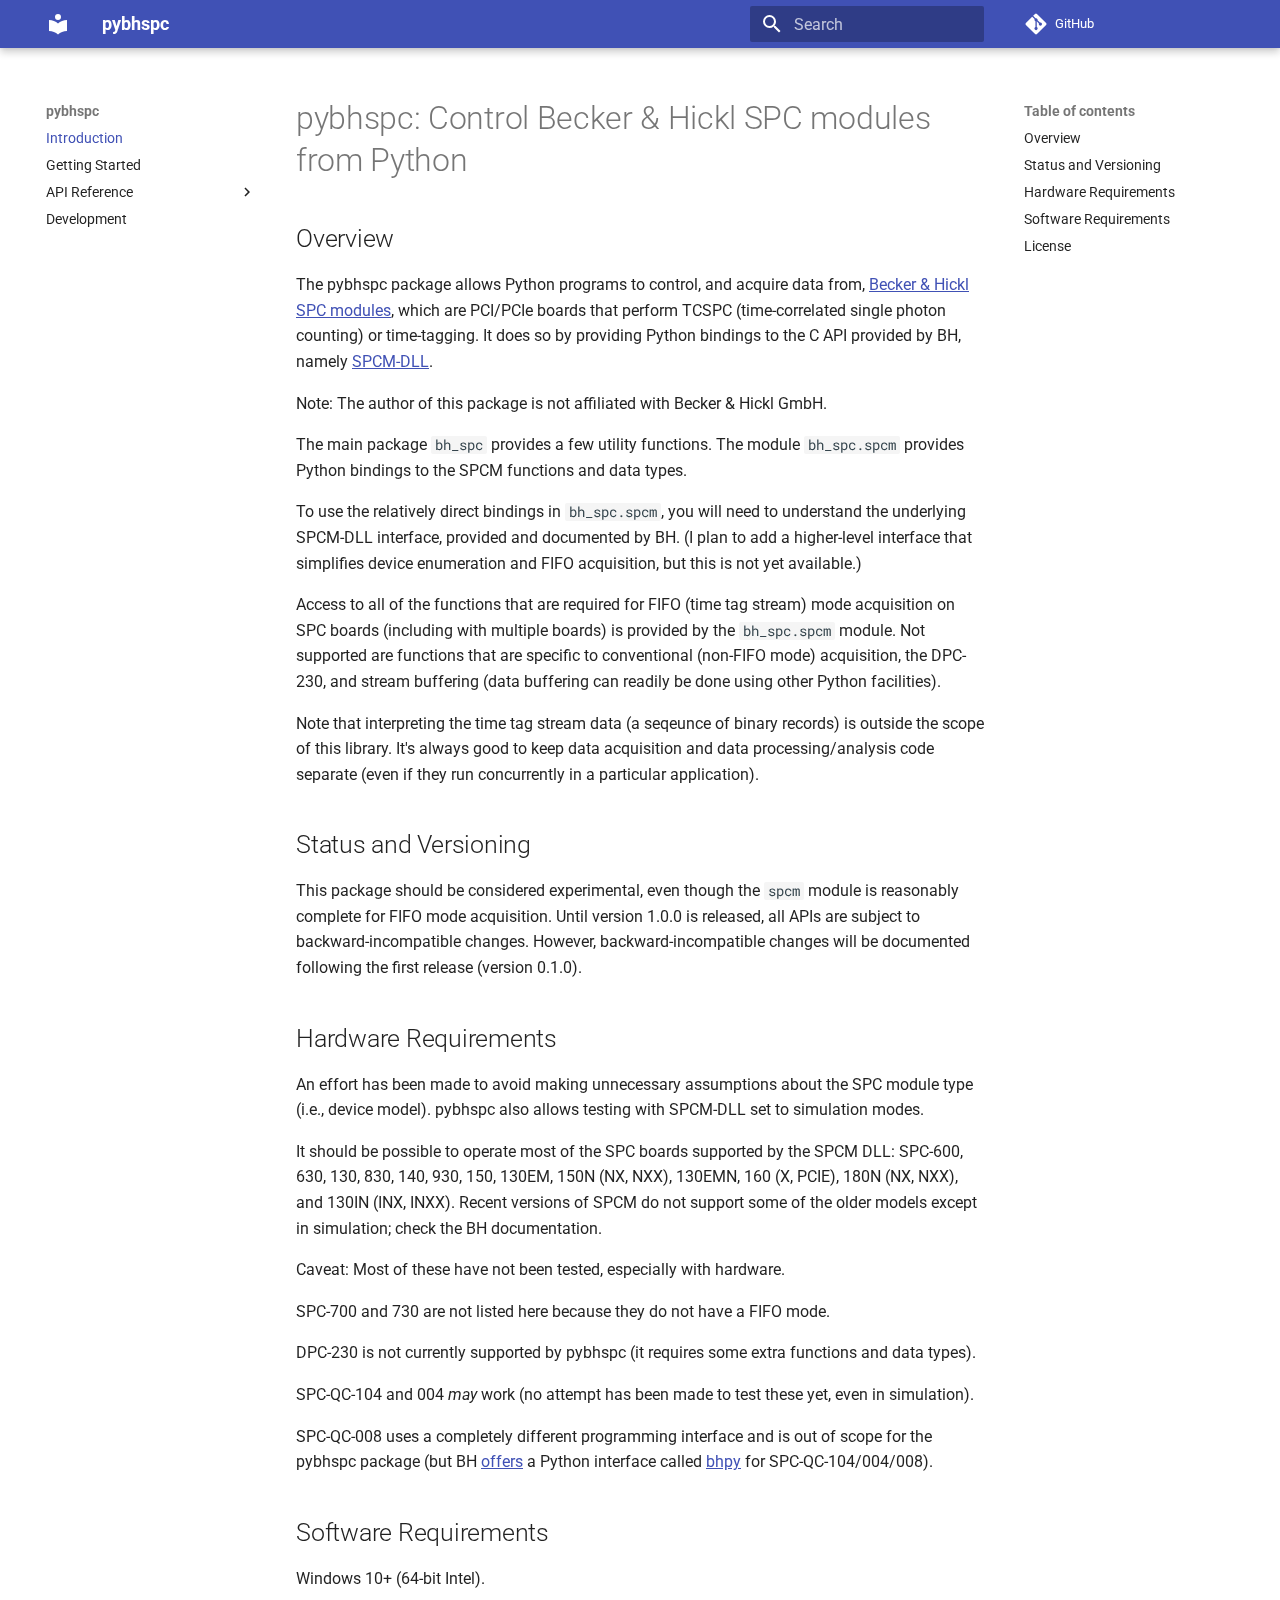
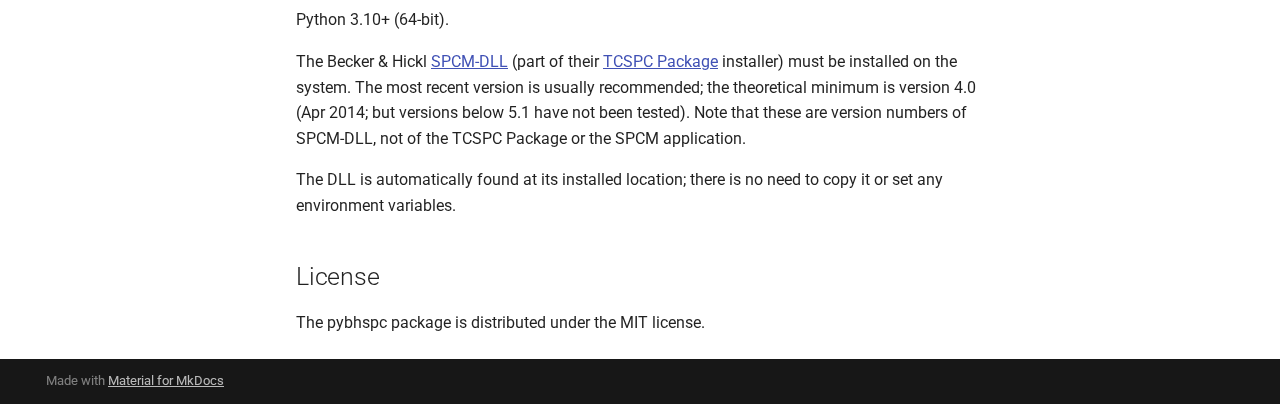
<file: index.html>
<!doctype html>
<html lang="en" class="no-js">
  <head>
    
      <meta charset="utf-8">
      <meta name="viewport" content="width=device-width,initial-scale=1">
      
      
      
      
      
        <link rel="next" href="getting_started/">
      
      
      <link rel="icon" href="assets/images/favicon.png">
      <meta name="generator" content="mkdocs-1.5.3, mkdocs-material-9.5.16">
    
    
      
        <title>pybhspc</title>
      
    
    
      <link rel="stylesheet" href="assets/stylesheets/main.bcfcd587.min.css">
      
      


    
    
      
    
    
      
        
        
        <link rel="preconnect" href="https://fonts.gstatic.com" crossorigin>
        <link rel="stylesheet" href="https://fonts.googleapis.com/css?family=Roboto:300,300i,400,400i,700,700i%7CRoboto+Mono:400,400i,700,700i&display=fallback">
        <style>:root{--md-text-font:"Roboto";--md-code-font:"Roboto Mono"}</style>
      
    
    
      <link rel="stylesheet" href="assets/_mkdocstrings.css">
    
      <link rel="stylesheet" href="stylesheets/extra.css">
    
    <script>__md_scope=new URL(".",location),__md_hash=e=>[...e].reduce((e,_)=>(e<<5)-e+_.charCodeAt(0),0),__md_get=(e,_=localStorage,t=__md_scope)=>JSON.parse(_.getItem(t.pathname+"."+e)),__md_set=(e,_,t=localStorage,a=__md_scope)=>{try{t.setItem(a.pathname+"."+e,JSON.stringify(_))}catch(e){}}</script>
    
      

    
    
    
  </head>
  
  
    <body dir="ltr">
  
    
    <input class="md-toggle" data-md-toggle="drawer" type="checkbox" id="__drawer" autocomplete="off">
    <input class="md-toggle" data-md-toggle="search" type="checkbox" id="__search" autocomplete="off">
    <label class="md-overlay" for="__drawer"></label>
    <div data-md-component="skip">
      
        
        <a href="#pybhspc-control-becker-hickl-spc-modules-from-python" class="md-skip">
          Skip to content
        </a>
      
    </div>
    <div data-md-component="announce">
      
    </div>
    
    
      

  

<header class="md-header md-header--shadow" data-md-component="header">
  <nav class="md-header__inner md-grid" aria-label="Header">
    <a href="." title="pybhspc" class="md-header__button md-logo" aria-label="pybhspc" data-md-component="logo">
      
  
  <svg xmlns="http://www.w3.org/2000/svg" viewBox="0 0 24 24"><path d="M12 8a3 3 0 0 0 3-3 3 3 0 0 0-3-3 3 3 0 0 0-3 3 3 3 0 0 0 3 3m0 3.54C9.64 9.35 6.5 8 3 8v11c3.5 0 6.64 1.35 9 3.54 2.36-2.19 5.5-3.54 9-3.54V8c-3.5 0-6.64 1.35-9 3.54Z"/></svg>

    </a>
    <label class="md-header__button md-icon" for="__drawer">
      
      <svg xmlns="http://www.w3.org/2000/svg" viewBox="0 0 24 24"><path d="M3 6h18v2H3V6m0 5h18v2H3v-2m0 5h18v2H3v-2Z"/></svg>
    </label>
    <div class="md-header__title" data-md-component="header-title">
      <div class="md-header__ellipsis">
        <div class="md-header__topic">
          <span class="md-ellipsis">
            pybhspc
          </span>
        </div>
        <div class="md-header__topic" data-md-component="header-topic">
          <span class="md-ellipsis">
            
              Introduction
            
          </span>
        </div>
      </div>
    </div>
    
    
      <script>var media,input,key,value,palette=__md_get("__palette");if(palette&&palette.color){"(prefers-color-scheme)"===palette.color.media&&(media=matchMedia("(prefers-color-scheme: light)"),input=document.querySelector(media.matches?"[data-md-color-media='(prefers-color-scheme: light)']":"[data-md-color-media='(prefers-color-scheme: dark)']"),palette.color.media=input.getAttribute("data-md-color-media"),palette.color.scheme=input.getAttribute("data-md-color-scheme"),palette.color.primary=input.getAttribute("data-md-color-primary"),palette.color.accent=input.getAttribute("data-md-color-accent"));for([key,value]of Object.entries(palette.color))document.body.setAttribute("data-md-color-"+key,value)}</script>
    
    
    
      <label class="md-header__button md-icon" for="__search">
        
        <svg xmlns="http://www.w3.org/2000/svg" viewBox="0 0 24 24"><path d="M9.5 3A6.5 6.5 0 0 1 16 9.5c0 1.61-.59 3.09-1.56 4.23l.27.27h.79l5 5-1.5 1.5-5-5v-.79l-.27-.27A6.516 6.516 0 0 1 9.5 16 6.5 6.5 0 0 1 3 9.5 6.5 6.5 0 0 1 9.5 3m0 2C7 5 5 7 5 9.5S7 14 9.5 14 14 12 14 9.5 12 5 9.5 5Z"/></svg>
      </label>
      <div class="md-search" data-md-component="search" role="dialog">
  <label class="md-search__overlay" for="__search"></label>
  <div class="md-search__inner" role="search">
    <form class="md-search__form" name="search">
      <input type="text" class="md-search__input" name="query" aria-label="Search" placeholder="Search" autocapitalize="off" autocorrect="off" autocomplete="off" spellcheck="false" data-md-component="search-query" required>
      <label class="md-search__icon md-icon" for="__search">
        
        <svg xmlns="http://www.w3.org/2000/svg" viewBox="0 0 24 24"><path d="M9.5 3A6.5 6.5 0 0 1 16 9.5c0 1.61-.59 3.09-1.56 4.23l.27.27h.79l5 5-1.5 1.5-5-5v-.79l-.27-.27A6.516 6.516 0 0 1 9.5 16 6.5 6.5 0 0 1 3 9.5 6.5 6.5 0 0 1 9.5 3m0 2C7 5 5 7 5 9.5S7 14 9.5 14 14 12 14 9.5 12 5 9.5 5Z"/></svg>
        
        <svg xmlns="http://www.w3.org/2000/svg" viewBox="0 0 24 24"><path d="M20 11v2H8l5.5 5.5-1.42 1.42L4.16 12l7.92-7.92L13.5 5.5 8 11h12Z"/></svg>
      </label>
      <nav class="md-search__options" aria-label="Search">
        
        <button type="reset" class="md-search__icon md-icon" title="Clear" aria-label="Clear" tabindex="-1">
          
          <svg xmlns="http://www.w3.org/2000/svg" viewBox="0 0 24 24"><path d="M19 6.41 17.59 5 12 10.59 6.41 5 5 6.41 10.59 12 5 17.59 6.41 19 12 13.41 17.59 19 19 17.59 13.41 12 19 6.41Z"/></svg>
        </button>
      </nav>
      
    </form>
    <div class="md-search__output">
      <div class="md-search__scrollwrap" data-md-scrollfix>
        <div class="md-search-result" data-md-component="search-result">
          <div class="md-search-result__meta">
            Initializing search
          </div>
          <ol class="md-search-result__list" role="presentation"></ol>
        </div>
      </div>
    </div>
  </div>
</div>
    
    
      <div class="md-header__source">
        <a href="https://github.com/marktsuchida/pybhspc" title="Go to repository" class="md-source" data-md-component="source">
  <div class="md-source__icon md-icon">
    
    <svg xmlns="http://www.w3.org/2000/svg" viewBox="0 0 448 512"><!--! Font Awesome Free 6.5.1 by @fontawesome - https://fontawesome.com License - https://fontawesome.com/license/free (Icons: CC BY 4.0, Fonts: SIL OFL 1.1, Code: MIT License) Copyright 2023 Fonticons, Inc.--><path d="M439.55 236.05 244 40.45a28.87 28.87 0 0 0-40.81 0l-40.66 40.63 51.52 51.52c27.06-9.14 52.68 16.77 43.39 43.68l49.66 49.66c34.23-11.8 61.18 31 35.47 56.69-26.49 26.49-70.21-2.87-56-37.34L240.22 199v121.85c25.3 12.54 22.26 41.85 9.08 55a34.34 34.34 0 0 1-48.55 0c-17.57-17.6-11.07-46.91 11.25-56v-123c-20.8-8.51-24.6-30.74-18.64-45L142.57 101 8.45 235.14a28.86 28.86 0 0 0 0 40.81l195.61 195.6a28.86 28.86 0 0 0 40.8 0l194.69-194.69a28.86 28.86 0 0 0 0-40.81z"/></svg>
  </div>
  <div class="md-source__repository">
    GitHub
  </div>
</a>
      </div>
    
  </nav>
  
</header>
    
    <div class="md-container" data-md-component="container">
      
      
        
          
        
      
      <main class="md-main" data-md-component="main">
        <div class="md-main__inner md-grid">
          
            
              
              <div class="md-sidebar md-sidebar--primary" data-md-component="sidebar" data-md-type="navigation" >
                <div class="md-sidebar__scrollwrap">
                  <div class="md-sidebar__inner">
                    



<nav class="md-nav md-nav--primary" aria-label="Navigation" data-md-level="0">
  <label class="md-nav__title" for="__drawer">
    <a href="." title="pybhspc" class="md-nav__button md-logo" aria-label="pybhspc" data-md-component="logo">
      
  
  <svg xmlns="http://www.w3.org/2000/svg" viewBox="0 0 24 24"><path d="M12 8a3 3 0 0 0 3-3 3 3 0 0 0-3-3 3 3 0 0 0-3 3 3 3 0 0 0 3 3m0 3.54C9.64 9.35 6.5 8 3 8v11c3.5 0 6.64 1.35 9 3.54 2.36-2.19 5.5-3.54 9-3.54V8c-3.5 0-6.64 1.35-9 3.54Z"/></svg>

    </a>
    pybhspc
  </label>
  
    <div class="md-nav__source">
      <a href="https://github.com/marktsuchida/pybhspc" title="Go to repository" class="md-source" data-md-component="source">
  <div class="md-source__icon md-icon">
    
    <svg xmlns="http://www.w3.org/2000/svg" viewBox="0 0 448 512"><!--! Font Awesome Free 6.5.1 by @fontawesome - https://fontawesome.com License - https://fontawesome.com/license/free (Icons: CC BY 4.0, Fonts: SIL OFL 1.1, Code: MIT License) Copyright 2023 Fonticons, Inc.--><path d="M439.55 236.05 244 40.45a28.87 28.87 0 0 0-40.81 0l-40.66 40.63 51.52 51.52c27.06-9.14 52.68 16.77 43.39 43.68l49.66 49.66c34.23-11.8 61.18 31 35.47 56.69-26.49 26.49-70.21-2.87-56-37.34L240.22 199v121.85c25.3 12.54 22.26 41.85 9.08 55a34.34 34.34 0 0 1-48.55 0c-17.57-17.6-11.07-46.91 11.25-56v-123c-20.8-8.51-24.6-30.74-18.64-45L142.57 101 8.45 235.14a28.86 28.86 0 0 0 0 40.81l195.61 195.6a28.86 28.86 0 0 0 40.8 0l194.69-194.69a28.86 28.86 0 0 0 0-40.81z"/></svg>
  </div>
  <div class="md-source__repository">
    GitHub
  </div>
</a>
    </div>
  
  <ul class="md-nav__list" data-md-scrollfix>
    
      
      
  
  
    
  
  
  
    <li class="md-nav__item md-nav__item--active">
      
      <input class="md-nav__toggle md-toggle" type="checkbox" id="__toc">
      
      
        
      
      
        <label class="md-nav__link md-nav__link--active" for="__toc">
          
  
  <span class="md-ellipsis">
    Introduction
  </span>
  

          <span class="md-nav__icon md-icon"></span>
        </label>
      
      <a href="." class="md-nav__link md-nav__link--active">
        
  
  <span class="md-ellipsis">
    Introduction
  </span>
  

      </a>
      
        

<nav class="md-nav md-nav--secondary" aria-label="Table of contents">
  
  
  
    
  
  
    <label class="md-nav__title" for="__toc">
      <span class="md-nav__icon md-icon"></span>
      Table of contents
    </label>
    <ul class="md-nav__list" data-md-component="toc" data-md-scrollfix>
      
        <li class="md-nav__item">
  <a href="#overview" class="md-nav__link">
    <span class="md-ellipsis">
      Overview
    </span>
  </a>
  
</li>
      
        <li class="md-nav__item">
  <a href="#status-and-versioning" class="md-nav__link">
    <span class="md-ellipsis">
      Status and Versioning
    </span>
  </a>
  
</li>
      
        <li class="md-nav__item">
  <a href="#hardware-requirements" class="md-nav__link">
    <span class="md-ellipsis">
      Hardware Requirements
    </span>
  </a>
  
</li>
      
        <li class="md-nav__item">
  <a href="#software-requirements" class="md-nav__link">
    <span class="md-ellipsis">
      Software Requirements
    </span>
  </a>
  
</li>
      
        <li class="md-nav__item">
  <a href="#license" class="md-nav__link">
    <span class="md-ellipsis">
      License
    </span>
  </a>
  
</li>
      
    </ul>
  
</nav>
      
    </li>
  

    
      
      
  
  
  
  
    <li class="md-nav__item">
      <a href="getting_started/" class="md-nav__link">
        
  
  <span class="md-ellipsis">
    Getting Started
  </span>
  

      </a>
    </li>
  

    
      
      
  
  
  
  
    
    
    
    
    <li class="md-nav__item md-nav__item--nested">
      
        
        
        <input class="md-nav__toggle md-toggle " type="checkbox" id="__nav_3" >
        
          
          <label class="md-nav__link" for="__nav_3" id="__nav_3_label" tabindex="0">
            
  
  <span class="md-ellipsis">
    API Reference
  </span>
  

            <span class="md-nav__icon md-icon"></span>
          </label>
        
        <nav class="md-nav" data-md-level="1" aria-labelledby="__nav_3_label" aria-expanded="false">
          <label class="md-nav__title" for="__nav_3">
            <span class="md-nav__icon md-icon"></span>
            API Reference
          </label>
          <ul class="md-nav__list" data-md-scrollfix>
            
              
                
  
  
  
  
    <li class="md-nav__item">
      <a href="api/" class="md-nav__link">
        
  
  <span class="md-ellipsis">
    bh_spc package
  </span>
  

      </a>
    </li>
  

              
            
              
                
  
  
  
  
    <li class="md-nav__item">
      <a href="api_spcm/" class="md-nav__link">
        
  
  <span class="md-ellipsis">
    bh_spc.spcm module
  </span>
  

      </a>
    </li>
  

              
            
          </ul>
        </nav>
      
    </li>
  

    
      
      
  
  
  
  
    <li class="md-nav__item">
      <a href="development/" class="md-nav__link">
        
  
  <span class="md-ellipsis">
    Development
  </span>
  

      </a>
    </li>
  

    
  </ul>
</nav>
                  </div>
                </div>
              </div>
            
            
              
              <div class="md-sidebar md-sidebar--secondary" data-md-component="sidebar" data-md-type="toc" >
                <div class="md-sidebar__scrollwrap">
                  <div class="md-sidebar__inner">
                    

<nav class="md-nav md-nav--secondary" aria-label="Table of contents">
  
  
  
    
  
  
    <label class="md-nav__title" for="__toc">
      <span class="md-nav__icon md-icon"></span>
      Table of contents
    </label>
    <ul class="md-nav__list" data-md-component="toc" data-md-scrollfix>
      
        <li class="md-nav__item">
  <a href="#overview" class="md-nav__link">
    <span class="md-ellipsis">
      Overview
    </span>
  </a>
  
</li>
      
        <li class="md-nav__item">
  <a href="#status-and-versioning" class="md-nav__link">
    <span class="md-ellipsis">
      Status and Versioning
    </span>
  </a>
  
</li>
      
        <li class="md-nav__item">
  <a href="#hardware-requirements" class="md-nav__link">
    <span class="md-ellipsis">
      Hardware Requirements
    </span>
  </a>
  
</li>
      
        <li class="md-nav__item">
  <a href="#software-requirements" class="md-nav__link">
    <span class="md-ellipsis">
      Software Requirements
    </span>
  </a>
  
</li>
      
        <li class="md-nav__item">
  <a href="#license" class="md-nav__link">
    <span class="md-ellipsis">
      License
    </span>
  </a>
  
</li>
      
    </ul>
  
</nav>
                  </div>
                </div>
              </div>
            
          
          
            <div class="md-content" data-md-component="content">
              <article class="md-content__inner md-typeset">
                
                  

  
  


<!--
This file is part of pybhspc
Copyright 2024 Board of Regents of the University of Wisconsin System
SPDX-License-Identifier: MIT
-->

<h1 id="pybhspc-control-becker-hickl-spc-modules-from-python">pybhspc: Control Becker &amp; Hickl SPC modules from Python</h1>
<!-- BEGIN INCLUDE ../README.md '&lt;!-- begin-intro-docs --&gt;' '&lt;!-- end-intro-docs --&gt;' -->

<h2 id="overview">Overview</h2>
<p>The pybhspc package allows Python programs to control, and acquire data from,
<a href="https://www.becker-hickl.com/">Becker &amp; Hickl</a> <a href="https://www.becker-hickl.com/products/category/tscpc-flim-time-tagging/">SPC modules</a>, which are PCI/PCIe boards that
perform TCSPC (time-correlated single photon counting) or time-tagging. It does
so by providing Python bindings to the C API provided by BH, namely
<a href="https://www.becker-hickl.com/products/dll-for-spc-and-dpc-modules/">SPCM-DLL</a>.</p>
<p>Note: The author of this package is not affiliated with Becker &amp; Hickl GmbH.</p>
<p>The main package <code>bh_spc</code> provides a few utility functions. The module
<code>bh_spc.spcm</code> provides Python bindings to the SPCM functions and data types.</p>
<p>To use the relatively direct bindings in <code>bh_spc.spcm</code>, you will need to
understand the underlying SPCM-DLL interface, provided and documented by BH.
(I plan to add a higher-level interface that simplifies device enumeration and
FIFO acquisition, but this is not yet available.)</p>
<p>Access to all of the functions that are required for FIFO (time tag stream)
mode acquisition on SPC boards (including with multiple boards) is provided by
the <code>bh_spc.spcm</code> module. Not supported are functions that are specific to
conventional (non-FIFO mode) acquisition, the DPC-230, and stream buffering
(data buffering can readily be done using other Python facilities).</p>
<p>Note that interpreting the time tag stream data (a seqeunce of binary records)
is outside the scope of this library. It's always good to keep data acquisition
and data processing/analysis code separate (even if they run concurrently in a
particular application).</p>
<h2 id="status-and-versioning">Status and Versioning</h2>
<p>This package should be considered experimental, even though the <code>spcm</code> module
is reasonably complete for FIFO mode acquisition. Until version 1.0.0 is
released, all APIs are subject to backward-incompatible changes. However,
backward-incompatible changes will be documented following the first release
(version 0.1.0).</p>
<h2 id="hardware-requirements">Hardware Requirements</h2>
<p>An effort has been made to avoid making unnecessary assumptions about the SPC
module type (i.e., device model). pybhspc also allows testing with SPCM-DLL set
to simulation modes.</p>
<p>It should be possible to operate most of the SPC boards supported by the SPCM
DLL: SPC-600, 630, 130, 830, 140, 930, 150, 130EM, 150N (NX, NXX), 130EMN, 160
(X, PCIE), 180N (NX, NXX), and 130IN (INX, INXX). Recent versions of SPCM do
not support some of the older models except in simulation; check the BH
documentation.</p>
<p>Caveat: Most of these have not been tested, especially with hardware.</p>
<p>SPC-700 and 730 are not listed here because they do not have a FIFO mode.</p>
<p>DPC-230 is not currently supported by pybhspc (it requires some extra functions
and data types).</p>
<p>SPC-QC-104 and 004 <em>may</em> work (no attempt has been made to test these yet, even
in simulation).</p>
<p>SPC-QC-008 uses a completely different programming interface and is out of
scope for the pybhspc package (but BH
<a href="https://www.becker-hickl.com/products/bhpy/">offers</a> a Python interface called
<a href="https://pypi.org/project/bhpy/">bhpy</a> for SPC-QC-104/004/008).</p>
<h2 id="software-requirements">Software Requirements</h2>
<p>Windows 10+ (64-bit Intel).</p>
<p>Python 3.10+ (64-bit).</p>
<p>The Becker &amp; Hickl <a href="https://www.becker-hickl.com/products/dll-for-spc-and-dpc-modules/">SPCM-DLL</a> (part of their <a href="https://www.becker-hickl.com/products/tcspc-package/">TCSPC
Package</a> installer) must be installed on the system. The most
recent version is usually recommended; the theoretical minimum is version 4.0
(Apr 2014; but versions below 5.1 have not been tested). Note that these are
version numbers of SPCM-DLL, not of the TCSPC Package or the SPCM application.</p>
<p>The DLL is automatically found at its installed location; there is no need to
copy it or set any environment variables.</p>
<h2 id="license">License</h2>
<p>The pybhspc package is distributed under the MIT license.</p>
<!-- END INCLUDE -->












                
              </article>
            </div>
          
          
<script>var target=document.getElementById(location.hash.slice(1));target&&target.name&&(target.checked=target.name.startsWith("__tabbed_"))</script>
        </div>
        
      </main>
      
        <footer class="md-footer">
  
  <div class="md-footer-meta md-typeset">
    <div class="md-footer-meta__inner md-grid">
      <div class="md-copyright">
  
  
    Made with
    <a href="https://squidfunk.github.io/mkdocs-material/" target="_blank" rel="noopener">
      Material for MkDocs
    </a>
  
</div>
      
    </div>
  </div>
</footer>
      
    </div>
    <div class="md-dialog" data-md-component="dialog">
      <div class="md-dialog__inner md-typeset"></div>
    </div>
    
    
    <script id="__config" type="application/json">{"base": ".", "features": [], "search": "assets/javascripts/workers/search.b8dbb3d2.min.js", "translations": {"clipboard.copied": "Copied to clipboard", "clipboard.copy": "Copy to clipboard", "search.result.more.one": "1 more on this page", "search.result.more.other": "# more on this page", "search.result.none": "No matching documents", "search.result.one": "1 matching document", "search.result.other": "# matching documents", "search.result.placeholder": "Type to start searching", "search.result.term.missing": "Missing", "select.version": "Select version"}}</script>
    
    
      <script src="assets/javascripts/bundle.bd41221c.min.js"></script>
      
    
  </body>
</html>
</file>
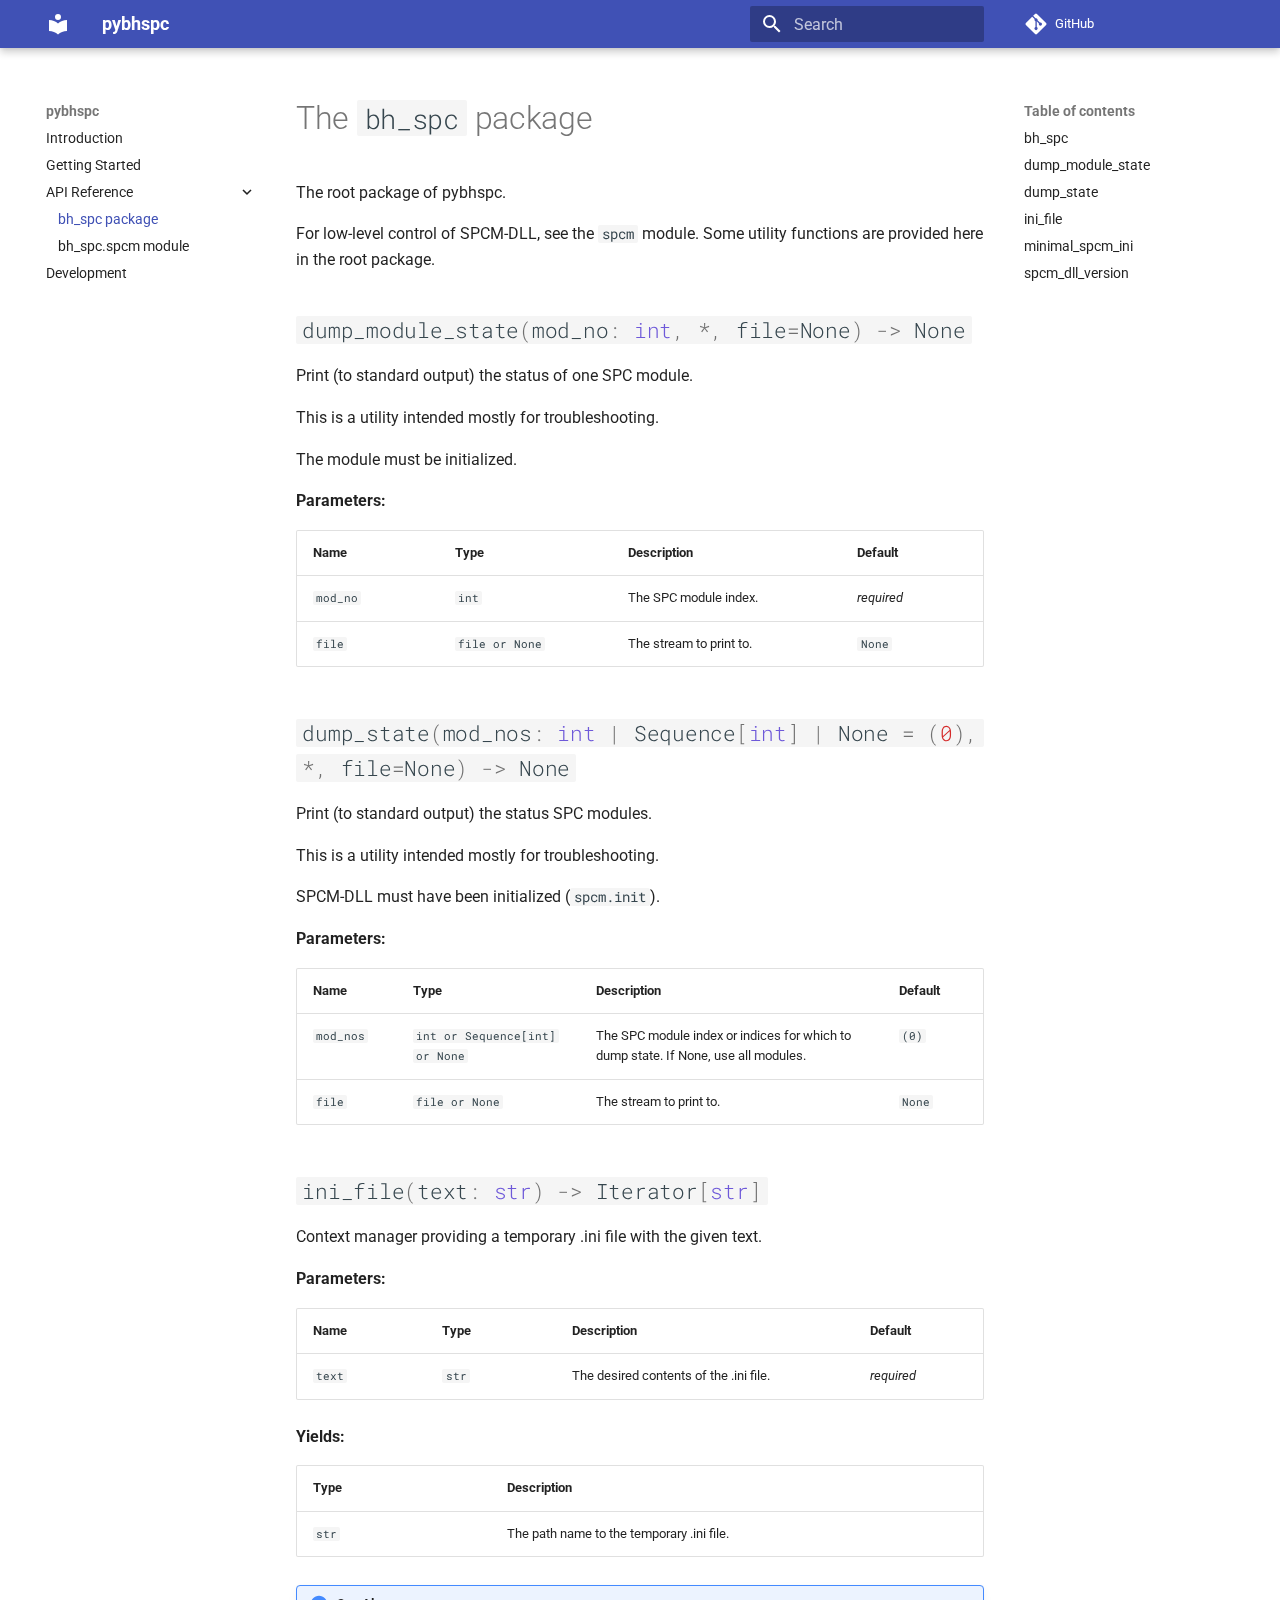
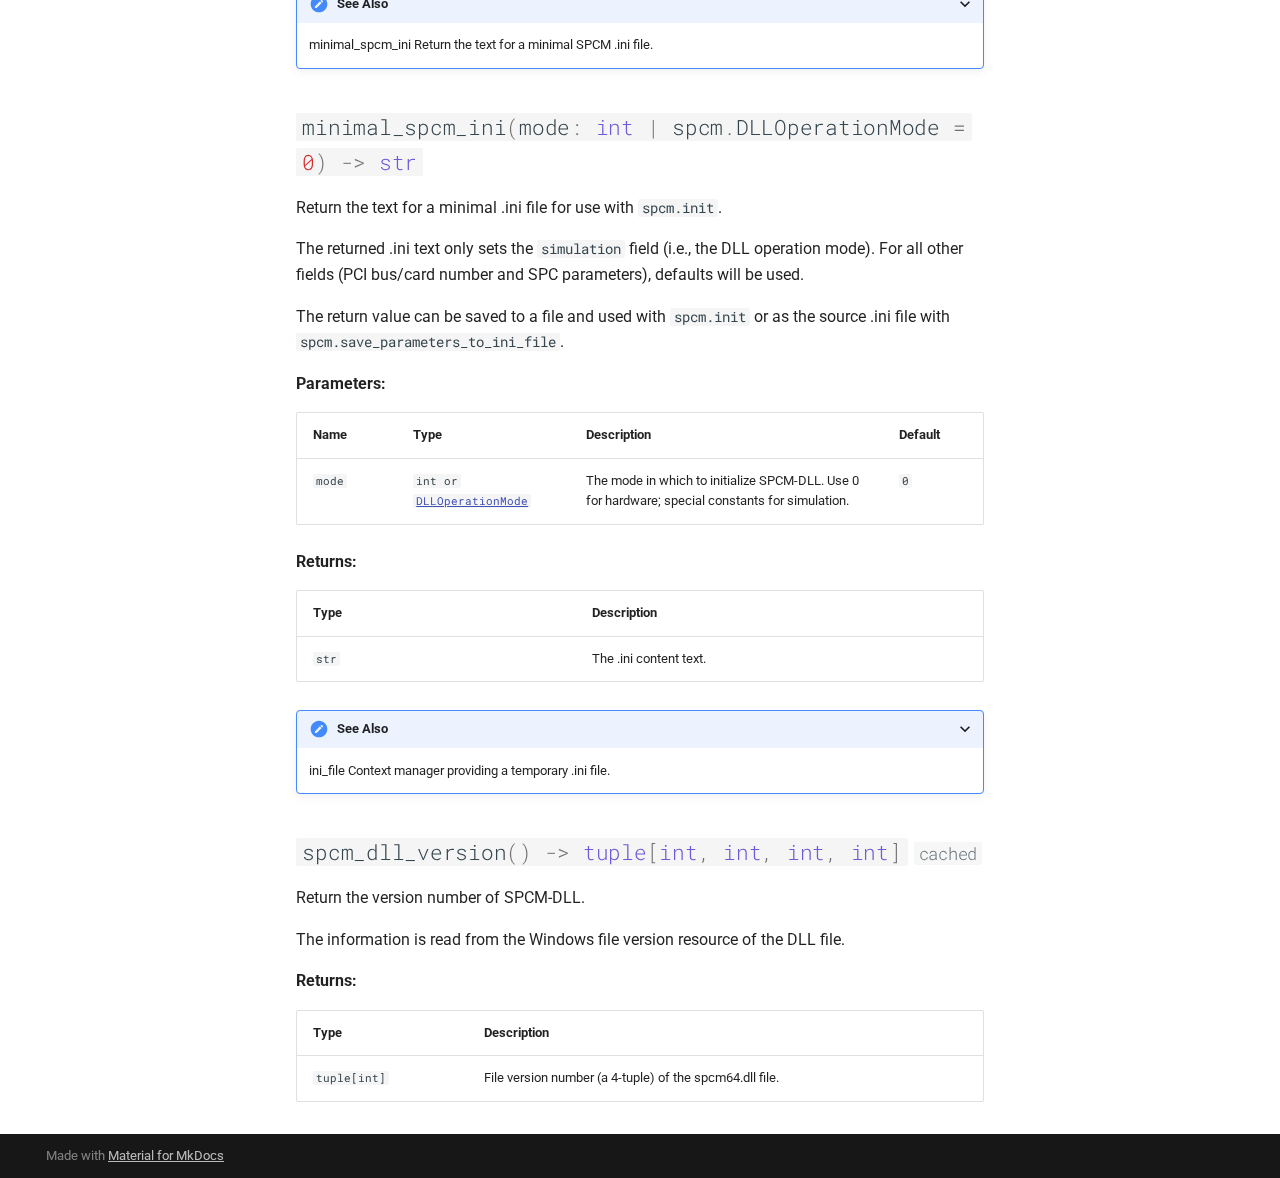
<file: api/index.html>
<!doctype html>
<html lang="en" class="no-js">
  <head>
    
      <meta charset="utf-8">
      <meta name="viewport" content="width=device-width,initial-scale=1">
      
      
      
      
        <link rel="prev" href="../getting_started/">
      
      
        <link rel="next" href="../api_spcm/">
      
      
      <link rel="icon" href="../assets/images/favicon.png">
      <meta name="generator" content="mkdocs-1.5.3, mkdocs-material-9.5.16">
    
    
      
        <title>bh_spc package - pybhspc</title>
      
    
    
      <link rel="stylesheet" href="../assets/stylesheets/main.bcfcd587.min.css">
      
      


    
    
      
    
    
      
        
        
        <link rel="preconnect" href="https://fonts.gstatic.com" crossorigin>
        <link rel="stylesheet" href="https://fonts.googleapis.com/css?family=Roboto:300,300i,400,400i,700,700i%7CRoboto+Mono:400,400i,700,700i&display=fallback">
        <style>:root{--md-text-font:"Roboto";--md-code-font:"Roboto Mono"}</style>
      
    
    
      <link rel="stylesheet" href="../assets/_mkdocstrings.css">
    
      <link rel="stylesheet" href="../stylesheets/extra.css">
    
    <script>__md_scope=new URL("..",location),__md_hash=e=>[...e].reduce((e,_)=>(e<<5)-e+_.charCodeAt(0),0),__md_get=(e,_=localStorage,t=__md_scope)=>JSON.parse(_.getItem(t.pathname+"."+e)),__md_set=(e,_,t=localStorage,a=__md_scope)=>{try{t.setItem(a.pathname+"."+e,JSON.stringify(_))}catch(e){}}</script>
    
      

    
    
    
  </head>
  
  
    <body dir="ltr">
  
    
    <input class="md-toggle" data-md-toggle="drawer" type="checkbox" id="__drawer" autocomplete="off">
    <input class="md-toggle" data-md-toggle="search" type="checkbox" id="__search" autocomplete="off">
    <label class="md-overlay" for="__drawer"></label>
    <div data-md-component="skip">
      
        
        <a href="#the-bh_spc-package" class="md-skip">
          Skip to content
        </a>
      
    </div>
    <div data-md-component="announce">
      
    </div>
    
    
      

  

<header class="md-header md-header--shadow" data-md-component="header">
  <nav class="md-header__inner md-grid" aria-label="Header">
    <a href=".." title="pybhspc" class="md-header__button md-logo" aria-label="pybhspc" data-md-component="logo">
      
  
  <svg xmlns="http://www.w3.org/2000/svg" viewBox="0 0 24 24"><path d="M12 8a3 3 0 0 0 3-3 3 3 0 0 0-3-3 3 3 0 0 0-3 3 3 3 0 0 0 3 3m0 3.54C9.64 9.35 6.5 8 3 8v11c3.5 0 6.64 1.35 9 3.54 2.36-2.19 5.5-3.54 9-3.54V8c-3.5 0-6.64 1.35-9 3.54Z"/></svg>

    </a>
    <label class="md-header__button md-icon" for="__drawer">
      
      <svg xmlns="http://www.w3.org/2000/svg" viewBox="0 0 24 24"><path d="M3 6h18v2H3V6m0 5h18v2H3v-2m0 5h18v2H3v-2Z"/></svg>
    </label>
    <div class="md-header__title" data-md-component="header-title">
      <div class="md-header__ellipsis">
        <div class="md-header__topic">
          <span class="md-ellipsis">
            pybhspc
          </span>
        </div>
        <div class="md-header__topic" data-md-component="header-topic">
          <span class="md-ellipsis">
            
              bh_spc package
            
          </span>
        </div>
      </div>
    </div>
    
    
      <script>var media,input,key,value,palette=__md_get("__palette");if(palette&&palette.color){"(prefers-color-scheme)"===palette.color.media&&(media=matchMedia("(prefers-color-scheme: light)"),input=document.querySelector(media.matches?"[data-md-color-media='(prefers-color-scheme: light)']":"[data-md-color-media='(prefers-color-scheme: dark)']"),palette.color.media=input.getAttribute("data-md-color-media"),palette.color.scheme=input.getAttribute("data-md-color-scheme"),palette.color.primary=input.getAttribute("data-md-color-primary"),palette.color.accent=input.getAttribute("data-md-color-accent"));for([key,value]of Object.entries(palette.color))document.body.setAttribute("data-md-color-"+key,value)}</script>
    
    
    
      <label class="md-header__button md-icon" for="__search">
        
        <svg xmlns="http://www.w3.org/2000/svg" viewBox="0 0 24 24"><path d="M9.5 3A6.5 6.5 0 0 1 16 9.5c0 1.61-.59 3.09-1.56 4.23l.27.27h.79l5 5-1.5 1.5-5-5v-.79l-.27-.27A6.516 6.516 0 0 1 9.5 16 6.5 6.5 0 0 1 3 9.5 6.5 6.5 0 0 1 9.5 3m0 2C7 5 5 7 5 9.5S7 14 9.5 14 14 12 14 9.5 12 5 9.5 5Z"/></svg>
      </label>
      <div class="md-search" data-md-component="search" role="dialog">
  <label class="md-search__overlay" for="__search"></label>
  <div class="md-search__inner" role="search">
    <form class="md-search__form" name="search">
      <input type="text" class="md-search__input" name="query" aria-label="Search" placeholder="Search" autocapitalize="off" autocorrect="off" autocomplete="off" spellcheck="false" data-md-component="search-query" required>
      <label class="md-search__icon md-icon" for="__search">
        
        <svg xmlns="http://www.w3.org/2000/svg" viewBox="0 0 24 24"><path d="M9.5 3A6.5 6.5 0 0 1 16 9.5c0 1.61-.59 3.09-1.56 4.23l.27.27h.79l5 5-1.5 1.5-5-5v-.79l-.27-.27A6.516 6.516 0 0 1 9.5 16 6.5 6.5 0 0 1 3 9.5 6.5 6.5 0 0 1 9.5 3m0 2C7 5 5 7 5 9.5S7 14 9.5 14 14 12 14 9.5 12 5 9.5 5Z"/></svg>
        
        <svg xmlns="http://www.w3.org/2000/svg" viewBox="0 0 24 24"><path d="M20 11v2H8l5.5 5.5-1.42 1.42L4.16 12l7.92-7.92L13.5 5.5 8 11h12Z"/></svg>
      </label>
      <nav class="md-search__options" aria-label="Search">
        
        <button type="reset" class="md-search__icon md-icon" title="Clear" aria-label="Clear" tabindex="-1">
          
          <svg xmlns="http://www.w3.org/2000/svg" viewBox="0 0 24 24"><path d="M19 6.41 17.59 5 12 10.59 6.41 5 5 6.41 10.59 12 5 17.59 6.41 19 12 13.41 17.59 19 19 17.59 13.41 12 19 6.41Z"/></svg>
        </button>
      </nav>
      
    </form>
    <div class="md-search__output">
      <div class="md-search__scrollwrap" data-md-scrollfix>
        <div class="md-search-result" data-md-component="search-result">
          <div class="md-search-result__meta">
            Initializing search
          </div>
          <ol class="md-search-result__list" role="presentation"></ol>
        </div>
      </div>
    </div>
  </div>
</div>
    
    
      <div class="md-header__source">
        <a href="https://github.com/marktsuchida/pybhspc" title="Go to repository" class="md-source" data-md-component="source">
  <div class="md-source__icon md-icon">
    
    <svg xmlns="http://www.w3.org/2000/svg" viewBox="0 0 448 512"><!--! Font Awesome Free 6.5.1 by @fontawesome - https://fontawesome.com License - https://fontawesome.com/license/free (Icons: CC BY 4.0, Fonts: SIL OFL 1.1, Code: MIT License) Copyright 2023 Fonticons, Inc.--><path d="M439.55 236.05 244 40.45a28.87 28.87 0 0 0-40.81 0l-40.66 40.63 51.52 51.52c27.06-9.14 52.68 16.77 43.39 43.68l49.66 49.66c34.23-11.8 61.18 31 35.47 56.69-26.49 26.49-70.21-2.87-56-37.34L240.22 199v121.85c25.3 12.54 22.26 41.85 9.08 55a34.34 34.34 0 0 1-48.55 0c-17.57-17.6-11.07-46.91 11.25-56v-123c-20.8-8.51-24.6-30.74-18.64-45L142.57 101 8.45 235.14a28.86 28.86 0 0 0 0 40.81l195.61 195.6a28.86 28.86 0 0 0 40.8 0l194.69-194.69a28.86 28.86 0 0 0 0-40.81z"/></svg>
  </div>
  <div class="md-source__repository">
    GitHub
  </div>
</a>
      </div>
    
  </nav>
  
</header>
    
    <div class="md-container" data-md-component="container">
      
      
        
          
        
      
      <main class="md-main" data-md-component="main">
        <div class="md-main__inner md-grid">
          
            
              
              <div class="md-sidebar md-sidebar--primary" data-md-component="sidebar" data-md-type="navigation" >
                <div class="md-sidebar__scrollwrap">
                  <div class="md-sidebar__inner">
                    



<nav class="md-nav md-nav--primary" aria-label="Navigation" data-md-level="0">
  <label class="md-nav__title" for="__drawer">
    <a href=".." title="pybhspc" class="md-nav__button md-logo" aria-label="pybhspc" data-md-component="logo">
      
  
  <svg xmlns="http://www.w3.org/2000/svg" viewBox="0 0 24 24"><path d="M12 8a3 3 0 0 0 3-3 3 3 0 0 0-3-3 3 3 0 0 0-3 3 3 3 0 0 0 3 3m0 3.54C9.64 9.35 6.5 8 3 8v11c3.5 0 6.64 1.35 9 3.54 2.36-2.19 5.5-3.54 9-3.54V8c-3.5 0-6.64 1.35-9 3.54Z"/></svg>

    </a>
    pybhspc
  </label>
  
    <div class="md-nav__source">
      <a href="https://github.com/marktsuchida/pybhspc" title="Go to repository" class="md-source" data-md-component="source">
  <div class="md-source__icon md-icon">
    
    <svg xmlns="http://www.w3.org/2000/svg" viewBox="0 0 448 512"><!--! Font Awesome Free 6.5.1 by @fontawesome - https://fontawesome.com License - https://fontawesome.com/license/free (Icons: CC BY 4.0, Fonts: SIL OFL 1.1, Code: MIT License) Copyright 2023 Fonticons, Inc.--><path d="M439.55 236.05 244 40.45a28.87 28.87 0 0 0-40.81 0l-40.66 40.63 51.52 51.52c27.06-9.14 52.68 16.77 43.39 43.68l49.66 49.66c34.23-11.8 61.18 31 35.47 56.69-26.49 26.49-70.21-2.87-56-37.34L240.22 199v121.85c25.3 12.54 22.26 41.85 9.08 55a34.34 34.34 0 0 1-48.55 0c-17.57-17.6-11.07-46.91 11.25-56v-123c-20.8-8.51-24.6-30.74-18.64-45L142.57 101 8.45 235.14a28.86 28.86 0 0 0 0 40.81l195.61 195.6a28.86 28.86 0 0 0 40.8 0l194.69-194.69a28.86 28.86 0 0 0 0-40.81z"/></svg>
  </div>
  <div class="md-source__repository">
    GitHub
  </div>
</a>
    </div>
  
  <ul class="md-nav__list" data-md-scrollfix>
    
      
      
  
  
  
  
    <li class="md-nav__item">
      <a href=".." class="md-nav__link">
        
  
  <span class="md-ellipsis">
    Introduction
  </span>
  

      </a>
    </li>
  

    
      
      
  
  
  
  
    <li class="md-nav__item">
      <a href="../getting_started/" class="md-nav__link">
        
  
  <span class="md-ellipsis">
    Getting Started
  </span>
  

      </a>
    </li>
  

    
      
      
  
  
    
  
  
  
    
    
    
    
    <li class="md-nav__item md-nav__item--active md-nav__item--nested">
      
        
        
        <input class="md-nav__toggle md-toggle " type="checkbox" id="__nav_3" checked>
        
          
          <label class="md-nav__link" for="__nav_3" id="__nav_3_label" tabindex="0">
            
  
  <span class="md-ellipsis">
    API Reference
  </span>
  

            <span class="md-nav__icon md-icon"></span>
          </label>
        
        <nav class="md-nav" data-md-level="1" aria-labelledby="__nav_3_label" aria-expanded="true">
          <label class="md-nav__title" for="__nav_3">
            <span class="md-nav__icon md-icon"></span>
            API Reference
          </label>
          <ul class="md-nav__list" data-md-scrollfix>
            
              
                
  
  
    
  
  
  
    <li class="md-nav__item md-nav__item--active">
      
      <input class="md-nav__toggle md-toggle" type="checkbox" id="__toc">
      
      
        
      
      
        <label class="md-nav__link md-nav__link--active" for="__toc">
          
  
  <span class="md-ellipsis">
    bh_spc package
  </span>
  

          <span class="md-nav__icon md-icon"></span>
        </label>
      
      <a href="./" class="md-nav__link md-nav__link--active">
        
  
  <span class="md-ellipsis">
    bh_spc package
  </span>
  

      </a>
      
        

<nav class="md-nav md-nav--secondary" aria-label="Table of contents">
  
  
  
    
  
  
    <label class="md-nav__title" for="__toc">
      <span class="md-nav__icon md-icon"></span>
      Table of contents
    </label>
    <ul class="md-nav__list" data-md-component="toc" data-md-scrollfix>
      
        <li class="md-nav__item">
  <a href="#bh_spc" class="md-nav__link">
    <span class="md-ellipsis">
      bh_spc
    </span>
  </a>
  
</li>
      
        <li class="md-nav__item">
  <a href="#bh_spc.dump_module_state" class="md-nav__link">
    <span class="md-ellipsis">
      dump_module_state
    </span>
  </a>
  
</li>
      
        <li class="md-nav__item">
  <a href="#bh_spc.dump_state" class="md-nav__link">
    <span class="md-ellipsis">
      dump_state
    </span>
  </a>
  
</li>
      
        <li class="md-nav__item">
  <a href="#bh_spc.ini_file" class="md-nav__link">
    <span class="md-ellipsis">
      ini_file
    </span>
  </a>
  
</li>
      
        <li class="md-nav__item">
  <a href="#bh_spc.minimal_spcm_ini" class="md-nav__link">
    <span class="md-ellipsis">
      minimal_spcm_ini
    </span>
  </a>
  
</li>
      
        <li class="md-nav__item">
  <a href="#bh_spc.spcm_dll_version" class="md-nav__link">
    <span class="md-ellipsis">
      spcm_dll_version
    </span>
  </a>
  
</li>
      
    </ul>
  
</nav>
      
    </li>
  

              
            
              
                
  
  
  
  
    <li class="md-nav__item">
      <a href="../api_spcm/" class="md-nav__link">
        
  
  <span class="md-ellipsis">
    bh_spc.spcm module
  </span>
  

      </a>
    </li>
  

              
            
          </ul>
        </nav>
      
    </li>
  

    
      
      
  
  
  
  
    <li class="md-nav__item">
      <a href="../development/" class="md-nav__link">
        
  
  <span class="md-ellipsis">
    Development
  </span>
  

      </a>
    </li>
  

    
  </ul>
</nav>
                  </div>
                </div>
              </div>
            
            
              
              <div class="md-sidebar md-sidebar--secondary" data-md-component="sidebar" data-md-type="toc" >
                <div class="md-sidebar__scrollwrap">
                  <div class="md-sidebar__inner">
                    

<nav class="md-nav md-nav--secondary" aria-label="Table of contents">
  
  
  
    
  
  
    <label class="md-nav__title" for="__toc">
      <span class="md-nav__icon md-icon"></span>
      Table of contents
    </label>
    <ul class="md-nav__list" data-md-component="toc" data-md-scrollfix>
      
        <li class="md-nav__item">
  <a href="#bh_spc" class="md-nav__link">
    <span class="md-ellipsis">
      bh_spc
    </span>
  </a>
  
</li>
      
        <li class="md-nav__item">
  <a href="#bh_spc.dump_module_state" class="md-nav__link">
    <span class="md-ellipsis">
      dump_module_state
    </span>
  </a>
  
</li>
      
        <li class="md-nav__item">
  <a href="#bh_spc.dump_state" class="md-nav__link">
    <span class="md-ellipsis">
      dump_state
    </span>
  </a>
  
</li>
      
        <li class="md-nav__item">
  <a href="#bh_spc.ini_file" class="md-nav__link">
    <span class="md-ellipsis">
      ini_file
    </span>
  </a>
  
</li>
      
        <li class="md-nav__item">
  <a href="#bh_spc.minimal_spcm_ini" class="md-nav__link">
    <span class="md-ellipsis">
      minimal_spcm_ini
    </span>
  </a>
  
</li>
      
        <li class="md-nav__item">
  <a href="#bh_spc.spcm_dll_version" class="md-nav__link">
    <span class="md-ellipsis">
      spcm_dll_version
    </span>
  </a>
  
</li>
      
    </ul>
  
</nav>
                  </div>
                </div>
              </div>
            
          
          
            <div class="md-content" data-md-component="content">
              <article class="md-content__inner md-typeset">
                
                  

  
  


<!--
This file is part of pybhspc
Copyright 2024 Board of Regents of the University of Wisconsin System
SPDX-License-Identifier: MIT
-->

<h1 id="the-bh_spc-package">The <code>bh_spc</code> package</h1>


<div class="doc doc-object doc-module">



<a id="bh_spc"></a>
  <div class="doc doc-contents first">
  
      <p>The root package of pybhspc.</p>
<p>For low-level control of SPCM-DLL, see the <code>spcm</code> module. Some utility
functions are provided here in the root package.</p>

  

  <div class="doc doc-children">










<div class="doc doc-object doc-function">



<h2 id="bh_spc.dump_module_state" class="doc doc-heading">
          <code class="highlight language-python"><span class="n">dump_module_state</span><span class="p">(</span><span class="n">mod_no</span><span class="p">:</span> <span class="nb">int</span><span class="p">,</span> <span class="o">*</span><span class="p">,</span> <span class="n">file</span><span class="o">=</span><span class="kc">None</span><span class="p">)</span> <span class="o">-&gt;</span> <span class="kc">None</span></code>

</h2>


  <div class="doc doc-contents ">
  
      <p>Print (to standard output) the status of one SPC module.</p>
<p>This is a utility intended mostly for troubleshooting.</p>
<p>The module must be initialized.</p>



  <p><strong>Parameters:</strong></p>
  <table>
    <thead>
      <tr>
        <th>Name</th>
        <th>Type</th>
        <th>Description</th>
        <th>Default</th>
      </tr>
    </thead>
    <tbody>
        <tr>
          <td><code>mod_no</code></td>
          <td>
                <code>int</code>
          </td>
          <td>
            <div class="doc-md-description">
              <p>The SPC module index.</p>
            </div>
          </td>
          <td>
              <em>required</em>
          </td>
        </tr>
        <tr>
          <td><code>file</code></td>
          <td>
                <code>file or None</code>
          </td>
          <td>
            <div class="doc-md-description">
              <p>The stream to print to.</p>
            </div>
          </td>
          <td>
                <code>None</code>
          </td>
        </tr>
    </tbody>
  </table>

  </div>

</div>


<div class="doc doc-object doc-function">



<h2 id="bh_spc.dump_state" class="doc doc-heading">
          <code class="highlight language-python"><span class="n">dump_state</span><span class="p">(</span><span class="n">mod_nos</span><span class="p">:</span> <span class="nb">int</span> <span class="o">|</span> <span class="n">Sequence</span><span class="p">[</span><span class="nb">int</span><span class="p">]</span> <span class="o">|</span> <span class="kc">None</span> <span class="o">=</span> <span class="p">(</span><span class="mi">0</span><span class="p">),</span> <span class="o">*</span><span class="p">,</span> <span class="n">file</span><span class="o">=</span><span class="kc">None</span><span class="p">)</span> <span class="o">-&gt;</span> <span class="kc">None</span></code>

</h2>


  <div class="doc doc-contents ">
  
      <p>Print (to standard output) the status SPC modules.</p>
<p>This is a utility intended mostly for troubleshooting.</p>
<p>SPCM-DLL must have been initialized (<code>spcm.init</code>).</p>



  <p><strong>Parameters:</strong></p>
  <table>
    <thead>
      <tr>
        <th>Name</th>
        <th>Type</th>
        <th>Description</th>
        <th>Default</th>
      </tr>
    </thead>
    <tbody>
        <tr>
          <td><code>mod_nos</code></td>
          <td>
                <code>int or <span title="collections.abc.Sequence">Sequence</span>[int] or None</code>
          </td>
          <td>
            <div class="doc-md-description">
              <p>The SPC module index or indices for which to dump state. If None, use
all modules.</p>
            </div>
          </td>
          <td>
                <code>(0)</code>
          </td>
        </tr>
        <tr>
          <td><code>file</code></td>
          <td>
                <code>file or None</code>
          </td>
          <td>
            <div class="doc-md-description">
              <p>The stream to print to.</p>
            </div>
          </td>
          <td>
                <code>None</code>
          </td>
        </tr>
    </tbody>
  </table>

  </div>

</div>


<div class="doc doc-object doc-function">



<h2 id="bh_spc.ini_file" class="doc doc-heading">
          <code class="highlight language-python"><span class="n">ini_file</span><span class="p">(</span><span class="n">text</span><span class="p">:</span> <span class="nb">str</span><span class="p">)</span> <span class="o">-&gt;</span> <span class="n">Iterator</span><span class="p">[</span><span class="nb">str</span><span class="p">]</span></code>

</h2>


  <div class="doc doc-contents ">
  
      <p>Context manager providing a temporary .ini file with the given text.</p>



  <p><strong>Parameters:</strong></p>
  <table>
    <thead>
      <tr>
        <th>Name</th>
        <th>Type</th>
        <th>Description</th>
        <th>Default</th>
      </tr>
    </thead>
    <tbody>
        <tr>
          <td><code>text</code></td>
          <td>
                <code>str</code>
          </td>
          <td>
            <div class="doc-md-description">
              <p>The desired contents of the .ini file.</p>
            </div>
          </td>
          <td>
              <em>required</em>
          </td>
        </tr>
    </tbody>
  </table>



  <p><strong>Yields:</strong></p>
  <table>
    <thead>
      <tr>
        <th>Type</th>
        <th>Description</th>
      </tr>
    </thead>
    <tbody>
        <tr>
          <td>
                <code>str</code>
          </td>
          <td>
            <div class="doc-md-description">
              <p>The path name to the temporary .ini file.</p>
            </div>
          </td>
        </tr>
    </tbody>
  </table>

<details class="see-also" open>
  <summary>See Also</summary>
  <p>minimal_spcm_ini
    Return the text for a minimal SPCM .ini file.</p>
</details>
  </div>

</div>


<div class="doc doc-object doc-function">



<h2 id="bh_spc.minimal_spcm_ini" class="doc doc-heading">
          <code class="highlight language-python"><span class="n">minimal_spcm_ini</span><span class="p">(</span><span class="n">mode</span><span class="p">:</span> <span class="nb">int</span> <span class="o">|</span> <span class="n">spcm</span><span class="o">.</span><span class="n">DLLOperationMode</span> <span class="o">=</span> <span class="mi">0</span><span class="p">)</span> <span class="o">-&gt;</span> <span class="nb">str</span></code>

</h2>


  <div class="doc doc-contents ">
  
      <p>Return the text for a minimal .ini file for use with <code>spcm.init</code>.</p>
<p>The returned .ini text only sets the <code>simulation</code> field (i.e., the DLL
operation mode). For all other fields (PCI bus/card number and SPC
parameters), defaults will be used.</p>
<p>The return value can be saved to a file and used with <code>spcm.init</code> or as the
source .ini file with <code>spcm.save_parameters_to_ini_file</code>.</p>



  <p><strong>Parameters:</strong></p>
  <table>
    <thead>
      <tr>
        <th>Name</th>
        <th>Type</th>
        <th>Description</th>
        <th>Default</th>
      </tr>
    </thead>
    <tbody>
        <tr>
          <td><code>mode</code></td>
          <td>
                <code>int or <a class="autorefs autorefs-internal" title="bh_spc.spcm.DLLOperationMode" href="../api_spcm/#bh_spc.spcm.DLLOperationMode">DLLOperationMode</a></code>
          </td>
          <td>
            <div class="doc-md-description">
              <p>The mode in which to initialize SPCM-DLL. Use 0 for hardware; special
constants for simulation.</p>
            </div>
          </td>
          <td>
                <code>0</code>
          </td>
        </tr>
    </tbody>
  </table>



  <p><strong>Returns:</strong></p>
  <table>
    <thead>
      <tr>
        <th>Type</th>
        <th>Description</th>
      </tr>
    </thead>
    <tbody>
        <tr>
          <td>
                <code>str</code>
          </td>
          <td>
            <div class="doc-md-description">
              <p>The .ini content text.</p>
            </div>
          </td>
        </tr>
    </tbody>
  </table>

<details class="see-also" open>
  <summary>See Also</summary>
  <p>ini_file
    Context manager providing a temporary .ini file.</p>
</details>
  </div>

</div>


<div class="doc doc-object doc-function">



<h2 id="bh_spc.spcm_dll_version" class="doc doc-heading">
          <code class="highlight language-python"><span class="n">spcm_dll_version</span><span class="p">()</span> <span class="o">-&gt;</span> <span class="nb">tuple</span><span class="p">[</span><span class="nb">int</span><span class="p">,</span> <span class="nb">int</span><span class="p">,</span> <span class="nb">int</span><span class="p">,</span> <span class="nb">int</span><span class="p">]</span></code>
  
  <span class="doc doc-labels">
      <small class="doc doc-label doc-label-cached"><code>cached</code></small>
  </span>

</h2>


  <div class="doc doc-contents ">
  
      <p>Return the version number of SPCM-DLL.</p>
<p>The information is read from the Windows file version resource of the DLL
file.</p>



  <p><strong>Returns:</strong></p>
  <table>
    <thead>
      <tr>
        <th>Type</th>
        <th>Description</th>
      </tr>
    </thead>
    <tbody>
        <tr>
          <td>
                <code>tuple[int]</code>
          </td>
          <td>
            <div class="doc-md-description">
              <p>File version number (a 4-tuple) of the spcm64.dll file.</p>
            </div>
          </td>
        </tr>
    </tbody>
  </table>

  </div>

</div>



  </div>

  </div>

</div>












                
              </article>
            </div>
          
          
<script>var target=document.getElementById(location.hash.slice(1));target&&target.name&&(target.checked=target.name.startsWith("__tabbed_"))</script>
        </div>
        
      </main>
      
        <footer class="md-footer">
  
  <div class="md-footer-meta md-typeset">
    <div class="md-footer-meta__inner md-grid">
      <div class="md-copyright">
  
  
    Made with
    <a href="https://squidfunk.github.io/mkdocs-material/" target="_blank" rel="noopener">
      Material for MkDocs
    </a>
  
</div>
      
    </div>
  </div>
</footer>
      
    </div>
    <div class="md-dialog" data-md-component="dialog">
      <div class="md-dialog__inner md-typeset"></div>
    </div>
    
    
    <script id="__config" type="application/json">{"base": "..", "features": [], "search": "../assets/javascripts/workers/search.b8dbb3d2.min.js", "translations": {"clipboard.copied": "Copied to clipboard", "clipboard.copy": "Copy to clipboard", "search.result.more.one": "1 more on this page", "search.result.more.other": "# more on this page", "search.result.none": "No matching documents", "search.result.one": "1 matching document", "search.result.other": "# matching documents", "search.result.placeholder": "Type to start searching", "search.result.term.missing": "Missing", "select.version": "Select version"}}</script>
    
    
      <script src="../assets/javascripts/bundle.bd41221c.min.js"></script>
      
    
  </body>
</html>
</file>
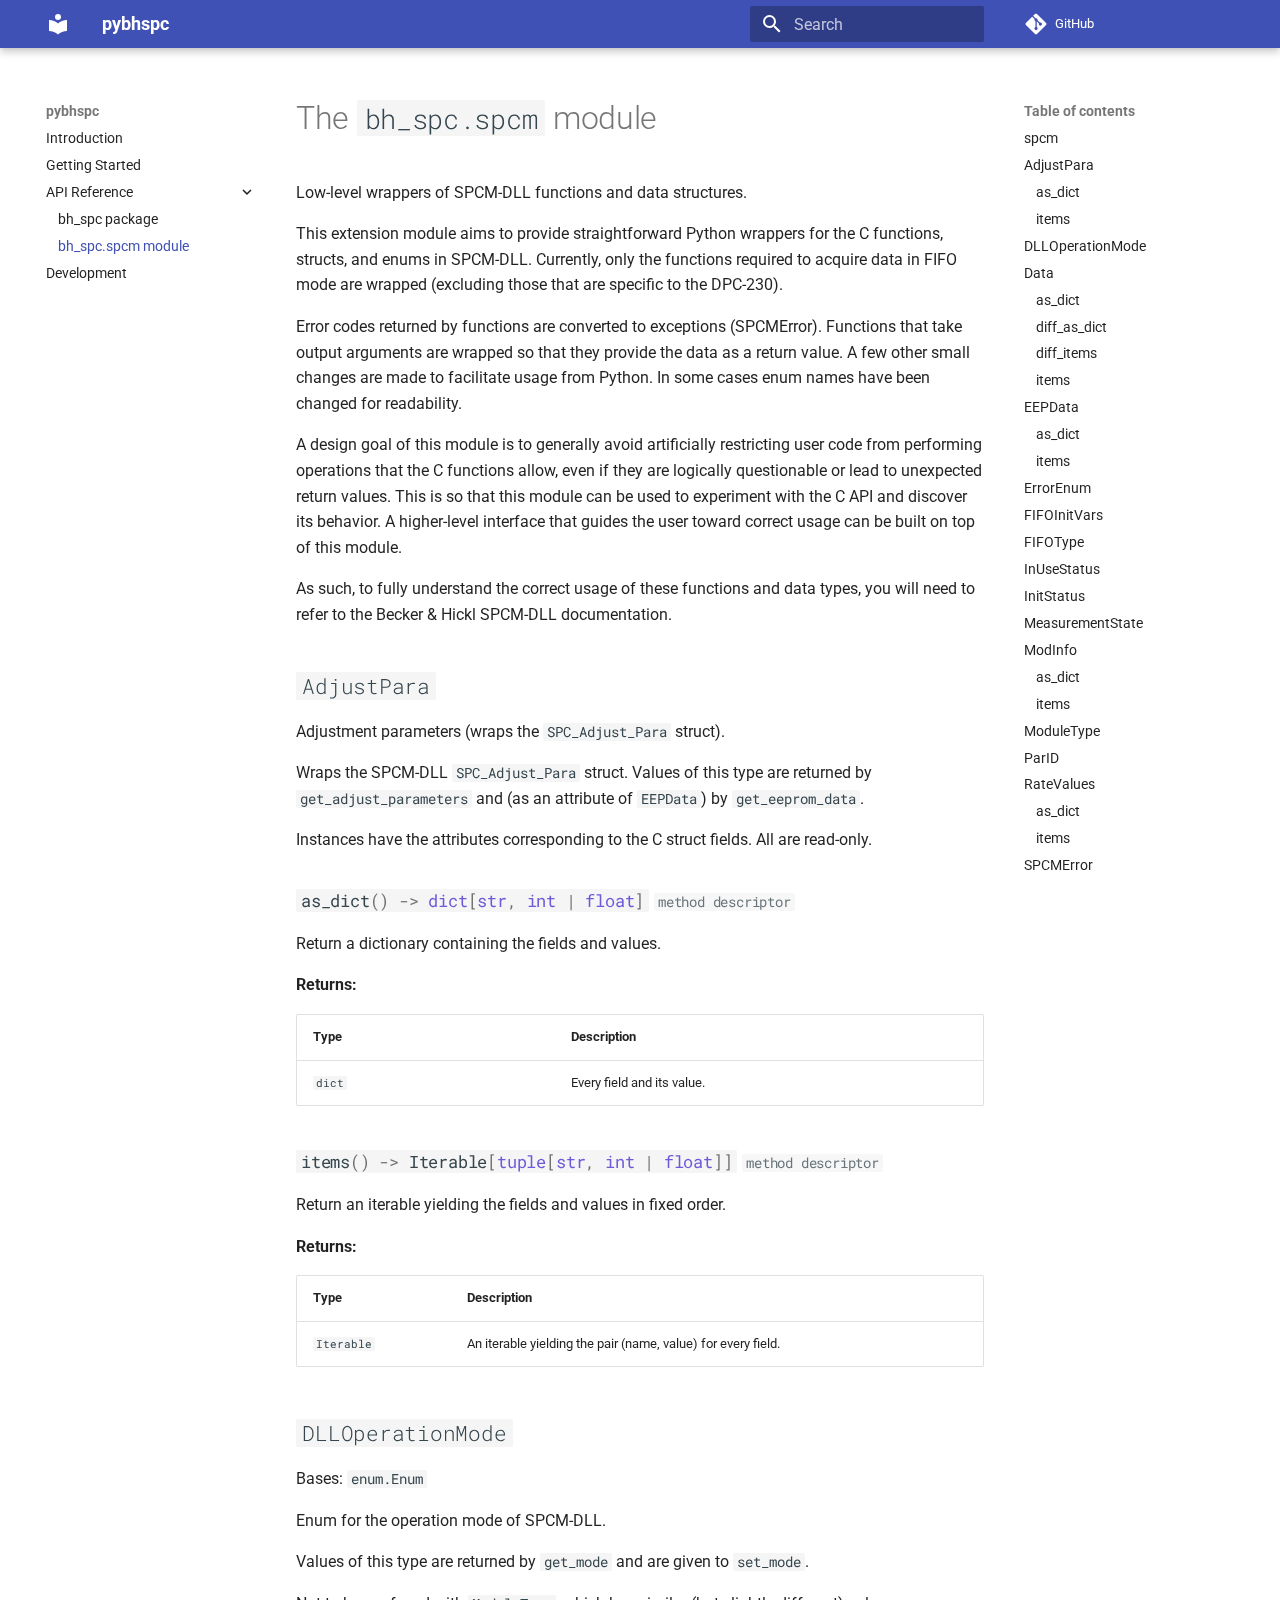
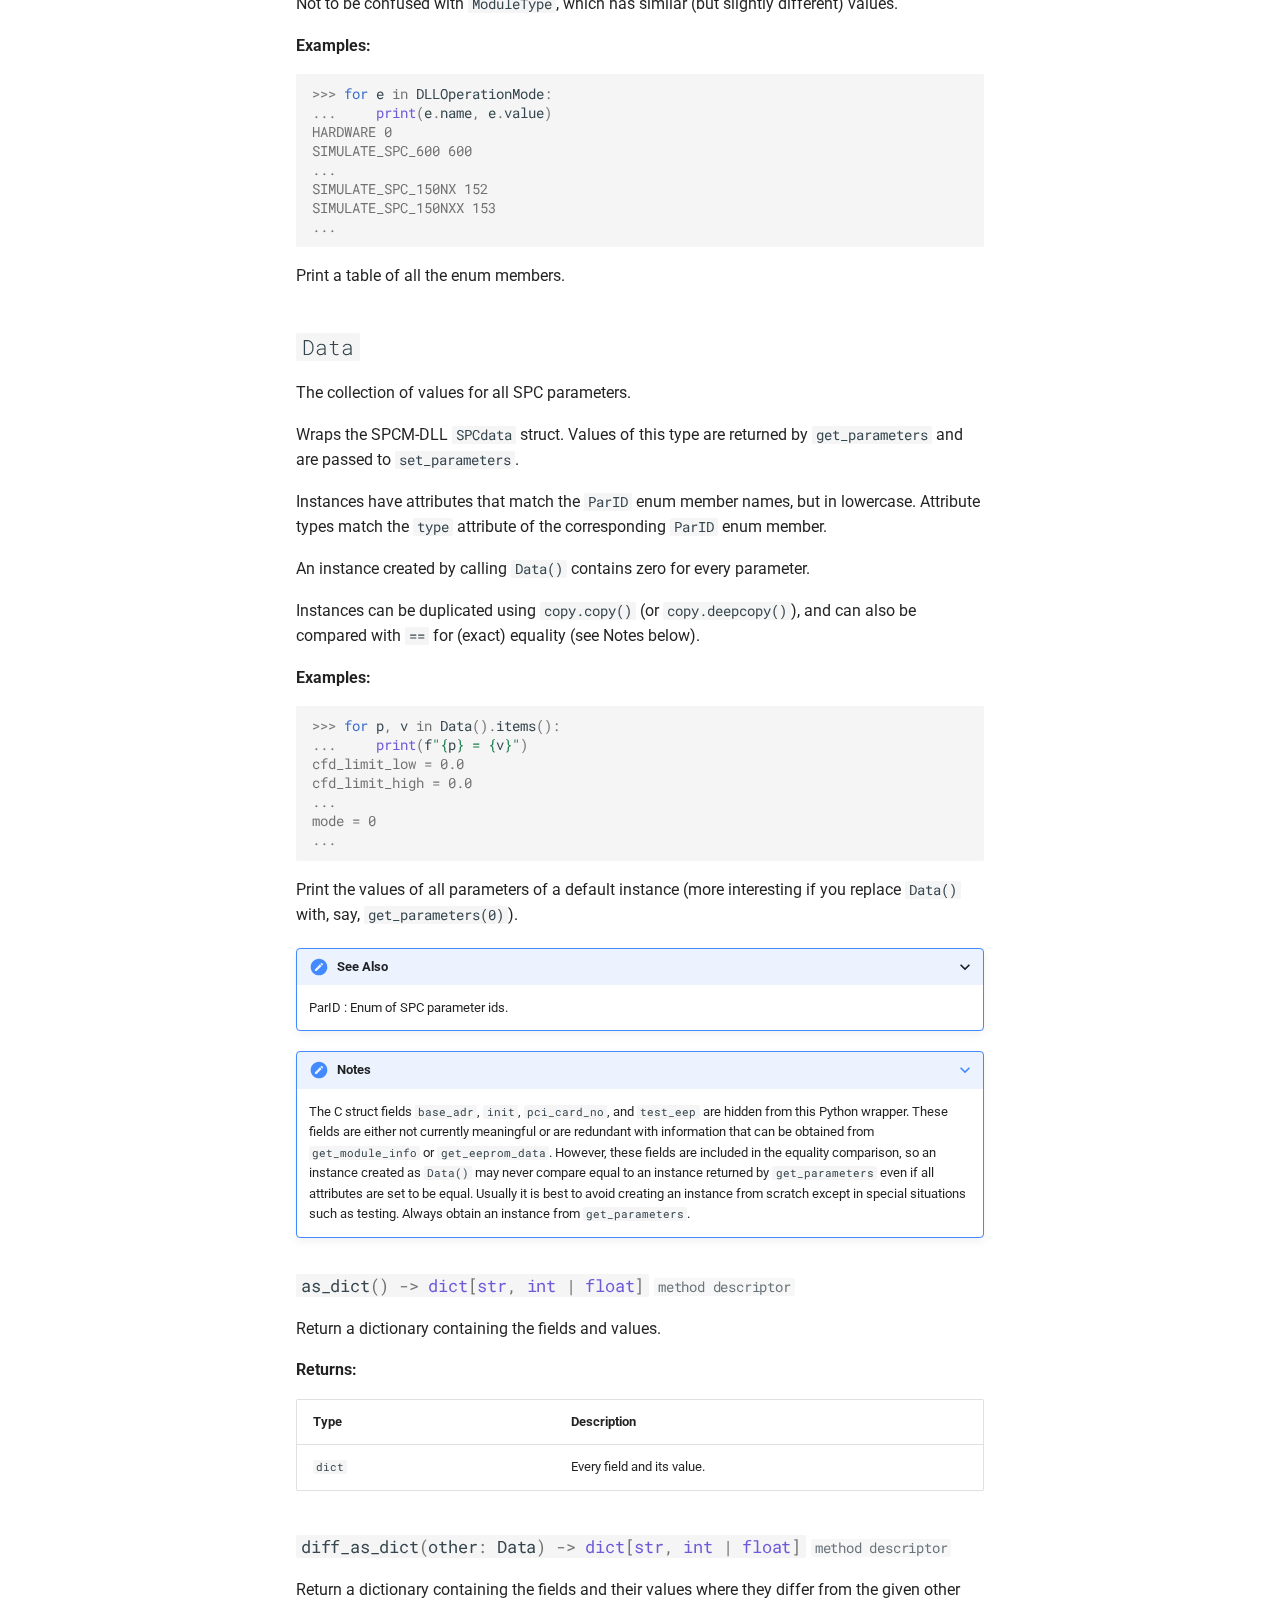
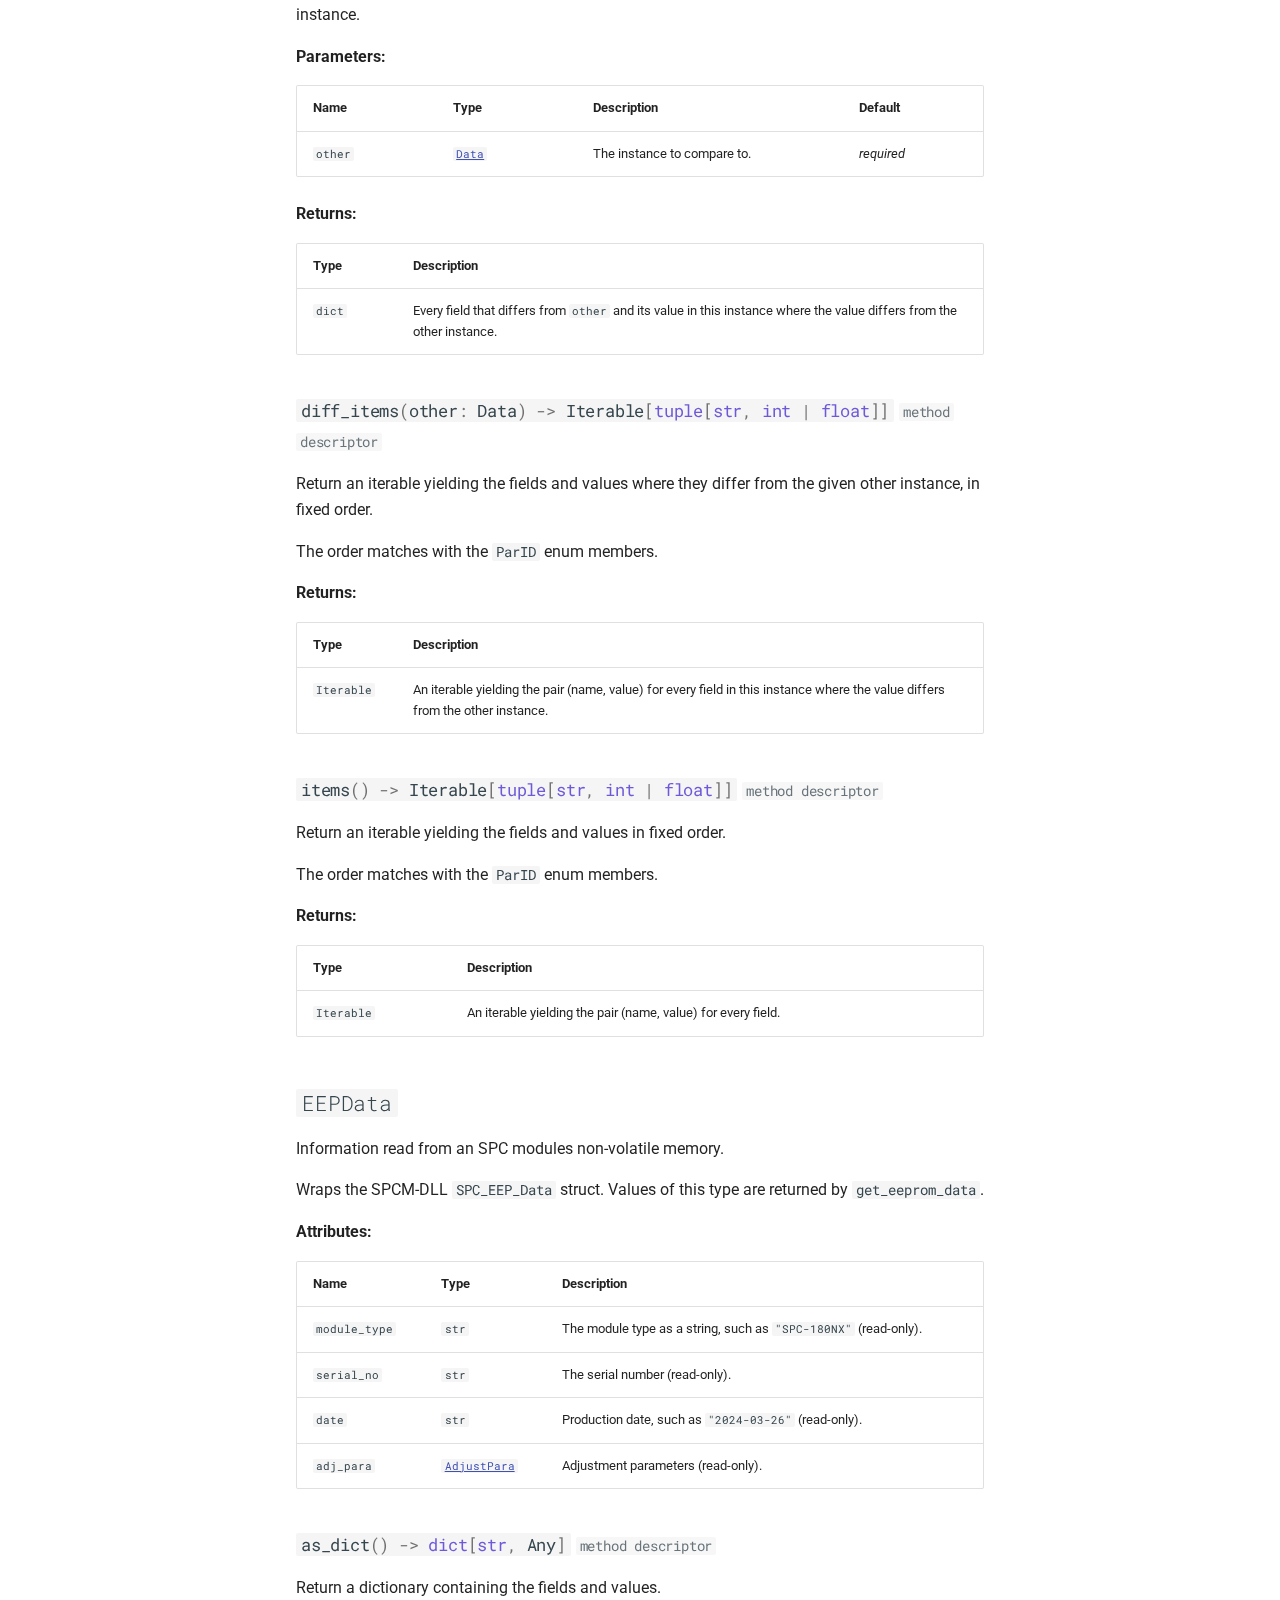
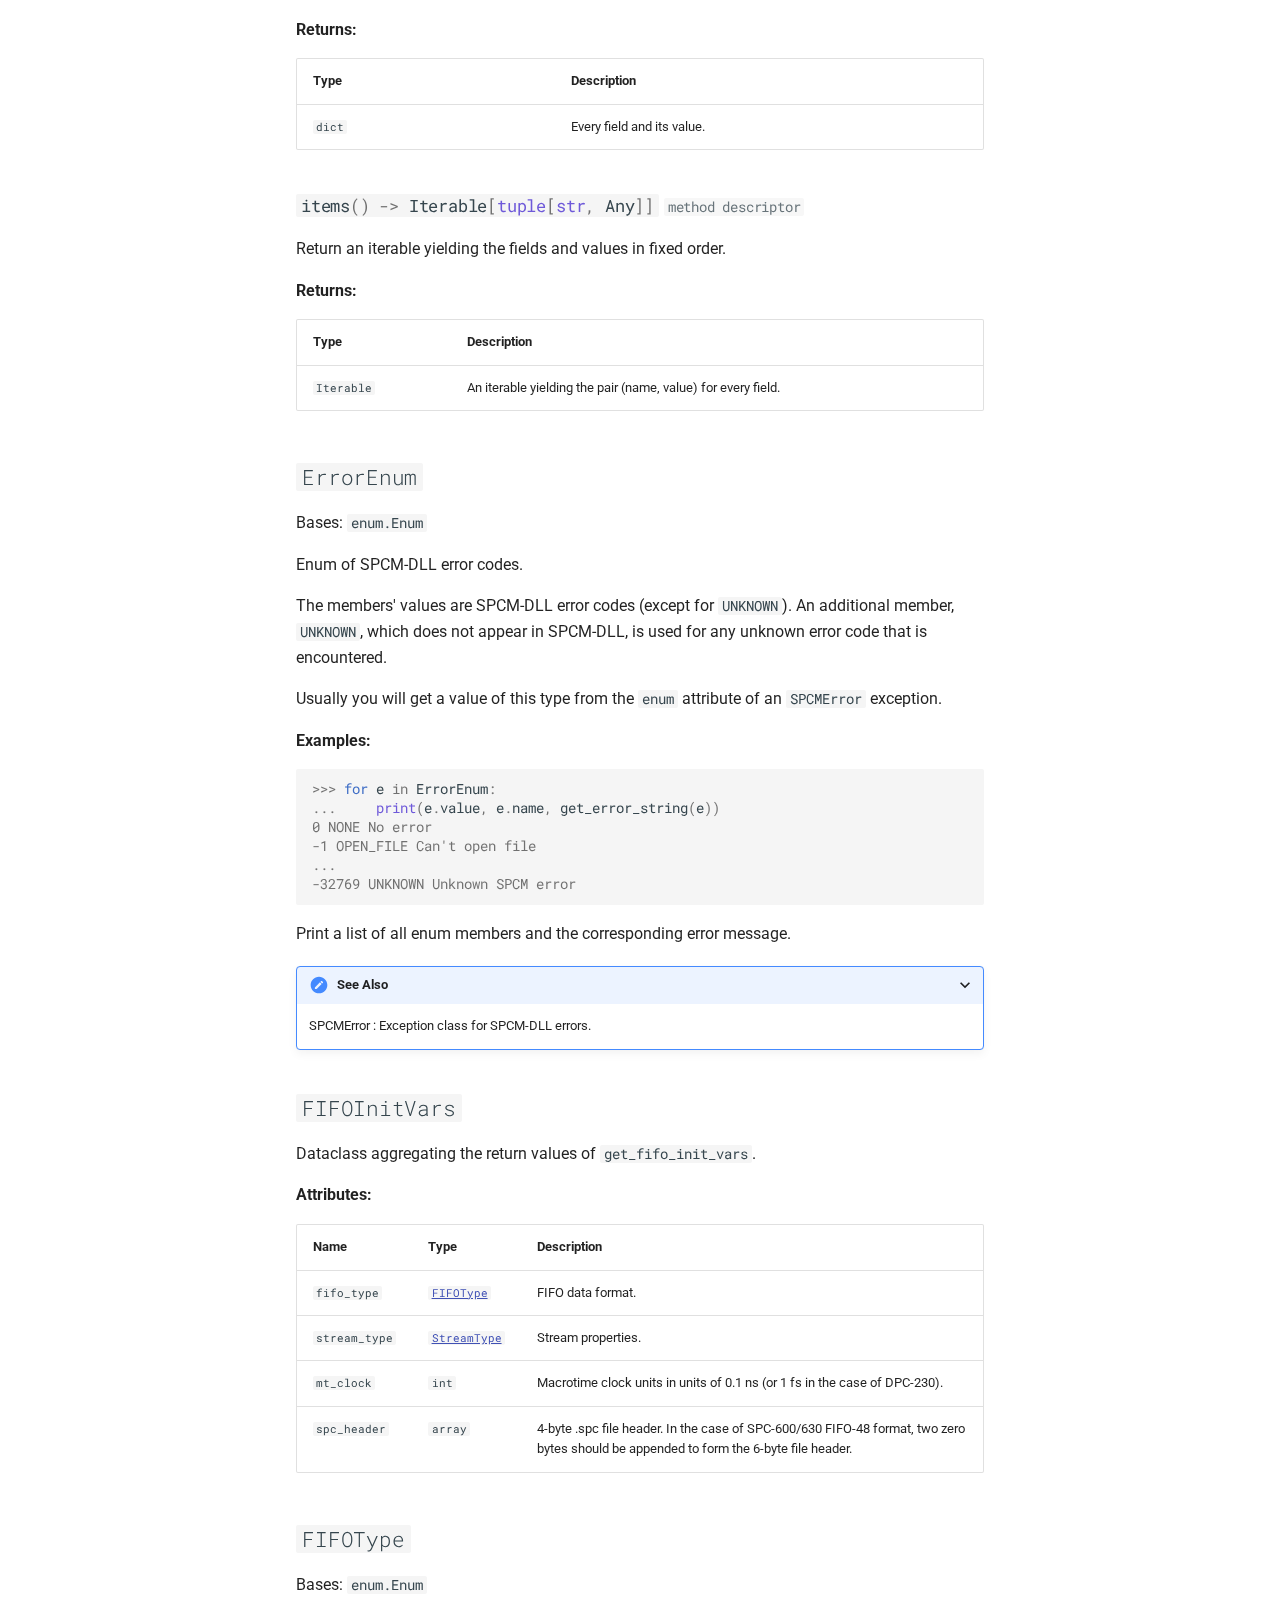
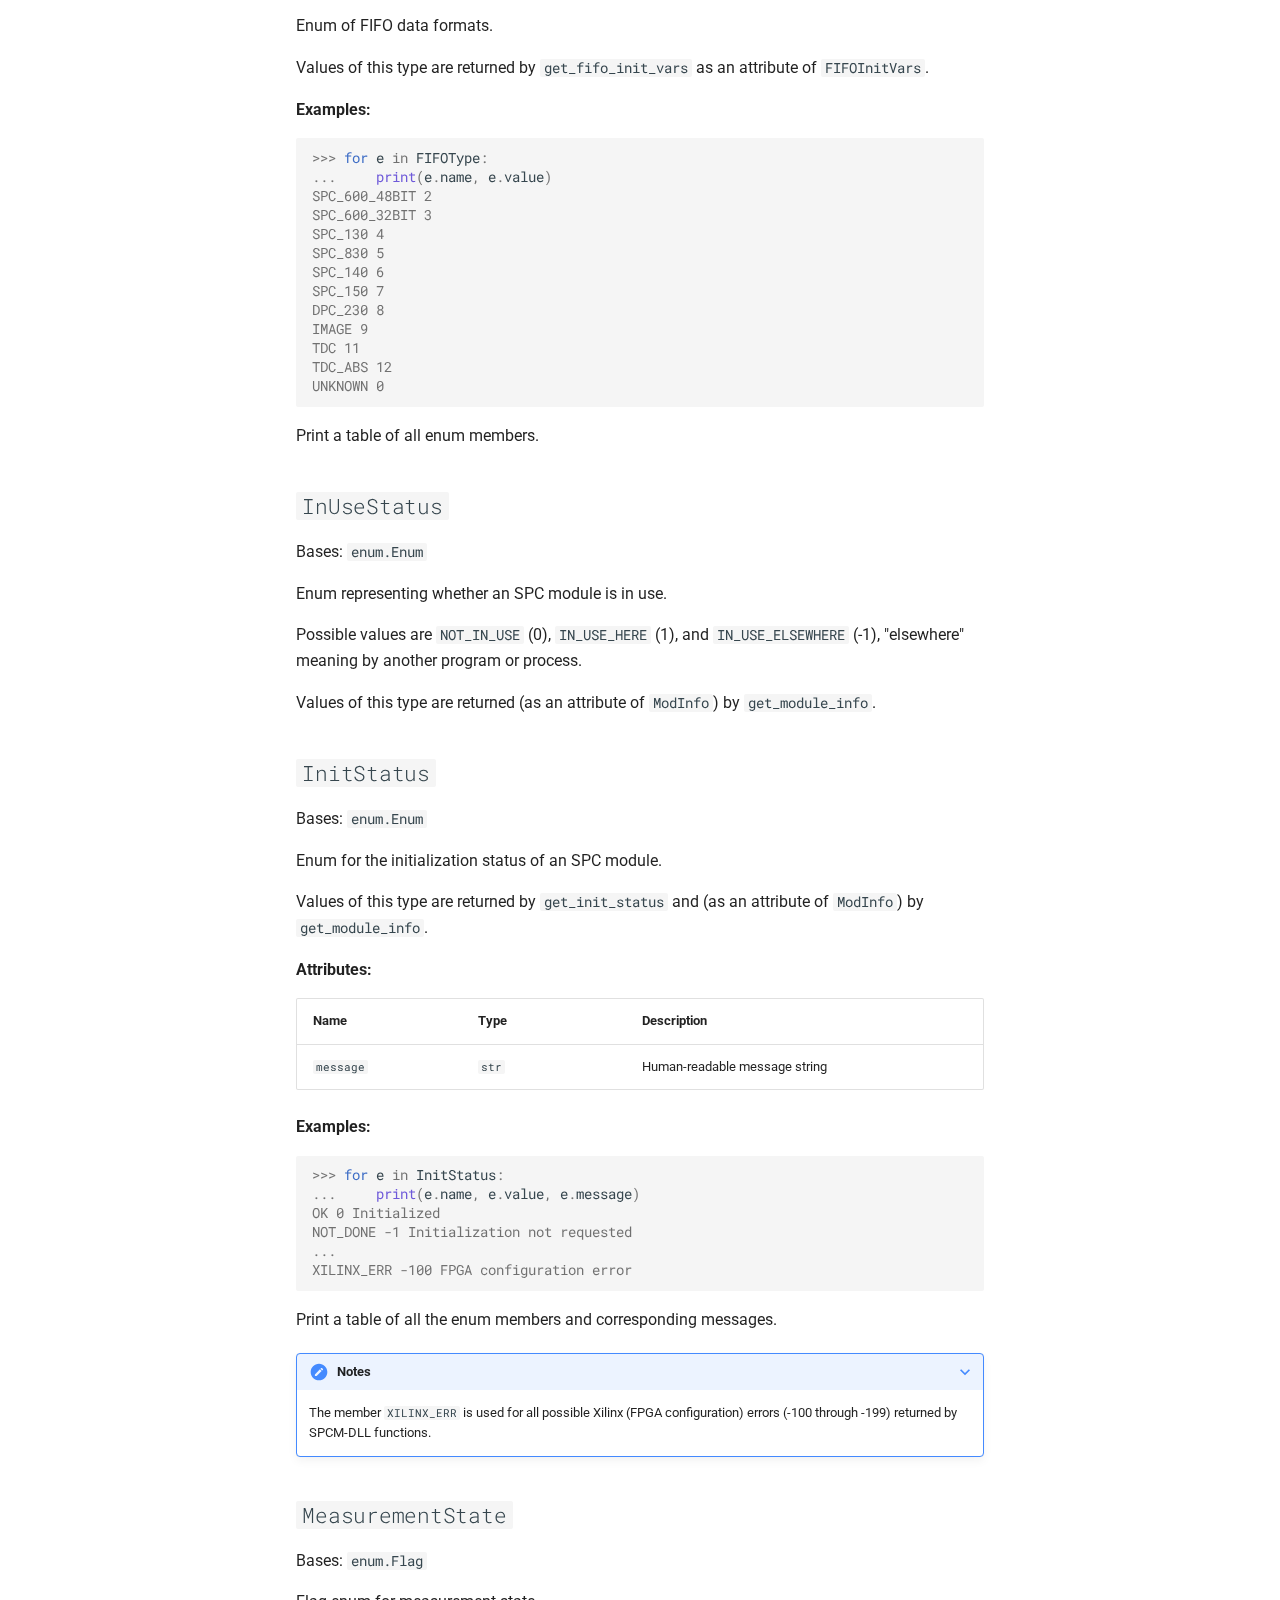
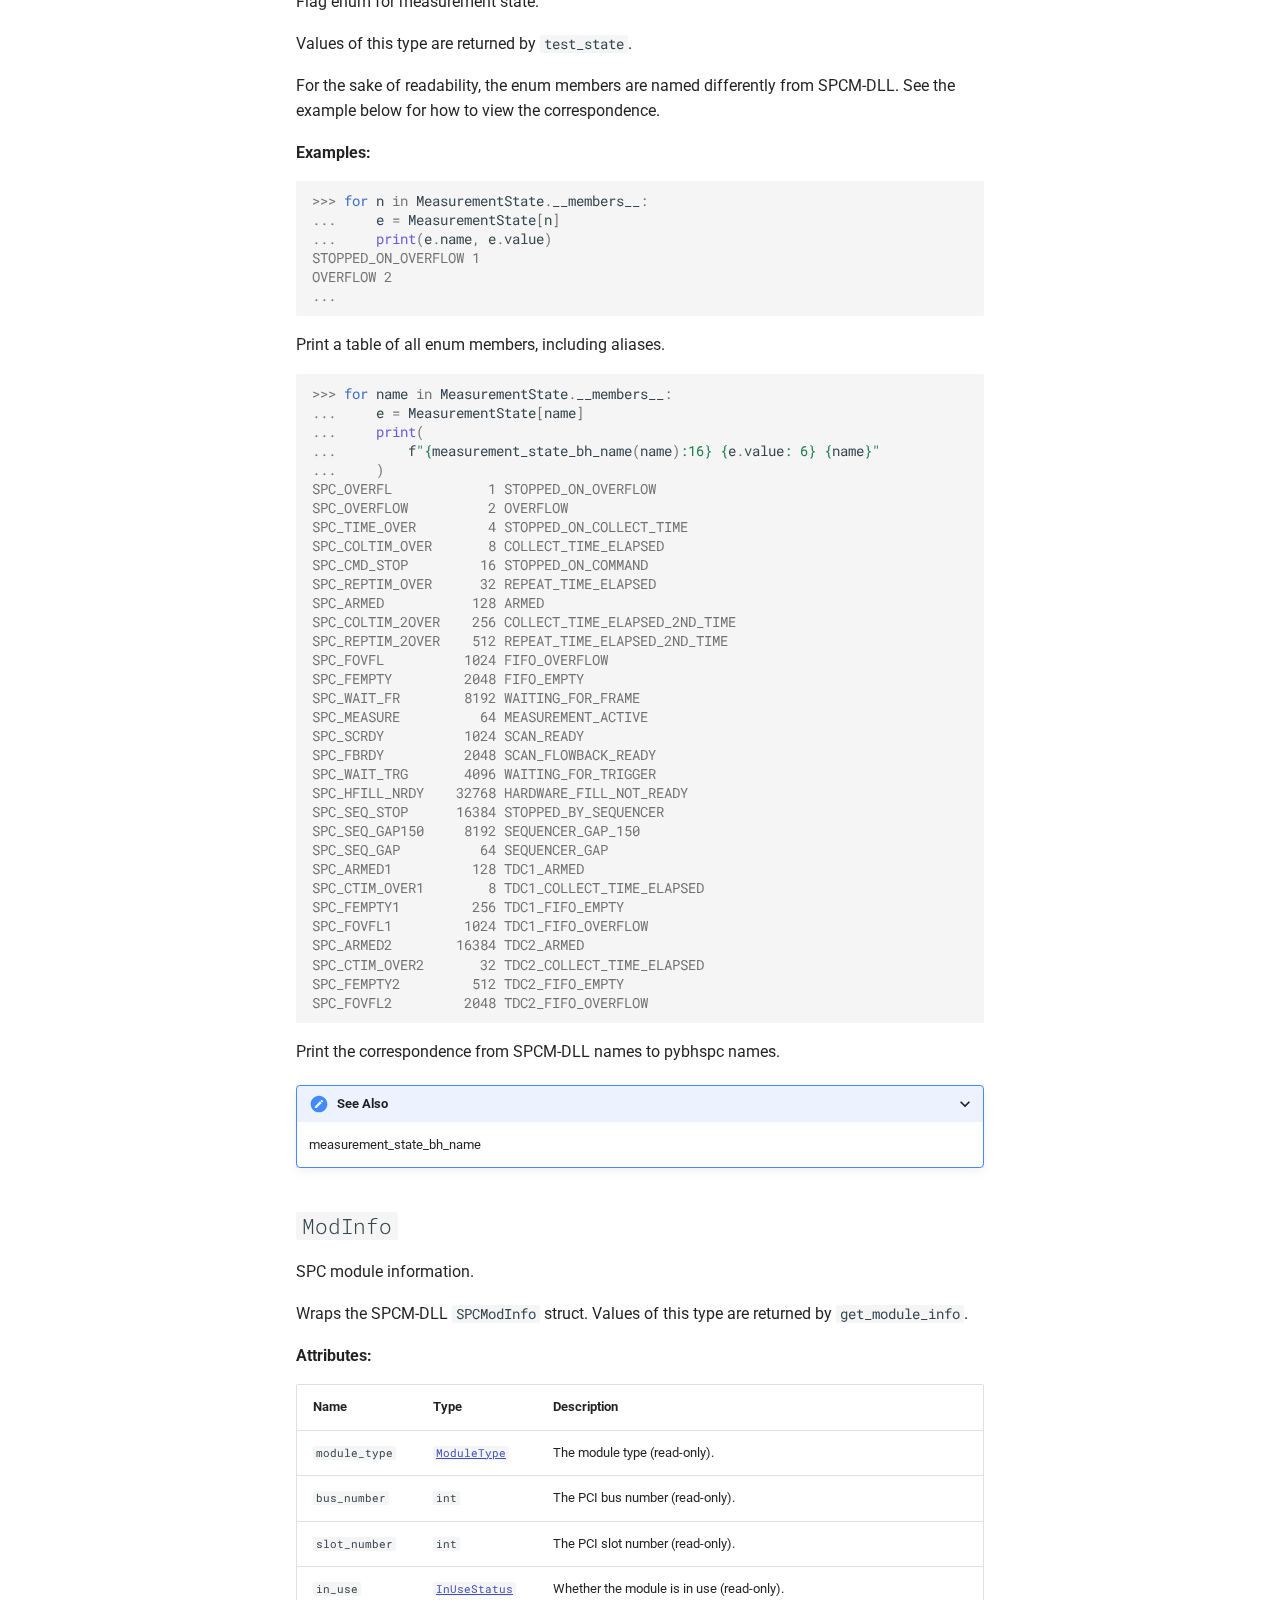
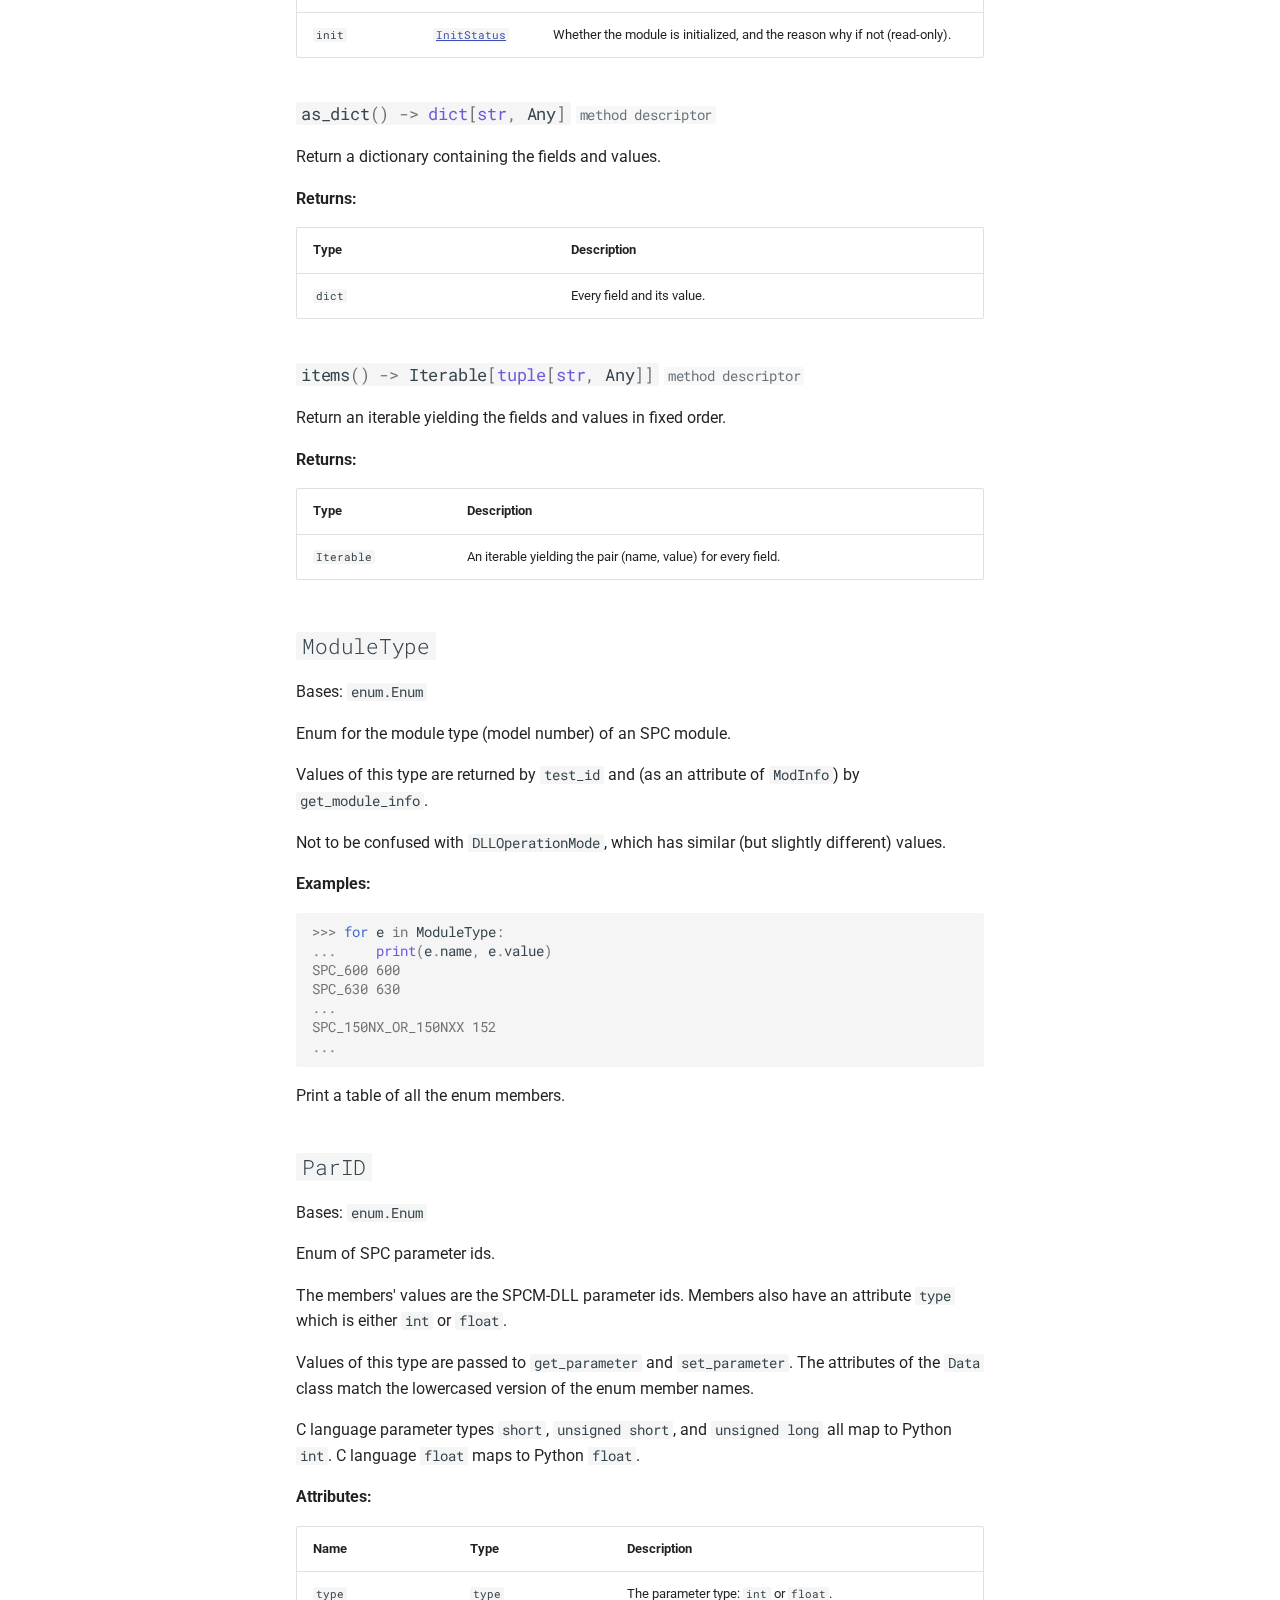
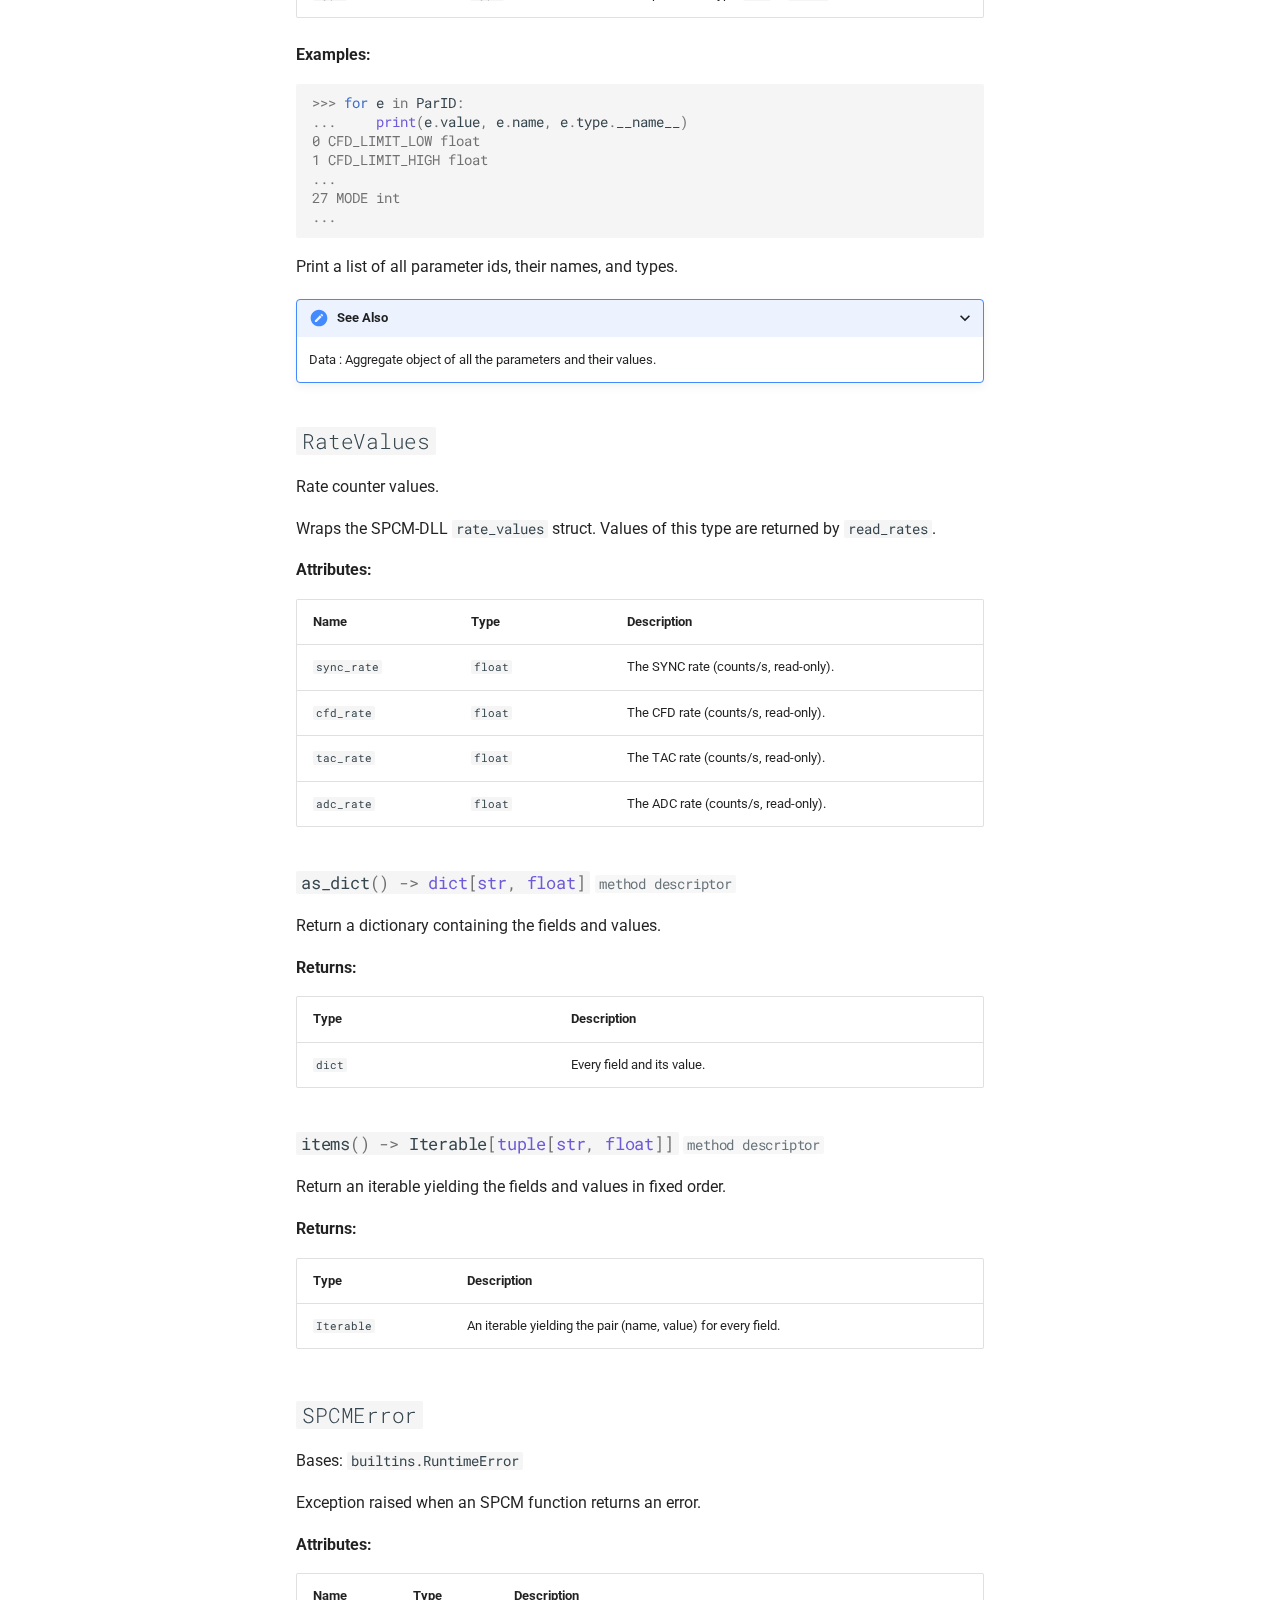
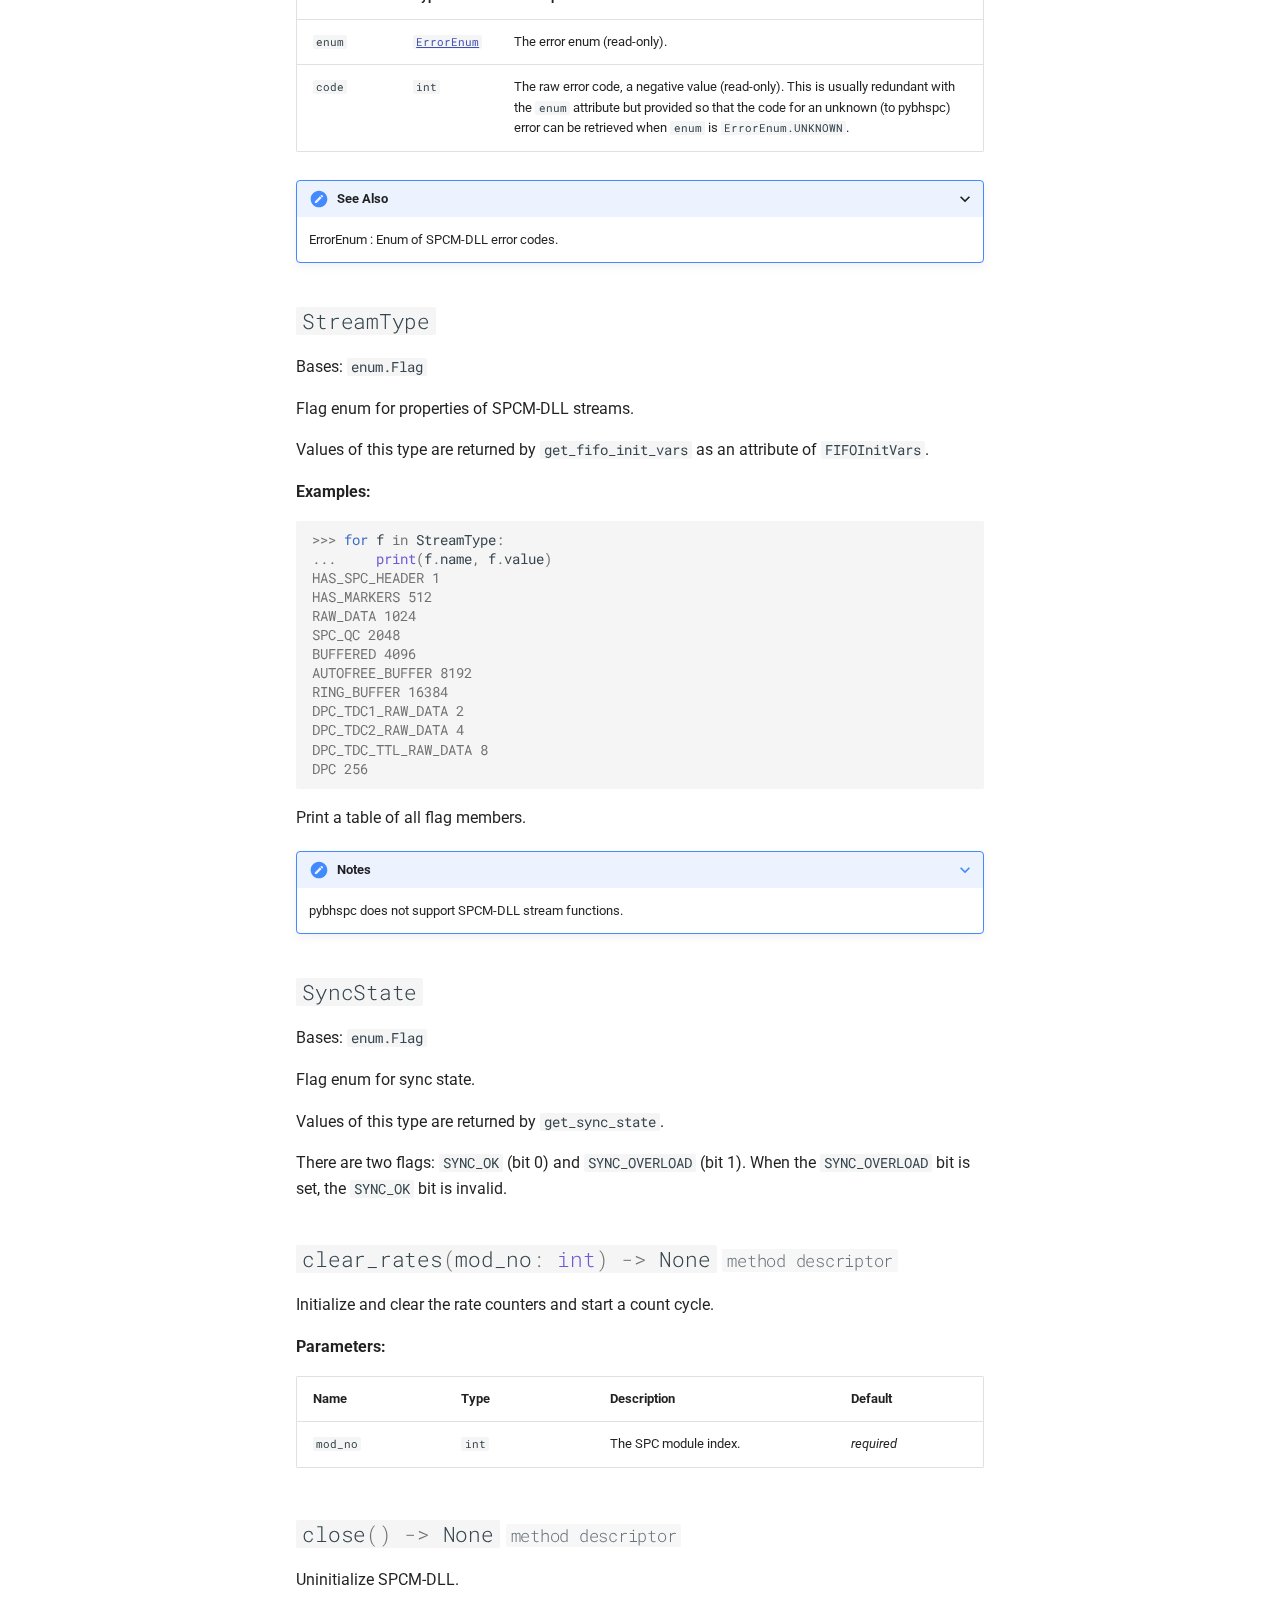
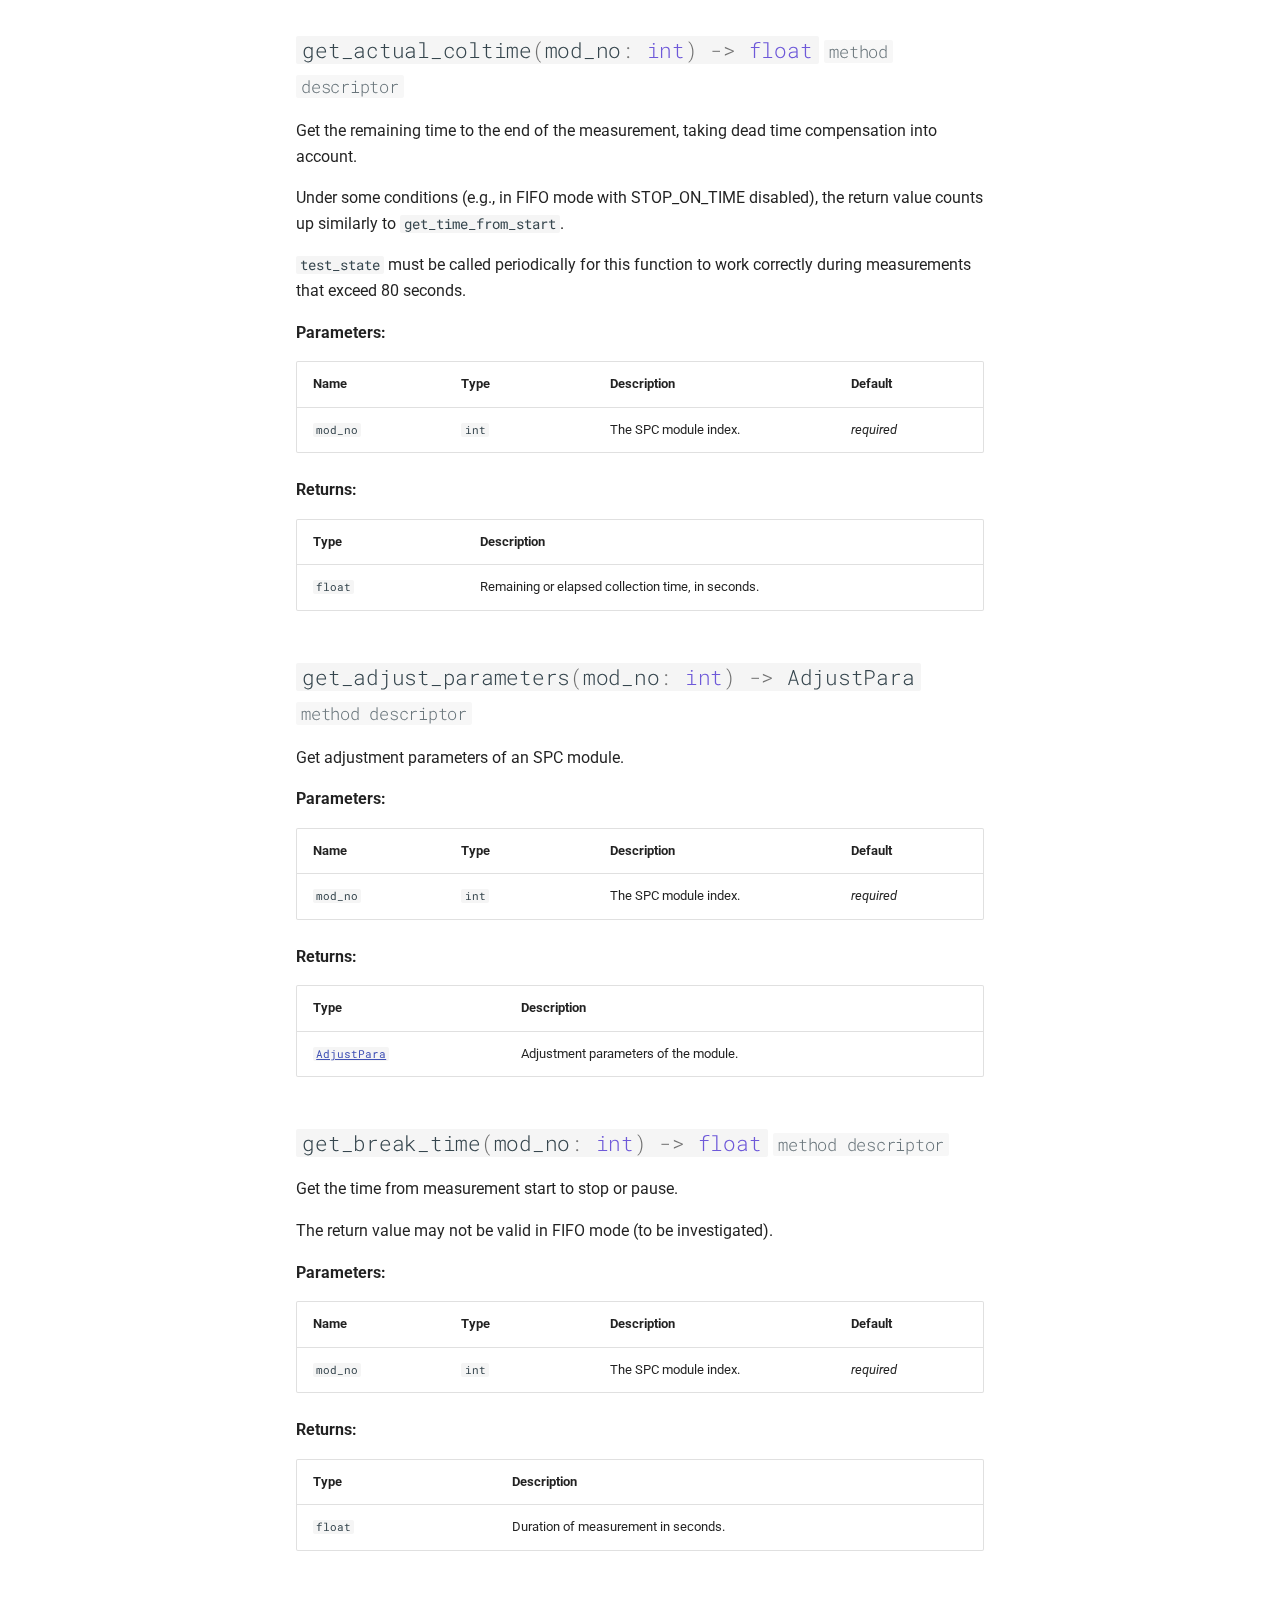
<file: api_spcm/index.html>
<!doctype html>
<html lang="en" class="no-js">
  <head>
    
      <meta charset="utf-8">
      <meta name="viewport" content="width=device-width,initial-scale=1">
      
      
      
      
        <link rel="prev" href="../api/">
      
      
        <link rel="next" href="../development/">
      
      
      <link rel="icon" href="../assets/images/favicon.png">
      <meta name="generator" content="mkdocs-1.5.3, mkdocs-material-9.5.16">
    
    
      
        <title>bh_spc.spcm module - pybhspc</title>
      
    
    
      <link rel="stylesheet" href="../assets/stylesheets/main.bcfcd587.min.css">
      
      


    
    
      
    
    
      
        
        
        <link rel="preconnect" href="https://fonts.gstatic.com" crossorigin>
        <link rel="stylesheet" href="https://fonts.googleapis.com/css?family=Roboto:300,300i,400,400i,700,700i%7CRoboto+Mono:400,400i,700,700i&display=fallback">
        <style>:root{--md-text-font:"Roboto";--md-code-font:"Roboto Mono"}</style>
      
    
    
      <link rel="stylesheet" href="../assets/_mkdocstrings.css">
    
      <link rel="stylesheet" href="../stylesheets/extra.css">
    
    <script>__md_scope=new URL("..",location),__md_hash=e=>[...e].reduce((e,_)=>(e<<5)-e+_.charCodeAt(0),0),__md_get=(e,_=localStorage,t=__md_scope)=>JSON.parse(_.getItem(t.pathname+"."+e)),__md_set=(e,_,t=localStorage,a=__md_scope)=>{try{t.setItem(a.pathname+"."+e,JSON.stringify(_))}catch(e){}}</script>
    
      

    
    
    
  </head>
  
  
    <body dir="ltr">
  
    
    <input class="md-toggle" data-md-toggle="drawer" type="checkbox" id="__drawer" autocomplete="off">
    <input class="md-toggle" data-md-toggle="search" type="checkbox" id="__search" autocomplete="off">
    <label class="md-overlay" for="__drawer"></label>
    <div data-md-component="skip">
      
        
        <a href="#the-bh_spcspcm-module" class="md-skip">
          Skip to content
        </a>
      
    </div>
    <div data-md-component="announce">
      
    </div>
    
    
      

  

<header class="md-header md-header--shadow" data-md-component="header">
  <nav class="md-header__inner md-grid" aria-label="Header">
    <a href=".." title="pybhspc" class="md-header__button md-logo" aria-label="pybhspc" data-md-component="logo">
      
  
  <svg xmlns="http://www.w3.org/2000/svg" viewBox="0 0 24 24"><path d="M12 8a3 3 0 0 0 3-3 3 3 0 0 0-3-3 3 3 0 0 0-3 3 3 3 0 0 0 3 3m0 3.54C9.64 9.35 6.5 8 3 8v11c3.5 0 6.64 1.35 9 3.54 2.36-2.19 5.5-3.54 9-3.54V8c-3.5 0-6.64 1.35-9 3.54Z"/></svg>

    </a>
    <label class="md-header__button md-icon" for="__drawer">
      
      <svg xmlns="http://www.w3.org/2000/svg" viewBox="0 0 24 24"><path d="M3 6h18v2H3V6m0 5h18v2H3v-2m0 5h18v2H3v-2Z"/></svg>
    </label>
    <div class="md-header__title" data-md-component="header-title">
      <div class="md-header__ellipsis">
        <div class="md-header__topic">
          <span class="md-ellipsis">
            pybhspc
          </span>
        </div>
        <div class="md-header__topic" data-md-component="header-topic">
          <span class="md-ellipsis">
            
              bh_spc.spcm module
            
          </span>
        </div>
      </div>
    </div>
    
    
      <script>var media,input,key,value,palette=__md_get("__palette");if(palette&&palette.color){"(prefers-color-scheme)"===palette.color.media&&(media=matchMedia("(prefers-color-scheme: light)"),input=document.querySelector(media.matches?"[data-md-color-media='(prefers-color-scheme: light)']":"[data-md-color-media='(prefers-color-scheme: dark)']"),palette.color.media=input.getAttribute("data-md-color-media"),palette.color.scheme=input.getAttribute("data-md-color-scheme"),palette.color.primary=input.getAttribute("data-md-color-primary"),palette.color.accent=input.getAttribute("data-md-color-accent"));for([key,value]of Object.entries(palette.color))document.body.setAttribute("data-md-color-"+key,value)}</script>
    
    
    
      <label class="md-header__button md-icon" for="__search">
        
        <svg xmlns="http://www.w3.org/2000/svg" viewBox="0 0 24 24"><path d="M9.5 3A6.5 6.5 0 0 1 16 9.5c0 1.61-.59 3.09-1.56 4.23l.27.27h.79l5 5-1.5 1.5-5-5v-.79l-.27-.27A6.516 6.516 0 0 1 9.5 16 6.5 6.5 0 0 1 3 9.5 6.5 6.5 0 0 1 9.5 3m0 2C7 5 5 7 5 9.5S7 14 9.5 14 14 12 14 9.5 12 5 9.5 5Z"/></svg>
      </label>
      <div class="md-search" data-md-component="search" role="dialog">
  <label class="md-search__overlay" for="__search"></label>
  <div class="md-search__inner" role="search">
    <form class="md-search__form" name="search">
      <input type="text" class="md-search__input" name="query" aria-label="Search" placeholder="Search" autocapitalize="off" autocorrect="off" autocomplete="off" spellcheck="false" data-md-component="search-query" required>
      <label class="md-search__icon md-icon" for="__search">
        
        <svg xmlns="http://www.w3.org/2000/svg" viewBox="0 0 24 24"><path d="M9.5 3A6.5 6.5 0 0 1 16 9.5c0 1.61-.59 3.09-1.56 4.23l.27.27h.79l5 5-1.5 1.5-5-5v-.79l-.27-.27A6.516 6.516 0 0 1 9.5 16 6.5 6.5 0 0 1 3 9.5 6.5 6.5 0 0 1 9.5 3m0 2C7 5 5 7 5 9.5S7 14 9.5 14 14 12 14 9.5 12 5 9.5 5Z"/></svg>
        
        <svg xmlns="http://www.w3.org/2000/svg" viewBox="0 0 24 24"><path d="M20 11v2H8l5.5 5.5-1.42 1.42L4.16 12l7.92-7.92L13.5 5.5 8 11h12Z"/></svg>
      </label>
      <nav class="md-search__options" aria-label="Search">
        
        <button type="reset" class="md-search__icon md-icon" title="Clear" aria-label="Clear" tabindex="-1">
          
          <svg xmlns="http://www.w3.org/2000/svg" viewBox="0 0 24 24"><path d="M19 6.41 17.59 5 12 10.59 6.41 5 5 6.41 10.59 12 5 17.59 6.41 19 12 13.41 17.59 19 19 17.59 13.41 12 19 6.41Z"/></svg>
        </button>
      </nav>
      
    </form>
    <div class="md-search__output">
      <div class="md-search__scrollwrap" data-md-scrollfix>
        <div class="md-search-result" data-md-component="search-result">
          <div class="md-search-result__meta">
            Initializing search
          </div>
          <ol class="md-search-result__list" role="presentation"></ol>
        </div>
      </div>
    </div>
  </div>
</div>
    
    
      <div class="md-header__source">
        <a href="https://github.com/marktsuchida/pybhspc" title="Go to repository" class="md-source" data-md-component="source">
  <div class="md-source__icon md-icon">
    
    <svg xmlns="http://www.w3.org/2000/svg" viewBox="0 0 448 512"><!--! Font Awesome Free 6.5.1 by @fontawesome - https://fontawesome.com License - https://fontawesome.com/license/free (Icons: CC BY 4.0, Fonts: SIL OFL 1.1, Code: MIT License) Copyright 2023 Fonticons, Inc.--><path d="M439.55 236.05 244 40.45a28.87 28.87 0 0 0-40.81 0l-40.66 40.63 51.52 51.52c27.06-9.14 52.68 16.77 43.39 43.68l49.66 49.66c34.23-11.8 61.18 31 35.47 56.69-26.49 26.49-70.21-2.87-56-37.34L240.22 199v121.85c25.3 12.54 22.26 41.85 9.08 55a34.34 34.34 0 0 1-48.55 0c-17.57-17.6-11.07-46.91 11.25-56v-123c-20.8-8.51-24.6-30.74-18.64-45L142.57 101 8.45 235.14a28.86 28.86 0 0 0 0 40.81l195.61 195.6a28.86 28.86 0 0 0 40.8 0l194.69-194.69a28.86 28.86 0 0 0 0-40.81z"/></svg>
  </div>
  <div class="md-source__repository">
    GitHub
  </div>
</a>
      </div>
    
  </nav>
  
</header>
    
    <div class="md-container" data-md-component="container">
      
      
        
          
        
      
      <main class="md-main" data-md-component="main">
        <div class="md-main__inner md-grid">
          
            
              
              <div class="md-sidebar md-sidebar--primary" data-md-component="sidebar" data-md-type="navigation" >
                <div class="md-sidebar__scrollwrap">
                  <div class="md-sidebar__inner">
                    



<nav class="md-nav md-nav--primary" aria-label="Navigation" data-md-level="0">
  <label class="md-nav__title" for="__drawer">
    <a href=".." title="pybhspc" class="md-nav__button md-logo" aria-label="pybhspc" data-md-component="logo">
      
  
  <svg xmlns="http://www.w3.org/2000/svg" viewBox="0 0 24 24"><path d="M12 8a3 3 0 0 0 3-3 3 3 0 0 0-3-3 3 3 0 0 0-3 3 3 3 0 0 0 3 3m0 3.54C9.64 9.35 6.5 8 3 8v11c3.5 0 6.64 1.35 9 3.54 2.36-2.19 5.5-3.54 9-3.54V8c-3.5 0-6.64 1.35-9 3.54Z"/></svg>

    </a>
    pybhspc
  </label>
  
    <div class="md-nav__source">
      <a href="https://github.com/marktsuchida/pybhspc" title="Go to repository" class="md-source" data-md-component="source">
  <div class="md-source__icon md-icon">
    
    <svg xmlns="http://www.w3.org/2000/svg" viewBox="0 0 448 512"><!--! Font Awesome Free 6.5.1 by @fontawesome - https://fontawesome.com License - https://fontawesome.com/license/free (Icons: CC BY 4.0, Fonts: SIL OFL 1.1, Code: MIT License) Copyright 2023 Fonticons, Inc.--><path d="M439.55 236.05 244 40.45a28.87 28.87 0 0 0-40.81 0l-40.66 40.63 51.52 51.52c27.06-9.14 52.68 16.77 43.39 43.68l49.66 49.66c34.23-11.8 61.18 31 35.47 56.69-26.49 26.49-70.21-2.87-56-37.34L240.22 199v121.85c25.3 12.54 22.26 41.85 9.08 55a34.34 34.34 0 0 1-48.55 0c-17.57-17.6-11.07-46.91 11.25-56v-123c-20.8-8.51-24.6-30.74-18.64-45L142.57 101 8.45 235.14a28.86 28.86 0 0 0 0 40.81l195.61 195.6a28.86 28.86 0 0 0 40.8 0l194.69-194.69a28.86 28.86 0 0 0 0-40.81z"/></svg>
  </div>
  <div class="md-source__repository">
    GitHub
  </div>
</a>
    </div>
  
  <ul class="md-nav__list" data-md-scrollfix>
    
      
      
  
  
  
  
    <li class="md-nav__item">
      <a href=".." class="md-nav__link">
        
  
  <span class="md-ellipsis">
    Introduction
  </span>
  

      </a>
    </li>
  

    
      
      
  
  
  
  
    <li class="md-nav__item">
      <a href="../getting_started/" class="md-nav__link">
        
  
  <span class="md-ellipsis">
    Getting Started
  </span>
  

      </a>
    </li>
  

    
      
      
  
  
    
  
  
  
    
    
    
    
    <li class="md-nav__item md-nav__item--active md-nav__item--nested">
      
        
        
        <input class="md-nav__toggle md-toggle " type="checkbox" id="__nav_3" checked>
        
          
          <label class="md-nav__link" for="__nav_3" id="__nav_3_label" tabindex="0">
            
  
  <span class="md-ellipsis">
    API Reference
  </span>
  

            <span class="md-nav__icon md-icon"></span>
          </label>
        
        <nav class="md-nav" data-md-level="1" aria-labelledby="__nav_3_label" aria-expanded="true">
          <label class="md-nav__title" for="__nav_3">
            <span class="md-nav__icon md-icon"></span>
            API Reference
          </label>
          <ul class="md-nav__list" data-md-scrollfix>
            
              
                
  
  
  
  
    <li class="md-nav__item">
      <a href="../api/" class="md-nav__link">
        
  
  <span class="md-ellipsis">
    bh_spc package
  </span>
  

      </a>
    </li>
  

              
            
              
                
  
  
    
  
  
  
    <li class="md-nav__item md-nav__item--active">
      
      <input class="md-nav__toggle md-toggle" type="checkbox" id="__toc">
      
      
        
      
      
        <label class="md-nav__link md-nav__link--active" for="__toc">
          
  
  <span class="md-ellipsis">
    bh_spc.spcm module
  </span>
  

          <span class="md-nav__icon md-icon"></span>
        </label>
      
      <a href="./" class="md-nav__link md-nav__link--active">
        
  
  <span class="md-ellipsis">
    bh_spc.spcm module
  </span>
  

      </a>
      
        

<nav class="md-nav md-nav--secondary" aria-label="Table of contents">
  
  
  
    
  
  
    <label class="md-nav__title" for="__toc">
      <span class="md-nav__icon md-icon"></span>
      Table of contents
    </label>
    <ul class="md-nav__list" data-md-component="toc" data-md-scrollfix>
      
        <li class="md-nav__item">
  <a href="#bh_spc.spcm" class="md-nav__link">
    <span class="md-ellipsis">
      spcm
    </span>
  </a>
  
</li>
      
        <li class="md-nav__item">
  <a href="#bh_spc.spcm.AdjustPara" class="md-nav__link">
    <span class="md-ellipsis">
      AdjustPara
    </span>
  </a>
  
    <nav class="md-nav" aria-label="AdjustPara">
      <ul class="md-nav__list">
        
          <li class="md-nav__item">
  <a href="#bh_spc.spcm.AdjustPara.as_dict" class="md-nav__link">
    <span class="md-ellipsis">
      as_dict
    </span>
  </a>
  
</li>
        
          <li class="md-nav__item">
  <a href="#bh_spc.spcm.AdjustPara.items" class="md-nav__link">
    <span class="md-ellipsis">
      items
    </span>
  </a>
  
</li>
        
      </ul>
    </nav>
  
</li>
      
        <li class="md-nav__item">
  <a href="#bh_spc.spcm.DLLOperationMode" class="md-nav__link">
    <span class="md-ellipsis">
      DLLOperationMode
    </span>
  </a>
  
</li>
      
        <li class="md-nav__item">
  <a href="#bh_spc.spcm.Data" class="md-nav__link">
    <span class="md-ellipsis">
      Data
    </span>
  </a>
  
    <nav class="md-nav" aria-label="Data">
      <ul class="md-nav__list">
        
          <li class="md-nav__item">
  <a href="#bh_spc.spcm.Data.as_dict" class="md-nav__link">
    <span class="md-ellipsis">
      as_dict
    </span>
  </a>
  
</li>
        
          <li class="md-nav__item">
  <a href="#bh_spc.spcm.Data.diff_as_dict" class="md-nav__link">
    <span class="md-ellipsis">
      diff_as_dict
    </span>
  </a>
  
</li>
        
          <li class="md-nav__item">
  <a href="#bh_spc.spcm.Data.diff_items" class="md-nav__link">
    <span class="md-ellipsis">
      diff_items
    </span>
  </a>
  
</li>
        
          <li class="md-nav__item">
  <a href="#bh_spc.spcm.Data.items" class="md-nav__link">
    <span class="md-ellipsis">
      items
    </span>
  </a>
  
</li>
        
      </ul>
    </nav>
  
</li>
      
        <li class="md-nav__item">
  <a href="#bh_spc.spcm.EEPData" class="md-nav__link">
    <span class="md-ellipsis">
      EEPData
    </span>
  </a>
  
    <nav class="md-nav" aria-label="EEPData">
      <ul class="md-nav__list">
        
          <li class="md-nav__item">
  <a href="#bh_spc.spcm.EEPData.as_dict" class="md-nav__link">
    <span class="md-ellipsis">
      as_dict
    </span>
  </a>
  
</li>
        
          <li class="md-nav__item">
  <a href="#bh_spc.spcm.EEPData.items" class="md-nav__link">
    <span class="md-ellipsis">
      items
    </span>
  </a>
  
</li>
        
      </ul>
    </nav>
  
</li>
      
        <li class="md-nav__item">
  <a href="#bh_spc.spcm.ErrorEnum" class="md-nav__link">
    <span class="md-ellipsis">
      ErrorEnum
    </span>
  </a>
  
</li>
      
        <li class="md-nav__item">
  <a href="#bh_spc.spcm.FIFOInitVars" class="md-nav__link">
    <span class="md-ellipsis">
      FIFOInitVars
    </span>
  </a>
  
</li>
      
        <li class="md-nav__item">
  <a href="#bh_spc.spcm.FIFOType" class="md-nav__link">
    <span class="md-ellipsis">
      FIFOType
    </span>
  </a>
  
</li>
      
        <li class="md-nav__item">
  <a href="#bh_spc.spcm.InUseStatus" class="md-nav__link">
    <span class="md-ellipsis">
      InUseStatus
    </span>
  </a>
  
</li>
      
        <li class="md-nav__item">
  <a href="#bh_spc.spcm.InitStatus" class="md-nav__link">
    <span class="md-ellipsis">
      InitStatus
    </span>
  </a>
  
</li>
      
        <li class="md-nav__item">
  <a href="#bh_spc.spcm.MeasurementState" class="md-nav__link">
    <span class="md-ellipsis">
      MeasurementState
    </span>
  </a>
  
</li>
      
        <li class="md-nav__item">
  <a href="#bh_spc.spcm.ModInfo" class="md-nav__link">
    <span class="md-ellipsis">
      ModInfo
    </span>
  </a>
  
    <nav class="md-nav" aria-label="ModInfo">
      <ul class="md-nav__list">
        
          <li class="md-nav__item">
  <a href="#bh_spc.spcm.ModInfo.as_dict" class="md-nav__link">
    <span class="md-ellipsis">
      as_dict
    </span>
  </a>
  
</li>
        
          <li class="md-nav__item">
  <a href="#bh_spc.spcm.ModInfo.items" class="md-nav__link">
    <span class="md-ellipsis">
      items
    </span>
  </a>
  
</li>
        
      </ul>
    </nav>
  
</li>
      
        <li class="md-nav__item">
  <a href="#bh_spc.spcm.ModuleType" class="md-nav__link">
    <span class="md-ellipsis">
      ModuleType
    </span>
  </a>
  
</li>
      
        <li class="md-nav__item">
  <a href="#bh_spc.spcm.ParID" class="md-nav__link">
    <span class="md-ellipsis">
      ParID
    </span>
  </a>
  
</li>
      
        <li class="md-nav__item">
  <a href="#bh_spc.spcm.RateValues" class="md-nav__link">
    <span class="md-ellipsis">
      RateValues
    </span>
  </a>
  
    <nav class="md-nav" aria-label="RateValues">
      <ul class="md-nav__list">
        
          <li class="md-nav__item">
  <a href="#bh_spc.spcm.RateValues.as_dict" class="md-nav__link">
    <span class="md-ellipsis">
      as_dict
    </span>
  </a>
  
</li>
        
          <li class="md-nav__item">
  <a href="#bh_spc.spcm.RateValues.items" class="md-nav__link">
    <span class="md-ellipsis">
      items
    </span>
  </a>
  
</li>
        
      </ul>
    </nav>
  
</li>
      
        <li class="md-nav__item">
  <a href="#bh_spc.spcm.SPCMError" class="md-nav__link">
    <span class="md-ellipsis">
      SPCMError
    </span>
  </a>
  
</li>
      
        <li class="md-nav__item">
  <a href="#bh_spc.spcm.StreamType" class="md-nav__link">
    <span class="md-ellipsis">
      StreamType
    </span>
  </a>
  
</li>
      
        <li class="md-nav__item">
  <a href="#bh_spc.spcm.SyncState" class="md-nav__link">
    <span class="md-ellipsis">
      SyncState
    </span>
  </a>
  
</li>
      
        <li class="md-nav__item">
  <a href="#bh_spc.spcm.clear_rates" class="md-nav__link">
    <span class="md-ellipsis">
      clear_rates
    </span>
  </a>
  
</li>
      
        <li class="md-nav__item">
  <a href="#bh_spc.spcm.close" class="md-nav__link">
    <span class="md-ellipsis">
      close
    </span>
  </a>
  
</li>
      
        <li class="md-nav__item">
  <a href="#bh_spc.spcm.get_actual_coltime" class="md-nav__link">
    <span class="md-ellipsis">
      get_actual_coltime
    </span>
  </a>
  
</li>
      
        <li class="md-nav__item">
  <a href="#bh_spc.spcm.get_adjust_parameters" class="md-nav__link">
    <span class="md-ellipsis">
      get_adjust_parameters
    </span>
  </a>
  
</li>
      
        <li class="md-nav__item">
  <a href="#bh_spc.spcm.get_break_time" class="md-nav__link">
    <span class="md-ellipsis">
      get_break_time
    </span>
  </a>
  
</li>
      
        <li class="md-nav__item">
  <a href="#bh_spc.spcm.get_eeprom_data" class="md-nav__link">
    <span class="md-ellipsis">
      get_eeprom_data
    </span>
  </a>
  
</li>
      
        <li class="md-nav__item">
  <a href="#bh_spc.spcm.get_error_string" class="md-nav__link">
    <span class="md-ellipsis">
      get_error_string
    </span>
  </a>
  
</li>
      
        <li class="md-nav__item">
  <a href="#bh_spc.spcm.get_fifo_init_vars" class="md-nav__link">
    <span class="md-ellipsis">
      get_fifo_init_vars
    </span>
  </a>
  
</li>
      
        <li class="md-nav__item">
  <a href="#bh_spc.spcm.get_fifo_usage" class="md-nav__link">
    <span class="md-ellipsis">
      get_fifo_usage
    </span>
  </a>
  
</li>
      
        <li class="md-nav__item">
  <a href="#bh_spc.spcm.get_init_status" class="md-nav__link">
    <span class="md-ellipsis">
      get_init_status
    </span>
  </a>
  
</li>
      
        <li class="md-nav__item">
  <a href="#bh_spc.spcm.get_mode" class="md-nav__link">
    <span class="md-ellipsis">
      get_mode
    </span>
  </a>
  
</li>
      
        <li class="md-nav__item">
  <a href="#bh_spc.spcm.get_module_info" class="md-nav__link">
    <span class="md-ellipsis">
      get_module_info
    </span>
  </a>
  
</li>
      
        <li class="md-nav__item">
  <a href="#bh_spc.spcm.get_parameter" class="md-nav__link">
    <span class="md-ellipsis">
      get_parameter
    </span>
  </a>
  
</li>
      
        <li class="md-nav__item">
  <a href="#bh_spc.spcm.get_parameters" class="md-nav__link">
    <span class="md-ellipsis">
      get_parameters
    </span>
  </a>
  
</li>
      
        <li class="md-nav__item">
  <a href="#bh_spc.spcm.get_sync_state" class="md-nav__link">
    <span class="md-ellipsis">
      get_sync_state
    </span>
  </a>
  
</li>
      
        <li class="md-nav__item">
  <a href="#bh_spc.spcm.get_time_from_start" class="md-nav__link">
    <span class="md-ellipsis">
      get_time_from_start
    </span>
  </a>
  
</li>
      
        <li class="md-nav__item">
  <a href="#bh_spc.spcm.get_version" class="md-nav__link">
    <span class="md-ellipsis">
      get_version
    </span>
  </a>
  
</li>
      
        <li class="md-nav__item">
  <a href="#bh_spc.spcm.init" class="md-nav__link">
    <span class="md-ellipsis">
      init
    </span>
  </a>
  
</li>
      
        <li class="md-nav__item">
  <a href="#bh_spc.spcm.measurement_state_bh_name" class="md-nav__link">
    <span class="md-ellipsis">
      measurement_state_bh_name
    </span>
  </a>
  
</li>
      
        <li class="md-nav__item">
  <a href="#bh_spc.spcm.read_fifo" class="md-nav__link">
    <span class="md-ellipsis">
      read_fifo
    </span>
  </a>
  
</li>
      
        <li class="md-nav__item">
  <a href="#bh_spc.spcm.read_fifo_to_array" class="md-nav__link">
    <span class="md-ellipsis">
      read_fifo_to_array
    </span>
  </a>
  
</li>
      
        <li class="md-nav__item">
  <a href="#bh_spc.spcm.read_parameters_from_inifile" class="md-nav__link">
    <span class="md-ellipsis">
      read_parameters_from_inifile
    </span>
  </a>
  
</li>
      
        <li class="md-nav__item">
  <a href="#bh_spc.spcm.read_rates" class="md-nav__link">
    <span class="md-ellipsis">
      read_rates
    </span>
  </a>
  
</li>
      
        <li class="md-nav__item">
  <a href="#bh_spc.spcm.save_parameters_to_inifile" class="md-nav__link">
    <span class="md-ellipsis">
      save_parameters_to_inifile
    </span>
  </a>
  
</li>
      
        <li class="md-nav__item">
  <a href="#bh_spc.spcm.set_mode" class="md-nav__link">
    <span class="md-ellipsis">
      set_mode
    </span>
  </a>
  
</li>
      
        <li class="md-nav__item">
  <a href="#bh_spc.spcm.set_parameter" class="md-nav__link">
    <span class="md-ellipsis">
      set_parameter
    </span>
  </a>
  
</li>
      
        <li class="md-nav__item">
  <a href="#bh_spc.spcm.set_parameters" class="md-nav__link">
    <span class="md-ellipsis">
      set_parameters
    </span>
  </a>
  
</li>
      
        <li class="md-nav__item">
  <a href="#bh_spc.spcm.start_measurement" class="md-nav__link">
    <span class="md-ellipsis">
      start_measurement
    </span>
  </a>
  
</li>
      
        <li class="md-nav__item">
  <a href="#bh_spc.spcm.stop_measurement" class="md-nav__link">
    <span class="md-ellipsis">
      stop_measurement
    </span>
  </a>
  
</li>
      
        <li class="md-nav__item">
  <a href="#bh_spc.spcm.test_id" class="md-nav__link">
    <span class="md-ellipsis">
      test_id
    </span>
  </a>
  
</li>
      
        <li class="md-nav__item">
  <a href="#bh_spc.spcm.test_state" class="md-nav__link">
    <span class="md-ellipsis">
      test_state
    </span>
  </a>
  
</li>
      
    </ul>
  
</nav>
      
    </li>
  

              
            
          </ul>
        </nav>
      
    </li>
  

    
      
      
  
  
  
  
    <li class="md-nav__item">
      <a href="../development/" class="md-nav__link">
        
  
  <span class="md-ellipsis">
    Development
  </span>
  

      </a>
    </li>
  

    
  </ul>
</nav>
                  </div>
                </div>
              </div>
            
            
              
              <div class="md-sidebar md-sidebar--secondary" data-md-component="sidebar" data-md-type="toc" >
                <div class="md-sidebar__scrollwrap">
                  <div class="md-sidebar__inner">
                    

<nav class="md-nav md-nav--secondary" aria-label="Table of contents">
  
  
  
    
  
  
    <label class="md-nav__title" for="__toc">
      <span class="md-nav__icon md-icon"></span>
      Table of contents
    </label>
    <ul class="md-nav__list" data-md-component="toc" data-md-scrollfix>
      
        <li class="md-nav__item">
  <a href="#bh_spc.spcm" class="md-nav__link">
    <span class="md-ellipsis">
      spcm
    </span>
  </a>
  
</li>
      
        <li class="md-nav__item">
  <a href="#bh_spc.spcm.AdjustPara" class="md-nav__link">
    <span class="md-ellipsis">
      AdjustPara
    </span>
  </a>
  
    <nav class="md-nav" aria-label="AdjustPara">
      <ul class="md-nav__list">
        
          <li class="md-nav__item">
  <a href="#bh_spc.spcm.AdjustPara.as_dict" class="md-nav__link">
    <span class="md-ellipsis">
      as_dict
    </span>
  </a>
  
</li>
        
          <li class="md-nav__item">
  <a href="#bh_spc.spcm.AdjustPara.items" class="md-nav__link">
    <span class="md-ellipsis">
      items
    </span>
  </a>
  
</li>
        
      </ul>
    </nav>
  
</li>
      
        <li class="md-nav__item">
  <a href="#bh_spc.spcm.DLLOperationMode" class="md-nav__link">
    <span class="md-ellipsis">
      DLLOperationMode
    </span>
  </a>
  
</li>
      
        <li class="md-nav__item">
  <a href="#bh_spc.spcm.Data" class="md-nav__link">
    <span class="md-ellipsis">
      Data
    </span>
  </a>
  
    <nav class="md-nav" aria-label="Data">
      <ul class="md-nav__list">
        
          <li class="md-nav__item">
  <a href="#bh_spc.spcm.Data.as_dict" class="md-nav__link">
    <span class="md-ellipsis">
      as_dict
    </span>
  </a>
  
</li>
        
          <li class="md-nav__item">
  <a href="#bh_spc.spcm.Data.diff_as_dict" class="md-nav__link">
    <span class="md-ellipsis">
      diff_as_dict
    </span>
  </a>
  
</li>
        
          <li class="md-nav__item">
  <a href="#bh_spc.spcm.Data.diff_items" class="md-nav__link">
    <span class="md-ellipsis">
      diff_items
    </span>
  </a>
  
</li>
        
          <li class="md-nav__item">
  <a href="#bh_spc.spcm.Data.items" class="md-nav__link">
    <span class="md-ellipsis">
      items
    </span>
  </a>
  
</li>
        
      </ul>
    </nav>
  
</li>
      
        <li class="md-nav__item">
  <a href="#bh_spc.spcm.EEPData" class="md-nav__link">
    <span class="md-ellipsis">
      EEPData
    </span>
  </a>
  
    <nav class="md-nav" aria-label="EEPData">
      <ul class="md-nav__list">
        
          <li class="md-nav__item">
  <a href="#bh_spc.spcm.EEPData.as_dict" class="md-nav__link">
    <span class="md-ellipsis">
      as_dict
    </span>
  </a>
  
</li>
        
          <li class="md-nav__item">
  <a href="#bh_spc.spcm.EEPData.items" class="md-nav__link">
    <span class="md-ellipsis">
      items
    </span>
  </a>
  
</li>
        
      </ul>
    </nav>
  
</li>
      
        <li class="md-nav__item">
  <a href="#bh_spc.spcm.ErrorEnum" class="md-nav__link">
    <span class="md-ellipsis">
      ErrorEnum
    </span>
  </a>
  
</li>
      
        <li class="md-nav__item">
  <a href="#bh_spc.spcm.FIFOInitVars" class="md-nav__link">
    <span class="md-ellipsis">
      FIFOInitVars
    </span>
  </a>
  
</li>
      
        <li class="md-nav__item">
  <a href="#bh_spc.spcm.FIFOType" class="md-nav__link">
    <span class="md-ellipsis">
      FIFOType
    </span>
  </a>
  
</li>
      
        <li class="md-nav__item">
  <a href="#bh_spc.spcm.InUseStatus" class="md-nav__link">
    <span class="md-ellipsis">
      InUseStatus
    </span>
  </a>
  
</li>
      
        <li class="md-nav__item">
  <a href="#bh_spc.spcm.InitStatus" class="md-nav__link">
    <span class="md-ellipsis">
      InitStatus
    </span>
  </a>
  
</li>
      
        <li class="md-nav__item">
  <a href="#bh_spc.spcm.MeasurementState" class="md-nav__link">
    <span class="md-ellipsis">
      MeasurementState
    </span>
  </a>
  
</li>
      
        <li class="md-nav__item">
  <a href="#bh_spc.spcm.ModInfo" class="md-nav__link">
    <span class="md-ellipsis">
      ModInfo
    </span>
  </a>
  
    <nav class="md-nav" aria-label="ModInfo">
      <ul class="md-nav__list">
        
          <li class="md-nav__item">
  <a href="#bh_spc.spcm.ModInfo.as_dict" class="md-nav__link">
    <span class="md-ellipsis">
      as_dict
    </span>
  </a>
  
</li>
        
          <li class="md-nav__item">
  <a href="#bh_spc.spcm.ModInfo.items" class="md-nav__link">
    <span class="md-ellipsis">
      items
    </span>
  </a>
  
</li>
        
      </ul>
    </nav>
  
</li>
      
        <li class="md-nav__item">
  <a href="#bh_spc.spcm.ModuleType" class="md-nav__link">
    <span class="md-ellipsis">
      ModuleType
    </span>
  </a>
  
</li>
      
        <li class="md-nav__item">
  <a href="#bh_spc.spcm.ParID" class="md-nav__link">
    <span class="md-ellipsis">
      ParID
    </span>
  </a>
  
</li>
      
        <li class="md-nav__item">
  <a href="#bh_spc.spcm.RateValues" class="md-nav__link">
    <span class="md-ellipsis">
      RateValues
    </span>
  </a>
  
    <nav class="md-nav" aria-label="RateValues">
      <ul class="md-nav__list">
        
          <li class="md-nav__item">
  <a href="#bh_spc.spcm.RateValues.as_dict" class="md-nav__link">
    <span class="md-ellipsis">
      as_dict
    </span>
  </a>
  
</li>
        
          <li class="md-nav__item">
  <a href="#bh_spc.spcm.RateValues.items" class="md-nav__link">
    <span class="md-ellipsis">
      items
    </span>
  </a>
  
</li>
        
      </ul>
    </nav>
  
</li>
      
        <li class="md-nav__item">
  <a href="#bh_spc.spcm.SPCMError" class="md-nav__link">
    <span class="md-ellipsis">
      SPCMError
    </span>
  </a>
  
</li>
      
        <li class="md-nav__item">
  <a href="#bh_spc.spcm.StreamType" class="md-nav__link">
    <span class="md-ellipsis">
      StreamType
    </span>
  </a>
  
</li>
      
        <li class="md-nav__item">
  <a href="#bh_spc.spcm.SyncState" class="md-nav__link">
    <span class="md-ellipsis">
      SyncState
    </span>
  </a>
  
</li>
      
        <li class="md-nav__item">
  <a href="#bh_spc.spcm.clear_rates" class="md-nav__link">
    <span class="md-ellipsis">
      clear_rates
    </span>
  </a>
  
</li>
      
        <li class="md-nav__item">
  <a href="#bh_spc.spcm.close" class="md-nav__link">
    <span class="md-ellipsis">
      close
    </span>
  </a>
  
</li>
      
        <li class="md-nav__item">
  <a href="#bh_spc.spcm.get_actual_coltime" class="md-nav__link">
    <span class="md-ellipsis">
      get_actual_coltime
    </span>
  </a>
  
</li>
      
        <li class="md-nav__item">
  <a href="#bh_spc.spcm.get_adjust_parameters" class="md-nav__link">
    <span class="md-ellipsis">
      get_adjust_parameters
    </span>
  </a>
  
</li>
      
        <li class="md-nav__item">
  <a href="#bh_spc.spcm.get_break_time" class="md-nav__link">
    <span class="md-ellipsis">
      get_break_time
    </span>
  </a>
  
</li>
      
        <li class="md-nav__item">
  <a href="#bh_spc.spcm.get_eeprom_data" class="md-nav__link">
    <span class="md-ellipsis">
      get_eeprom_data
    </span>
  </a>
  
</li>
      
        <li class="md-nav__item">
  <a href="#bh_spc.spcm.get_error_string" class="md-nav__link">
    <span class="md-ellipsis">
      get_error_string
    </span>
  </a>
  
</li>
      
        <li class="md-nav__item">
  <a href="#bh_spc.spcm.get_fifo_init_vars" class="md-nav__link">
    <span class="md-ellipsis">
      get_fifo_init_vars
    </span>
  </a>
  
</li>
      
        <li class="md-nav__item">
  <a href="#bh_spc.spcm.get_fifo_usage" class="md-nav__link">
    <span class="md-ellipsis">
      get_fifo_usage
    </span>
  </a>
  
</li>
      
        <li class="md-nav__item">
  <a href="#bh_spc.spcm.get_init_status" class="md-nav__link">
    <span class="md-ellipsis">
      get_init_status
    </span>
  </a>
  
</li>
      
        <li class="md-nav__item">
  <a href="#bh_spc.spcm.get_mode" class="md-nav__link">
    <span class="md-ellipsis">
      get_mode
    </span>
  </a>
  
</li>
      
        <li class="md-nav__item">
  <a href="#bh_spc.spcm.get_module_info" class="md-nav__link">
    <span class="md-ellipsis">
      get_module_info
    </span>
  </a>
  
</li>
      
        <li class="md-nav__item">
  <a href="#bh_spc.spcm.get_parameter" class="md-nav__link">
    <span class="md-ellipsis">
      get_parameter
    </span>
  </a>
  
</li>
      
        <li class="md-nav__item">
  <a href="#bh_spc.spcm.get_parameters" class="md-nav__link">
    <span class="md-ellipsis">
      get_parameters
    </span>
  </a>
  
</li>
      
        <li class="md-nav__item">
  <a href="#bh_spc.spcm.get_sync_state" class="md-nav__link">
    <span class="md-ellipsis">
      get_sync_state
    </span>
  </a>
  
</li>
      
        <li class="md-nav__item">
  <a href="#bh_spc.spcm.get_time_from_start" class="md-nav__link">
    <span class="md-ellipsis">
      get_time_from_start
    </span>
  </a>
  
</li>
      
        <li class="md-nav__item">
  <a href="#bh_spc.spcm.get_version" class="md-nav__link">
    <span class="md-ellipsis">
      get_version
    </span>
  </a>
  
</li>
      
        <li class="md-nav__item">
  <a href="#bh_spc.spcm.init" class="md-nav__link">
    <span class="md-ellipsis">
      init
    </span>
  </a>
  
</li>
      
        <li class="md-nav__item">
  <a href="#bh_spc.spcm.measurement_state_bh_name" class="md-nav__link">
    <span class="md-ellipsis">
      measurement_state_bh_name
    </span>
  </a>
  
</li>
      
        <li class="md-nav__item">
  <a href="#bh_spc.spcm.read_fifo" class="md-nav__link">
    <span class="md-ellipsis">
      read_fifo
    </span>
  </a>
  
</li>
      
        <li class="md-nav__item">
  <a href="#bh_spc.spcm.read_fifo_to_array" class="md-nav__link">
    <span class="md-ellipsis">
      read_fifo_to_array
    </span>
  </a>
  
</li>
      
        <li class="md-nav__item">
  <a href="#bh_spc.spcm.read_parameters_from_inifile" class="md-nav__link">
    <span class="md-ellipsis">
      read_parameters_from_inifile
    </span>
  </a>
  
</li>
      
        <li class="md-nav__item">
  <a href="#bh_spc.spcm.read_rates" class="md-nav__link">
    <span class="md-ellipsis">
      read_rates
    </span>
  </a>
  
</li>
      
        <li class="md-nav__item">
  <a href="#bh_spc.spcm.save_parameters_to_inifile" class="md-nav__link">
    <span class="md-ellipsis">
      save_parameters_to_inifile
    </span>
  </a>
  
</li>
      
        <li class="md-nav__item">
  <a href="#bh_spc.spcm.set_mode" class="md-nav__link">
    <span class="md-ellipsis">
      set_mode
    </span>
  </a>
  
</li>
      
        <li class="md-nav__item">
  <a href="#bh_spc.spcm.set_parameter" class="md-nav__link">
    <span class="md-ellipsis">
      set_parameter
    </span>
  </a>
  
</li>
      
        <li class="md-nav__item">
  <a href="#bh_spc.spcm.set_parameters" class="md-nav__link">
    <span class="md-ellipsis">
      set_parameters
    </span>
  </a>
  
</li>
      
        <li class="md-nav__item">
  <a href="#bh_spc.spcm.start_measurement" class="md-nav__link">
    <span class="md-ellipsis">
      start_measurement
    </span>
  </a>
  
</li>
      
        <li class="md-nav__item">
  <a href="#bh_spc.spcm.stop_measurement" class="md-nav__link">
    <span class="md-ellipsis">
      stop_measurement
    </span>
  </a>
  
</li>
      
        <li class="md-nav__item">
  <a href="#bh_spc.spcm.test_id" class="md-nav__link">
    <span class="md-ellipsis">
      test_id
    </span>
  </a>
  
</li>
      
        <li class="md-nav__item">
  <a href="#bh_spc.spcm.test_state" class="md-nav__link">
    <span class="md-ellipsis">
      test_state
    </span>
  </a>
  
</li>
      
    </ul>
  
</nav>
                  </div>
                </div>
              </div>
            
          
          
            <div class="md-content" data-md-component="content">
              <article class="md-content__inner md-typeset">
                
                  

  
  


<!--
This file is part of pybhspc
Copyright 2024 Board of Regents of the University of Wisconsin System
SPDX-License-Identifier: MIT
-->

<h1 id="the-bh_spcspcm-module">The <code>bh_spc.spcm</code> module</h1>


<div class="doc doc-object doc-module">



<a id="bh_spc.spcm"></a>
  <div class="doc doc-contents first">
  
      <p>Low-level wrappers of SPCM-DLL functions and data structures.</p>
<p>This extension module aims to provide straightforward Python wrappers for the
C functions, structs, and enums in SPCM-DLL. Currently, only the functions
required to acquire data in FIFO mode are wrapped (excluding those that are
specific to the DPC-230).</p>
<p>Error codes returned by functions are converted to exceptions (SPCMError).
Functions that take output arguments are wrapped so that they provide the data
as a return value. A few other small changes are made to facilitate usage from
Python. In some cases enum names have been changed for readability.</p>
<p>A design goal of this module is to generally avoid artificially restricting
user code from performing operations that the C functions allow, even if they
are logically questionable or lead to unexpected return values. This is so that
this module can be used to experiment with the C API and discover its behavior.
A higher-level interface that guides the user toward correct usage can be built
on top of this module.</p>
<p>As such, to fully understand the correct usage of these functions and data
types, you will need to refer to the Becker &amp; Hickl SPCM-DLL documentation.</p>

  

  <div class="doc doc-children">








<div class="doc doc-object doc-class">



<h2 id="bh_spc.spcm.AdjustPara" class="doc doc-heading">
          <code>AdjustPara</code>


</h2>


  <div class="doc doc-contents ">

  
      <p>Adjustment parameters (wraps the <code>SPC_Adjust_Para</code> struct).</p>
<p>Wraps the SPCM-DLL <code>SPC_Adjust_Para</code> struct. Values of this type are
returned by <code>get_adjust_parameters</code> and (as an attribute of <code>EEPData</code>) by
<code>get_eeprom_data</code>.</p>
<p>Instances have the attributes corresponding to the C struct fields. All are
read-only.</p>


  

  <div class="doc doc-children">










<div class="doc doc-object doc-function">



<h3 id="bh_spc.spcm.AdjustPara.as_dict" class="doc doc-heading">
          <code class="highlight language-python"><span class="n">as_dict</span><span class="p">()</span> <span class="o">-&gt;</span> <span class="nb">dict</span><span class="p">[</span><span class="nb">str</span><span class="p">,</span> <span class="nb">int</span> <span class="o">|</span> <span class="nb">float</span><span class="p">]</span></code>
  
  <span class="doc doc-labels">
      <small class="doc doc-label doc-label-method descriptor"><code>method descriptor</code></small>
  </span>

</h3>


  <div class="doc doc-contents ">
  
      <p>Return a dictionary containing the fields and values.</p>



  <p><strong>Returns:</strong></p>
  <table>
    <thead>
      <tr>
        <th>Type</th>
        <th>Description</th>
      </tr>
    </thead>
    <tbody>
        <tr>
          <td>
                <code>dict</code>
          </td>
          <td>
            <div class="doc-md-description">
              <p>Every field and its value.</p>
            </div>
          </td>
        </tr>
    </tbody>
  </table>

  </div>

</div>


<div class="doc doc-object doc-function">



<h3 id="bh_spc.spcm.AdjustPara.items" class="doc doc-heading">
          <code class="highlight language-python"><span class="n">items</span><span class="p">()</span> <span class="o">-&gt;</span> <span class="n">Iterable</span><span class="p">[</span><span class="nb">tuple</span><span class="p">[</span><span class="nb">str</span><span class="p">,</span> <span class="nb">int</span> <span class="o">|</span> <span class="nb">float</span><span class="p">]]</span></code>
  
  <span class="doc doc-labels">
      <small class="doc doc-label doc-label-method descriptor"><code>method descriptor</code></small>
  </span>

</h3>


  <div class="doc doc-contents ">
  
      <p>Return an iterable yielding the fields and values in fixed order.</p>



  <p><strong>Returns:</strong></p>
  <table>
    <thead>
      <tr>
        <th>Type</th>
        <th>Description</th>
      </tr>
    </thead>
    <tbody>
        <tr>
          <td>
                <code><span title="collections.abc.Iterable">Iterable</span></code>
          </td>
          <td>
            <div class="doc-md-description">
              <p>An iterable yielding the pair (name, value) for every field.</p>
            </div>
          </td>
        </tr>
    </tbody>
  </table>

  </div>

</div>



  </div>

  </div>


</div>

<div class="doc doc-object doc-class">



<h2 id="bh_spc.spcm.DLLOperationMode" class="doc doc-heading">
          <code>DLLOperationMode</code>


</h2>


  <div class="doc doc-contents ">
          <p class="doc doc-class-bases">
            Bases: <code>enum.Enum</code></p>

  
      <p>Enum for the operation mode of SPCM-DLL.</p>
<p>Values of this type are returned by <code>get_mode</code> and are given to
<code>set_mode</code>.</p>
<p>Not to be confused with <code>ModuleType</code>, which has similar (but slightly
different) values.</p>



<p><strong>Examples:</strong></p>
    <div class="highlight"><pre><span></span><code><span class="gp">&gt;&gt;&gt; </span><span class="k">for</span> <span class="n">e</span> <span class="ow">in</span> <span class="n">DLLOperationMode</span><span class="p">:</span>
<span class="gp">... </span>    <span class="nb">print</span><span class="p">(</span><span class="n">e</span><span class="o">.</span><span class="n">name</span><span class="p">,</span> <span class="n">e</span><span class="o">.</span><span class="n">value</span><span class="p">)</span>
<span class="go">HARDWARE 0</span>
<span class="go">SIMULATE_SPC_600 600</span>
<span class="go">...</span>
<span class="go">SIMULATE_SPC_150NX 152</span>
<span class="go">SIMULATE_SPC_150NXX 153</span>
<span class="go">...</span>
</code></pre></div>
    <p>Print a table of all the enum members.</p>


  

  <div class="doc doc-children">











  </div>

  </div>


</div>

<div class="doc doc-object doc-class">



<h2 id="bh_spc.spcm.Data" class="doc doc-heading">
          <code>Data</code>


</h2>


  <div class="doc doc-contents ">

  
      <p>The collection of values for all SPC parameters.</p>
<p>Wraps the SPCM-DLL <code>SPCdata</code> struct. Values of this type are returned by
<code>get_parameters</code> and are passed to <code>set_parameters</code>.</p>
<p>Instances have attributes that match the <code>ParID</code> enum member names, but in
lowercase. Attribute types match the <code>type</code> attribute of the corresponding
<code>ParID</code> enum member.</p>
<p>An instance created by calling <code>Data()</code> contains zero for every
parameter.</p>
<p>Instances can be duplicated using <code>copy.copy()</code> (or <code>copy.deepcopy()</code>),
and can also be compared with <code>==</code> for (exact) equality (see Notes
below).</p>



<p><strong>Examples:</strong></p>
    <div class="highlight"><pre><span></span><code><span class="gp">&gt;&gt;&gt; </span><span class="k">for</span> <span class="n">p</span><span class="p">,</span> <span class="n">v</span> <span class="ow">in</span> <span class="n">Data</span><span class="p">()</span><span class="o">.</span><span class="n">items</span><span class="p">():</span>
<span class="gp">... </span>    <span class="nb">print</span><span class="p">(</span><span class="sa">f</span><span class="s2">&quot;</span><span class="si">{</span><span class="n">p</span><span class="si">}</span><span class="s2"> = </span><span class="si">{</span><span class="n">v</span><span class="si">}</span><span class="s2">&quot;</span><span class="p">)</span>
<span class="go">cfd_limit_low = 0.0</span>
<span class="go">cfd_limit_high = 0.0</span>
<span class="go">...</span>
<span class="go">mode = 0</span>
<span class="go">...</span>
</code></pre></div>
    <p>Print the values of all parameters of a default instance (more interesting
if you replace <code>Data()</code> with, say, <code>get_parameters(0)</code>).</p>

<details class="see-also" open>
  <summary>See Also</summary>
  <p>ParID : Enum of SPC parameter ids.</p>
</details>
<details class="note" open>
  <summary>Notes</summary>
  <p>The C struct fields <code>base_adr</code>, <code>init</code>, <code>pci_card_no</code>, and
<code>test_eep</code> are hidden from this Python wrapper. These fields are either
not currently meaningful or are redundant with information that can be
obtained from <code>get_module_info</code> or <code>get_eeprom_data</code>. However, these fields
are included in the equality comparison, so an instance created as
<code>Data()</code> may never compare equal to an instance returned by
<code>get_parameters</code> even if all attributes are set to be equal. Usually it is
best to avoid creating an instance from scratch except in special
situations such as testing. Always obtain an instance from
<code>get_parameters</code>.</p>
</details>

  

  <div class="doc doc-children">










<div class="doc doc-object doc-function">



<h3 id="bh_spc.spcm.Data.as_dict" class="doc doc-heading">
          <code class="highlight language-python"><span class="n">as_dict</span><span class="p">()</span> <span class="o">-&gt;</span> <span class="nb">dict</span><span class="p">[</span><span class="nb">str</span><span class="p">,</span> <span class="nb">int</span> <span class="o">|</span> <span class="nb">float</span><span class="p">]</span></code>
  
  <span class="doc doc-labels">
      <small class="doc doc-label doc-label-method descriptor"><code>method descriptor</code></small>
  </span>

</h3>


  <div class="doc doc-contents ">
  
      <p>Return a dictionary containing the fields and values.</p>



  <p><strong>Returns:</strong></p>
  <table>
    <thead>
      <tr>
        <th>Type</th>
        <th>Description</th>
      </tr>
    </thead>
    <tbody>
        <tr>
          <td>
                <code>dict</code>
          </td>
          <td>
            <div class="doc-md-description">
              <p>Every field and its value.</p>
            </div>
          </td>
        </tr>
    </tbody>
  </table>

  </div>

</div>


<div class="doc doc-object doc-function">



<h3 id="bh_spc.spcm.Data.diff_as_dict" class="doc doc-heading">
          <code class="highlight language-python"><span class="n">diff_as_dict</span><span class="p">(</span><span class="n">other</span><span class="p">:</span> <span class="n">Data</span><span class="p">)</span> <span class="o">-&gt;</span> <span class="nb">dict</span><span class="p">[</span><span class="nb">str</span><span class="p">,</span> <span class="nb">int</span> <span class="o">|</span> <span class="nb">float</span><span class="p">]</span></code>
  
  <span class="doc doc-labels">
      <small class="doc doc-label doc-label-method descriptor"><code>method descriptor</code></small>
  </span>

</h3>


  <div class="doc doc-contents ">
  
      <p>Return a dictionary containing the fields and their values where they
differ from the given other instance.</p>



  <p><strong>Parameters:</strong></p>
  <table>
    <thead>
      <tr>
        <th>Name</th>
        <th>Type</th>
        <th>Description</th>
        <th>Default</th>
      </tr>
    </thead>
    <tbody>
        <tr>
          <td><code>other</code></td>
          <td>
                <code><a class="autorefs autorefs-internal" title="bh_spc.spcm.Data" href="#bh_spc.spcm.Data">Data</a></code>
          </td>
          <td>
            <div class="doc-md-description">
              <p>The instance to compare to.</p>
            </div>
          </td>
          <td>
              <em>required</em>
          </td>
        </tr>
    </tbody>
  </table>



  <p><strong>Returns:</strong></p>
  <table>
    <thead>
      <tr>
        <th>Type</th>
        <th>Description</th>
      </tr>
    </thead>
    <tbody>
        <tr>
          <td>
                <code>dict</code>
          </td>
          <td>
            <div class="doc-md-description">
              <p>Every field that differs from <code>other</code> and its value in this
instance where the value differs from the other instance.</p>
            </div>
          </td>
        </tr>
    </tbody>
  </table>

  </div>

</div>


<div class="doc doc-object doc-function">



<h3 id="bh_spc.spcm.Data.diff_items" class="doc doc-heading">
          <code class="highlight language-python"><span class="n">diff_items</span><span class="p">(</span><span class="n">other</span><span class="p">:</span> <span class="n">Data</span><span class="p">)</span> <span class="o">-&gt;</span> <span class="n">Iterable</span><span class="p">[</span><span class="nb">tuple</span><span class="p">[</span><span class="nb">str</span><span class="p">,</span> <span class="nb">int</span> <span class="o">|</span> <span class="nb">float</span><span class="p">]]</span></code>
  
  <span class="doc doc-labels">
      <small class="doc doc-label doc-label-method descriptor"><code>method descriptor</code></small>
  </span>

</h3>


  <div class="doc doc-contents ">
  
      <p>Return an iterable yielding the fields and values where they differ
from the given other instance, in fixed order.</p>
<p>The order matches with the <code>ParID</code> enum members.</p>



  <p><strong>Returns:</strong></p>
  <table>
    <thead>
      <tr>
        <th>Type</th>
        <th>Description</th>
      </tr>
    </thead>
    <tbody>
        <tr>
          <td>
                <code><span title="collections.abc.Iterable">Iterable</span></code>
          </td>
          <td>
            <div class="doc-md-description">
              <p>An iterable yielding the pair (name, value) for every field in this
instance where the value differs from the other instance.</p>
            </div>
          </td>
        </tr>
    </tbody>
  </table>

  </div>

</div>


<div class="doc doc-object doc-function">



<h3 id="bh_spc.spcm.Data.items" class="doc doc-heading">
          <code class="highlight language-python"><span class="n">items</span><span class="p">()</span> <span class="o">-&gt;</span> <span class="n">Iterable</span><span class="p">[</span><span class="nb">tuple</span><span class="p">[</span><span class="nb">str</span><span class="p">,</span> <span class="nb">int</span> <span class="o">|</span> <span class="nb">float</span><span class="p">]]</span></code>
  
  <span class="doc doc-labels">
      <small class="doc doc-label doc-label-method descriptor"><code>method descriptor</code></small>
  </span>

</h3>


  <div class="doc doc-contents ">
  
      <p>Return an iterable yielding the fields and values in fixed order.</p>
<p>The order matches with the <code>ParID</code> enum members.</p>



  <p><strong>Returns:</strong></p>
  <table>
    <thead>
      <tr>
        <th>Type</th>
        <th>Description</th>
      </tr>
    </thead>
    <tbody>
        <tr>
          <td>
                <code><span title="collections.abc.Iterable">Iterable</span></code>
          </td>
          <td>
            <div class="doc-md-description">
              <p>An iterable yielding the pair (name, value) for every field.</p>
            </div>
          </td>
        </tr>
    </tbody>
  </table>

  </div>

</div>



  </div>

  </div>


</div>

<div class="doc doc-object doc-class">



<h2 id="bh_spc.spcm.EEPData" class="doc doc-heading">
          <code>EEPData</code>


</h2>


  <div class="doc doc-contents ">

  
      <p>Information read from an SPC modules non-volatile memory.</p>
<p>Wraps the SPCM-DLL <code>SPC_EEP_Data</code> struct. Values of this type are
returned by <code>get_eeprom_data</code>.</p>



  <p><strong>Attributes:</strong></p>
  <table>
    <thead>
      <tr>
        <th>Name</th>
        <th>Type</th>
        <th>Description</th>
      </tr>
    </thead>
    <tbody>
        <tr>
          <td><code><span title="bh_spc.spcm.EEPData.module_type">module_type</span></code></td>
          <td>
                <code>str</code>
          </td>
          <td>
            <div class="doc-md-description">
              <p>The module type as a string, such as <code>"SPC-180NX"</code> (read-only).</p>
            </div>
          </td>
        </tr>
        <tr>
          <td><code><span title="bh_spc.spcm.EEPData.serial_no">serial_no</span></code></td>
          <td>
                <code>str</code>
          </td>
          <td>
            <div class="doc-md-description">
              <p>The serial number (read-only).</p>
            </div>
          </td>
        </tr>
        <tr>
          <td><code><span title="bh_spc.spcm.EEPData.date">date</span></code></td>
          <td>
                <code>str</code>
          </td>
          <td>
            <div class="doc-md-description">
              <p>Production date, such as <code>"2024-03-26"</code> (read-only).</p>
            </div>
          </td>
        </tr>
        <tr>
          <td><code><span title="bh_spc.spcm.EEPData.adj_para">adj_para</span></code></td>
          <td>
                <code><a class="autorefs autorefs-internal" title="bh_spc.spcm.AdjustPara" href="#bh_spc.spcm.AdjustPara">AdjustPara</a></code>
          </td>
          <td>
            <div class="doc-md-description">
              <p>Adjustment parameters (read-only).</p>
            </div>
          </td>
        </tr>
    </tbody>
  </table>


  

  <div class="doc doc-children">










<div class="doc doc-object doc-function">



<h3 id="bh_spc.spcm.EEPData.as_dict" class="doc doc-heading">
          <code class="highlight language-python"><span class="n">as_dict</span><span class="p">()</span> <span class="o">-&gt;</span> <span class="nb">dict</span><span class="p">[</span><span class="nb">str</span><span class="p">,</span> <span class="n">Any</span><span class="p">]</span></code>
  
  <span class="doc doc-labels">
      <small class="doc doc-label doc-label-method descriptor"><code>method descriptor</code></small>
  </span>

</h3>


  <div class="doc doc-contents ">
  
      <p>Return a dictionary containing the fields and values.</p>



  <p><strong>Returns:</strong></p>
  <table>
    <thead>
      <tr>
        <th>Type</th>
        <th>Description</th>
      </tr>
    </thead>
    <tbody>
        <tr>
          <td>
                <code>dict</code>
          </td>
          <td>
            <div class="doc-md-description">
              <p>Every field and its value.</p>
            </div>
          </td>
        </tr>
    </tbody>
  </table>

  </div>

</div>


<div class="doc doc-object doc-function">



<h3 id="bh_spc.spcm.EEPData.items" class="doc doc-heading">
          <code class="highlight language-python"><span class="n">items</span><span class="p">()</span> <span class="o">-&gt;</span> <span class="n">Iterable</span><span class="p">[</span><span class="nb">tuple</span><span class="p">[</span><span class="nb">str</span><span class="p">,</span> <span class="n">Any</span><span class="p">]]</span></code>
  
  <span class="doc doc-labels">
      <small class="doc doc-label doc-label-method descriptor"><code>method descriptor</code></small>
  </span>

</h3>


  <div class="doc doc-contents ">
  
      <p>Return an iterable yielding the fields and values in fixed order.</p>



  <p><strong>Returns:</strong></p>
  <table>
    <thead>
      <tr>
        <th>Type</th>
        <th>Description</th>
      </tr>
    </thead>
    <tbody>
        <tr>
          <td>
                <code><span title="collections.abc.Iterable">Iterable</span></code>
          </td>
          <td>
            <div class="doc-md-description">
              <p>An iterable yielding the pair (name, value) for every field.</p>
            </div>
          </td>
        </tr>
    </tbody>
  </table>

  </div>

</div>



  </div>

  </div>


</div>

<div class="doc doc-object doc-class">



<h2 id="bh_spc.spcm.ErrorEnum" class="doc doc-heading">
          <code>ErrorEnum</code>


</h2>


  <div class="doc doc-contents ">
          <p class="doc doc-class-bases">
            Bases: <code>enum.Enum</code></p>

  
      <p>Enum of SPCM-DLL error codes.</p>
<p>The members' values are SPCM-DLL error codes (except for <code>UNKNOWN</code>). An
additional member, <code>UNKNOWN</code>, which does not appear in SPCM-DLL, is used
for any unknown error code that is encountered.</p>
<p>Usually you will get a value of this type from the <code>enum</code> attribute of an
<code>SPCMError</code> exception.</p>



<p><strong>Examples:</strong></p>
    <div class="highlight"><pre><span></span><code><span class="gp">&gt;&gt;&gt; </span><span class="k">for</span> <span class="n">e</span> <span class="ow">in</span> <span class="n">ErrorEnum</span><span class="p">:</span>
<span class="gp">... </span>    <span class="nb">print</span><span class="p">(</span><span class="n">e</span><span class="o">.</span><span class="n">value</span><span class="p">,</span> <span class="n">e</span><span class="o">.</span><span class="n">name</span><span class="p">,</span> <span class="n">get_error_string</span><span class="p">(</span><span class="n">e</span><span class="p">))</span>
<span class="go">0 NONE No error</span>
<span class="go">-1 OPEN_FILE Can&#39;t open file</span>
<span class="go">...</span>
<span class="go">-32769 UNKNOWN Unknown SPCM error</span>
</code></pre></div>
    <p>Print a list of all enum members and the corresponding error message.</p>

<details class="see-also" open>
  <summary>See Also</summary>
  <p>SPCMError : Exception class for SPCM-DLL errors.</p>
</details>

  

  <div class="doc doc-children">











  </div>

  </div>


</div>

<div class="doc doc-object doc-class">



<h2 id="bh_spc.spcm.FIFOInitVars" class="doc doc-heading">
          <code>FIFOInitVars</code>


</h2>


  <div class="doc doc-contents ">

  
      <p>Dataclass aggregating the return values of <code>get_fifo_init_vars</code>.</p>



  <p><strong>Attributes:</strong></p>
  <table>
    <thead>
      <tr>
        <th>Name</th>
        <th>Type</th>
        <th>Description</th>
      </tr>
    </thead>
    <tbody>
        <tr>
          <td><code><span title="bh_spc.spcm.FIFOInitVars.fifo_type">fifo_type</span></code></td>
          <td>
                <code><a class="autorefs autorefs-internal" title="bh_spc.spcm.FIFOType" href="#bh_spc.spcm.FIFOType">FIFOType</a></code>
          </td>
          <td>
            <div class="doc-md-description">
              <p>FIFO data format.</p>
            </div>
          </td>
        </tr>
        <tr>
          <td><code><span title="bh_spc.spcm.FIFOInitVars.stream_type">stream_type</span></code></td>
          <td>
                <code><a class="autorefs autorefs-internal" title="bh_spc.spcm.StreamType" href="#bh_spc.spcm.StreamType">StreamType</a></code>
          </td>
          <td>
            <div class="doc-md-description">
              <p>Stream properties.</p>
            </div>
          </td>
        </tr>
        <tr>
          <td><code><span title="bh_spc.spcm.FIFOInitVars.mt_clock">mt_clock</span></code></td>
          <td>
                <code>int</code>
          </td>
          <td>
            <div class="doc-md-description">
              <p>Macrotime clock units in units of 0.1 ns (or 1 fs in the case of
DPC-230).</p>
            </div>
          </td>
        </tr>
        <tr>
          <td><code><span title="bh_spc.spcm.FIFOInitVars.spc_header">spc_header</span></code></td>
          <td>
                <code><span title="array.array">array</span></code>
          </td>
          <td>
            <div class="doc-md-description">
              <p>4-byte .spc file header. In the case of SPC-600/630 FIFO-48 format, two
zero bytes should be appended to form the 6-byte file header.</p>
            </div>
          </td>
        </tr>
    </tbody>
  </table>


  

  <div class="doc doc-children">











  </div>

  </div>


</div>

<div class="doc doc-object doc-class">



<h2 id="bh_spc.spcm.FIFOType" class="doc doc-heading">
          <code>FIFOType</code>


</h2>


  <div class="doc doc-contents ">
          <p class="doc doc-class-bases">
            Bases: <code>enum.Enum</code></p>

  
      <p>Enum of FIFO data formats.</p>
<p>Values of this type are returned by <code>get_fifo_init_vars</code> as an attribute of
<code>FIFOInitVars</code>.</p>



<p><strong>Examples:</strong></p>
    <div class="highlight"><pre><span></span><code><span class="gp">&gt;&gt;&gt; </span><span class="k">for</span> <span class="n">e</span> <span class="ow">in</span> <span class="n">FIFOType</span><span class="p">:</span>
<span class="gp">... </span>    <span class="nb">print</span><span class="p">(</span><span class="n">e</span><span class="o">.</span><span class="n">name</span><span class="p">,</span> <span class="n">e</span><span class="o">.</span><span class="n">value</span><span class="p">)</span>
<span class="go">SPC_600_48BIT 2</span>
<span class="go">SPC_600_32BIT 3</span>
<span class="go">SPC_130 4</span>
<span class="go">SPC_830 5</span>
<span class="go">SPC_140 6</span>
<span class="go">SPC_150 7</span>
<span class="go">DPC_230 8</span>
<span class="go">IMAGE 9</span>
<span class="go">TDC 11</span>
<span class="go">TDC_ABS 12</span>
<span class="go">UNKNOWN 0</span>
</code></pre></div>
    <p>Print a table of all enum members.</p>


  

  <div class="doc doc-children">











  </div>

  </div>


</div>

<div class="doc doc-object doc-class">



<h2 id="bh_spc.spcm.InUseStatus" class="doc doc-heading">
          <code>InUseStatus</code>


</h2>


  <div class="doc doc-contents ">
          <p class="doc doc-class-bases">
            Bases: <code>enum.Enum</code></p>

  
      <p>Enum representing whether an SPC module is in use.</p>
<p>Possible values are <code>NOT_IN_USE</code> (0), <code>IN_USE_HERE</code> (1), and
<code>IN_USE_ELSEWHERE</code> (-1), "elsewhere" meaning by another program or process.</p>
<p>Values of this type are returned (as an attribute of <code>ModInfo</code>) by
<code>get_module_info</code>.</p>


  

  <div class="doc doc-children">











  </div>

  </div>


</div>

<div class="doc doc-object doc-class">



<h2 id="bh_spc.spcm.InitStatus" class="doc doc-heading">
          <code>InitStatus</code>


</h2>


  <div class="doc doc-contents ">
          <p class="doc doc-class-bases">
            Bases: <code>enum.Enum</code></p>

  
      <p>Enum for the initialization status of an SPC module.</p>
<p>Values of this type are returned by <code>get_init_status</code> and (as an attribute
of <code>ModInfo</code>) by <code>get_module_info</code>.</p>



  <p><strong>Attributes:</strong></p>
  <table>
    <thead>
      <tr>
        <th>Name</th>
        <th>Type</th>
        <th>Description</th>
      </tr>
    </thead>
    <tbody>
        <tr>
          <td><code><span title="bh_spc.spcm.InitStatus.message">message</span></code></td>
          <td>
                <code>str</code>
          </td>
          <td>
            <div class="doc-md-description">
              <p>Human-readable message string</p>
            </div>
          </td>
        </tr>
    </tbody>
  </table>



<p><strong>Examples:</strong></p>
    <div class="highlight"><pre><span></span><code><span class="gp">&gt;&gt;&gt; </span><span class="k">for</span> <span class="n">e</span> <span class="ow">in</span> <span class="n">InitStatus</span><span class="p">:</span>
<span class="gp">... </span>    <span class="nb">print</span><span class="p">(</span><span class="n">e</span><span class="o">.</span><span class="n">name</span><span class="p">,</span> <span class="n">e</span><span class="o">.</span><span class="n">value</span><span class="p">,</span> <span class="n">e</span><span class="o">.</span><span class="n">message</span><span class="p">)</span>
<span class="go">OK 0 Initialized</span>
<span class="go">NOT_DONE -1 Initialization not requested</span>
<span class="go">...</span>
<span class="go">XILINX_ERR -100 FPGA configuration error</span>
</code></pre></div>
    <p>Print a table of all the enum members and corresponding messages.</p>

<details class="note" open>
  <summary>Notes</summary>
  <p>The member <code>XILINX_ERR</code> is used for all possible Xilinx (FPGA
configuration) errors (-100 through -199) returned by SPCM-DLL functions.</p>
</details>

  

  <div class="doc doc-children">











  </div>

  </div>


</div>

<div class="doc doc-object doc-class">



<h2 id="bh_spc.spcm.MeasurementState" class="doc doc-heading">
          <code>MeasurementState</code>


</h2>


  <div class="doc doc-contents ">
          <p class="doc doc-class-bases">
            Bases: <code>enum.Flag</code></p>

  
      <p>Flag enum for measurement state.</p>
<p>Values of this type are returned by <code>test_state</code>.</p>
<p>For the sake of readability, the enum members are named differently from
SPCM-DLL. See the example below for how to view the correspondence.</p>



<p><strong>Examples:</strong></p>
    <div class="highlight"><pre><span></span><code><span class="gp">&gt;&gt;&gt; </span><span class="k">for</span> <span class="n">n</span> <span class="ow">in</span> <span class="n">MeasurementState</span><span class="o">.</span><span class="n">__members__</span><span class="p">:</span>
<span class="gp">... </span>    <span class="n">e</span> <span class="o">=</span> <span class="n">MeasurementState</span><span class="p">[</span><span class="n">n</span><span class="p">]</span>
<span class="gp">... </span>    <span class="nb">print</span><span class="p">(</span><span class="n">e</span><span class="o">.</span><span class="n">name</span><span class="p">,</span> <span class="n">e</span><span class="o">.</span><span class="n">value</span><span class="p">)</span>
<span class="go">STOPPED_ON_OVERFLOW 1</span>
<span class="go">OVERFLOW 2</span>
<span class="go">...</span>
</code></pre></div>
    <p>Print a table of all enum members, including aliases.</p>
    <div class="highlight"><pre><span></span><code><span class="gp">&gt;&gt;&gt; </span><span class="k">for</span> <span class="n">name</span> <span class="ow">in</span> <span class="n">MeasurementState</span><span class="o">.</span><span class="n">__members__</span><span class="p">:</span>
<span class="gp">... </span>    <span class="n">e</span> <span class="o">=</span> <span class="n">MeasurementState</span><span class="p">[</span><span class="n">name</span><span class="p">]</span>
<span class="gp">... </span>    <span class="nb">print</span><span class="p">(</span>
<span class="gp">... </span>        <span class="sa">f</span><span class="s2">&quot;</span><span class="si">{</span><span class="n">measurement_state_bh_name</span><span class="p">(</span><span class="n">name</span><span class="p">)</span><span class="si">:</span><span class="s2">16</span><span class="si">}</span><span class="s2"> </span><span class="si">{</span><span class="n">e</span><span class="o">.</span><span class="n">value</span><span class="si">:</span><span class="s2"> 6</span><span class="si">}</span><span class="s2"> </span><span class="si">{</span><span class="n">name</span><span class="si">}</span><span class="s2">&quot;</span>
<span class="gp">... </span>    <span class="p">)</span>
<span class="go">SPC_OVERFL            1 STOPPED_ON_OVERFLOW</span>
<span class="go">SPC_OVERFLOW          2 OVERFLOW</span>
<span class="go">SPC_TIME_OVER         4 STOPPED_ON_COLLECT_TIME</span>
<span class="go">SPC_COLTIM_OVER       8 COLLECT_TIME_ELAPSED</span>
<span class="go">SPC_CMD_STOP         16 STOPPED_ON_COMMAND</span>
<span class="go">SPC_REPTIM_OVER      32 REPEAT_TIME_ELAPSED</span>
<span class="go">SPC_ARMED           128 ARMED</span>
<span class="go">SPC_COLTIM_2OVER    256 COLLECT_TIME_ELAPSED_2ND_TIME</span>
<span class="go">SPC_REPTIM_2OVER    512 REPEAT_TIME_ELAPSED_2ND_TIME</span>
<span class="go">SPC_FOVFL          1024 FIFO_OVERFLOW</span>
<span class="go">SPC_FEMPTY         2048 FIFO_EMPTY</span>
<span class="go">SPC_WAIT_FR        8192 WAITING_FOR_FRAME</span>
<span class="go">SPC_MEASURE          64 MEASUREMENT_ACTIVE</span>
<span class="go">SPC_SCRDY          1024 SCAN_READY</span>
<span class="go">SPC_FBRDY          2048 SCAN_FLOWBACK_READY</span>
<span class="go">SPC_WAIT_TRG       4096 WAITING_FOR_TRIGGER</span>
<span class="go">SPC_HFILL_NRDY    32768 HARDWARE_FILL_NOT_READY</span>
<span class="go">SPC_SEQ_STOP      16384 STOPPED_BY_SEQUENCER</span>
<span class="go">SPC_SEQ_GAP150     8192 SEQUENCER_GAP_150</span>
<span class="go">SPC_SEQ_GAP          64 SEQUENCER_GAP</span>
<span class="go">SPC_ARMED1          128 TDC1_ARMED</span>
<span class="go">SPC_CTIM_OVER1        8 TDC1_COLLECT_TIME_ELAPSED</span>
<span class="go">SPC_FEMPTY1         256 TDC1_FIFO_EMPTY</span>
<span class="go">SPC_FOVFL1         1024 TDC1_FIFO_OVERFLOW</span>
<span class="go">SPC_ARMED2        16384 TDC2_ARMED</span>
<span class="go">SPC_CTIM_OVER2       32 TDC2_COLLECT_TIME_ELAPSED</span>
<span class="go">SPC_FEMPTY2         512 TDC2_FIFO_EMPTY</span>
<span class="go">SPC_FOVFL2         2048 TDC2_FIFO_OVERFLOW</span>
</code></pre></div>
    <p>Print the correspondence from SPCM-DLL names to pybhspc names.</p>

<details class="see-also" open>
  <summary>See Also</summary>
  <p>measurement_state_bh_name</p>
</details>

  

  <div class="doc doc-children">











  </div>

  </div>


</div>

<div class="doc doc-object doc-class">



<h2 id="bh_spc.spcm.ModInfo" class="doc doc-heading">
          <code>ModInfo</code>


</h2>


  <div class="doc doc-contents ">

  
      <p>SPC module information.</p>
<p>Wraps the SPCM-DLL <code>SPCModInfo</code> struct. Values of this type are returned
by <code>get_module_info</code>.</p>



  <p><strong>Attributes:</strong></p>
  <table>
    <thead>
      <tr>
        <th>Name</th>
        <th>Type</th>
        <th>Description</th>
      </tr>
    </thead>
    <tbody>
        <tr>
          <td><code><span title="bh_spc.spcm.ModInfo.module_type">module_type</span></code></td>
          <td>
                <code><a class="autorefs autorefs-internal" title="bh_spc.spcm.ModuleType" href="#bh_spc.spcm.ModuleType">ModuleType</a></code>
          </td>
          <td>
            <div class="doc-md-description">
              <p>The module type (read-only).</p>
            </div>
          </td>
        </tr>
        <tr>
          <td><code><span title="bh_spc.spcm.ModInfo.bus_number">bus_number</span></code></td>
          <td>
                <code>int</code>
          </td>
          <td>
            <div class="doc-md-description">
              <p>The PCI bus number (read-only).</p>
            </div>
          </td>
        </tr>
        <tr>
          <td><code><span title="bh_spc.spcm.ModInfo.slot_number">slot_number</span></code></td>
          <td>
                <code>int</code>
          </td>
          <td>
            <div class="doc-md-description">
              <p>The PCI slot number (read-only).</p>
            </div>
          </td>
        </tr>
        <tr>
          <td><code><span title="bh_spc.spcm.ModInfo.in_use">in_use</span></code></td>
          <td>
                <code><a class="autorefs autorefs-internal" title="bh_spc.spcm.InUseStatus" href="#bh_spc.spcm.InUseStatus">InUseStatus</a></code>
          </td>
          <td>
            <div class="doc-md-description">
              <p>Whether the module is in use (read-only).</p>
            </div>
          </td>
        </tr>
        <tr>
          <td><code><span title="bh_spc.spcm.ModInfo.init">init</span></code></td>
          <td>
                <code><a class="autorefs autorefs-internal" title="bh_spc.spcm.InitStatus" href="#bh_spc.spcm.InitStatus">InitStatus</a></code>
          </td>
          <td>
            <div class="doc-md-description">
              <p>Whether the module is initialized, and the reason why if not
(read-only).</p>
            </div>
          </td>
        </tr>
    </tbody>
  </table>


  

  <div class="doc doc-children">










<div class="doc doc-object doc-function">



<h3 id="bh_spc.spcm.ModInfo.as_dict" class="doc doc-heading">
          <code class="highlight language-python"><span class="n">as_dict</span><span class="p">()</span> <span class="o">-&gt;</span> <span class="nb">dict</span><span class="p">[</span><span class="nb">str</span><span class="p">,</span> <span class="n">Any</span><span class="p">]</span></code>
  
  <span class="doc doc-labels">
      <small class="doc doc-label doc-label-method descriptor"><code>method descriptor</code></small>
  </span>

</h3>


  <div class="doc doc-contents ">
  
      <p>Return a dictionary containing the fields and values.</p>



  <p><strong>Returns:</strong></p>
  <table>
    <thead>
      <tr>
        <th>Type</th>
        <th>Description</th>
      </tr>
    </thead>
    <tbody>
        <tr>
          <td>
                <code>dict</code>
          </td>
          <td>
            <div class="doc-md-description">
              <p>Every field and its value.</p>
            </div>
          </td>
        </tr>
    </tbody>
  </table>

  </div>

</div>


<div class="doc doc-object doc-function">



<h3 id="bh_spc.spcm.ModInfo.items" class="doc doc-heading">
          <code class="highlight language-python"><span class="n">items</span><span class="p">()</span> <span class="o">-&gt;</span> <span class="n">Iterable</span><span class="p">[</span><span class="nb">tuple</span><span class="p">[</span><span class="nb">str</span><span class="p">,</span> <span class="n">Any</span><span class="p">]]</span></code>
  
  <span class="doc doc-labels">
      <small class="doc doc-label doc-label-method descriptor"><code>method descriptor</code></small>
  </span>

</h3>


  <div class="doc doc-contents ">
  
      <p>Return an iterable yielding the fields and values in fixed order.</p>



  <p><strong>Returns:</strong></p>
  <table>
    <thead>
      <tr>
        <th>Type</th>
        <th>Description</th>
      </tr>
    </thead>
    <tbody>
        <tr>
          <td>
                <code><span title="collections.abc.Iterable">Iterable</span></code>
          </td>
          <td>
            <div class="doc-md-description">
              <p>An iterable yielding the pair (name, value) for every field.</p>
            </div>
          </td>
        </tr>
    </tbody>
  </table>

  </div>

</div>



  </div>

  </div>


</div>

<div class="doc doc-object doc-class">



<h2 id="bh_spc.spcm.ModuleType" class="doc doc-heading">
          <code>ModuleType</code>


</h2>


  <div class="doc doc-contents ">
          <p class="doc doc-class-bases">
            Bases: <code>enum.Enum</code></p>

  
      <p>Enum for the module type (model number) of an SPC module.</p>
<p>Values of this type are returned by <code>test_id</code> and (as an attribute of
<code>ModInfo</code>) by <code>get_module_info</code>.</p>
<p>Not to be confused with <code>DLLOperationMode</code>, which has similar (but slightly
different) values.</p>



<p><strong>Examples:</strong></p>
    <div class="highlight"><pre><span></span><code><span class="gp">&gt;&gt;&gt; </span><span class="k">for</span> <span class="n">e</span> <span class="ow">in</span> <span class="n">ModuleType</span><span class="p">:</span>
<span class="gp">... </span>    <span class="nb">print</span><span class="p">(</span><span class="n">e</span><span class="o">.</span><span class="n">name</span><span class="p">,</span> <span class="n">e</span><span class="o">.</span><span class="n">value</span><span class="p">)</span>
<span class="go">SPC_600 600</span>
<span class="go">SPC_630 630</span>
<span class="go">...</span>
<span class="go">SPC_150NX_OR_150NXX 152</span>
<span class="go">...</span>
</code></pre></div>
    <p>Print a table of all the enum members.</p>


  

  <div class="doc doc-children">











  </div>

  </div>


</div>

<div class="doc doc-object doc-class">



<h2 id="bh_spc.spcm.ParID" class="doc doc-heading">
          <code>ParID</code>


</h2>


  <div class="doc doc-contents ">
          <p class="doc doc-class-bases">
            Bases: <code>enum.Enum</code></p>

  
      <p>Enum of SPC parameter ids.</p>
<p>The members' values are the SPCM-DLL parameter ids. Members also have an
attribute <code>type</code> which is either <code>int</code> or <code>float</code>.</p>
<p>Values of this type are passed to <code>get_parameter</code> and <code>set_parameter</code>. The
attributes of the <code>Data</code> class match the lowercased version of the enum
member names.</p>
<p>C language parameter types <code>short</code>, <code>unsigned short</code>, and <code>unsigned
long</code> all map to Python <code>int</code>. C language <code>float</code> maps to Python
<code>float</code>.</p>



  <p><strong>Attributes:</strong></p>
  <table>
    <thead>
      <tr>
        <th>Name</th>
        <th>Type</th>
        <th>Description</th>
      </tr>
    </thead>
    <tbody>
        <tr>
          <td><code><span title="bh_spc.spcm.ParID.type">type</span></code></td>
          <td>
                <code>type</code>
          </td>
          <td>
            <div class="doc-md-description">
              <p>The parameter type: <code>int</code> or <code>float</code>.</p>
            </div>
          </td>
        </tr>
    </tbody>
  </table>



<p><strong>Examples:</strong></p>
    <div class="highlight"><pre><span></span><code><span class="gp">&gt;&gt;&gt; </span><span class="k">for</span> <span class="n">e</span> <span class="ow">in</span> <span class="n">ParID</span><span class="p">:</span>
<span class="gp">... </span>    <span class="nb">print</span><span class="p">(</span><span class="n">e</span><span class="o">.</span><span class="n">value</span><span class="p">,</span> <span class="n">e</span><span class="o">.</span><span class="n">name</span><span class="p">,</span> <span class="n">e</span><span class="o">.</span><span class="n">type</span><span class="o">.</span><span class="vm">__name__</span><span class="p">)</span>
<span class="go">0 CFD_LIMIT_LOW float</span>
<span class="go">1 CFD_LIMIT_HIGH float</span>
<span class="go">...</span>
<span class="go">27 MODE int</span>
<span class="go">...</span>
</code></pre></div>
    <p>Print a list of all parameter ids, their names, and types.</p>

<details class="see-also" open>
  <summary>See Also</summary>
  <p>Data : Aggregate object of all the parameters and their values.</p>
</details>

  

  <div class="doc doc-children">











  </div>

  </div>


</div>

<div class="doc doc-object doc-class">



<h2 id="bh_spc.spcm.RateValues" class="doc doc-heading">
          <code>RateValues</code>


</h2>


  <div class="doc doc-contents ">

  
      <p>Rate counter values.</p>
<p>Wraps the SPCM-DLL <code>rate_values</code> struct. Values of this type are returned
by <code>read_rates</code>.</p>



  <p><strong>Attributes:</strong></p>
  <table>
    <thead>
      <tr>
        <th>Name</th>
        <th>Type</th>
        <th>Description</th>
      </tr>
    </thead>
    <tbody>
        <tr>
          <td><code><span title="bh_spc.spcm.RateValues.sync_rate">sync_rate</span></code></td>
          <td>
                <code>float</code>
          </td>
          <td>
            <div class="doc-md-description">
              <p>The SYNC rate (counts/s, read-only).</p>
            </div>
          </td>
        </tr>
        <tr>
          <td><code><span title="bh_spc.spcm.RateValues.cfd_rate">cfd_rate</span></code></td>
          <td>
                <code>float</code>
          </td>
          <td>
            <div class="doc-md-description">
              <p>The CFD rate (counts/s, read-only).</p>
            </div>
          </td>
        </tr>
        <tr>
          <td><code><span title="bh_spc.spcm.RateValues.tac_rate">tac_rate</span></code></td>
          <td>
                <code>float</code>
          </td>
          <td>
            <div class="doc-md-description">
              <p>The TAC rate (counts/s, read-only).</p>
            </div>
          </td>
        </tr>
        <tr>
          <td><code><span title="bh_spc.spcm.RateValues.adc_rate">adc_rate</span></code></td>
          <td>
                <code>float</code>
          </td>
          <td>
            <div class="doc-md-description">
              <p>The ADC rate (counts/s, read-only).</p>
            </div>
          </td>
        </tr>
    </tbody>
  </table>


  

  <div class="doc doc-children">










<div class="doc doc-object doc-function">



<h3 id="bh_spc.spcm.RateValues.as_dict" class="doc doc-heading">
          <code class="highlight language-python"><span class="n">as_dict</span><span class="p">()</span> <span class="o">-&gt;</span> <span class="nb">dict</span><span class="p">[</span><span class="nb">str</span><span class="p">,</span> <span class="nb">float</span><span class="p">]</span></code>
  
  <span class="doc doc-labels">
      <small class="doc doc-label doc-label-method descriptor"><code>method descriptor</code></small>
  </span>

</h3>


  <div class="doc doc-contents ">
  
      <p>Return a dictionary containing the fields and values.</p>



  <p><strong>Returns:</strong></p>
  <table>
    <thead>
      <tr>
        <th>Type</th>
        <th>Description</th>
      </tr>
    </thead>
    <tbody>
        <tr>
          <td>
                <code>dict</code>
          </td>
          <td>
            <div class="doc-md-description">
              <p>Every field and its value.</p>
            </div>
          </td>
        </tr>
    </tbody>
  </table>

  </div>

</div>


<div class="doc doc-object doc-function">



<h3 id="bh_spc.spcm.RateValues.items" class="doc doc-heading">
          <code class="highlight language-python"><span class="n">items</span><span class="p">()</span> <span class="o">-&gt;</span> <span class="n">Iterable</span><span class="p">[</span><span class="nb">tuple</span><span class="p">[</span><span class="nb">str</span><span class="p">,</span> <span class="nb">float</span><span class="p">]]</span></code>
  
  <span class="doc doc-labels">
      <small class="doc doc-label doc-label-method descriptor"><code>method descriptor</code></small>
  </span>

</h3>


  <div class="doc doc-contents ">
  
      <p>Return an iterable yielding the fields and values in fixed order.</p>



  <p><strong>Returns:</strong></p>
  <table>
    <thead>
      <tr>
        <th>Type</th>
        <th>Description</th>
      </tr>
    </thead>
    <tbody>
        <tr>
          <td>
                <code><span title="collections.abc.Iterable">Iterable</span></code>
          </td>
          <td>
            <div class="doc-md-description">
              <p>An iterable yielding the pair (name, value) for every field.</p>
            </div>
          </td>
        </tr>
    </tbody>
  </table>

  </div>

</div>



  </div>

  </div>


</div>

<div class="doc doc-object doc-class">



<h2 id="bh_spc.spcm.SPCMError" class="doc doc-heading">
          <code>SPCMError</code>


</h2>


  <div class="doc doc-contents ">
          <p class="doc doc-class-bases">
            Bases: <code>builtins.RuntimeError</code></p>

  
      <p>Exception raised when an SPCM function returns an error.</p>



  <p><strong>Attributes:</strong></p>
  <table>
    <thead>
      <tr>
        <th>Name</th>
        <th>Type</th>
        <th>Description</th>
      </tr>
    </thead>
    <tbody>
        <tr>
          <td><code><span title="bh_spc.spcm.SPCMError.enum">enum</span></code></td>
          <td>
                <code><a class="autorefs autorefs-internal" title="bh_spc.spcm.ErrorEnum" href="#bh_spc.spcm.ErrorEnum">ErrorEnum</a></code>
          </td>
          <td>
            <div class="doc-md-description">
              <p>The error enum (read-only).</p>
            </div>
          </td>
        </tr>
        <tr>
          <td><code><span title="bh_spc.spcm.SPCMError.code">code</span></code></td>
          <td>
                <code>int</code>
          </td>
          <td>
            <div class="doc-md-description">
              <p>The raw error code, a negative value (read-only). This is usually
redundant with the <code>enum</code> attribute but provided so that the code for
an unknown (to pybhspc) error can be retrieved when <code>enum</code> is
<code>ErrorEnum.UNKNOWN</code>.</p>
            </div>
          </td>
        </tr>
    </tbody>
  </table>

<details class="see-also" open>
  <summary>See Also</summary>
  <p>ErrorEnum : Enum of SPCM-DLL error codes.</p>
</details>

  

  <div class="doc doc-children">











  </div>

  </div>


</div>

<div class="doc doc-object doc-class">



<h2 id="bh_spc.spcm.StreamType" class="doc doc-heading">
          <code>StreamType</code>


</h2>


  <div class="doc doc-contents ">
          <p class="doc doc-class-bases">
            Bases: <code>enum.Flag</code></p>

  
      <p>Flag enum for properties of SPCM-DLL streams.</p>
<p>Values of this type are returned by <code>get_fifo_init_vars</code> as an attribute of
<code>FIFOInitVars</code>.</p>



<p><strong>Examples:</strong></p>
    <div class="highlight"><pre><span></span><code><span class="gp">&gt;&gt;&gt; </span><span class="k">for</span> <span class="n">f</span> <span class="ow">in</span> <span class="n">StreamType</span><span class="p">:</span>
<span class="gp">... </span>    <span class="nb">print</span><span class="p">(</span><span class="n">f</span><span class="o">.</span><span class="n">name</span><span class="p">,</span> <span class="n">f</span><span class="o">.</span><span class="n">value</span><span class="p">)</span>
<span class="go">HAS_SPC_HEADER 1</span>
<span class="go">HAS_MARKERS 512</span>
<span class="go">RAW_DATA 1024</span>
<span class="go">SPC_QC 2048</span>
<span class="go">BUFFERED 4096</span>
<span class="go">AUTOFREE_BUFFER 8192</span>
<span class="go">RING_BUFFER 16384</span>
<span class="go">DPC_TDC1_RAW_DATA 2</span>
<span class="go">DPC_TDC2_RAW_DATA 4</span>
<span class="go">DPC_TDC_TTL_RAW_DATA 8</span>
<span class="go">DPC 256</span>
</code></pre></div>
    <p>Print a table of all flag members.</p>

<details class="note" open>
  <summary>Notes</summary>
  <p>pybhspc does not support SPCM-DLL stream functions.</p>
</details>

  

  <div class="doc doc-children">











  </div>

  </div>


</div>

<div class="doc doc-object doc-class">



<h2 id="bh_spc.spcm.SyncState" class="doc doc-heading">
          <code>SyncState</code>


</h2>


  <div class="doc doc-contents ">
          <p class="doc doc-class-bases">
            Bases: <code>enum.Flag</code></p>

  
      <p>Flag enum for sync state.</p>
<p>Values of this type are returned by <code>get_sync_state</code>.</p>
<p>There are two flags: <code>SYNC_OK</code> (bit 0) and <code>SYNC_OVERLOAD</code> (bit 1). When
the <code>SYNC_OVERLOAD</code> bit is set, the <code>SYNC_OK</code> bit is invalid.</p>


  

  <div class="doc doc-children">











  </div>

  </div>


</div>



<div class="doc doc-object doc-function">



<h2 id="bh_spc.spcm.clear_rates" class="doc doc-heading">
          <code class="highlight language-python"><span class="n">clear_rates</span><span class="p">(</span><span class="n">mod_no</span><span class="p">:</span> <span class="nb">int</span><span class="p">)</span> <span class="o">-&gt;</span> <span class="kc">None</span></code>
  
  <span class="doc doc-labels">
      <small class="doc doc-label doc-label-method descriptor"><code>method descriptor</code></small>
  </span>

</h2>


  <div class="doc doc-contents ">
  
      <p>Initialize and clear the rate counters and start a count cycle.</p>



  <p><strong>Parameters:</strong></p>
  <table>
    <thead>
      <tr>
        <th>Name</th>
        <th>Type</th>
        <th>Description</th>
        <th>Default</th>
      </tr>
    </thead>
    <tbody>
        <tr>
          <td><code>mod_no</code></td>
          <td>
                <code>int</code>
          </td>
          <td>
            <div class="doc-md-description">
              <p>The SPC module index.</p>
            </div>
          </td>
          <td>
              <em>required</em>
          </td>
        </tr>
    </tbody>
  </table>

  </div>

</div>


<div class="doc doc-object doc-function">



<h2 id="bh_spc.spcm.close" class="doc doc-heading">
          <code class="highlight language-python"><span class="n">close</span><span class="p">()</span> <span class="o">-&gt;</span> <span class="kc">None</span></code>
  
  <span class="doc doc-labels">
      <small class="doc doc-label doc-label-method descriptor"><code>method descriptor</code></small>
  </span>

</h2>


  <div class="doc doc-contents ">
  
      <p>Uninitialize SPCM-DLL.</p>

  </div>

</div>


<div class="doc doc-object doc-function">



<h2 id="bh_spc.spcm.get_actual_coltime" class="doc doc-heading">
          <code class="highlight language-python"><span class="n">get_actual_coltime</span><span class="p">(</span><span class="n">mod_no</span><span class="p">:</span> <span class="nb">int</span><span class="p">)</span> <span class="o">-&gt;</span> <span class="nb">float</span></code>
  
  <span class="doc doc-labels">
      <small class="doc doc-label doc-label-method descriptor"><code>method descriptor</code></small>
  </span>

</h2>


  <div class="doc doc-contents ">
  
      <p>Get the remaining time to the end of the measurement, taking dead time
compensation into account.</p>
<p>Under some conditions (e.g., in FIFO mode with STOP_ON_TIME disabled), the
return value counts up similarly to <code>get_time_from_start</code>.</p>
<p><code>test_state</code> must be called periodically for this function to work
correctly during measurements that exceed 80 seconds.</p>



  <p><strong>Parameters:</strong></p>
  <table>
    <thead>
      <tr>
        <th>Name</th>
        <th>Type</th>
        <th>Description</th>
        <th>Default</th>
      </tr>
    </thead>
    <tbody>
        <tr>
          <td><code>mod_no</code></td>
          <td>
                <code>int</code>
          </td>
          <td>
            <div class="doc-md-description">
              <p>The SPC module index.</p>
            </div>
          </td>
          <td>
              <em>required</em>
          </td>
        </tr>
    </tbody>
  </table>



  <p><strong>Returns:</strong></p>
  <table>
    <thead>
      <tr>
        <th>Type</th>
        <th>Description</th>
      </tr>
    </thead>
    <tbody>
        <tr>
          <td>
                <code>float</code>
          </td>
          <td>
            <div class="doc-md-description">
              <p>Remaining or elapsed collection time, in seconds.</p>
            </div>
          </td>
        </tr>
    </tbody>
  </table>

  </div>

</div>


<div class="doc doc-object doc-function">



<h2 id="bh_spc.spcm.get_adjust_parameters" class="doc doc-heading">
          <code class="highlight language-python"><span class="n">get_adjust_parameters</span><span class="p">(</span><span class="n">mod_no</span><span class="p">:</span> <span class="nb">int</span><span class="p">)</span> <span class="o">-&gt;</span> <span class="n">AdjustPara</span></code>
  
  <span class="doc doc-labels">
      <small class="doc doc-label doc-label-method descriptor"><code>method descriptor</code></small>
  </span>

</h2>


  <div class="doc doc-contents ">
  
      <p>Get adjustment parameters of an SPC module.</p>



  <p><strong>Parameters:</strong></p>
  <table>
    <thead>
      <tr>
        <th>Name</th>
        <th>Type</th>
        <th>Description</th>
        <th>Default</th>
      </tr>
    </thead>
    <tbody>
        <tr>
          <td><code>mod_no</code></td>
          <td>
                <code>int</code>
          </td>
          <td>
            <div class="doc-md-description">
              <p>The SPC module index.</p>
            </div>
          </td>
          <td>
              <em>required</em>
          </td>
        </tr>
    </tbody>
  </table>



  <p><strong>Returns:</strong></p>
  <table>
    <thead>
      <tr>
        <th>Type</th>
        <th>Description</th>
      </tr>
    </thead>
    <tbody>
        <tr>
          <td>
                <code><a class="autorefs autorefs-internal" title="bh_spc.spcm.AdjustPara" href="#bh_spc.spcm.AdjustPara">AdjustPara</a></code>
          </td>
          <td>
            <div class="doc-md-description">
              <p>Adjustment parameters of the module.</p>
            </div>
          </td>
        </tr>
    </tbody>
  </table>

  </div>

</div>


<div class="doc doc-object doc-function">



<h2 id="bh_spc.spcm.get_break_time" class="doc doc-heading">
          <code class="highlight language-python"><span class="n">get_break_time</span><span class="p">(</span><span class="n">mod_no</span><span class="p">:</span> <span class="nb">int</span><span class="p">)</span> <span class="o">-&gt;</span> <span class="nb">float</span></code>
  
  <span class="doc doc-labels">
      <small class="doc doc-label doc-label-method descriptor"><code>method descriptor</code></small>
  </span>

</h2>


  <div class="doc doc-contents ">
  
      <p>Get the time from measurement start to stop or pause.</p>
<p>The return value may not be valid in FIFO mode (to be investigated).</p>



  <p><strong>Parameters:</strong></p>
  <table>
    <thead>
      <tr>
        <th>Name</th>
        <th>Type</th>
        <th>Description</th>
        <th>Default</th>
      </tr>
    </thead>
    <tbody>
        <tr>
          <td><code>mod_no</code></td>
          <td>
                <code>int</code>
          </td>
          <td>
            <div class="doc-md-description">
              <p>The SPC module index.</p>
            </div>
          </td>
          <td>
              <em>required</em>
          </td>
        </tr>
    </tbody>
  </table>



  <p><strong>Returns:</strong></p>
  <table>
    <thead>
      <tr>
        <th>Type</th>
        <th>Description</th>
      </tr>
    </thead>
    <tbody>
        <tr>
          <td>
                <code>float</code>
          </td>
          <td>
            <div class="doc-md-description">
              <p>Duration of measurement in seconds.</p>
            </div>
          </td>
        </tr>
    </tbody>
  </table>

  </div>

</div>


<div class="doc doc-object doc-function">



<h2 id="bh_spc.spcm.get_eeprom_data" class="doc doc-heading">
          <code class="highlight language-python"><span class="n">get_eeprom_data</span><span class="p">(</span><span class="n">mod_no</span><span class="p">:</span> <span class="nb">int</span><span class="p">)</span> <span class="o">-&gt;</span> <span class="n">EEPData</span></code>
  
  <span class="doc doc-labels">
      <small class="doc doc-label doc-label-method descriptor"><code>method descriptor</code></small>
  </span>

</h2>


  <div class="doc doc-contents ">
  
      <p>Get EEPROM data of an SPC module.</p>



  <p><strong>Parameters:</strong></p>
  <table>
    <thead>
      <tr>
        <th>Name</th>
        <th>Type</th>
        <th>Description</th>
        <th>Default</th>
      </tr>
    </thead>
    <tbody>
        <tr>
          <td><code>mod_no</code></td>
          <td>
                <code>int</code>
          </td>
          <td>
            <div class="doc-md-description">
              <p>The SPC module index.</p>
            </div>
          </td>
          <td>
              <em>required</em>
          </td>
        </tr>
    </tbody>
  </table>



  <p><strong>Returns:</strong></p>
  <table>
    <thead>
      <tr>
        <th>Type</th>
        <th>Description</th>
      </tr>
    </thead>
    <tbody>
        <tr>
          <td>
                <code><a class="autorefs autorefs-internal" title="bh_spc.spcm.EEPData" href="#bh_spc.spcm.EEPData">EEPData</a></code>
          </td>
          <td>
            <div class="doc-md-description">
              <p>EEPROM data of the module.</p>
            </div>
          </td>
        </tr>
    </tbody>
  </table>

  </div>

</div>


<div class="doc doc-object doc-function">



<h2 id="bh_spc.spcm.get_error_string" class="doc doc-heading">
          <code class="highlight language-python"><span class="n">get_error_string</span><span class="p">(</span><span class="n">error_id</span><span class="p">:</span> <span class="nb">int</span> <span class="o">|</span> <span class="n">ErrorEnum</span><span class="p">)</span> <span class="o">-&gt;</span> <span class="nb">str</span></code>
  
  <span class="doc doc-labels">
      <small class="doc doc-label doc-label-method descriptor"><code>method descriptor</code></small>
  </span>

</h2>


  <div class="doc doc-contents ">
  
      <p>Return the error message for the given SPCM error code.</p>



  <p><strong>Parameters:</strong></p>
  <table>
    <thead>
      <tr>
        <th>Name</th>
        <th>Type</th>
        <th>Description</th>
        <th>Default</th>
      </tr>
    </thead>
    <tbody>
        <tr>
          <td><code>error_id</code></td>
          <td>
                <code>int or <a class="autorefs autorefs-internal" title="bh_spc.spcm.ErrorEnum" href="#bh_spc.spcm.ErrorEnum">ErrorEnum</a></code>
          </td>
          <td>
            <div class="doc-md-description">
              <p>The error code</p>
            </div>
          </td>
          <td>
              <em>required</em>
          </td>
        </tr>
    </tbody>
  </table>



  <p><strong>Returns:</strong></p>
  <table>
    <thead>
      <tr>
        <th>Type</th>
        <th>Description</th>
      </tr>
    </thead>
    <tbody>
        <tr>
          <td>
                <code>str</code>
          </td>
          <td>
            <div class="doc-md-description">
              <p>The error message</p>
            </div>
          </td>
        </tr>
    </tbody>
  </table>

  </div>

</div>


<div class="doc doc-object doc-function">



<h2 id="bh_spc.spcm.get_fifo_init_vars" class="doc doc-heading">
          <code class="highlight language-python"><span class="n">get_fifo_init_vars</span><span class="p">(</span><span class="n">mod_no</span><span class="p">:</span> <span class="nb">int</span><span class="p">)</span> <span class="o">-&gt;</span> <span class="n">FIFOInitVars</span></code>
  
  <span class="doc doc-labels">
      <small class="doc doc-label doc-label-method descriptor"><code>method descriptor</code></small>
  </span>

</h2>


  <div class="doc doc-contents ">
  
      <p>Get format information on the currently set FIFO mode.</p>
<p>The return value is only meaningful if the module is set to a FIFO mode.</p>
<p>For SPC-600/630, the number of routing bits in the SPCHeader may always be
zero (in both FIFO formats).</p>



  <p><strong>Parameters:</strong></p>
  <table>
    <thead>
      <tr>
        <th>Name</th>
        <th>Type</th>
        <th>Description</th>
        <th>Default</th>
      </tr>
    </thead>
    <tbody>
        <tr>
          <td><code>mod_no</code></td>
          <td>
                <code>int</code>
          </td>
          <td>
            <div class="doc-md-description">
              <p>The SPC module index.</p>
            </div>
          </td>
          <td>
              <em>required</em>
          </td>
        </tr>
    </tbody>
  </table>



  <p><strong>Returns:</strong></p>
  <table>
    <thead>
      <tr>
        <th>Type</th>
        <th>Description</th>
      </tr>
    </thead>
    <tbody>
        <tr>
          <td>
                <code><a class="autorefs autorefs-internal" title="bh_spc.spcm.FIFOInitVars" href="#bh_spc.spcm.FIFOInitVars">FIFOInitVars</a></code>
          </td>
          <td>
            <div class="doc-md-description">
              <p>The FIFO format information.</p>
            </div>
          </td>
        </tr>
    </tbody>
  </table>

  </div>

</div>


<div class="doc doc-object doc-function">



<h2 id="bh_spc.spcm.get_fifo_usage" class="doc doc-heading">
          <code class="highlight language-python"><span class="n">get_fifo_usage</span><span class="p">(</span><span class="n">mod_no</span><span class="p">:</span> <span class="nb">int</span><span class="p">)</span> <span class="o">-&gt;</span> <span class="nb">float</span></code>
  
  <span class="doc doc-labels">
      <small class="doc doc-label doc-label-method descriptor"><code>method descriptor</code></small>
  </span>

</h2>


  <div class="doc doc-contents ">
  
      <p>Get the used fraction of the FIFO.</p>



  <p><strong>Parameters:</strong></p>
  <table>
    <thead>
      <tr>
        <th>Name</th>
        <th>Type</th>
        <th>Description</th>
        <th>Default</th>
      </tr>
    </thead>
    <tbody>
        <tr>
          <td><code>mod_no</code></td>
          <td>
                <code>int</code>
          </td>
          <td>
            <div class="doc-md-description">
              <p>The SPC module index.</p>
            </div>
          </td>
          <td>
              <em>required</em>
          </td>
        </tr>
    </tbody>
  </table>



  <p><strong>Returns:</strong></p>
  <table>
    <thead>
      <tr>
        <th>Type</th>
        <th>Description</th>
      </tr>
    </thead>
    <tbody>
        <tr>
          <td>
                <code>float</code>
          </td>
          <td>
            <div class="doc-md-description">
              <p>The fraction of the FIFO occupied (0.0 to 1.0).</p>
            </div>
          </td>
        </tr>
    </tbody>
  </table>

  </div>

</div>


<div class="doc doc-object doc-function">



<h2 id="bh_spc.spcm.get_init_status" class="doc doc-heading">
          <code class="highlight language-python"><span class="n">get_init_status</span><span class="p">(</span><span class="n">mod_no</span><span class="p">:</span> <span class="nb">int</span><span class="p">)</span> <span class="o">-&gt;</span> <span class="n">InitStatus</span></code>
  
  <span class="doc doc-labels">
      <small class="doc doc-label doc-label-method descriptor"><code>method descriptor</code></small>
  </span>

</h2>


  <div class="doc doc-contents ">
  
      <p>Get the initialization status of the given SPC module.</p>



  <p><strong>Parameters:</strong></p>
  <table>
    <thead>
      <tr>
        <th>Name</th>
        <th>Type</th>
        <th>Description</th>
        <th>Default</th>
      </tr>
    </thead>
    <tbody>
        <tr>
          <td><code>mod_no</code></td>
          <td>
                <code>int</code>
          </td>
          <td>
            <div class="doc-md-description">
              <p>The SPC module index.</p>
            </div>
          </td>
          <td>
              <em>required</em>
          </td>
        </tr>
    </tbody>
  </table>



  <p><strong>Returns:</strong></p>
  <table>
    <thead>
      <tr>
        <th>Type</th>
        <th>Description</th>
      </tr>
    </thead>
    <tbody>
        <tr>
          <td>
                <code><a class="autorefs autorefs-internal" title="bh_spc.spcm.InitStatus" href="#bh_spc.spcm.InitStatus">InitStatus</a></code>
          </td>
          <td>
            <div class="doc-md-description">
              <p>Whether the module is initialized, or the reason why if not.</p>
            </div>
          </td>
        </tr>
    </tbody>
  </table>

  </div>

</div>


<div class="doc doc-object doc-function">



<h2 id="bh_spc.spcm.get_mode" class="doc doc-heading">
          <code class="highlight language-python"><span class="n">get_mode</span><span class="p">()</span> <span class="o">-&gt;</span> <span class="n">DLLOperationMode</span></code>
  
  <span class="doc doc-labels">
      <small class="doc doc-label doc-label-method descriptor"><code>method descriptor</code></small>
  </span>

</h2>


  <div class="doc doc-contents ">
  
      <p>Get the operation mode of SPCM-DLL.</p>



  <p><strong>Returns:</strong></p>
  <table>
    <thead>
      <tr>
        <th>Type</th>
        <th>Description</th>
      </tr>
    </thead>
    <tbody>
        <tr>
          <td>
                <code><a class="autorefs autorefs-internal" title="bh_spc.spcm.DLLOperationMode" href="#bh_spc.spcm.DLLOperationMode">DLLOperationMode</a></code>
          </td>
          <td>
            <div class="doc-md-description">
              <p>The mode, either hardware or simulation of a module type.</p>
            </div>
          </td>
        </tr>
    </tbody>
  </table>



  <p><strong>Raises:</strong></p>
  <table>
    <thead>
      <tr>
        <th>Type</th>
        <th>Description</th>
      </tr>
    </thead>
    <tbody>
        <tr>
          <td>
                <code><a class="autorefs autorefs-internal" title="bh_spc.spcm.SPCMError" href="#bh_spc.spcm.SPCMError">SPCMError</a></code>
          </td>
          <td>
            <div class="doc-md-description">
              <p>If there was an error (e.g., if SPCM-DLL is not initialized).</p>
            </div>
          </td>
        </tr>
    </tbody>
  </table>

  </div>

</div>


<div class="doc doc-object doc-function">



<h2 id="bh_spc.spcm.get_module_info" class="doc doc-heading">
          <code class="highlight language-python"><span class="n">get_module_info</span><span class="p">(</span><span class="n">mod_no</span><span class="p">:</span> <span class="nb">int</span><span class="p">)</span> <span class="o">-&gt;</span> <span class="n">ModInfo</span></code>
  
  <span class="doc doc-labels">
      <small class="doc doc-label doc-label-method descriptor"><code>method descriptor</code></small>
  </span>

</h2>


  <div class="doc doc-contents ">
  
      <p>Get information about an SPC module.</p>



  <p><strong>Parameters:</strong></p>
  <table>
    <thead>
      <tr>
        <th>Name</th>
        <th>Type</th>
        <th>Description</th>
        <th>Default</th>
      </tr>
    </thead>
    <tbody>
        <tr>
          <td><code>mod_no</code></td>
          <td>
                <code>int</code>
          </td>
          <td>
            <div class="doc-md-description">
              <p>The SPC module index.</p>
            </div>
          </td>
          <td>
              <em>required</em>
          </td>
        </tr>
    </tbody>
  </table>



  <p><strong>Returns:</strong></p>
  <table>
    <thead>
      <tr>
        <th>Type</th>
        <th>Description</th>
      </tr>
    </thead>
    <tbody>
        <tr>
          <td>
                <code><a class="autorefs autorefs-internal" title="bh_spc.spcm.ModInfo" href="#bh_spc.spcm.ModInfo">ModInfo</a></code>
          </td>
          <td>
            <div class="doc-md-description">
              <p>Basic information about the module.</p>
            </div>
          </td>
        </tr>
    </tbody>
  </table>

  </div>

</div>


<div class="doc doc-object doc-function">



<h2 id="bh_spc.spcm.get_parameter" class="doc doc-heading">
          <code class="highlight language-python"><span class="n">get_parameter</span><span class="p">(</span><span class="n">mod_no</span><span class="p">:</span> <span class="nb">int</span><span class="p">,</span> <span class="n">par_id</span><span class="p">:</span> <span class="n">ParID</span><span class="p">)</span> <span class="o">-&gt;</span> <span class="nb">float</span> <span class="o">|</span> <span class="nb">int</span></code>
  
  <span class="doc doc-labels">
      <small class="doc doc-label doc-label-method descriptor"><code>method descriptor</code></small>
  </span>

</h2>


  <div class="doc doc-contents ">
  
      <p>Get one parameter's value.</p>



  <p><strong>Parameters:</strong></p>
  <table>
    <thead>
      <tr>
        <th>Name</th>
        <th>Type</th>
        <th>Description</th>
        <th>Default</th>
      </tr>
    </thead>
    <tbody>
        <tr>
          <td><code>mod_no</code></td>
          <td>
                <code>int</code>
          </td>
          <td>
            <div class="doc-md-description">
              <p>The SPC module index.</p>
            </div>
          </td>
          <td>
              <em>required</em>
          </td>
        </tr>
        <tr>
          <td><code>par_id</code></td>
          <td>
                <code><a class="autorefs autorefs-internal" title="bh_spc.spcm.ParID" href="#bh_spc.spcm.ParID">ParID</a></code>
          </td>
          <td>
            <div class="doc-md-description">
              <p>The parameter to read.</p>
            </div>
          </td>
          <td>
              <em>required</em>
          </td>
        </tr>
    </tbody>
  </table>



  <p><strong>Returns:</strong></p>
  <table>
    <thead>
      <tr>
        <th>Type</th>
        <th>Description</th>
      </tr>
    </thead>
    <tbody>
        <tr>
          <td>
                <code>float or int</code>
          </td>
          <td>
            <div class="doc-md-description">
              <p>The parameter value.</p>
            </div>
          </td>
        </tr>
    </tbody>
  </table>

  </div>

</div>


<div class="doc doc-object doc-function">



<h2 id="bh_spc.spcm.get_parameters" class="doc doc-heading">
          <code class="highlight language-python"><span class="n">get_parameters</span><span class="p">(</span><span class="n">mod_no</span><span class="p">:</span> <span class="nb">int</span><span class="p">)</span> <span class="o">-&gt;</span> <span class="n">Data</span></code>
  
  <span class="doc doc-labels">
      <small class="doc doc-label doc-label-method descriptor"><code>method descriptor</code></small>
  </span>

</h2>


  <div class="doc doc-contents ">
  
      <p>Get all parameter values of an SPC module.</p>



  <p><strong>Parameters:</strong></p>
  <table>
    <thead>
      <tr>
        <th>Name</th>
        <th>Type</th>
        <th>Description</th>
        <th>Default</th>
      </tr>
    </thead>
    <tbody>
        <tr>
          <td><code>mod_no</code></td>
          <td>
                <code>int</code>
          </td>
          <td>
            <div class="doc-md-description">
              <p>The SPC module index.</p>
            </div>
          </td>
          <td>
              <em>required</em>
          </td>
        </tr>
    </tbody>
  </table>



  <p><strong>Returns:</strong></p>
  <table>
    <thead>
      <tr>
        <th>Type</th>
        <th>Description</th>
      </tr>
    </thead>
    <tbody>
        <tr>
          <td>
                <code><a class="autorefs autorefs-internal" title="bh_spc.spcm.Data" href="#bh_spc.spcm.Data">Data</a></code>
          </td>
          <td>
            <div class="doc-md-description">
              <p>The parameter values.</p>
            </div>
          </td>
        </tr>
    </tbody>
  </table>

  </div>

</div>


<div class="doc doc-object doc-function">



<h2 id="bh_spc.spcm.get_sync_state" class="doc doc-heading">
          <code class="highlight language-python"><span class="n">get_sync_state</span><span class="p">(</span><span class="n">mod_no</span><span class="p">:</span> <span class="nb">int</span><span class="p">)</span> <span class="o">-&gt;</span> <span class="n">SyncState</span></code>
  
  <span class="doc doc-labels">
      <small class="doc doc-label doc-label-method descriptor"><code>method descriptor</code></small>
  </span>

</h2>


  <div class="doc doc-contents ">
  
      <p>Get the state of the SYNC input.</p>



  <p><strong>Parameters:</strong></p>
  <table>
    <thead>
      <tr>
        <th>Name</th>
        <th>Type</th>
        <th>Description</th>
        <th>Default</th>
      </tr>
    </thead>
    <tbody>
        <tr>
          <td><code>mod_no</code></td>
          <td>
                <code>int</code>
          </td>
          <td>
            <div class="doc-md-description">
              <p>The SPC module index.</p>
            </div>
          </td>
          <td>
              <em>required</em>
          </td>
        </tr>
    </tbody>
  </table>



  <p><strong>Returns:</strong></p>
  <table>
    <thead>
      <tr>
        <th>Type</th>
        <th>Description</th>
      </tr>
    </thead>
    <tbody>
        <tr>
          <td>
                <code><a class="autorefs autorefs-internal" title="bh_spc.spcm.SyncState" href="#bh_spc.spcm.SyncState">SyncState</a></code>
          </td>
          <td>
            <div class="doc-md-description">
              <p>Whether the SYNC signal is triggering and whether it is overloaded.</p>
            </div>
          </td>
        </tr>
    </tbody>
  </table>

  </div>

</div>


<div class="doc doc-object doc-function">



<h2 id="bh_spc.spcm.get_time_from_start" class="doc doc-heading">
          <code class="highlight language-python"><span class="n">get_time_from_start</span><span class="p">(</span><span class="n">mod_no</span><span class="p">:</span> <span class="nb">int</span><span class="p">)</span> <span class="o">-&gt;</span> <span class="nb">float</span></code>
  
  <span class="doc doc-labels">
      <small class="doc doc-label doc-label-method descriptor"><code>method descriptor</code></small>
  </span>

</h2>


  <div class="doc doc-contents ">
  
      <p>Get the time since measurement start.</p>
<p><code>test_state</code> must be called periodically for this function to work
correctly during measurements that exceed 80 seconds.</p>



  <p><strong>Parameters:</strong></p>
  <table>
    <thead>
      <tr>
        <th>Name</th>
        <th>Type</th>
        <th>Description</th>
        <th>Default</th>
      </tr>
    </thead>
    <tbody>
        <tr>
          <td><code>mod_no</code></td>
          <td>
                <code>int</code>
          </td>
          <td>
            <div class="doc-md-description">
              <p>The SPC module index.</p>
            </div>
          </td>
          <td>
              <em>required</em>
          </td>
        </tr>
    </tbody>
  </table>



  <p><strong>Returns:</strong></p>
  <table>
    <thead>
      <tr>
        <th>Type</th>
        <th>Description</th>
      </tr>
    </thead>
    <tbody>
        <tr>
          <td>
                <code>float</code>
          </td>
          <td>
            <div class="doc-md-description">
              <p>Elapsed time since measurement start, in seconds.</p>
            </div>
          </td>
        </tr>
    </tbody>
  </table>

  </div>

</div>


<div class="doc doc-object doc-function">



<h2 id="bh_spc.spcm.get_version" class="doc doc-heading">
          <code class="highlight language-python"><span class="n">get_version</span><span class="p">(</span><span class="n">mod_no</span><span class="p">:</span> <span class="nb">int</span><span class="p">)</span> <span class="o">-&gt;</span> <span class="nb">str</span></code>
  
  <span class="doc doc-labels">
      <small class="doc doc-label doc-label-method descriptor"><code>method descriptor</code></small>
  </span>

</h2>


  <div class="doc doc-contents ">
  
      <p>Get the FPGA version of an SPC module.</p>



  <p><strong>Parameters:</strong></p>
  <table>
    <thead>
      <tr>
        <th>Name</th>
        <th>Type</th>
        <th>Description</th>
        <th>Default</th>
      </tr>
    </thead>
    <tbody>
        <tr>
          <td><code>mod_no</code></td>
          <td>
                <code>int</code>
          </td>
          <td>
            <div class="doc-md-description">
              <p>The SPC module index.</p>
            </div>
          </td>
          <td>
              <em>required</em>
          </td>
        </tr>
    </tbody>
  </table>



  <p><strong>Returns:</strong></p>
  <table>
    <thead>
      <tr>
        <th>Type</th>
        <th>Description</th>
      </tr>
    </thead>
    <tbody>
        <tr>
          <td>
                <code>str</code>
          </td>
          <td>
            <div class="doc-md-description">
              <p>The FPGA version (4 hex digits).</p>
            </div>
          </td>
        </tr>
    </tbody>
  </table>

  </div>

</div>


<div class="doc doc-object doc-function">



<h2 id="bh_spc.spcm.init" class="doc doc-heading">
          <code class="highlight language-python"><span class="n">init</span><span class="p">(</span><span class="n">ini_file</span><span class="p">:</span> <span class="nb">bytes</span> <span class="o">|</span> <span class="nb">str</span><span class="p">)</span> <span class="o">-&gt;</span> <span class="kc">None</span></code>
  
  <span class="doc doc-labels">
      <small class="doc doc-label doc-label-method descriptor"><code>method descriptor</code></small>
  </span>

</h2>


  <div class="doc doc-contents ">
  
      <p>Initialize SPCM-DLL and one or all of the available SPC modules.</p>



  <p><strong>Parameters:</strong></p>
  <table>
    <thead>
      <tr>
        <th>Name</th>
        <th>Type</th>
        <th>Description</th>
        <th>Default</th>
      </tr>
    </thead>
    <tbody>
        <tr>
          <td><code>ini_file</code></td>
          <td>
                <code>bytes or str</code>
          </td>
          <td>
            <div class="doc-md-description">
              <p>Filename of the .ini file used to specify parameters.</p>
            </div>
          </td>
          <td>
              <em>required</em>
          </td>
        </tr>
    </tbody>
  </table>



  <p><strong>Raises:</strong></p>
  <table>
    <thead>
      <tr>
        <th>Type</th>
        <th>Description</th>
      </tr>
    </thead>
    <tbody>
        <tr>
          <td>
                <code><a class="autorefs autorefs-internal" title="bh_spc.spcm.SPCMError" href="#bh_spc.spcm.SPCMError">SPCMError</a></code>
          </td>
          <td>
            <div class="doc-md-description">
              <p>If initialization fails or there were no available SPC modules.</p>
            </div>
          </td>
        </tr>
    </tbody>
  </table>

  </div>

</div>


<div class="doc doc-object doc-function">



<h2 id="bh_spc.spcm.measurement_state_bh_name" class="doc doc-heading">
          <code class="highlight language-python"><span class="n">measurement_state_bh_name</span><span class="p">(</span><span class="n">name</span><span class="p">:</span> <span class="nb">str</span><span class="p">)</span> <span class="o">-&gt;</span> <span class="nb">str</span></code>
  
  <span class="doc doc-labels">
      <small class="doc doc-label doc-label-method descriptor"><code>method descriptor</code></small>
  </span>

</h2>


  <div class="doc doc-contents ">
  
      <p>Map <code>MeasurementState</code> enum member names to their SPCM-DLL names.</p>



  <p><strong>Parameters:</strong></p>
  <table>
    <thead>
      <tr>
        <th>Name</th>
        <th>Type</th>
        <th>Description</th>
        <th>Default</th>
      </tr>
    </thead>
    <tbody>
        <tr>
          <td><code>name</code></td>
          <td>
                <code>str</code>
          </td>
          <td>
            <div class="doc-md-description">
              <p>The pybhspc <code>MeasurementState</code> enum member name.</p>
            </div>
          </td>
          <td>
              <em>required</em>
          </td>
        </tr>
    </tbody>
  </table>



  <p><strong>Returns:</strong></p>
  <table>
    <thead>
      <tr>
        <th>Type</th>
        <th>Description</th>
      </tr>
    </thead>
    <tbody>
        <tr>
          <td>
                <code>str</code>
          </td>
          <td>
            <div class="doc-md-description">
              <p>The corresponding SPCM-DLL constant name.</p>
            </div>
          </td>
        </tr>
    </tbody>
  </table>

<details class="see-also" open>
  <summary>See Also</summary>
  <p>MeasurementState</p>
</details>
  </div>

</div>


<div class="doc doc-object doc-function">



<h2 id="bh_spc.spcm.read_fifo" class="doc doc-heading">
          <code class="highlight language-python"><span class="n">read_fifo</span><span class="p">(</span><span class="n">mod_no</span><span class="p">:</span> <span class="nb">int</span><span class="p">,</span> <span class="n">data</span><span class="p">)</span> <span class="o">-&gt;</span> <span class="nb">int</span></code>
  
  <span class="doc doc-labels">
      <small class="doc doc-label doc-label-method descriptor"><code>method descriptor</code></small>
  </span>

</h2>


  <div class="doc doc-contents ">
  
      <p>Read data from a FIFO mode measurement.</p>



  <p><strong>Parameters:</strong></p>
  <table>
    <thead>
      <tr>
        <th>Name</th>
        <th>Type</th>
        <th>Description</th>
        <th>Default</th>
      </tr>
    </thead>
    <tbody>
        <tr>
          <td><code>mod_no</code></td>
          <td>
                <code>int</code>
          </td>
          <td>
            <div class="doc-md-description">
              <p>The SPC module index.</p>
            </div>
          </td>
          <td>
              <em>required</em>
          </td>
        </tr>
        <tr>
          <td><code>data</code></td>
          <td>
                <code>array_like</code>
          </td>
          <td>
            <div class="doc-md-description">
              <p>The destination buffer for the data read. The object must implement the
buffer protocol, be typed unsigned short (uint16), be 1-dimentional,
and be C-contiguous. For example, <code>np.empty(65536, dtype=np.uint16)</code>.</p>
            </div>
          </td>
          <td>
              <em>required</em>
          </td>
        </tr>
    </tbody>
  </table>



  <p><strong>Returns:</strong></p>
  <table>
    <thead>
      <tr>
        <th>Type</th>
        <th>Description</th>
      </tr>
    </thead>
    <tbody>
        <tr>
          <td>
                <code>int</code>
          </td>
          <td>
            <div class="doc-md-description">
              <p>The number of 16-bit words read. Thus, if the return value is <code>r</code>,
<code>data[:r]</code> contains valid data.</p>
            </div>
          </td>
        </tr>
    </tbody>
  </table>

  </div>

</div>


<div class="doc doc-object doc-function">



<h2 id="bh_spc.spcm.read_fifo_to_array" class="doc doc-heading">
          <code class="highlight language-python"><span class="n">read_fifo_to_array</span><span class="p">(</span><span class="n">mod_no</span><span class="p">:</span> <span class="nb">int</span><span class="p">,</span> <span class="n">max_words</span><span class="p">:</span> <span class="nb">int</span><span class="p">)</span> <span class="o">-&gt;</span> <span class="n">array</span><span class="o">.</span><span class="n">array</span></code>
  
  <span class="doc doc-labels">
      <small class="doc doc-label doc-label-method descriptor"><code>method descriptor</code></small>
  </span>

</h2>


  <div class="doc doc-contents ">
  
      <p>Convenience wrapper around <code>read_fifo</code> that allocates an array for the
output.</p>



  <p><strong>Parameters:</strong></p>
  <table>
    <thead>
      <tr>
        <th>Name</th>
        <th>Type</th>
        <th>Description</th>
        <th>Default</th>
      </tr>
    </thead>
    <tbody>
        <tr>
          <td><code>mod_no</code></td>
          <td>
                <code>int</code>
          </td>
          <td>
            <div class="doc-md-description">
              <p>The SPC module index.</p>
            </div>
          </td>
          <td>
              <em>required</em>
          </td>
        </tr>
        <tr>
          <td><code>max_words</code></td>
          <td>
                <code>int</code>
          </td>
          <td>
            <div class="doc-md-description">
              <p>Maximum number of 16-bit words to read.</p>
            </div>
          </td>
          <td>
              <em>required</em>
          </td>
        </tr>
    </tbody>
  </table>



  <p><strong>Returns:</strong></p>
  <table>
    <thead>
      <tr>
        <th>Type</th>
        <th>Description</th>
      </tr>
    </thead>
    <tbody>
        <tr>
          <td>
                <code>array.array of unsigned short</code>
          </td>
          <td>
            <div class="doc-md-description">
              <p>The FIFO data read. The length of the array is between 0 and
<code>max_words</code>.</p>
            </div>
          </td>
        </tr>
    </tbody>
  </table>

  </div>

</div>


<div class="doc doc-object doc-function">



<h2 id="bh_spc.spcm.read_parameters_from_inifile" class="doc doc-heading">
          <code class="highlight language-python"><span class="n">read_parameters_from_inifile</span><span class="p">(</span><span class="n">inifile</span><span class="p">:</span> <span class="nb">bytes</span> <span class="o">|</span> <span class="nb">str</span><span class="p">)</span> <span class="o">-&gt;</span> <span class="n">Data</span></code>
  
  <span class="doc doc-labels">
      <small class="doc doc-label doc-label-method descriptor"><code>method descriptor</code></small>
  </span>

</h2>


  <div class="doc doc-contents ">
  
      <p>Read an .ini file in the spcm.ini format.</p>
<p>The .ini file must contain a first-line comment starting with (whitespace
followed by) <code>SPCM</code>, an <code>[spc_base]</code> section, and an <code>[spc_module]</code>
section. The sections may be empty but the section headers need to be
terminated with a newline.</p>



  <p><strong>Parameters:</strong></p>
  <table>
    <thead>
      <tr>
        <th>Name</th>
        <th>Type</th>
        <th>Description</th>
        <th>Default</th>
      </tr>
    </thead>
    <tbody>
        <tr>
          <td><code>inifile</code></td>
          <td>
                <code>bytes or str</code>
          </td>
          <td>
            <div class="doc-md-description">
              <p>Filename of the .ini file.</p>
            </div>
          </td>
          <td>
              <em>required</em>
          </td>
        </tr>
    </tbody>
  </table>



  <p><strong>Returns:</strong></p>
  <table>
    <thead>
      <tr>
        <th>Type</th>
        <th>Description</th>
      </tr>
    </thead>
    <tbody>
        <tr>
          <td>
                <code><a class="autorefs autorefs-internal" title="bh_spc.spcm.Data" href="#bh_spc.spcm.Data">Data</a></code>
          </td>
          <td>
            <div class="doc-md-description">
              <p>The parameters read from the .ini file.</p>
            </div>
          </td>
        </tr>
    </tbody>
  </table>

  </div>

</div>


<div class="doc doc-object doc-function">



<h2 id="bh_spc.spcm.read_rates" class="doc doc-heading">
          <code class="highlight language-python"><span class="n">read_rates</span><span class="p">(</span><span class="n">mod_no</span><span class="p">:</span> <span class="nb">int</span><span class="p">)</span> <span class="o">-&gt;</span> <span class="n">RateValues</span> <span class="o">|</span> <span class="kc">None</span></code>
  
  <span class="doc doc-labels">
      <small class="doc doc-label doc-label-method descriptor"><code>method descriptor</code></small>
  </span>

</h2>


  <div class="doc doc-contents ">
  
      <p>Read the rate counters and start a new count cycle.</p>



  <p><strong>Parameters:</strong></p>
  <table>
    <thead>
      <tr>
        <th>Name</th>
        <th>Type</th>
        <th>Description</th>
        <th>Default</th>
      </tr>
    </thead>
    <tbody>
        <tr>
          <td><code>mod_no</code></td>
          <td>
                <code>int</code>
          </td>
          <td>
            <div class="doc-md-description">
              <p>The SPC module index.</p>
            </div>
          </td>
          <td>
              <em>required</em>
          </td>
        </tr>
    </tbody>
  </table>



  <p><strong>Returns:</strong></p>
  <table>
    <thead>
      <tr>
        <th>Type</th>
        <th>Description</th>
      </tr>
    </thead>
    <tbody>
        <tr>
          <td>
                <code><a class="autorefs autorefs-internal" title="bh_spc.spcm.RateValues" href="#bh_spc.spcm.RateValues">RateValues</a> or None</code>
          </td>
          <td>
            <div class="doc-md-description">
              <p>The rate counts, or None if a count cycle has not yet completed.</p>
            </div>
          </td>
        </tr>
    </tbody>
  </table>

  </div>

</div>


<div class="doc doc-object doc-function">



<h2 id="bh_spc.spcm.save_parameters_to_inifile" class="doc doc-heading">
          <code class="highlight language-python"><span class="n">save_parameters_to_inifile</span><span class="p">(</span><span class="n">data</span><span class="p">:</span> <span class="n">Data</span><span class="p">,</span> <span class="n">dest_inifile</span><span class="p">:</span> <span class="nb">bytes</span> <span class="o">|</span> <span class="nb">str</span><span class="p">,</span> <span class="o">*</span><span class="p">,</span> <span class="n">source_inifile</span><span class="p">:</span> <span class="nb">bytes</span> <span class="o">|</span> <span class="nb">str</span> <span class="o">|</span> <span class="kc">None</span> <span class="o">=</span> <span class="kc">None</span><span class="p">,</span> <span class="n">with_comments</span><span class="p">:</span> <span class="nb">bool</span> <span class="o">=</span> <span class="kc">False</span><span class="p">)</span> <span class="o">-&gt;</span> <span class="kc">None</span></code>
  
  <span class="doc doc-labels">
      <small class="doc doc-label doc-label-method descriptor"><code>method descriptor</code></small>
  </span>

</h2>


  <div class="doc doc-contents ">
  
      <p>Save parameters to an .ini file in the spcm.ini format.</p>
<p>A source .ini file is required for this function to work, optionally given
by <code>source_inifile</code>. If not given, the filename previously passed to <code>init</code>
is used. Either way, this file must exist and must contain a first-line
comment starting with (whitespace followed by) <code>SPCM</code>, an <code>[spc_base]</code>
section, and an <code>[spc_module]</code> section. The sections may be empty but the
section headers need to be terminated with a newline.</p>
<p>When <code>with_comments</code> is True, it appears that there need to be at least 2
fields set in the <code>[spc_module]</code> section of the <code>source_inifile</code>. The
precise requirements have not been determined.</p>



  <p><strong>Parameters:</strong></p>
  <table>
    <thead>
      <tr>
        <th>Name</th>
        <th>Type</th>
        <th>Description</th>
        <th>Default</th>
      </tr>
    </thead>
    <tbody>
        <tr>
          <td><code>data</code></td>
          <td>
                <code><a class="autorefs autorefs-internal" title="bh_spc.spcm.Data" href="#bh_spc.spcm.Data">Data</a></code>
          </td>
          <td>
            <div class="doc-md-description">
              <p>The parameters to save.</p>
            </div>
          </td>
          <td>
              <em>required</em>
          </td>
        </tr>
        <tr>
          <td><code>dest_inifile</code></td>
          <td>
                <code>bytes or str</code>
          </td>
          <td>
            <div class="doc-md-description">
              <p>Filename of the .ini file to write.</p>
            </div>
          </td>
          <td>
              <em>required</em>
          </td>
        </tr>
        <tr>
          <td><code>source_inifile</code></td>
          <td>
                <code>bytes or str or None</code>
          </td>
          <td>
            <div class="doc-md-description">
              <p>Filename of an .ini file from which to copy initial comment lines and
the <code>[spc_base]</code> section. If None, the .ini file passed to <code>init()</code>
is used.</p>
            </div>
          </td>
          <td>
                <code>None</code>
          </td>
        </tr>
        <tr>
          <td><code>with_comments</code></td>
          <td>
                <code>bool</code>
          </td>
          <td>
            <div class="doc-md-description">
              <p>If True, also copy parameter comments from <code>source_inifile</code>.</p>
            </div>
          </td>
          <td>
                <code>False</code>
          </td>
        </tr>
    </tbody>
  </table>

  </div>

</div>


<div class="doc doc-object doc-function">



<h2 id="bh_spc.spcm.set_mode" class="doc doc-heading">
          <code class="highlight language-python"><span class="n">set_mode</span><span class="p">(</span><span class="n">mode</span><span class="p">:</span> <span class="n">DLLOperationMode</span><span class="p">,</span> <span class="n">force_use</span><span class="p">:</span> <span class="nb">bool</span><span class="p">,</span> <span class="n">use</span><span class="p">:</span> <span class="n">Sequence</span><span class="p">[</span><span class="nb">bool</span><span class="p">])</span> <span class="o">-&gt;</span> <span class="kc">None</span></code>
  
  <span class="doc doc-labels">
      <small class="doc doc-label doc-label-method descriptor"><code>method descriptor</code></small>
  </span>

</h2>


  <div class="doc doc-contents ">
  
      <p>Set the operation mode of SPCM-DLL and activate or deactivate each of the
SPC modules.</p>



  <p><strong>Parameters:</strong></p>
  <table>
    <thead>
      <tr>
        <th>Name</th>
        <th>Type</th>
        <th>Description</th>
        <th>Default</th>
      </tr>
    </thead>
    <tbody>
        <tr>
          <td><code>mode</code></td>
          <td>
                <code><a class="autorefs autorefs-internal" title="bh_spc.spcm.DLLOperationMode" href="#bh_spc.spcm.DLLOperationMode">DLLOperationMode</a></code>
          </td>
          <td>
            <div class="doc-md-description">
              <p>The operation mode specifying hardware or simulation module type.</p>
            </div>
          </td>
          <td>
              <em>required</em>
          </td>
        </tr>
        <tr>
          <td><code>force_use</code></td>
          <td>
                <code>bool</code>
          </td>
          <td>
            <div class="doc-md-description">
              <p>If true, try to obtain control of the requested modules even if they
are in use by another process.</p>
            </div>
          </td>
          <td>
              <em>required</em>
          </td>
        </tr>
        <tr>
          <td><code>use</code></td>
          <td>
                <code>sequence of bool</code>
          </td>
          <td>
            <div class="doc-md-description">
              <p>Which SPC modules to activate. Currently up to 8 are supported. If
fewer are given, the remaining modules will be deactivated.</p>
            </div>
          </td>
          <td>
              <em>required</em>
          </td>
        </tr>
    </tbody>
  </table>



  <p><strong>Raises:</strong></p>
  <table>
    <thead>
      <tr>
        <th>Type</th>
        <th>Description</th>
      </tr>
    </thead>
    <tbody>
        <tr>
          <td>
                <code><a class="autorefs autorefs-internal" title="bh_spc.spcm.SPCMError" href="#bh_spc.spcm.SPCMError">SPCMError</a></code>
          </td>
          <td>
            <div class="doc-md-description">
              <p>If there was an error or if no modules were activated.</p>
            </div>
          </td>
        </tr>
    </tbody>
  </table>

  </div>

</div>


<div class="doc doc-object doc-function">



<h2 id="bh_spc.spcm.set_parameter" class="doc doc-heading">
          <code class="highlight language-python"><span class="n">set_parameter</span><span class="p">(</span><span class="n">mod_no</span><span class="p">:</span> <span class="nb">int</span><span class="p">,</span> <span class="n">par_id</span><span class="p">:</span> <span class="n">ParID</span><span class="p">,</span> <span class="n">value</span><span class="p">:</span> <span class="nb">float</span> <span class="o">|</span> <span class="nb">int</span><span class="p">)</span> <span class="o">-&gt;</span> <span class="kc">None</span></code>
  
  <span class="doc doc-labels">
      <small class="doc doc-label doc-label-method descriptor"><code>method descriptor</code></small>
  </span>

</h2>


  <div class="doc doc-contents ">
  
      <p>Set one parameter's value.</p>



  <p><strong>Parameters:</strong></p>
  <table>
    <thead>
      <tr>
        <th>Name</th>
        <th>Type</th>
        <th>Description</th>
        <th>Default</th>
      </tr>
    </thead>
    <tbody>
        <tr>
          <td><code>mod_no</code></td>
          <td>
                <code>int</code>
          </td>
          <td>
            <div class="doc-md-description">
              <p>The SPC module index.</p>
            </div>
          </td>
          <td>
              <em>required</em>
          </td>
        </tr>
        <tr>
          <td><code>par_id</code></td>
          <td>
                <code><a class="autorefs autorefs-internal" title="bh_spc.spcm.ParID" href="#bh_spc.spcm.ParID">ParID</a></code>
          </td>
          <td>
            <div class="doc-md-description">
              <p>The parameter to write.</p>
            </div>
          </td>
          <td>
              <em>required</em>
          </td>
        </tr>
        <tr>
          <td><code>value</code></td>
          <td>
                <code>float or int</code>
          </td>
          <td>
            <div class="doc-md-description">
              <p>The parameter value.</p>
            </div>
          </td>
          <td>
              <em>required</em>
          </td>
        </tr>
    </tbody>
  </table>

  </div>

</div>


<div class="doc doc-object doc-function">



<h2 id="bh_spc.spcm.set_parameters" class="doc doc-heading">
          <code class="highlight language-python"><span class="n">set_parameters</span><span class="p">(</span><span class="n">mod_no</span><span class="p">:</span> <span class="nb">int</span><span class="p">,</span> <span class="n">data</span><span class="p">:</span> <span class="n">Data</span><span class="p">)</span> <span class="o">-&gt;</span> <span class="kc">None</span></code>
  
  <span class="doc doc-labels">
      <small class="doc doc-label doc-label-method descriptor"><code>method descriptor</code></small>
  </span>

</h2>


  <div class="doc doc-contents ">
  
      <p>Set all parameter values of an SPC module.</p>



  <p><strong>Parameters:</strong></p>
  <table>
    <thead>
      <tr>
        <th>Name</th>
        <th>Type</th>
        <th>Description</th>
        <th>Default</th>
      </tr>
    </thead>
    <tbody>
        <tr>
          <td><code>mod_no</code></td>
          <td>
                <code>int</code>
          </td>
          <td>
            <div class="doc-md-description">
              <p>The SPC module index.</p>
            </div>
          </td>
          <td>
              <em>required</em>
          </td>
        </tr>
        <tr>
          <td><code>data</code></td>
          <td>
                <code><a class="autorefs autorefs-internal" title="bh_spc.spcm.Data" href="#bh_spc.spcm.Data">Data</a></code>
          </td>
          <td>
            <div class="doc-md-description">
              <p>The parameter values.</p>
            </div>
          </td>
          <td>
              <em>required</em>
          </td>
        </tr>
    </tbody>
  </table>

  </div>

</div>


<div class="doc doc-object doc-function">



<h2 id="bh_spc.spcm.start_measurement" class="doc doc-heading">
          <code class="highlight language-python"><span class="n">start_measurement</span><span class="p">(</span><span class="n">mod_no</span><span class="p">:</span> <span class="nb">int</span><span class="p">)</span> <span class="o">-&gt;</span> <span class="kc">None</span></code>
  
  <span class="doc doc-labels">
      <small class="doc doc-label doc-label-method descriptor"><code>method descriptor</code></small>
  </span>

</h2>


  <div class="doc doc-contents ">
  
      <p>Start a measurement.</p>



  <p><strong>Parameters:</strong></p>
  <table>
    <thead>
      <tr>
        <th>Name</th>
        <th>Type</th>
        <th>Description</th>
        <th>Default</th>
      </tr>
    </thead>
    <tbody>
        <tr>
          <td><code>mod_no</code></td>
          <td>
                <code>int</code>
          </td>
          <td>
            <div class="doc-md-description">
              <p>The SPC module index.</p>
            </div>
          </td>
          <td>
              <em>required</em>
          </td>
        </tr>
    </tbody>
  </table>

  </div>

</div>


<div class="doc doc-object doc-function">



<h2 id="bh_spc.spcm.stop_measurement" class="doc doc-heading">
          <code class="highlight language-python"><span class="n">stop_measurement</span><span class="p">(</span><span class="n">mod_no</span><span class="p">:</span> <span class="nb">int</span><span class="p">)</span> <span class="o">-&gt;</span> <span class="kc">None</span></code>
  
  <span class="doc doc-labels">
      <small class="doc doc-label doc-label-method descriptor"><code>method descriptor</code></small>
  </span>

</h2>


  <div class="doc doc-contents ">
  
      <p>Stop any ongoing measurement.</p>



  <p><strong>Parameters:</strong></p>
  <table>
    <thead>
      <tr>
        <th>Name</th>
        <th>Type</th>
        <th>Description</th>
        <th>Default</th>
      </tr>
    </thead>
    <tbody>
        <tr>
          <td><code>mod_no</code></td>
          <td>
                <code>int</code>
          </td>
          <td>
            <div class="doc-md-description">
              <p>The SPC module index.</p>
            </div>
          </td>
          <td>
              <em>required</em>
          </td>
        </tr>
    </tbody>
  </table>

  </div>

</div>


<div class="doc doc-object doc-function">



<h2 id="bh_spc.spcm.test_id" class="doc doc-heading">
          <code class="highlight language-python"><span class="n">test_id</span><span class="p">(</span><span class="n">mod_no</span><span class="p">:</span> <span class="nb">int</span><span class="p">)</span> <span class="o">-&gt;</span> <span class="n">ModuleType</span></code>
  
  <span class="doc doc-labels">
      <small class="doc doc-label doc-label-method descriptor"><code>method descriptor</code></small>
  </span>

</h2>


  <div class="doc doc-contents ">
  
      <p>Return the module type (model number) of the given SPC module.</p>
<p>The return value is not accurate if called before <code>init</code>.</p>



  <p><strong>Parameters:</strong></p>
  <table>
    <thead>
      <tr>
        <th>Name</th>
        <th>Type</th>
        <th>Description</th>
        <th>Default</th>
      </tr>
    </thead>
    <tbody>
        <tr>
          <td><code>mod_no</code></td>
          <td>
                <code>int</code>
          </td>
          <td>
            <div class="doc-md-description">
              <p>The SPC module index.</p>
            </div>
          </td>
          <td>
              <em>required</em>
          </td>
        </tr>
    </tbody>
  </table>



  <p><strong>Returns:</strong></p>
  <table>
    <thead>
      <tr>
        <th>Type</th>
        <th>Description</th>
      </tr>
    </thead>
    <tbody>
        <tr>
          <td>
                <code><a class="autorefs autorefs-internal" title="bh_spc.spcm.ModuleType" href="#bh_spc.spcm.ModuleType">ModuleType</a></code>
          </td>
          <td>
            <div class="doc-md-description">
              <p>The module type enum.</p>
            </div>
          </td>
        </tr>
    </tbody>
  </table>

  </div>

</div>


<div class="doc doc-object doc-function">



<h2 id="bh_spc.spcm.test_state" class="doc doc-heading">
          <code class="highlight language-python"><span class="n">test_state</span><span class="p">(</span><span class="n">mod_no</span><span class="p">:</span> <span class="nb">int</span><span class="p">)</span> <span class="o">-&gt;</span> <span class="n">MeasurementState</span></code>
  
  <span class="doc doc-labels">
      <small class="doc doc-label doc-label-method descriptor"><code>method descriptor</code></small>
  </span>

</h2>


  <div class="doc doc-contents ">
  
      <p>Get various status flags for the last-started measurement.</p>
<p>This function should be called periodically during a measurement in order
to detect when the measurement is stopped (among other things).</p>



  <p><strong>Parameters:</strong></p>
  <table>
    <thead>
      <tr>
        <th>Name</th>
        <th>Type</th>
        <th>Description</th>
        <th>Default</th>
      </tr>
    </thead>
    <tbody>
        <tr>
          <td><code>mod_no</code></td>
          <td>
                <code>int</code>
          </td>
          <td>
            <div class="doc-md-description">
              <p>The SPC module index.</p>
            </div>
          </td>
          <td>
              <em>required</em>
          </td>
        </tr>
    </tbody>
  </table>



  <p><strong>Returns:</strong></p>
  <table>
    <thead>
      <tr>
        <th>Type</th>
        <th>Description</th>
      </tr>
    </thead>
    <tbody>
        <tr>
          <td>
                <code><a class="autorefs autorefs-internal" title="bh_spc.spcm.MeasurementState" href="#bh_spc.spcm.MeasurementState">MeasurementState</a></code>
          </td>
          <td>
            <div class="doc-md-description">
              <p>Flags indicating timer and FIFO states, reason for measurement stop,
etc.</p>
            </div>
          </td>
        </tr>
    </tbody>
  </table>

  </div>

</div>



  </div>

  </div>

</div>












                
              </article>
            </div>
          
          
<script>var target=document.getElementById(location.hash.slice(1));target&&target.name&&(target.checked=target.name.startsWith("__tabbed_"))</script>
        </div>
        
      </main>
      
        <footer class="md-footer">
  
  <div class="md-footer-meta md-typeset">
    <div class="md-footer-meta__inner md-grid">
      <div class="md-copyright">
  
  
    Made with
    <a href="https://squidfunk.github.io/mkdocs-material/" target="_blank" rel="noopener">
      Material for MkDocs
    </a>
  
</div>
      
    </div>
  </div>
</footer>
      
    </div>
    <div class="md-dialog" data-md-component="dialog">
      <div class="md-dialog__inner md-typeset"></div>
    </div>
    
    
    <script id="__config" type="application/json">{"base": "..", "features": [], "search": "../assets/javascripts/workers/search.b8dbb3d2.min.js", "translations": {"clipboard.copied": "Copied to clipboard", "clipboard.copy": "Copy to clipboard", "search.result.more.one": "1 more on this page", "search.result.more.other": "# more on this page", "search.result.none": "No matching documents", "search.result.one": "1 matching document", "search.result.other": "# matching documents", "search.result.placeholder": "Type to start searching", "search.result.term.missing": "Missing", "select.version": "Select version"}}</script>
    
    
      <script src="../assets/javascripts/bundle.bd41221c.min.js"></script>
      
    
  </body>
</html>
</file>
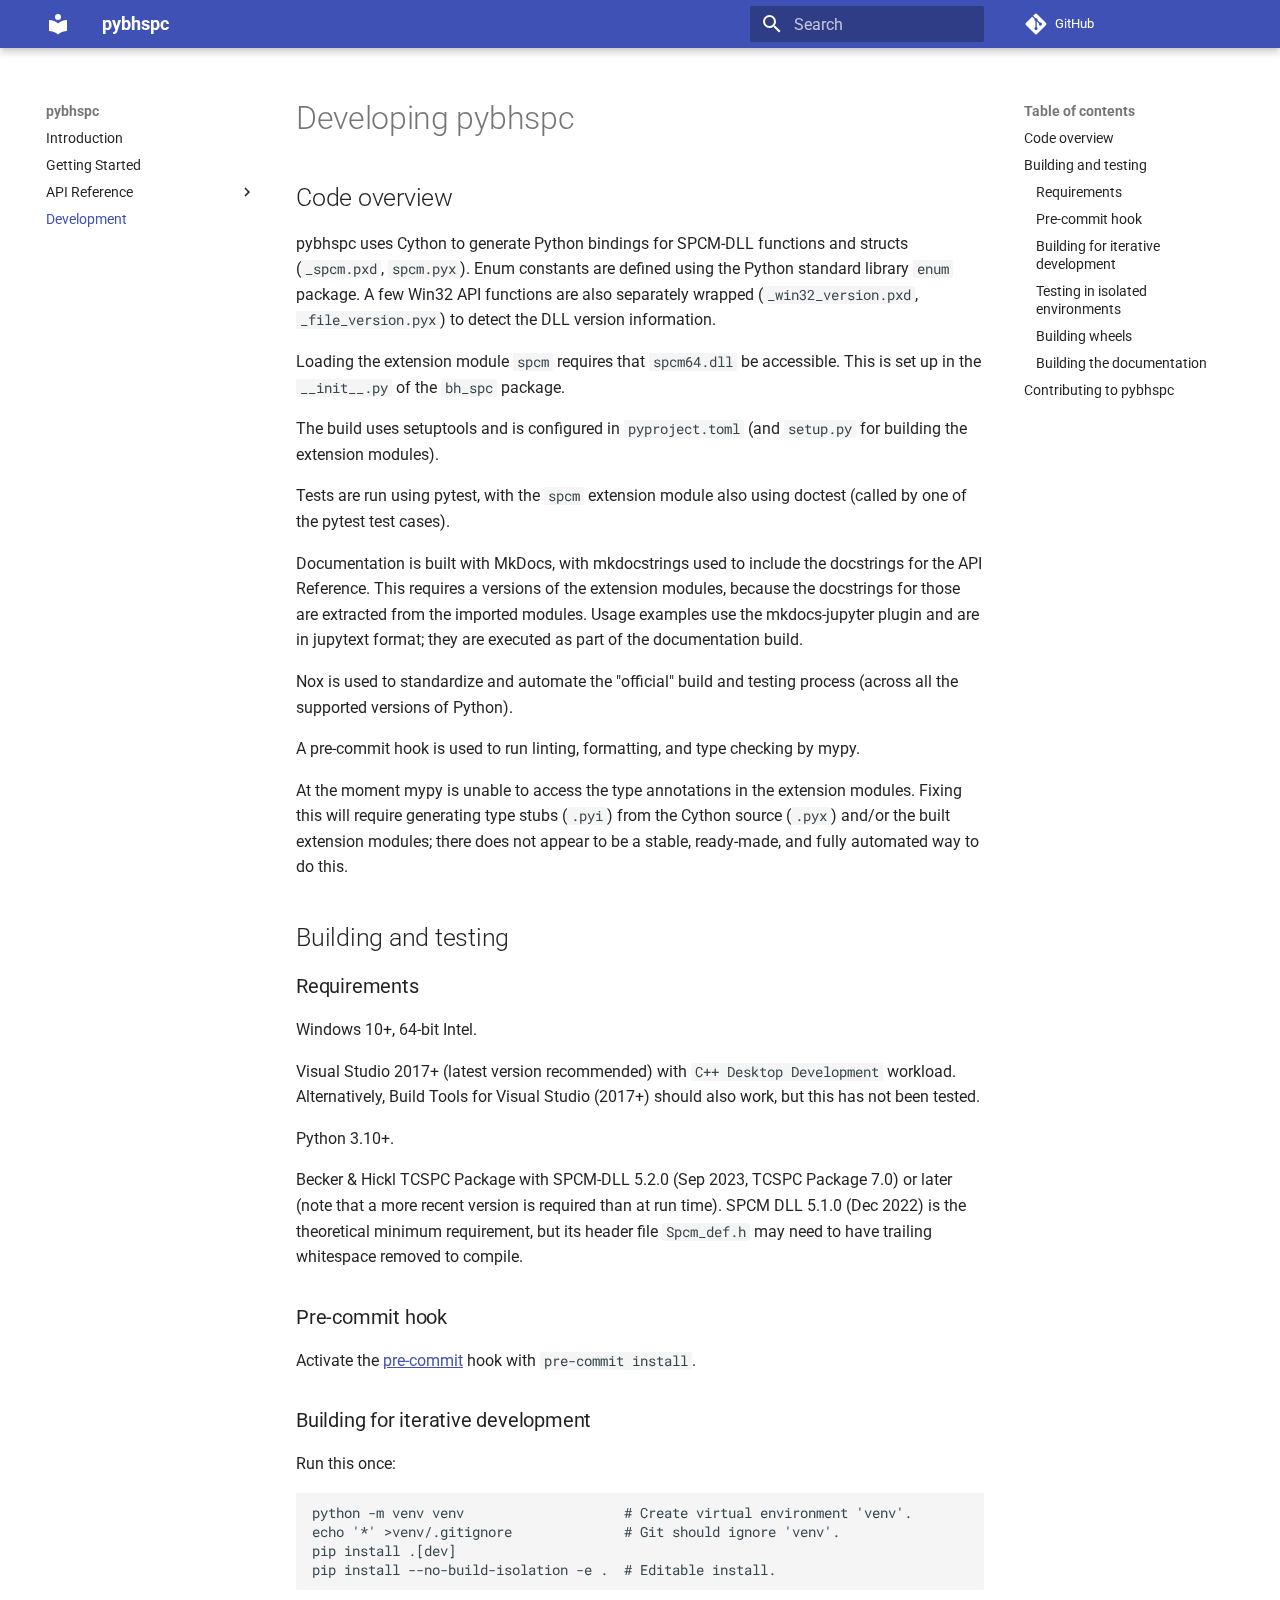
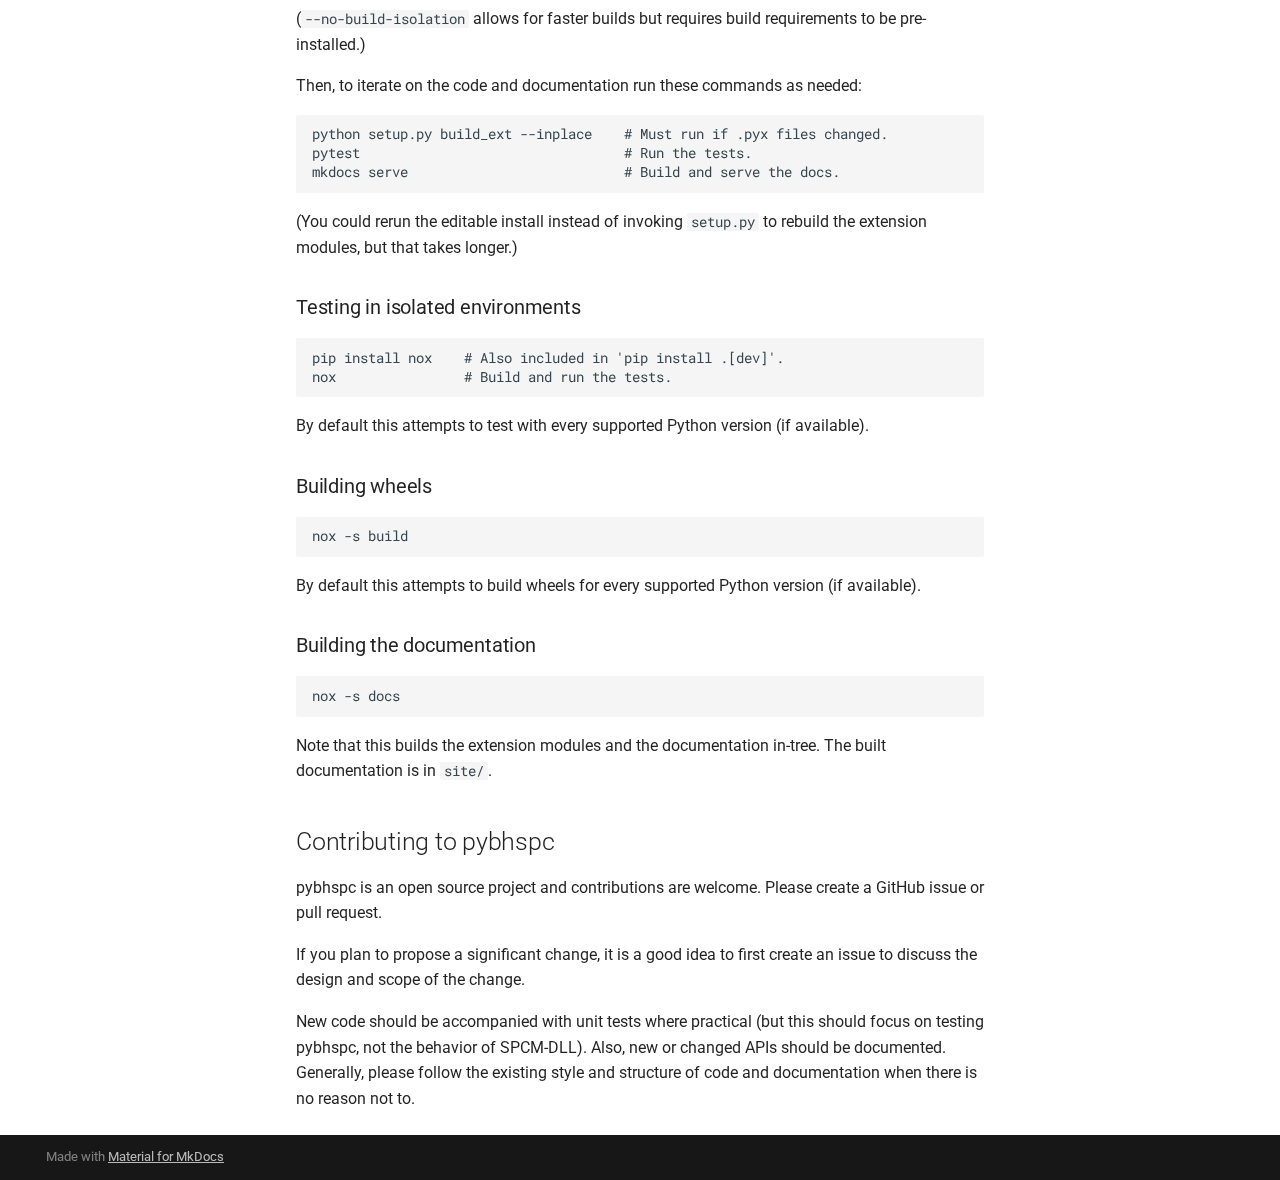
<file: development/index.html>
<!doctype html>
<html lang="en" class="no-js">
  <head>
    
      <meta charset="utf-8">
      <meta name="viewport" content="width=device-width,initial-scale=1">
      
      
      
      
        <link rel="prev" href="../api_spcm/">
      
      
      
      <link rel="icon" href="../assets/images/favicon.png">
      <meta name="generator" content="mkdocs-1.5.3, mkdocs-material-9.5.16">
    
    
      
        <title>Development - pybhspc</title>
      
    
    
      <link rel="stylesheet" href="../assets/stylesheets/main.bcfcd587.min.css">
      
      


    
    
      
    
    
      
        
        
        <link rel="preconnect" href="https://fonts.gstatic.com" crossorigin>
        <link rel="stylesheet" href="https://fonts.googleapis.com/css?family=Roboto:300,300i,400,400i,700,700i%7CRoboto+Mono:400,400i,700,700i&display=fallback">
        <style>:root{--md-text-font:"Roboto";--md-code-font:"Roboto Mono"}</style>
      
    
    
      <link rel="stylesheet" href="../assets/_mkdocstrings.css">
    
      <link rel="stylesheet" href="../stylesheets/extra.css">
    
    <script>__md_scope=new URL("..",location),__md_hash=e=>[...e].reduce((e,_)=>(e<<5)-e+_.charCodeAt(0),0),__md_get=(e,_=localStorage,t=__md_scope)=>JSON.parse(_.getItem(t.pathname+"."+e)),__md_set=(e,_,t=localStorage,a=__md_scope)=>{try{t.setItem(a.pathname+"."+e,JSON.stringify(_))}catch(e){}}</script>
    
      

    
    
    
  </head>
  
  
    <body dir="ltr">
  
    
    <input class="md-toggle" data-md-toggle="drawer" type="checkbox" id="__drawer" autocomplete="off">
    <input class="md-toggle" data-md-toggle="search" type="checkbox" id="__search" autocomplete="off">
    <label class="md-overlay" for="__drawer"></label>
    <div data-md-component="skip">
      
        
        <a href="#developing-pybhspc" class="md-skip">
          Skip to content
        </a>
      
    </div>
    <div data-md-component="announce">
      
    </div>
    
    
      

  

<header class="md-header md-header--shadow" data-md-component="header">
  <nav class="md-header__inner md-grid" aria-label="Header">
    <a href=".." title="pybhspc" class="md-header__button md-logo" aria-label="pybhspc" data-md-component="logo">
      
  
  <svg xmlns="http://www.w3.org/2000/svg" viewBox="0 0 24 24"><path d="M12 8a3 3 0 0 0 3-3 3 3 0 0 0-3-3 3 3 0 0 0-3 3 3 3 0 0 0 3 3m0 3.54C9.64 9.35 6.5 8 3 8v11c3.5 0 6.64 1.35 9 3.54 2.36-2.19 5.5-3.54 9-3.54V8c-3.5 0-6.64 1.35-9 3.54Z"/></svg>

    </a>
    <label class="md-header__button md-icon" for="__drawer">
      
      <svg xmlns="http://www.w3.org/2000/svg" viewBox="0 0 24 24"><path d="M3 6h18v2H3V6m0 5h18v2H3v-2m0 5h18v2H3v-2Z"/></svg>
    </label>
    <div class="md-header__title" data-md-component="header-title">
      <div class="md-header__ellipsis">
        <div class="md-header__topic">
          <span class="md-ellipsis">
            pybhspc
          </span>
        </div>
        <div class="md-header__topic" data-md-component="header-topic">
          <span class="md-ellipsis">
            
              Development
            
          </span>
        </div>
      </div>
    </div>
    
    
      <script>var media,input,key,value,palette=__md_get("__palette");if(palette&&palette.color){"(prefers-color-scheme)"===palette.color.media&&(media=matchMedia("(prefers-color-scheme: light)"),input=document.querySelector(media.matches?"[data-md-color-media='(prefers-color-scheme: light)']":"[data-md-color-media='(prefers-color-scheme: dark)']"),palette.color.media=input.getAttribute("data-md-color-media"),palette.color.scheme=input.getAttribute("data-md-color-scheme"),palette.color.primary=input.getAttribute("data-md-color-primary"),palette.color.accent=input.getAttribute("data-md-color-accent"));for([key,value]of Object.entries(palette.color))document.body.setAttribute("data-md-color-"+key,value)}</script>
    
    
    
      <label class="md-header__button md-icon" for="__search">
        
        <svg xmlns="http://www.w3.org/2000/svg" viewBox="0 0 24 24"><path d="M9.5 3A6.5 6.5 0 0 1 16 9.5c0 1.61-.59 3.09-1.56 4.23l.27.27h.79l5 5-1.5 1.5-5-5v-.79l-.27-.27A6.516 6.516 0 0 1 9.5 16 6.5 6.5 0 0 1 3 9.5 6.5 6.5 0 0 1 9.5 3m0 2C7 5 5 7 5 9.5S7 14 9.5 14 14 12 14 9.5 12 5 9.5 5Z"/></svg>
      </label>
      <div class="md-search" data-md-component="search" role="dialog">
  <label class="md-search__overlay" for="__search"></label>
  <div class="md-search__inner" role="search">
    <form class="md-search__form" name="search">
      <input type="text" class="md-search__input" name="query" aria-label="Search" placeholder="Search" autocapitalize="off" autocorrect="off" autocomplete="off" spellcheck="false" data-md-component="search-query" required>
      <label class="md-search__icon md-icon" for="__search">
        
        <svg xmlns="http://www.w3.org/2000/svg" viewBox="0 0 24 24"><path d="M9.5 3A6.5 6.5 0 0 1 16 9.5c0 1.61-.59 3.09-1.56 4.23l.27.27h.79l5 5-1.5 1.5-5-5v-.79l-.27-.27A6.516 6.516 0 0 1 9.5 16 6.5 6.5 0 0 1 3 9.5 6.5 6.5 0 0 1 9.5 3m0 2C7 5 5 7 5 9.5S7 14 9.5 14 14 12 14 9.5 12 5 9.5 5Z"/></svg>
        
        <svg xmlns="http://www.w3.org/2000/svg" viewBox="0 0 24 24"><path d="M20 11v2H8l5.5 5.5-1.42 1.42L4.16 12l7.92-7.92L13.5 5.5 8 11h12Z"/></svg>
      </label>
      <nav class="md-search__options" aria-label="Search">
        
        <button type="reset" class="md-search__icon md-icon" title="Clear" aria-label="Clear" tabindex="-1">
          
          <svg xmlns="http://www.w3.org/2000/svg" viewBox="0 0 24 24"><path d="M19 6.41 17.59 5 12 10.59 6.41 5 5 6.41 10.59 12 5 17.59 6.41 19 12 13.41 17.59 19 19 17.59 13.41 12 19 6.41Z"/></svg>
        </button>
      </nav>
      
    </form>
    <div class="md-search__output">
      <div class="md-search__scrollwrap" data-md-scrollfix>
        <div class="md-search-result" data-md-component="search-result">
          <div class="md-search-result__meta">
            Initializing search
          </div>
          <ol class="md-search-result__list" role="presentation"></ol>
        </div>
      </div>
    </div>
  </div>
</div>
    
    
      <div class="md-header__source">
        <a href="https://github.com/marktsuchida/pybhspc" title="Go to repository" class="md-source" data-md-component="source">
  <div class="md-source__icon md-icon">
    
    <svg xmlns="http://www.w3.org/2000/svg" viewBox="0 0 448 512"><!--! Font Awesome Free 6.5.1 by @fontawesome - https://fontawesome.com License - https://fontawesome.com/license/free (Icons: CC BY 4.0, Fonts: SIL OFL 1.1, Code: MIT License) Copyright 2023 Fonticons, Inc.--><path d="M439.55 236.05 244 40.45a28.87 28.87 0 0 0-40.81 0l-40.66 40.63 51.52 51.52c27.06-9.14 52.68 16.77 43.39 43.68l49.66 49.66c34.23-11.8 61.18 31 35.47 56.69-26.49 26.49-70.21-2.87-56-37.34L240.22 199v121.85c25.3 12.54 22.26 41.85 9.08 55a34.34 34.34 0 0 1-48.55 0c-17.57-17.6-11.07-46.91 11.25-56v-123c-20.8-8.51-24.6-30.74-18.64-45L142.57 101 8.45 235.14a28.86 28.86 0 0 0 0 40.81l195.61 195.6a28.86 28.86 0 0 0 40.8 0l194.69-194.69a28.86 28.86 0 0 0 0-40.81z"/></svg>
  </div>
  <div class="md-source__repository">
    GitHub
  </div>
</a>
      </div>
    
  </nav>
  
</header>
    
    <div class="md-container" data-md-component="container">
      
      
        
          
        
      
      <main class="md-main" data-md-component="main">
        <div class="md-main__inner md-grid">
          
            
              
              <div class="md-sidebar md-sidebar--primary" data-md-component="sidebar" data-md-type="navigation" >
                <div class="md-sidebar__scrollwrap">
                  <div class="md-sidebar__inner">
                    



<nav class="md-nav md-nav--primary" aria-label="Navigation" data-md-level="0">
  <label class="md-nav__title" for="__drawer">
    <a href=".." title="pybhspc" class="md-nav__button md-logo" aria-label="pybhspc" data-md-component="logo">
      
  
  <svg xmlns="http://www.w3.org/2000/svg" viewBox="0 0 24 24"><path d="M12 8a3 3 0 0 0 3-3 3 3 0 0 0-3-3 3 3 0 0 0-3 3 3 3 0 0 0 3 3m0 3.54C9.64 9.35 6.5 8 3 8v11c3.5 0 6.64 1.35 9 3.54 2.36-2.19 5.5-3.54 9-3.54V8c-3.5 0-6.64 1.35-9 3.54Z"/></svg>

    </a>
    pybhspc
  </label>
  
    <div class="md-nav__source">
      <a href="https://github.com/marktsuchida/pybhspc" title="Go to repository" class="md-source" data-md-component="source">
  <div class="md-source__icon md-icon">
    
    <svg xmlns="http://www.w3.org/2000/svg" viewBox="0 0 448 512"><!--! Font Awesome Free 6.5.1 by @fontawesome - https://fontawesome.com License - https://fontawesome.com/license/free (Icons: CC BY 4.0, Fonts: SIL OFL 1.1, Code: MIT License) Copyright 2023 Fonticons, Inc.--><path d="M439.55 236.05 244 40.45a28.87 28.87 0 0 0-40.81 0l-40.66 40.63 51.52 51.52c27.06-9.14 52.68 16.77 43.39 43.68l49.66 49.66c34.23-11.8 61.18 31 35.47 56.69-26.49 26.49-70.21-2.87-56-37.34L240.22 199v121.85c25.3 12.54 22.26 41.85 9.08 55a34.34 34.34 0 0 1-48.55 0c-17.57-17.6-11.07-46.91 11.25-56v-123c-20.8-8.51-24.6-30.74-18.64-45L142.57 101 8.45 235.14a28.86 28.86 0 0 0 0 40.81l195.61 195.6a28.86 28.86 0 0 0 40.8 0l194.69-194.69a28.86 28.86 0 0 0 0-40.81z"/></svg>
  </div>
  <div class="md-source__repository">
    GitHub
  </div>
</a>
    </div>
  
  <ul class="md-nav__list" data-md-scrollfix>
    
      
      
  
  
  
  
    <li class="md-nav__item">
      <a href=".." class="md-nav__link">
        
  
  <span class="md-ellipsis">
    Introduction
  </span>
  

      </a>
    </li>
  

    
      
      
  
  
  
  
    <li class="md-nav__item">
      <a href="../getting_started/" class="md-nav__link">
        
  
  <span class="md-ellipsis">
    Getting Started
  </span>
  

      </a>
    </li>
  

    
      
      
  
  
  
  
    
    
    
    
    <li class="md-nav__item md-nav__item--nested">
      
        
        
        <input class="md-nav__toggle md-toggle " type="checkbox" id="__nav_3" >
        
          
          <label class="md-nav__link" for="__nav_3" id="__nav_3_label" tabindex="0">
            
  
  <span class="md-ellipsis">
    API Reference
  </span>
  

            <span class="md-nav__icon md-icon"></span>
          </label>
        
        <nav class="md-nav" data-md-level="1" aria-labelledby="__nav_3_label" aria-expanded="false">
          <label class="md-nav__title" for="__nav_3">
            <span class="md-nav__icon md-icon"></span>
            API Reference
          </label>
          <ul class="md-nav__list" data-md-scrollfix>
            
              
                
  
  
  
  
    <li class="md-nav__item">
      <a href="../api/" class="md-nav__link">
        
  
  <span class="md-ellipsis">
    bh_spc package
  </span>
  

      </a>
    </li>
  

              
            
              
                
  
  
  
  
    <li class="md-nav__item">
      <a href="../api_spcm/" class="md-nav__link">
        
  
  <span class="md-ellipsis">
    bh_spc.spcm module
  </span>
  

      </a>
    </li>
  

              
            
          </ul>
        </nav>
      
    </li>
  

    
      
      
  
  
    
  
  
  
    <li class="md-nav__item md-nav__item--active">
      
      <input class="md-nav__toggle md-toggle" type="checkbox" id="__toc">
      
      
        
      
      
        <label class="md-nav__link md-nav__link--active" for="__toc">
          
  
  <span class="md-ellipsis">
    Development
  </span>
  

          <span class="md-nav__icon md-icon"></span>
        </label>
      
      <a href="./" class="md-nav__link md-nav__link--active">
        
  
  <span class="md-ellipsis">
    Development
  </span>
  

      </a>
      
        

<nav class="md-nav md-nav--secondary" aria-label="Table of contents">
  
  
  
    
  
  
    <label class="md-nav__title" for="__toc">
      <span class="md-nav__icon md-icon"></span>
      Table of contents
    </label>
    <ul class="md-nav__list" data-md-component="toc" data-md-scrollfix>
      
        <li class="md-nav__item">
  <a href="#code-overview" class="md-nav__link">
    <span class="md-ellipsis">
      Code overview
    </span>
  </a>
  
</li>
      
        <li class="md-nav__item">
  <a href="#building-and-testing" class="md-nav__link">
    <span class="md-ellipsis">
      Building and testing
    </span>
  </a>
  
    <nav class="md-nav" aria-label="Building and testing">
      <ul class="md-nav__list">
        
          <li class="md-nav__item">
  <a href="#requirements" class="md-nav__link">
    <span class="md-ellipsis">
      Requirements
    </span>
  </a>
  
</li>
        
          <li class="md-nav__item">
  <a href="#pre-commit-hook" class="md-nav__link">
    <span class="md-ellipsis">
      Pre-commit hook
    </span>
  </a>
  
</li>
        
          <li class="md-nav__item">
  <a href="#building-for-iterative-development" class="md-nav__link">
    <span class="md-ellipsis">
      Building for iterative development
    </span>
  </a>
  
</li>
        
          <li class="md-nav__item">
  <a href="#testing-in-isolated-environments" class="md-nav__link">
    <span class="md-ellipsis">
      Testing in isolated environments
    </span>
  </a>
  
</li>
        
          <li class="md-nav__item">
  <a href="#building-wheels" class="md-nav__link">
    <span class="md-ellipsis">
      Building wheels
    </span>
  </a>
  
</li>
        
          <li class="md-nav__item">
  <a href="#building-the-documentation" class="md-nav__link">
    <span class="md-ellipsis">
      Building the documentation
    </span>
  </a>
  
</li>
        
      </ul>
    </nav>
  
</li>
      
        <li class="md-nav__item">
  <a href="#contributing-to-pybhspc" class="md-nav__link">
    <span class="md-ellipsis">
      Contributing to pybhspc
    </span>
  </a>
  
</li>
      
    </ul>
  
</nav>
      
    </li>
  

    
  </ul>
</nav>
                  </div>
                </div>
              </div>
            
            
              
              <div class="md-sidebar md-sidebar--secondary" data-md-component="sidebar" data-md-type="toc" >
                <div class="md-sidebar__scrollwrap">
                  <div class="md-sidebar__inner">
                    

<nav class="md-nav md-nav--secondary" aria-label="Table of contents">
  
  
  
    
  
  
    <label class="md-nav__title" for="__toc">
      <span class="md-nav__icon md-icon"></span>
      Table of contents
    </label>
    <ul class="md-nav__list" data-md-component="toc" data-md-scrollfix>
      
        <li class="md-nav__item">
  <a href="#code-overview" class="md-nav__link">
    <span class="md-ellipsis">
      Code overview
    </span>
  </a>
  
</li>
      
        <li class="md-nav__item">
  <a href="#building-and-testing" class="md-nav__link">
    <span class="md-ellipsis">
      Building and testing
    </span>
  </a>
  
    <nav class="md-nav" aria-label="Building and testing">
      <ul class="md-nav__list">
        
          <li class="md-nav__item">
  <a href="#requirements" class="md-nav__link">
    <span class="md-ellipsis">
      Requirements
    </span>
  </a>
  
</li>
        
          <li class="md-nav__item">
  <a href="#pre-commit-hook" class="md-nav__link">
    <span class="md-ellipsis">
      Pre-commit hook
    </span>
  </a>
  
</li>
        
          <li class="md-nav__item">
  <a href="#building-for-iterative-development" class="md-nav__link">
    <span class="md-ellipsis">
      Building for iterative development
    </span>
  </a>
  
</li>
        
          <li class="md-nav__item">
  <a href="#testing-in-isolated-environments" class="md-nav__link">
    <span class="md-ellipsis">
      Testing in isolated environments
    </span>
  </a>
  
</li>
        
          <li class="md-nav__item">
  <a href="#building-wheels" class="md-nav__link">
    <span class="md-ellipsis">
      Building wheels
    </span>
  </a>
  
</li>
        
          <li class="md-nav__item">
  <a href="#building-the-documentation" class="md-nav__link">
    <span class="md-ellipsis">
      Building the documentation
    </span>
  </a>
  
</li>
        
      </ul>
    </nav>
  
</li>
      
        <li class="md-nav__item">
  <a href="#contributing-to-pybhspc" class="md-nav__link">
    <span class="md-ellipsis">
      Contributing to pybhspc
    </span>
  </a>
  
</li>
      
    </ul>
  
</nav>
                  </div>
                </div>
              </div>
            
          
          
            <div class="md-content" data-md-component="content">
              <article class="md-content__inner md-typeset">
                
                  

  
  


<!--
This file is part of pybhspc
Copyright 2024 Board of Regents of the University of Wisconsin System
SPDX-License-Identifier: MIT
-->

<h1 id="developing-pybhspc">Developing pybhspc</h1>
<h2 id="code-overview">Code overview</h2>
<p>pybhspc uses Cython to generate Python bindings for SPCM-DLL functions and
structs (<code>_spcm.pxd</code>, <code>spcm.pyx</code>). Enum constants are defined using the Python
standard library <code>enum</code> package. A few Win32 API functions are also separately
wrapped (<code>_win32_version.pxd</code>, <code>_file_version.pyx</code>) to detect the DLL version
information.</p>
<p>Loading the extension module <code>spcm</code> requires that <code>spcm64.dll</code> be accessible.
This is set up in the <code>__init__.py</code> of the <code>bh_spc</code> package.</p>
<p>The build uses setuptools and is configured in <code>pyproject.toml</code> (and <code>setup.py</code>
for building the extension modules).</p>
<p>Tests are run using pytest, with the <code>spcm</code> extension module also using doctest
(called by one of the pytest test cases).</p>
<p>Documentation is built with MkDocs, with mkdocstrings used to include the
docstrings for the API Reference. This requires a versions of the extension
modules, because the docstrings for those are extracted from the imported
modules. Usage examples use the mkdocs-jupyter plugin and are in jupytext
format; they are executed as part of the documentation build.</p>
<p>Nox is used to standardize and automate the "official" build and testing
process (across all the supported versions of Python).</p>
<p>A pre-commit hook is used to run linting, formatting, and type checking by
mypy.</p>
<p>At the moment mypy is unable to access the type annotations in the extension
modules. Fixing this will require generating type stubs (<code>.pyi</code>) from the
Cython source (<code>.pyx</code>) and/or the built extension modules; there does not
appear to be a stable, ready-made, and fully automated way to do this.</p>
<h2 id="building-and-testing">Building and testing</h2>
<h3 id="requirements">Requirements</h3>
<p>Windows 10+, 64-bit Intel.</p>
<p>Visual Studio 2017+ (latest version recommended) with <code>C++ Desktop Development</code>
workload. Alternatively, Build Tools for Visual Studio (2017+) should also
work, but this has not been tested.</p>
<p>Python 3.10+.</p>
<p>Becker &amp; Hickl TCSPC Package with SPCM-DLL 5.2.0 (Sep 2023, TCSPC Package 7.0)
or later (note that a more recent version is required than at run time). SPCM
DLL 5.1.0 (Dec 2022) is the theoretical minimum requirement, but its header
file <code>Spcm_def.h</code> may need to have trailing whitespace removed to compile.</p>
<h3 id="pre-commit-hook">Pre-commit hook</h3>
<p>Activate the <a href="https://pre-commit.com/">pre-commit</a> hook with <code>pre-commit
install</code>.</p>
<h3 id="building-for-iterative-development">Building for iterative development</h3>
<p>Run this once:</p>
<pre><code class="language-sh">python -m venv venv                    # Create virtual environment 'venv'.
echo '*' &gt;venv/.gitignore              # Git should ignore 'venv'.
pip install .[dev]
pip install --no-build-isolation -e .  # Editable install.
</code></pre>
<p>(<code>--no-build-isolation</code> allows for faster builds but requires build
requirements to be pre-installed.)</p>
<p>Then, to iterate on the code and documentation run these commands as needed:</p>
<pre><code class="language-sh">python setup.py build_ext --inplace    # Must run if .pyx files changed.
pytest                                 # Run the tests.
mkdocs serve                           # Build and serve the docs.
</code></pre>
<p>(You could rerun the editable install instead of invoking <code>setup.py</code> to rebuild
the extension modules, but that takes longer.)</p>
<h3 id="testing-in-isolated-environments">Testing in isolated environments</h3>
<pre><code class="language-sh">pip install nox    # Also included in 'pip install .[dev]'.
nox                # Build and run the tests.
</code></pre>
<p>By default this attempts to test with every supported Python version (if
available).</p>
<h3 id="building-wheels">Building wheels</h3>
<pre><code class="language-sh">nox -s build
</code></pre>
<p>By default this attempts to build wheels for every supported Python version (if
available).</p>
<h3 id="building-the-documentation">Building the documentation</h3>
<pre><code class="language-sh">nox -s docs
</code></pre>
<p>Note that this builds the extension modules and the documentation in-tree.
The built documentation is in <code>site/</code>.</p>
<h2 id="contributing-to-pybhspc">Contributing to pybhspc</h2>
<p>pybhspc is an open source project and contributions are welcome. Please create
a GitHub issue or pull request.</p>
<p>If you plan to propose a significant change, it is a good idea to first create
an issue to discuss the design and scope of the change.</p>
<p>New code should be accompanied with unit tests where practical (but this should
focus on testing pybhspc, not the behavior of SPCM-DLL). Also, new or changed
APIs should be documented. Generally, please follow the existing style and
structure of code and documentation when there is no reason not to.</p>












                
              </article>
            </div>
          
          
<script>var target=document.getElementById(location.hash.slice(1));target&&target.name&&(target.checked=target.name.startsWith("__tabbed_"))</script>
        </div>
        
      </main>
      
        <footer class="md-footer">
  
  <div class="md-footer-meta md-typeset">
    <div class="md-footer-meta__inner md-grid">
      <div class="md-copyright">
  
  
    Made with
    <a href="https://squidfunk.github.io/mkdocs-material/" target="_blank" rel="noopener">
      Material for MkDocs
    </a>
  
</div>
      
    </div>
  </div>
</footer>
      
    </div>
    <div class="md-dialog" data-md-component="dialog">
      <div class="md-dialog__inner md-typeset"></div>
    </div>
    
    
    <script id="__config" type="application/json">{"base": "..", "features": [], "search": "../assets/javascripts/workers/search.b8dbb3d2.min.js", "translations": {"clipboard.copied": "Copied to clipboard", "clipboard.copy": "Copy to clipboard", "search.result.more.one": "1 more on this page", "search.result.more.other": "# more on this page", "search.result.none": "No matching documents", "search.result.one": "1 matching document", "search.result.other": "# matching documents", "search.result.placeholder": "Type to start searching", "search.result.term.missing": "Missing", "select.version": "Select version"}}</script>
    
    
      <script src="../assets/javascripts/bundle.bd41221c.min.js"></script>
      
    
  </body>
</html>
</file>
<file: assets/_mkdocstrings.css>
/* Avoid breaking parameter names, etc. in table cells. */
.doc-contents td code {
  word-break: normal !important;
}

/* No line break before first paragraph of descriptions. */
.doc-md-description,
.doc-md-description>p:first-child {
  display: inline;
}

/* Max width for docstring sections tables. */
.doc .md-typeset__table,
.doc .md-typeset__table table {
  display: table !important;
  width: 100%;
}

.doc .md-typeset__table tr {
  display: table-row;
}

/* Defaults in Spacy table style. */
.doc-param-default {
  float: right;
}

/* Symbols in Navigation and ToC. */
:root,
[data-md-color-scheme="default"] {
  --doc-symbol-attribute-fg-color: #953800;
  --doc-symbol-function-fg-color: #8250df;
  --doc-symbol-method-fg-color: #8250df;
  --doc-symbol-class-fg-color: #0550ae;
  --doc-symbol-module-fg-color: #5cad0f;

  --doc-symbol-attribute-bg-color: #9538001a;
  --doc-symbol-function-bg-color: #8250df1a;
  --doc-symbol-method-bg-color: #8250df1a;
  --doc-symbol-class-bg-color: #0550ae1a;
  --doc-symbol-module-bg-color: #5cad0f1a;
}

[data-md-color-scheme="slate"] {
  --doc-symbol-attribute-fg-color: #ffa657;
  --doc-symbol-function-fg-color: #d2a8ff;
  --doc-symbol-method-fg-color: #d2a8ff;
  --doc-symbol-class-fg-color: #79c0ff;
  --doc-symbol-module-fg-color: #baff79;

  --doc-symbol-attribute-bg-color: #ffa6571a;
  --doc-symbol-function-bg-color: #d2a8ff1a;
  --doc-symbol-method-bg-color: #d2a8ff1a;
  --doc-symbol-class-bg-color: #79c0ff1a;
  --doc-symbol-module-bg-color: #baff791a;
}

code.doc-symbol {
  border-radius: .1rem;
  font-size: .85em;
  padding: 0 .3em;
  font-weight: bold;
}

code.doc-symbol-attribute {
  color: var(--doc-symbol-attribute-fg-color);
  background-color: var(--doc-symbol-attribute-bg-color);
}

code.doc-symbol-attribute::after {
  content: "attr";
}

code.doc-symbol-function {
  color: var(--doc-symbol-function-fg-color);
  background-color: var(--doc-symbol-function-bg-color);
}

code.doc-symbol-function::after {
  content: "func";
}

code.doc-symbol-method {
  color: var(--doc-symbol-method-fg-color);
  background-color: var(--doc-symbol-method-bg-color);
}

code.doc-symbol-method::after {
  content: "meth";
}

code.doc-symbol-class {
  color: var(--doc-symbol-class-fg-color);
  background-color: var(--doc-symbol-class-bg-color);
}

code.doc-symbol-class::after {
  content: "class";
}

code.doc-symbol-module {
  color: var(--doc-symbol-module-fg-color);
  background-color: var(--doc-symbol-module-bg-color);
}

code.doc-symbol-module::after {
  content: "mod";
}
</file>
<file: stylesheets/extra.css>
/*
 * This file is part of pybhspc
 * Copyright 2024 Board of Regents of the University of Wisconsin System
 * SPDX-License-Identifier: MIT
 */

/* For accessibility */
.md-typeset a {
  text-decoration: underline;
}
</file>
<file: assets/stylesheets/main.bcfcd587.min.css>
@charset "UTF-8";html{-webkit-text-size-adjust:none;-moz-text-size-adjust:none;text-size-adjust:none;box-sizing:border-box}*,:after,:before{box-sizing:inherit}@media (prefers-reduced-motion){*,:after,:before{transition:none!important}}body{margin:0}a,button,input,label{-webkit-tap-highlight-color:transparent}a{color:inherit;text-decoration:none}hr{border:0;box-sizing:initial;display:block;height:.05rem;overflow:visible;padding:0}small{font-size:80%}sub,sup{line-height:1em}img{border-style:none}table{border-collapse:initial;border-spacing:0}td,th{font-weight:400;vertical-align:top}button{background:#0000;border:0;font-family:inherit;font-size:inherit;margin:0;padding:0}input{border:0;outline:none}:root{--md-primary-fg-color:#4051b5;--md-primary-fg-color--light:#5d6cc0;--md-primary-fg-color--dark:#303fa1;--md-primary-bg-color:#fff;--md-primary-bg-color--light:#ffffffb3;--md-accent-fg-color:#526cfe;--md-accent-fg-color--transparent:#526cfe1a;--md-accent-bg-color:#fff;--md-accent-bg-color--light:#ffffffb3}[data-md-color-scheme=default]{color-scheme:light}[data-md-color-scheme=default] img[src$="#gh-dark-mode-only"],[data-md-color-scheme=default] img[src$="#only-dark"]{display:none}:root,[data-md-color-scheme=default]{--md-hue:225deg;--md-default-fg-color:#000000de;--md-default-fg-color--light:#0000008a;--md-default-fg-color--lighter:#00000052;--md-default-fg-color--lightest:#00000012;--md-default-bg-color:#fff;--md-default-bg-color--light:#ffffffb3;--md-default-bg-color--lighter:#ffffff4d;--md-default-bg-color--lightest:#ffffff1f;--md-code-fg-color:#36464e;--md-code-bg-color:#f5f5f5;--md-code-hl-color:#4287ff;--md-code-hl-color--light:#4287ff1a;--md-code-hl-number-color:#d52a2a;--md-code-hl-special-color:#db1457;--md-code-hl-function-color:#a846b9;--md-code-hl-constant-color:#6e59d9;--md-code-hl-keyword-color:#3f6ec6;--md-code-hl-string-color:#1c7d4d;--md-code-hl-name-color:var(--md-code-fg-color);--md-code-hl-operator-color:var(--md-default-fg-color--light);--md-code-hl-punctuation-color:var(--md-default-fg-color--light);--md-code-hl-comment-color:var(--md-default-fg-color--light);--md-code-hl-generic-color:var(--md-default-fg-color--light);--md-code-hl-variable-color:var(--md-default-fg-color--light);--md-typeset-color:var(--md-default-fg-color);--md-typeset-a-color:var(--md-primary-fg-color);--md-typeset-del-color:#f5503d26;--md-typeset-ins-color:#0bd57026;--md-typeset-kbd-color:#fafafa;--md-typeset-kbd-accent-color:#fff;--md-typeset-kbd-border-color:#b8b8b8;--md-typeset-mark-color:#ffff0080;--md-typeset-table-color:#0000001f;--md-typeset-table-color--light:rgba(0,0,0,.035);--md-admonition-fg-color:var(--md-default-fg-color);--md-admonition-bg-color:var(--md-default-bg-color);--md-warning-fg-color:#000000de;--md-warning-bg-color:#ff9;--md-footer-fg-color:#fff;--md-footer-fg-color--light:#ffffffb3;--md-footer-fg-color--lighter:#ffffff73;--md-footer-bg-color:#000000de;--md-footer-bg-color--dark:#00000052;--md-shadow-z1:0 0.2rem 0.5rem #0000000d,0 0 0.05rem #0000001a;--md-shadow-z2:0 0.2rem 0.5rem #0000001a,0 0 0.05rem #00000040;--md-shadow-z3:0 0.2rem 0.5rem #0003,0 0 0.05rem #00000059}.md-icon svg{fill:currentcolor;display:block;height:1.2rem;width:1.2rem}body{-webkit-font-smoothing:antialiased;-moz-osx-font-smoothing:grayscale;--md-text-font-family:var(--md-text-font,_),-apple-system,BlinkMacSystemFont,Helvetica,Arial,sans-serif;--md-code-font-family:var(--md-code-font,_),SFMono-Regular,Consolas,Menlo,monospace}aside,body,input{font-feature-settings:"kern","liga";color:var(--md-typeset-color);font-family:var(--md-text-font-family)}code,kbd,pre{font-feature-settings:"kern";font-family:var(--md-code-font-family)}:root{--md-typeset-table-sort-icon:url('data:image/svg+xml;charset=utf-8,<svg xmlns="http://www.w3.org/2000/svg" viewBox="0 0 24 24"><path d="m18 21-4-4h3V7h-3l4-4 4 4h-3v10h3M2 19v-2h10v2M2 13v-2h7v2M2 7V5h4v2H2Z"/></svg>');--md-typeset-table-sort-icon--asc:url('data:image/svg+xml;charset=utf-8,<svg xmlns="http://www.w3.org/2000/svg" viewBox="0 0 24 24"><path d="M19 17h3l-4 4-4-4h3V3h2M2 17h10v2H2M6 5v2H2V5m0 6h7v2H2v-2Z"/></svg>');--md-typeset-table-sort-icon--desc:url('data:image/svg+xml;charset=utf-8,<svg xmlns="http://www.w3.org/2000/svg" viewBox="0 0 24 24"><path d="M19 7h3l-4-4-4 4h3v14h2M2 17h10v2H2M6 5v2H2V5m0 6h7v2H2v-2Z"/></svg>')}.md-typeset{-webkit-print-color-adjust:exact;color-adjust:exact;font-size:.8rem;line-height:1.6}@media print{.md-typeset{font-size:.68rem}}.md-typeset blockquote,.md-typeset dl,.md-typeset figure,.md-typeset ol,.md-typeset pre,.md-typeset ul{margin-bottom:1em;margin-top:1em}.md-typeset h1{color:var(--md-default-fg-color--light);font-size:2em;line-height:1.3;margin:0 0 1.25em}.md-typeset h1,.md-typeset h2{font-weight:300;letter-spacing:-.01em}.md-typeset h2{font-size:1.5625em;line-height:1.4;margin:1.6em 0 .64em}.md-typeset h3{font-size:1.25em;font-weight:400;letter-spacing:-.01em;line-height:1.5;margin:1.6em 0 .8em}.md-typeset h2+h3{margin-top:.8em}.md-typeset h4{font-weight:700;letter-spacing:-.01em;margin:1em 0}.md-typeset h5,.md-typeset h6{color:var(--md-default-fg-color--light);font-size:.8em;font-weight:700;letter-spacing:-.01em;margin:1.25em 0}.md-typeset h5{text-transform:uppercase}.md-typeset hr{border-bottom:.05rem solid var(--md-default-fg-color--lightest);display:flow-root;margin:1.5em 0}.md-typeset a{color:var(--md-typeset-a-color);word-break:break-word}.md-typeset a,.md-typeset a:before{transition:color 125ms}.md-typeset a:focus,.md-typeset a:hover{color:var(--md-accent-fg-color)}.md-typeset a:focus code,.md-typeset a:hover code{background-color:var(--md-accent-fg-color--transparent)}.md-typeset a code{color:currentcolor;transition:background-color 125ms}.md-typeset a.focus-visible{outline-color:var(--md-accent-fg-color);outline-offset:.2rem}.md-typeset code,.md-typeset kbd,.md-typeset pre{color:var(--md-code-fg-color);direction:ltr;font-variant-ligatures:none}@media print{.md-typeset code,.md-typeset kbd,.md-typeset pre{white-space:pre-wrap}}.md-typeset code{background-color:var(--md-code-bg-color);border-radius:.1rem;-webkit-box-decoration-break:clone;box-decoration-break:clone;font-size:.85em;padding:0 .2941176471em;word-break:break-word}.md-typeset code:not(.focus-visible){-webkit-tap-highlight-color:transparent;outline:none}.md-typeset pre{display:flow-root;line-height:1.4;position:relative}.md-typeset pre>code{-webkit-box-decoration-break:slice;box-decoration-break:slice;box-shadow:none;display:block;margin:0;outline-color:var(--md-accent-fg-color);overflow:auto;padding:.7720588235em 1.1764705882em;scrollbar-color:var(--md-default-fg-color--lighter) #0000;scrollbar-width:thin;touch-action:auto;word-break:normal}.md-typeset pre>code:hover{scrollbar-color:var(--md-accent-fg-color) #0000}.md-typeset pre>code::-webkit-scrollbar{height:.2rem;width:.2rem}.md-typeset pre>code::-webkit-scrollbar-thumb{background-color:var(--md-default-fg-color--lighter)}.md-typeset pre>code::-webkit-scrollbar-thumb:hover{background-color:var(--md-accent-fg-color)}.md-typeset kbd{background-color:var(--md-typeset-kbd-color);border-radius:.1rem;box-shadow:0 .1rem 0 .05rem var(--md-typeset-kbd-border-color),0 .1rem 0 var(--md-typeset-kbd-border-color),0 -.1rem .2rem var(--md-typeset-kbd-accent-color) inset;color:var(--md-default-fg-color);display:inline-block;font-size:.75em;padding:0 .6666666667em;vertical-align:text-top;word-break:break-word}.md-typeset mark{background-color:var(--md-typeset-mark-color);-webkit-box-decoration-break:clone;box-decoration-break:clone;color:inherit;word-break:break-word}.md-typeset abbr{border-bottom:.05rem dotted var(--md-default-fg-color--light);cursor:help;text-decoration:none}.md-typeset small{opacity:.75}[dir=ltr] .md-typeset sub,[dir=ltr] .md-typeset sup{margin-left:.078125em}[dir=rtl] .md-typeset sub,[dir=rtl] .md-typeset sup{margin-right:.078125em}[dir=ltr] .md-typeset blockquote{padding-left:.6rem}[dir=rtl] .md-typeset blockquote{padding-right:.6rem}[dir=ltr] .md-typeset blockquote{border-left:.2rem solid var(--md-default-fg-color--lighter)}[dir=rtl] .md-typeset blockquote{border-right:.2rem solid var(--md-default-fg-color--lighter)}.md-typeset blockquote{color:var(--md-default-fg-color--light);margin-left:0;margin-right:0}.md-typeset ul{list-style-type:disc}[dir=ltr] .md-typeset ol,[dir=ltr] .md-typeset ul{margin-left:.625em}[dir=rtl] .md-typeset ol,[dir=rtl] .md-typeset ul{margin-right:.625em}.md-typeset ol,.md-typeset ul{padding:0}.md-typeset ol:not([hidden]),.md-typeset ul:not([hidden]){display:flow-root}.md-typeset ol ol,.md-typeset ul ol{list-style-type:lower-alpha}.md-typeset ol ol ol,.md-typeset ul ol ol{list-style-type:lower-roman}[dir=ltr] .md-typeset ol li,[dir=ltr] .md-typeset ul li{margin-left:1.25em}[dir=rtl] .md-typeset ol li,[dir=rtl] .md-typeset ul li{margin-right:1.25em}.md-typeset ol li,.md-typeset ul li{margin-bottom:.5em}.md-typeset ol li blockquote,.md-typeset ol li p,.md-typeset ul li blockquote,.md-typeset ul li p{margin:.5em 0}.md-typeset ol li:last-child,.md-typeset ul li:last-child{margin-bottom:0}[dir=ltr] .md-typeset ol li ol,[dir=ltr] .md-typeset ol li ul,[dir=ltr] .md-typeset ul li ol,[dir=ltr] .md-typeset ul li ul{margin-left:.625em}[dir=rtl] .md-typeset ol li ol,[dir=rtl] .md-typeset ol li ul,[dir=rtl] .md-typeset ul li ol,[dir=rtl] .md-typeset ul li ul{margin-right:.625em}.md-typeset ol li ol,.md-typeset ol li ul,.md-typeset ul li ol,.md-typeset ul li ul{margin-bottom:.5em;margin-top:.5em}[dir=ltr] .md-typeset dd{margin-left:1.875em}[dir=rtl] .md-typeset dd{margin-right:1.875em}.md-typeset dd{margin-bottom:1.5em;margin-top:1em}.md-typeset img,.md-typeset svg,.md-typeset video{height:auto;max-width:100%}.md-typeset img[align=left]{margin:1em 1em 1em 0}.md-typeset img[align=right]{margin:1em 0 1em 1em}.md-typeset img[align]:only-child{margin-top:0}.md-typeset figure{display:flow-root;margin:1em auto;max-width:100%;text-align:center;width:-moz-fit-content;width:fit-content}.md-typeset figure img{display:block;margin:0 auto}.md-typeset figcaption{font-style:italic;margin:1em auto;max-width:24rem}.md-typeset iframe{max-width:100%}.md-typeset table:not([class]){background-color:var(--md-default-bg-color);border:.05rem solid var(--md-typeset-table-color);border-radius:.1rem;display:inline-block;font-size:.64rem;max-width:100%;overflow:auto;touch-action:auto}@media print{.md-typeset table:not([class]){display:table}}.md-typeset table:not([class])+*{margin-top:1.5em}.md-typeset table:not([class]) td>:first-child,.md-typeset table:not([class]) th>:first-child{margin-top:0}.md-typeset table:not([class]) td>:last-child,.md-typeset table:not([class]) th>:last-child{margin-bottom:0}.md-typeset table:not([class]) td:not([align]),.md-typeset table:not([class]) th:not([align]){text-align:left}[dir=rtl] .md-typeset table:not([class]) td:not([align]),[dir=rtl] .md-typeset table:not([class]) th:not([align]){text-align:right}.md-typeset table:not([class]) th{font-weight:700;min-width:5rem;padding:.9375em 1.25em;vertical-align:top}.md-typeset table:not([class]) td{border-top:.05rem solid var(--md-typeset-table-color);padding:.9375em 1.25em;vertical-align:top}.md-typeset table:not([class]) tbody tr{transition:background-color 125ms}.md-typeset table:not([class]) tbody tr:hover{background-color:var(--md-typeset-table-color--light);box-shadow:0 .05rem 0 var(--md-default-bg-color) inset}.md-typeset table:not([class]) a{word-break:normal}.md-typeset table th[role=columnheader]{cursor:pointer}[dir=ltr] .md-typeset table th[role=columnheader]:after{margin-left:.5em}[dir=rtl] .md-typeset table th[role=columnheader]:after{margin-right:.5em}.md-typeset table th[role=columnheader]:after{content:"";display:inline-block;height:1.2em;-webkit-mask-image:var(--md-typeset-table-sort-icon);mask-image:var(--md-typeset-table-sort-icon);-webkit-mask-repeat:no-repeat;mask-repeat:no-repeat;-webkit-mask-size:contain;mask-size:contain;transition:background-color 125ms;vertical-align:text-bottom;width:1.2em}.md-typeset table th[role=columnheader]:hover:after{background-color:var(--md-default-fg-color--lighter)}.md-typeset table th[role=columnheader][aria-sort=ascending]:after{background-color:var(--md-default-fg-color--light);-webkit-mask-image:var(--md-typeset-table-sort-icon--asc);mask-image:var(--md-typeset-table-sort-icon--asc)}.md-typeset table th[role=columnheader][aria-sort=descending]:after{background-color:var(--md-default-fg-color--light);-webkit-mask-image:var(--md-typeset-table-sort-icon--desc);mask-image:var(--md-typeset-table-sort-icon--desc)}.md-typeset__scrollwrap{margin:1em -.8rem;overflow-x:auto;touch-action:auto}.md-typeset__table{display:inline-block;margin-bottom:.5em;padding:0 .8rem}@media print{.md-typeset__table{display:block}}html .md-typeset__table table{display:table;margin:0;overflow:hidden;width:100%}@media screen and (max-width:44.984375em){.md-content__inner>pre{margin:1em -.8rem}.md-content__inner>pre code{border-radius:0}}.md-typeset .md-author{border-radius:100%;display:block;flex-shrink:0;height:1.6rem;overflow:hidden;position:relative;transition:color 125ms,transform 125ms;width:1.6rem}.md-typeset .md-author img{display:block}.md-typeset .md-author--more{background:var(--md-default-fg-color--lightest);color:var(--md-default-fg-color--lighter);font-size:.6rem;font-weight:700;line-height:1.6rem;text-align:center}.md-typeset .md-author--long{height:2.4rem;width:2.4rem}.md-typeset a.md-author{transform:scale(1)}.md-typeset a.md-author img{filter:grayscale(100%) opacity(75%);transition:filter 125ms}.md-typeset a.md-author:focus,.md-typeset a.md-author:hover{transform:scale(1.1);z-index:1}.md-typeset a.md-author:focus img,.md-typeset a.md-author:hover img{filter:grayscale(0)}.md-banner{background-color:var(--md-footer-bg-color);color:var(--md-footer-fg-color);overflow:auto}@media print{.md-banner{display:none}}.md-banner--warning{background-color:var(--md-warning-bg-color);color:var(--md-warning-fg-color)}.md-banner__inner{font-size:.7rem;margin:.6rem auto;padding:0 .8rem}[dir=ltr] .md-banner__button{float:right}[dir=rtl] .md-banner__button{float:left}.md-banner__button{color:inherit;cursor:pointer;transition:opacity .25s}.no-js .md-banner__button{display:none}.md-banner__button:hover{opacity:.7}html{font-size:125%;height:100%;overflow-x:hidden}@media screen and (min-width:100em){html{font-size:137.5%}}@media screen and (min-width:125em){html{font-size:150%}}body{background-color:var(--md-default-bg-color);display:flex;flex-direction:column;font-size:.5rem;min-height:100%;position:relative;width:100%}@media print{body{display:block}}@media screen and (max-width:59.984375em){body[data-md-scrolllock]{position:fixed}}.md-grid{margin-left:auto;margin-right:auto;max-width:61rem}.md-container{display:flex;flex-direction:column;flex-grow:1}@media print{.md-container{display:block}}.md-main{flex-grow:1}.md-main__inner{display:flex;height:100%;margin-top:1.5rem}.md-ellipsis{overflow:hidden;text-overflow:ellipsis}.md-toggle{display:none}.md-option{height:0;opacity:0;position:absolute;width:0}.md-option:checked+label:not([hidden]){display:block}.md-option.focus-visible+label{outline-color:var(--md-accent-fg-color);outline-style:auto}.md-skip{background-color:var(--md-default-fg-color);border-radius:.1rem;color:var(--md-default-bg-color);font-size:.64rem;margin:.5rem;opacity:0;outline-color:var(--md-accent-fg-color);padding:.3rem .5rem;position:fixed;transform:translateY(.4rem);z-index:-1}.md-skip:focus{opacity:1;transform:translateY(0);transition:transform .25s cubic-bezier(.4,0,.2,1),opacity 175ms 75ms;z-index:10}@page{margin:25mm}:root{--md-clipboard-icon:url('data:image/svg+xml;charset=utf-8,<svg xmlns="http://www.w3.org/2000/svg" viewBox="0 0 24 24"><path d="M19 21H8V7h11m0-2H8a2 2 0 0 0-2 2v14a2 2 0 0 0 2 2h11a2 2 0 0 0 2-2V7a2 2 0 0 0-2-2m-3-4H4a2 2 0 0 0-2 2v14h2V3h12V1Z"/></svg>')}.md-clipboard{border-radius:.1rem;color:var(--md-default-fg-color--lightest);cursor:pointer;height:1.5em;outline-color:var(--md-accent-fg-color);outline-offset:.1rem;position:absolute;right:.5em;top:.5em;transition:color .25s;width:1.5em;z-index:1}@media print{.md-clipboard{display:none}}.md-clipboard:not(.focus-visible){-webkit-tap-highlight-color:transparent;outline:none}:hover>.md-clipboard{color:var(--md-default-fg-color--light)}.md-clipboard:focus,.md-clipboard:hover{color:var(--md-accent-fg-color)}.md-clipboard:after{background-color:currentcolor;content:"";display:block;height:1.125em;margin:0 auto;-webkit-mask-image:var(--md-clipboard-icon);mask-image:var(--md-clipboard-icon);-webkit-mask-position:center;mask-position:center;-webkit-mask-repeat:no-repeat;mask-repeat:no-repeat;-webkit-mask-size:contain;mask-size:contain;width:1.125em}.md-clipboard--inline{cursor:pointer}.md-clipboard--inline code{transition:color .25s,background-color .25s}.md-clipboard--inline:focus code,.md-clipboard--inline:hover code{background-color:var(--md-accent-fg-color--transparent);color:var(--md-accent-fg-color)}@keyframes consent{0%{opacity:0;transform:translateY(100%)}to{opacity:1;transform:translateY(0)}}@keyframes overlay{0%{opacity:0}to{opacity:1}}.md-consent__overlay{animation:overlay .25s both;-webkit-backdrop-filter:blur(.1rem);backdrop-filter:blur(.1rem);background-color:#0000008a;height:100%;opacity:1;position:fixed;top:0;width:100%;z-index:5}.md-consent__inner{animation:consent .5s cubic-bezier(.1,.7,.1,1) both;background-color:var(--md-default-bg-color);border:0;border-radius:.1rem;bottom:0;box-shadow:0 0 .2rem #0000001a,0 .2rem .4rem #0003;max-height:100%;overflow:auto;padding:0;position:fixed;width:100%;z-index:5}.md-consent__form{padding:.8rem}.md-consent__settings{display:none;margin:1em 0}input:checked+.md-consent__settings{display:block}.md-consent__controls{margin-bottom:.8rem}.md-typeset .md-consent__controls .md-button{display:inline}@media screen and (max-width:44.984375em){.md-typeset .md-consent__controls .md-button{display:block;margin-top:.4rem;text-align:center;width:100%}}.md-consent label{cursor:pointer}.md-content{flex-grow:1;min-width:0}.md-content__inner{margin:0 .8rem 1.2rem;padding-top:.6rem}@media screen and (min-width:76.25em){[dir=ltr] .md-sidebar--primary:not([hidden])~.md-content>.md-content__inner{margin-left:1.2rem}[dir=ltr] .md-sidebar--secondary:not([hidden])~.md-content>.md-content__inner,[dir=rtl] .md-sidebar--primary:not([hidden])~.md-content>.md-content__inner{margin-right:1.2rem}[dir=rtl] .md-sidebar--secondary:not([hidden])~.md-content>.md-content__inner{margin-left:1.2rem}}.md-content__inner:before{content:"";display:block;height:.4rem}.md-content__inner>:last-child{margin-bottom:0}[dir=ltr] .md-content__button{float:right}[dir=rtl] .md-content__button{float:left}[dir=ltr] .md-content__button{margin-left:.4rem}[dir=rtl] .md-content__button{margin-right:.4rem}.md-content__button{margin:.4rem 0;padding:0}@media print{.md-content__button{display:none}}.md-typeset .md-content__button{color:var(--md-default-fg-color--lighter)}.md-content__button svg{display:inline;vertical-align:top}[dir=rtl] .md-content__button svg{transform:scaleX(-1)}[dir=ltr] .md-dialog{right:.8rem}[dir=rtl] .md-dialog{left:.8rem}.md-dialog{background-color:var(--md-default-fg-color);border-radius:.1rem;bottom:.8rem;box-shadow:var(--md-shadow-z3);min-width:11.1rem;opacity:0;padding:.4rem .6rem;pointer-events:none;position:fixed;transform:translateY(100%);transition:transform 0ms .4s,opacity .4s;z-index:4}@media print{.md-dialog{display:none}}.md-dialog--active{opacity:1;pointer-events:auto;transform:translateY(0);transition:transform .4s cubic-bezier(.075,.85,.175,1),opacity .4s}.md-dialog__inner{color:var(--md-default-bg-color);font-size:.7rem}.md-feedback{margin:2em 0 1em;text-align:center}.md-feedback fieldset{border:none;margin:0;padding:0}.md-feedback__title{font-weight:700;margin:1em auto}.md-feedback__inner{position:relative}.md-feedback__list{display:flex;flex-wrap:wrap;place-content:baseline center;position:relative}.md-feedback__list:hover .md-icon:not(:disabled){color:var(--md-default-fg-color--lighter)}:disabled .md-feedback__list{min-height:1.8rem}.md-feedback__icon{color:var(--md-default-fg-color--light);cursor:pointer;flex-shrink:0;margin:0 .1rem;transition:color 125ms}.md-feedback__icon:not(:disabled).md-icon:hover{color:var(--md-accent-fg-color)}.md-feedback__icon:disabled{color:var(--md-default-fg-color--lightest);pointer-events:none}.md-feedback__note{opacity:0;position:relative;transform:translateY(.4rem);transition:transform .4s cubic-bezier(.1,.7,.1,1),opacity .15s}.md-feedback__note>*{margin:0 auto;max-width:16rem}:disabled .md-feedback__note{opacity:1;transform:translateY(0)}.md-footer{background-color:var(--md-footer-bg-color);color:var(--md-footer-fg-color)}@media print{.md-footer{display:none}}.md-footer__inner{justify-content:space-between;overflow:auto;padding:.2rem}.md-footer__inner:not([hidden]){display:flex}.md-footer__link{align-items:end;display:flex;flex-grow:0.01;margin-bottom:.4rem;margin-top:1rem;max-width:100%;outline-color:var(--md-accent-fg-color);overflow:hidden;transition:opacity .25s}.md-footer__link:focus,.md-footer__link:hover{opacity:.7}[dir=rtl] .md-footer__link svg{transform:scaleX(-1)}@media screen and (max-width:44.984375em){.md-footer__link--prev{flex-shrink:0}.md-footer__link--prev .md-footer__title{display:none}}[dir=ltr] .md-footer__link--next{margin-left:auto}[dir=rtl] .md-footer__link--next{margin-right:auto}.md-footer__link--next{text-align:right}[dir=rtl] .md-footer__link--next{text-align:left}.md-footer__title{flex-grow:1;font-size:.9rem;margin-bottom:.7rem;max-width:calc(100% - 2.4rem);padding:0 1rem;white-space:nowrap}.md-footer__button{margin:.2rem;padding:.4rem}.md-footer__direction{font-size:.64rem;opacity:.7}.md-footer-meta{background-color:var(--md-footer-bg-color--dark)}.md-footer-meta__inner{display:flex;flex-wrap:wrap;justify-content:space-between;padding:.2rem}html .md-footer-meta.md-typeset a{color:var(--md-footer-fg-color--light)}html .md-footer-meta.md-typeset a:focus,html .md-footer-meta.md-typeset a:hover{color:var(--md-footer-fg-color)}.md-copyright{color:var(--md-footer-fg-color--lighter);font-size:.64rem;margin:auto .6rem;padding:.4rem 0;width:100%}@media screen and (min-width:45em){.md-copyright{width:auto}}.md-copyright__highlight{color:var(--md-footer-fg-color--light)}.md-social{display:inline-flex;gap:.2rem;margin:0 .4rem;padding:.2rem 0 .6rem}@media screen and (min-width:45em){.md-social{padding:.6rem 0}}.md-social__link{display:inline-block;height:1.6rem;text-align:center;width:1.6rem}.md-social__link:before{line-height:1.9}.md-social__link svg{fill:currentcolor;max-height:.8rem;vertical-align:-25%}.md-typeset .md-button{border:.1rem solid;border-radius:.1rem;color:var(--md-primary-fg-color);cursor:pointer;display:inline-block;font-weight:700;padding:.625em 2em;transition:color 125ms,background-color 125ms,border-color 125ms}.md-typeset .md-button--primary{background-color:var(--md-primary-fg-color);border-color:var(--md-primary-fg-color);color:var(--md-primary-bg-color)}.md-typeset .md-button:focus,.md-typeset .md-button:hover{background-color:var(--md-accent-fg-color);border-color:var(--md-accent-fg-color);color:var(--md-accent-bg-color)}[dir=ltr] .md-typeset .md-input{border-top-left-radius:.1rem}[dir=ltr] .md-typeset .md-input,[dir=rtl] .md-typeset .md-input{border-top-right-radius:.1rem}[dir=rtl] .md-typeset .md-input{border-top-left-radius:.1rem}.md-typeset .md-input{border-bottom:.1rem solid var(--md-default-fg-color--lighter);box-shadow:var(--md-shadow-z1);font-size:.8rem;height:1.8rem;padding:0 .6rem;transition:border .25s,box-shadow .25s}.md-typeset .md-input:focus,.md-typeset .md-input:hover{border-bottom-color:var(--md-accent-fg-color);box-shadow:var(--md-shadow-z2)}.md-typeset .md-input--stretch{width:100%}.md-header{background-color:var(--md-primary-fg-color);box-shadow:0 0 .2rem #0000,0 .2rem .4rem #0000;color:var(--md-primary-bg-color);display:block;left:0;position:sticky;right:0;top:0;z-index:4}@media print{.md-header{display:none}}.md-header[hidden]{transform:translateY(-100%);transition:transform .25s cubic-bezier(.8,0,.6,1),box-shadow .25s}.md-header--shadow{box-shadow:0 0 .2rem #0000001a,0 .2rem .4rem #0003;transition:transform .25s cubic-bezier(.1,.7,.1,1),box-shadow .25s}.md-header__inner{align-items:center;display:flex;padding:0 .2rem}.md-header__button{color:currentcolor;cursor:pointer;margin:.2rem;outline-color:var(--md-accent-fg-color);padding:.4rem;position:relative;transition:opacity .25s;vertical-align:middle;z-index:1}.md-header__button:hover{opacity:.7}.md-header__button:not([hidden]){display:inline-block}.md-header__button:not(.focus-visible){-webkit-tap-highlight-color:transparent;outline:none}.md-header__button.md-logo{margin:.2rem;padding:.4rem}@media screen and (max-width:76.234375em){.md-header__button.md-logo{display:none}}.md-header__button.md-logo img,.md-header__button.md-logo svg{fill:currentcolor;display:block;height:1.2rem;width:auto}@media screen and (min-width:60em){.md-header__button[for=__search]{display:none}}.no-js .md-header__button[for=__search]{display:none}[dir=rtl] .md-header__button[for=__search] svg{transform:scaleX(-1)}@media screen and (min-width:76.25em){.md-header__button[for=__drawer]{display:none}}.md-header__topic{display:flex;max-width:100%;position:absolute;transition:transform .4s cubic-bezier(.1,.7,.1,1),opacity .15s;white-space:nowrap}.md-header__topic+.md-header__topic{opacity:0;pointer-events:none;transform:translateX(1.25rem);transition:transform .4s cubic-bezier(1,.7,.1,.1),opacity .15s;z-index:-1}[dir=rtl] .md-header__topic+.md-header__topic{transform:translateX(-1.25rem)}.md-header__topic:first-child{font-weight:700}[dir=ltr] .md-header__title{margin-left:1rem;margin-right:.4rem}[dir=rtl] .md-header__title{margin-left:.4rem;margin-right:1rem}.md-header__title{flex-grow:1;font-size:.9rem;height:2.4rem;line-height:2.4rem}.md-header__title--active .md-header__topic{opacity:0;pointer-events:none;transform:translateX(-1.25rem);transition:transform .4s cubic-bezier(1,.7,.1,.1),opacity .15s;z-index:-1}[dir=rtl] .md-header__title--active .md-header__topic{transform:translateX(1.25rem)}.md-header__title--active .md-header__topic+.md-header__topic{opacity:1;pointer-events:auto;transform:translateX(0);transition:transform .4s cubic-bezier(.1,.7,.1,1),opacity .15s;z-index:0}.md-header__title>.md-header__ellipsis{height:100%;position:relative;width:100%}.md-header__option{display:flex;flex-shrink:0;max-width:100%;transition:max-width 0ms .25s,opacity .25s .25s;white-space:nowrap}[data-md-toggle=search]:checked~.md-header .md-header__option{max-width:0;opacity:0;transition:max-width 0ms,opacity 0ms}.md-header__option>input{bottom:0}.md-header__source{display:none}@media screen and (min-width:60em){[dir=ltr] .md-header__source{margin-left:1rem}[dir=rtl] .md-header__source{margin-right:1rem}.md-header__source{display:block;max-width:11.7rem;width:11.7rem}}@media screen and (min-width:76.25em){[dir=ltr] .md-header__source{margin-left:1.4rem}[dir=rtl] .md-header__source{margin-right:1.4rem}}.md-meta{color:var(--md-default-fg-color--light);font-size:.7rem;line-height:1.3}.md-meta__list{display:inline-flex;flex-wrap:wrap;list-style:none;margin:0;padding:0}.md-meta__item:not(:last-child):after{content:"·";margin-left:.2rem;margin-right:.2rem}.md-meta__link{color:var(--md-typeset-a-color)}.md-meta__link:focus,.md-meta__link:hover{color:var(--md-accent-fg-color)}.md-draft{background-color:#ff1744;border-radius:.125em;color:#fff;display:inline-block;font-weight:700;padding-left:.5714285714em;padding-right:.5714285714em}:root{--md-nav-icon--prev:url('data:image/svg+xml;charset=utf-8,<svg xmlns="http://www.w3.org/2000/svg" viewBox="0 0 24 24"><path d="M20 11v2H8l5.5 5.5-1.42 1.42L4.16 12l7.92-7.92L13.5 5.5 8 11h12Z"/></svg>');--md-nav-icon--next:url('data:image/svg+xml;charset=utf-8,<svg xmlns="http://www.w3.org/2000/svg" viewBox="0 0 24 24"><path d="M8.59 16.58 13.17 12 8.59 7.41 10 6l6 6-6 6-1.41-1.42Z"/></svg>');--md-toc-icon:url('data:image/svg+xml;charset=utf-8,<svg xmlns="http://www.w3.org/2000/svg" viewBox="0 0 24 24"><path d="M3 9h14V7H3v2m0 4h14v-2H3v2m0 4h14v-2H3v2m16 0h2v-2h-2v2m0-10v2h2V7h-2m0 6h2v-2h-2v2Z"/></svg>')}.md-nav{font-size:.7rem;line-height:1.3}.md-nav__title{color:var(--md-default-fg-color--light);display:block;font-weight:700;overflow:hidden;padding:0 .6rem;text-overflow:ellipsis}.md-nav__title .md-nav__button{display:none}.md-nav__title .md-nav__button img{height:100%;width:auto}.md-nav__title .md-nav__button.md-logo img,.md-nav__title .md-nav__button.md-logo svg{fill:currentcolor;display:block;height:2.4rem;max-width:100%;object-fit:contain;width:auto}.md-nav__list{list-style:none;margin:0;padding:0}.md-nav__link{align-items:flex-start;display:flex;gap:.4rem;margin-top:.625em;scroll-snap-align:start;transition:color 125ms}.md-nav__link--passed{color:var(--md-default-fg-color--light)}.md-nav__item .md-nav__link--active,.md-nav__item .md-nav__link--active code{color:var(--md-typeset-a-color)}.md-nav__link .md-ellipsis{position:relative}[dir=ltr] .md-nav__link .md-icon:last-child{margin-left:auto}[dir=rtl] .md-nav__link .md-icon:last-child{margin-right:auto}.md-nav__link svg{fill:currentcolor;flex-shrink:0;height:1.3em}.md-nav__link[for]:focus,.md-nav__link[for]:hover,.md-nav__link[href]:focus,.md-nav__link[href]:hover{color:var(--md-accent-fg-color);cursor:pointer}.md-nav__link.focus-visible{outline-color:var(--md-accent-fg-color);outline-offset:.2rem}.md-nav--primary .md-nav__link[for=__toc]{display:none}.md-nav--primary .md-nav__link[for=__toc] .md-icon:after{background-color:currentcolor;display:block;height:100%;-webkit-mask-image:var(--md-toc-icon);mask-image:var(--md-toc-icon);width:100%}.md-nav--primary .md-nav__link[for=__toc]~.md-nav{display:none}.md-nav__container>.md-nav__link{margin-top:0}.md-nav__container>.md-nav__link:first-child{flex-grow:1;min-width:0}.md-nav__icon{flex-shrink:0}.md-nav__source{display:none}@media screen and (max-width:76.234375em){.md-nav--primary,.md-nav--primary .md-nav{background-color:var(--md-default-bg-color);display:flex;flex-direction:column;height:100%;left:0;position:absolute;right:0;top:0;z-index:1}.md-nav--primary .md-nav__item,.md-nav--primary .md-nav__title{font-size:.8rem;line-height:1.5}.md-nav--primary .md-nav__title{background-color:var(--md-default-fg-color--lightest);color:var(--md-default-fg-color--light);cursor:pointer;height:5.6rem;line-height:2.4rem;padding:3rem .8rem .2rem;position:relative;white-space:nowrap}[dir=ltr] .md-nav--primary .md-nav__title .md-nav__icon{left:.4rem}[dir=rtl] .md-nav--primary .md-nav__title .md-nav__icon{right:.4rem}.md-nav--primary .md-nav__title .md-nav__icon{display:block;height:1.2rem;margin:.2rem;position:absolute;top:.4rem;width:1.2rem}.md-nav--primary .md-nav__title .md-nav__icon:after{background-color:currentcolor;content:"";display:block;height:100%;-webkit-mask-image:var(--md-nav-icon--prev);mask-image:var(--md-nav-icon--prev);-webkit-mask-position:center;mask-position:center;-webkit-mask-repeat:no-repeat;mask-repeat:no-repeat;-webkit-mask-size:contain;mask-size:contain;width:100%}.md-nav--primary .md-nav__title~.md-nav__list{background-color:var(--md-default-bg-color);box-shadow:0 .05rem 0 var(--md-default-fg-color--lightest) inset;overflow-y:auto;scroll-snap-type:y mandatory;touch-action:pan-y}.md-nav--primary .md-nav__title~.md-nav__list>:first-child{border-top:0}.md-nav--primary .md-nav__title[for=__drawer]{background-color:var(--md-primary-fg-color);color:var(--md-primary-bg-color);font-weight:700}.md-nav--primary .md-nav__title .md-logo{display:block;left:.2rem;margin:.2rem;padding:.4rem;position:absolute;right:.2rem;top:.2rem}.md-nav--primary .md-nav__list{flex:1}.md-nav--primary .md-nav__item{border-top:.05rem solid var(--md-default-fg-color--lightest)}.md-nav--primary .md-nav__item--active>.md-nav__link{color:var(--md-typeset-a-color)}.md-nav--primary .md-nav__item--active>.md-nav__link:focus,.md-nav--primary .md-nav__item--active>.md-nav__link:hover{color:var(--md-accent-fg-color)}.md-nav--primary .md-nav__link{margin-top:0;padding:.6rem .8rem}.md-nav--primary .md-nav__link svg{margin-top:.1em}.md-nav--primary .md-nav__link>.md-nav__link{padding:0}[dir=ltr] .md-nav--primary .md-nav__link .md-nav__icon{margin-right:-.2rem}[dir=rtl] .md-nav--primary .md-nav__link .md-nav__icon{margin-left:-.2rem}.md-nav--primary .md-nav__link .md-nav__icon{font-size:1.2rem;height:1.2rem;width:1.2rem}.md-nav--primary .md-nav__link .md-nav__icon:after{background-color:currentcolor;content:"";display:block;height:100%;-webkit-mask-image:var(--md-nav-icon--next);mask-image:var(--md-nav-icon--next);-webkit-mask-position:center;mask-position:center;-webkit-mask-repeat:no-repeat;mask-repeat:no-repeat;-webkit-mask-size:contain;mask-size:contain;width:100%}[dir=rtl] .md-nav--primary .md-nav__icon:after{transform:scale(-1)}.md-nav--primary .md-nav--secondary .md-nav{background-color:initial;position:static}[dir=ltr] .md-nav--primary .md-nav--secondary .md-nav .md-nav__link{padding-left:1.4rem}[dir=rtl] .md-nav--primary .md-nav--secondary .md-nav .md-nav__link{padding-right:1.4rem}[dir=ltr] .md-nav--primary .md-nav--secondary .md-nav .md-nav .md-nav__link{padding-left:2rem}[dir=rtl] .md-nav--primary .md-nav--secondary .md-nav .md-nav .md-nav__link{padding-right:2rem}[dir=ltr] .md-nav--primary .md-nav--secondary .md-nav .md-nav .md-nav .md-nav__link{padding-left:2.6rem}[dir=rtl] .md-nav--primary .md-nav--secondary .md-nav .md-nav .md-nav .md-nav__link{padding-right:2.6rem}[dir=ltr] .md-nav--primary .md-nav--secondary .md-nav .md-nav .md-nav .md-nav .md-nav__link{padding-left:3.2rem}[dir=rtl] .md-nav--primary .md-nav--secondary .md-nav .md-nav .md-nav .md-nav .md-nav__link{padding-right:3.2rem}.md-nav--secondary{background-color:initial}.md-nav__toggle~.md-nav{display:flex;opacity:0;transform:translateX(100%);transition:transform .25s cubic-bezier(.8,0,.6,1),opacity 125ms 50ms}[dir=rtl] .md-nav__toggle~.md-nav{transform:translateX(-100%)}.md-nav__toggle:checked~.md-nav{opacity:1;transform:translateX(0);transition:transform .25s cubic-bezier(.4,0,.2,1),opacity 125ms 125ms}.md-nav__toggle:checked~.md-nav>.md-nav__list{-webkit-backface-visibility:hidden;backface-visibility:hidden}}@media screen and (max-width:59.984375em){.md-nav--primary .md-nav__link[for=__toc]{display:flex}.md-nav--primary .md-nav__link[for=__toc] .md-icon:after{content:""}.md-nav--primary .md-nav__link[for=__toc]+.md-nav__link{display:none}.md-nav--primary .md-nav__link[for=__toc]~.md-nav{display:flex}.md-nav__source{background-color:var(--md-primary-fg-color--dark);color:var(--md-primary-bg-color);display:block;padding:0 .2rem}}@media screen and (min-width:60em) and (max-width:76.234375em){.md-nav--integrated .md-nav__link[for=__toc]{display:flex}.md-nav--integrated .md-nav__link[for=__toc] .md-icon:after{content:""}.md-nav--integrated .md-nav__link[for=__toc]+.md-nav__link{display:none}.md-nav--integrated .md-nav__link[for=__toc]~.md-nav{display:flex}}@media screen and (min-width:60em){.md-nav{margin-bottom:-.4rem}.md-nav--secondary .md-nav__title{background:var(--md-default-bg-color);box-shadow:0 0 .4rem .4rem var(--md-default-bg-color);position:sticky;top:0;z-index:1}.md-nav--secondary .md-nav__title[for=__toc]{scroll-snap-align:start}.md-nav--secondary .md-nav__title .md-nav__icon{display:none}[dir=ltr] .md-nav--secondary .md-nav__list{padding-left:.6rem}[dir=rtl] .md-nav--secondary .md-nav__list{padding-right:.6rem}.md-nav--secondary .md-nav__list{padding-bottom:.4rem}[dir=ltr] .md-nav--secondary .md-nav__item>.md-nav__link{margin-right:.4rem}[dir=rtl] .md-nav--secondary .md-nav__item>.md-nav__link{margin-left:.4rem}}@media screen and (min-width:76.25em){.md-nav{margin-bottom:-.4rem;transition:max-height .25s cubic-bezier(.86,0,.07,1)}.md-nav--primary .md-nav__title{background:var(--md-default-bg-color);box-shadow:0 0 .4rem .4rem var(--md-default-bg-color);position:sticky;top:0;z-index:1}.md-nav--primary .md-nav__title[for=__drawer]{scroll-snap-align:start}.md-nav--primary .md-nav__title .md-nav__icon{display:none}[dir=ltr] .md-nav--primary .md-nav__list{padding-left:.6rem}[dir=rtl] .md-nav--primary .md-nav__list{padding-right:.6rem}.md-nav--primary .md-nav__list{padding-bottom:.4rem}[dir=ltr] .md-nav--primary .md-nav__item>.md-nav__link{margin-right:.4rem}[dir=rtl] .md-nav--primary .md-nav__item>.md-nav__link{margin-left:.4rem}.md-nav__toggle~.md-nav{display:grid;grid-template-rows:0fr;opacity:0;transition:grid-template-rows .25s cubic-bezier(.86,0,.07,1),opacity .25s,visibility 0ms .25s;visibility:collapse}.md-nav__toggle~.md-nav>.md-nav__list{overflow:hidden}.md-nav__toggle.md-toggle--indeterminate~.md-nav,.md-nav__toggle:checked~.md-nav{grid-template-rows:1fr;opacity:1;transition:grid-template-rows .25s cubic-bezier(.86,0,.07,1),opacity .15s .1s,visibility 0ms;visibility:visible}.md-nav__toggle.md-toggle--indeterminate~.md-nav{transition:none}.md-nav__item--nested>.md-nav>.md-nav__title{display:none}.md-nav__item--section{display:block;margin:1.25em 0}.md-nav__item--section:last-child{margin-bottom:0}.md-nav__item--section>.md-nav__link{font-weight:700}.md-nav__item--section>.md-nav__link[for]{color:var(--md-default-fg-color--light)}.md-nav__item--section>.md-nav__link:not(.md-nav__container){pointer-events:none}.md-nav__item--section>.md-nav__link .md-icon,.md-nav__item--section>.md-nav__link>[for]{display:none}[dir=ltr] .md-nav__item--section>.md-nav{margin-left:-.6rem}[dir=rtl] .md-nav__item--section>.md-nav{margin-right:-.6rem}.md-nav__item--section>.md-nav{display:block;opacity:1;visibility:visible}.md-nav__item--section>.md-nav>.md-nav__list>.md-nav__item{padding:0}.md-nav__icon{border-radius:100%;height:.9rem;transition:background-color .25s;width:.9rem}.md-nav__icon:hover{background-color:var(--md-accent-fg-color--transparent)}.md-nav__icon:after{background-color:currentcolor;border-radius:100%;content:"";display:inline-block;height:100%;-webkit-mask-image:var(--md-nav-icon--next);mask-image:var(--md-nav-icon--next);-webkit-mask-position:center;mask-position:center;-webkit-mask-repeat:no-repeat;mask-repeat:no-repeat;-webkit-mask-size:contain;mask-size:contain;transition:transform .25s;vertical-align:-.1rem;width:100%}[dir=rtl] .md-nav__icon:after{transform:rotate(180deg)}.md-nav__item--nested .md-nav__toggle:checked~.md-nav__link .md-nav__icon:after,.md-nav__item--nested .md-toggle--indeterminate~.md-nav__link .md-nav__icon:after{transform:rotate(90deg)}.md-nav--lifted>.md-nav__list>.md-nav__item,.md-nav--lifted>.md-nav__title{display:none}.md-nav--lifted>.md-nav__list>.md-nav__item--active{display:block}.md-nav--lifted>.md-nav__list>.md-nav__item--active>.md-nav__link{background:var(--md-default-bg-color);box-shadow:0 0 .4rem .4rem var(--md-default-bg-color);margin-top:0;position:sticky;top:0;z-index:1}.md-nav--lifted>.md-nav__list>.md-nav__item--active>.md-nav__link:not(.md-nav__container){pointer-events:none}.md-nav--lifted>.md-nav__list>.md-nav__item--active.md-nav__item--section{margin:0}[dir=ltr] .md-nav--lifted>.md-nav__list>.md-nav__item>.md-nav:not(.md-nav--secondary){margin-left:-.6rem}[dir=rtl] .md-nav--lifted>.md-nav__list>.md-nav__item>.md-nav:not(.md-nav--secondary){margin-right:-.6rem}.md-nav--lifted>.md-nav__list>.md-nav__item>[for]{color:var(--md-default-fg-color--light)}.md-nav--lifted .md-nav[data-md-level="1"]{grid-template-rows:1fr;opacity:1;visibility:visible}[dir=ltr] .md-nav--integrated>.md-nav__list>.md-nav__item--active .md-nav--secondary{border-left:.05rem solid var(--md-primary-fg-color)}[dir=rtl] .md-nav--integrated>.md-nav__list>.md-nav__item--active .md-nav--secondary{border-right:.05rem solid var(--md-primary-fg-color)}.md-nav--integrated>.md-nav__list>.md-nav__item--active .md-nav--secondary{display:block;margin-bottom:1.25em;opacity:1;visibility:visible}.md-nav--integrated>.md-nav__list>.md-nav__item--active .md-nav--secondary>.md-nav__list{overflow:visible;padding-bottom:0}.md-nav--integrated>.md-nav__list>.md-nav__item--active .md-nav--secondary>.md-nav__title{display:none}}.md-pagination{font-size:.8rem;font-weight:700;gap:.4rem}.md-pagination,.md-pagination>*{align-items:center;display:flex;justify-content:center}.md-pagination>*{border-radius:.2rem;height:1.8rem;min-width:1.8rem;text-align:center}.md-pagination__current{background-color:var(--md-default-fg-color--lightest);color:var(--md-default-fg-color--light)}.md-pagination__link{transition:color 125ms,background-color 125ms}.md-pagination__link:focus,.md-pagination__link:hover{background-color:var(--md-accent-fg-color--transparent);color:var(--md-accent-fg-color)}.md-pagination__link:focus svg,.md-pagination__link:hover svg{color:var(--md-accent-fg-color)}.md-pagination__link.focus-visible{outline-color:var(--md-accent-fg-color);outline-offset:.2rem}.md-pagination__link svg{fill:currentcolor;color:var(--md-default-fg-color--lighter);display:block;max-height:100%;width:1.2rem}.md-post__back{border-bottom:.05rem solid var(--md-default-fg-color--lightest);margin-bottom:1.2rem;padding-bottom:1.2rem}@media screen and (max-width:76.234375em){.md-post__back{display:none}}[dir=rtl] .md-post__back svg{transform:scaleX(-1)}.md-post__authors{display:flex;flex-direction:column;gap:.6rem;margin:0 .6rem 1.2rem}.md-post .md-post__meta a{transition:color 125ms}.md-post .md-post__meta a:focus,.md-post .md-post__meta a:hover{color:var(--md-accent-fg-color)}.md-post__title{color:var(--md-default-fg-color--light);font-weight:700}.md-post--excerpt{margin-bottom:3.2rem}.md-post--excerpt .md-post__header{align-items:center;display:flex;gap:.6rem;min-height:1.6rem}.md-post--excerpt .md-post__authors{align-items:center;display:inline-flex;flex-direction:row;gap:.2rem;margin:0;min-height:2.4rem}[dir=ltr] .md-post--excerpt .md-post__meta .md-meta__list{margin-right:.4rem}[dir=rtl] .md-post--excerpt .md-post__meta .md-meta__list{margin-left:.4rem}.md-post--excerpt .md-post__content>:first-child{--md-scroll-margin:6rem;margin-top:0}.md-post>.md-nav--secondary{margin:1em 0}.md-profile{align-items:center;display:flex;font-size:.7rem;gap:.6rem;line-height:1.4;width:100%}.md-profile__description{flex-grow:1}.md-content--post{display:flex}@media screen and (max-width:76.234375em){.md-content--post{flex-flow:column-reverse}}.md-content--post>.md-content__inner{min-width:0}@media screen and (min-width:76.25em){[dir=ltr] .md-content--post>.md-content__inner{margin-left:1.2rem}[dir=rtl] .md-content--post>.md-content__inner{margin-right:1.2rem}}@media screen and (max-width:76.234375em){.md-sidebar.md-sidebar--post{padding:0;position:static;width:100%}.md-sidebar.md-sidebar--post .md-sidebar__scrollwrap{overflow:visible}.md-sidebar.md-sidebar--post .md-sidebar__inner{padding:0}.md-sidebar.md-sidebar--post .md-post__meta{margin-left:.6rem;margin-right:.6rem}.md-sidebar.md-sidebar--post .md-nav__item{border:none;display:inline}.md-sidebar.md-sidebar--post .md-nav__list{display:inline-flex;flex-wrap:wrap;gap:.6rem;padding-bottom:.6rem;padding-top:.6rem}.md-sidebar.md-sidebar--post .md-nav__link{padding:0}.md-sidebar.md-sidebar--post .md-nav{height:auto;margin-bottom:0;position:static}}:root{--md-progress-value:0;--md-progress-delay:400ms}.md-progress{background:var(--md-primary-bg-color);height:.075rem;opacity:min(clamp(0,var(--md-progress-value),1),clamp(0,100 - var(--md-progress-value),1));position:fixed;top:0;transform:scaleX(calc(var(--md-progress-value)*1%));transform-origin:left;transition:transform .5s cubic-bezier(.19,1,.22,1),opacity .25s var(--md-progress-delay);width:100%;z-index:4}:root{--md-search-result-icon:url('data:image/svg+xml;charset=utf-8,<svg xmlns="http://www.w3.org/2000/svg" viewBox="0 0 24 24"><path d="M14 2H6a2 2 0 0 0-2 2v16a2 2 0 0 0 2 2h7c-.41-.25-.8-.56-1.14-.9-.33-.33-.61-.7-.86-1.1H6V4h7v5h5v1.18c.71.16 1.39.43 2 .82V8l-6-6m6.31 16.9c1.33-2.11.69-4.9-1.4-6.22-2.11-1.33-4.91-.68-6.22 1.4-1.34 2.11-.69 4.89 1.4 6.22 1.46.93 3.32.93 4.79.02L22 23.39 23.39 22l-3.08-3.1m-3.81.1a2.5 2.5 0 0 1-2.5-2.5 2.5 2.5 0 0 1 2.5-2.5 2.5 2.5 0 0 1 2.5 2.5 2.5 2.5 0 0 1-2.5 2.5Z"/></svg>')}.md-search{position:relative}@media screen and (min-width:60em){.md-search{padding:.2rem 0}}.no-js .md-search{display:none}.md-search__overlay{opacity:0;z-index:1}@media screen and (max-width:59.984375em){[dir=ltr] .md-search__overlay{left:-2.2rem}[dir=rtl] .md-search__overlay{right:-2.2rem}.md-search__overlay{background-color:var(--md-default-bg-color);border-radius:1rem;height:2rem;overflow:hidden;pointer-events:none;position:absolute;top:-1rem;transform-origin:center;transition:transform .3s .1s,opacity .2s .2s;width:2rem}[data-md-toggle=search]:checked~.md-header .md-search__overlay{opacity:1;transition:transform .4s,opacity .1s}}@media screen and (min-width:60em){[dir=ltr] .md-search__overlay{left:0}[dir=rtl] .md-search__overlay{right:0}.md-search__overlay{background-color:#0000008a;cursor:pointer;height:0;position:fixed;top:0;transition:width 0ms .25s,height 0ms .25s,opacity .25s;width:0}[data-md-toggle=search]:checked~.md-header .md-search__overlay{height:200vh;opacity:1;transition:width 0ms,height 0ms,opacity .25s;width:100%}}@media screen and (max-width:29.984375em){[data-md-toggle=search]:checked~.md-header .md-search__overlay{transform:scale(45)}}@media screen and (min-width:30em) and (max-width:44.984375em){[data-md-toggle=search]:checked~.md-header .md-search__overlay{transform:scale(60)}}@media screen and (min-width:45em) and (max-width:59.984375em){[data-md-toggle=search]:checked~.md-header .md-search__overlay{transform:scale(75)}}.md-search__inner{-webkit-backface-visibility:hidden;backface-visibility:hidden}@media screen and (max-width:59.984375em){[dir=ltr] .md-search__inner{left:0}[dir=rtl] .md-search__inner{right:0}.md-search__inner{height:0;opacity:0;overflow:hidden;position:fixed;top:0;transform:translateX(5%);transition:width 0ms .3s,height 0ms .3s,transform .15s cubic-bezier(.4,0,.2,1) .15s,opacity .15s .15s;width:0;z-index:2}[dir=rtl] .md-search__inner{transform:translateX(-5%)}[data-md-toggle=search]:checked~.md-header .md-search__inner{height:100%;opacity:1;transform:translateX(0);transition:width 0ms 0ms,height 0ms 0ms,transform .15s cubic-bezier(.1,.7,.1,1) .15s,opacity .15s .15s;width:100%}}@media screen and (min-width:60em){[dir=ltr] .md-search__inner{float:right}[dir=rtl] .md-search__inner{float:left}.md-search__inner{padding:.1rem 0;position:relative;transition:width .25s cubic-bezier(.1,.7,.1,1);width:11.7rem}}@media screen and (min-width:60em) and (max-width:76.234375em){[data-md-toggle=search]:checked~.md-header .md-search__inner{width:23.4rem}}@media screen and (min-width:76.25em){[data-md-toggle=search]:checked~.md-header .md-search__inner{width:34.4rem}}.md-search__form{background-color:var(--md-default-bg-color);box-shadow:0 0 .6rem #0000;height:2.4rem;position:relative;transition:color .25s,background-color .25s;z-index:2}@media screen and (min-width:60em){.md-search__form{background-color:#00000042;border-radius:.1rem;height:1.8rem}.md-search__form:hover{background-color:#ffffff1f}}[data-md-toggle=search]:checked~.md-header .md-search__form{background-color:var(--md-default-bg-color);border-radius:.1rem .1rem 0 0;box-shadow:0 0 .6rem #00000012;color:var(--md-default-fg-color)}[dir=ltr] .md-search__input{padding-left:3.6rem;padding-right:2.2rem}[dir=rtl] .md-search__input{padding-left:2.2rem;padding-right:3.6rem}.md-search__input{background:#0000;font-size:.9rem;height:100%;position:relative;text-overflow:ellipsis;width:100%;z-index:2}.md-search__input::placeholder{transition:color .25s}.md-search__input::placeholder,.md-search__input~.md-search__icon{color:var(--md-default-fg-color--light)}.md-search__input::-ms-clear{display:none}@media screen and (max-width:59.984375em){.md-search__input{font-size:.9rem;height:2.4rem;width:100%}}@media screen and (min-width:60em){[dir=ltr] .md-search__input{padding-left:2.2rem}[dir=rtl] .md-search__input{padding-right:2.2rem}.md-search__input{color:inherit;font-size:.8rem}.md-search__input::placeholder{color:var(--md-primary-bg-color--light)}.md-search__input+.md-search__icon{color:var(--md-primary-bg-color)}[data-md-toggle=search]:checked~.md-header .md-search__input{text-overflow:clip}[data-md-toggle=search]:checked~.md-header .md-search__input+.md-search__icon{color:var(--md-default-fg-color--light)}[data-md-toggle=search]:checked~.md-header .md-search__input::placeholder{color:#0000}}.md-search__icon{cursor:pointer;display:inline-block;height:1.2rem;transition:color .25s,opacity .25s;width:1.2rem}.md-search__icon:hover{opacity:.7}[dir=ltr] .md-search__icon[for=__search]{left:.5rem}[dir=rtl] .md-search__icon[for=__search]{right:.5rem}.md-search__icon[for=__search]{position:absolute;top:.3rem;z-index:2}[dir=rtl] .md-search__icon[for=__search] svg{transform:scaleX(-1)}@media screen and (max-width:59.984375em){[dir=ltr] .md-search__icon[for=__search]{left:.8rem}[dir=rtl] .md-search__icon[for=__search]{right:.8rem}.md-search__icon[for=__search]{top:.6rem}.md-search__icon[for=__search] svg:first-child{display:none}}@media screen and (min-width:60em){.md-search__icon[for=__search]{pointer-events:none}.md-search__icon[for=__search] svg:last-child{display:none}}[dir=ltr] .md-search__options{right:.5rem}[dir=rtl] .md-search__options{left:.5rem}.md-search__options{pointer-events:none;position:absolute;top:.3rem;z-index:2}@media screen and (max-width:59.984375em){[dir=ltr] .md-search__options{right:.8rem}[dir=rtl] .md-search__options{left:.8rem}.md-search__options{top:.6rem}}[dir=ltr] .md-search__options>.md-icon{margin-left:.2rem}[dir=rtl] .md-search__options>.md-icon{margin-right:.2rem}.md-search__options>.md-icon{color:var(--md-default-fg-color--light);opacity:0;transform:scale(.75);transition:transform .15s cubic-bezier(.1,.7,.1,1),opacity .15s}.md-search__options>.md-icon:not(.focus-visible){-webkit-tap-highlight-color:transparent;outline:none}[data-md-toggle=search]:checked~.md-header .md-search__input:valid~.md-search__options>.md-icon{opacity:1;pointer-events:auto;transform:scale(1)}[data-md-toggle=search]:checked~.md-header .md-search__input:valid~.md-search__options>.md-icon:hover{opacity:.7}[dir=ltr] .md-search__suggest{padding-left:3.6rem;padding-right:2.2rem}[dir=rtl] .md-search__suggest{padding-left:2.2rem;padding-right:3.6rem}.md-search__suggest{align-items:center;color:var(--md-default-fg-color--lighter);display:flex;font-size:.9rem;height:100%;opacity:0;position:absolute;top:0;transition:opacity 50ms;white-space:nowrap;width:100%}@media screen and (min-width:60em){[dir=ltr] .md-search__suggest{padding-left:2.2rem}[dir=rtl] .md-search__suggest{padding-right:2.2rem}.md-search__suggest{font-size:.8rem}}[data-md-toggle=search]:checked~.md-header .md-search__suggest{opacity:1;transition:opacity .3s .1s}[dir=ltr] .md-search__output{border-bottom-left-radius:.1rem}[dir=ltr] .md-search__output,[dir=rtl] .md-search__output{border-bottom-right-radius:.1rem}[dir=rtl] .md-search__output{border-bottom-left-radius:.1rem}.md-search__output{overflow:hidden;position:absolute;width:100%;z-index:1}@media screen and (max-width:59.984375em){.md-search__output{bottom:0;top:2.4rem}}@media screen and (min-width:60em){.md-search__output{opacity:0;top:1.9rem;transition:opacity .4s}[data-md-toggle=search]:checked~.md-header .md-search__output{box-shadow:var(--md-shadow-z3);opacity:1}}.md-search__scrollwrap{-webkit-backface-visibility:hidden;backface-visibility:hidden;background-color:var(--md-default-bg-color);height:100%;overflow-y:auto;touch-action:pan-y}@media (-webkit-max-device-pixel-ratio:1),(max-resolution:1dppx){.md-search__scrollwrap{transform:translateZ(0)}}@media screen and (min-width:60em) and (max-width:76.234375em){.md-search__scrollwrap{width:23.4rem}}@media screen and (min-width:76.25em){.md-search__scrollwrap{width:34.4rem}}@media screen and (min-width:60em){.md-search__scrollwrap{max-height:0;scrollbar-color:var(--md-default-fg-color--lighter) #0000;scrollbar-width:thin}[data-md-toggle=search]:checked~.md-header .md-search__scrollwrap{max-height:75vh}.md-search__scrollwrap:hover{scrollbar-color:var(--md-accent-fg-color) #0000}.md-search__scrollwrap::-webkit-scrollbar{height:.2rem;width:.2rem}.md-search__scrollwrap::-webkit-scrollbar-thumb{background-color:var(--md-default-fg-color--lighter)}.md-search__scrollwrap::-webkit-scrollbar-thumb:hover{background-color:var(--md-accent-fg-color)}}.md-search-result{color:var(--md-default-fg-color);word-break:break-word}.md-search-result__meta{background-color:var(--md-default-fg-color--lightest);color:var(--md-default-fg-color--light);font-size:.64rem;line-height:1.8rem;padding:0 .8rem;scroll-snap-align:start}@media screen and (min-width:60em){[dir=ltr] .md-search-result__meta{padding-left:2.2rem}[dir=rtl] .md-search-result__meta{padding-right:2.2rem}}.md-search-result__list{list-style:none;margin:0;padding:0;-webkit-user-select:none;user-select:none}.md-search-result__item{box-shadow:0 -.05rem var(--md-default-fg-color--lightest)}.md-search-result__item:first-child{box-shadow:none}.md-search-result__link{display:block;outline:none;scroll-snap-align:start;transition:background-color .25s}.md-search-result__link:focus,.md-search-result__link:hover{background-color:var(--md-accent-fg-color--transparent)}.md-search-result__link:last-child p:last-child{margin-bottom:.6rem}.md-search-result__more>summary{cursor:pointer;display:block;outline:none;position:sticky;scroll-snap-align:start;top:0;z-index:1}.md-search-result__more>summary::marker{display:none}.md-search-result__more>summary::-webkit-details-marker{display:none}.md-search-result__more>summary>div{color:var(--md-typeset-a-color);font-size:.64rem;padding:.75em .8rem;transition:color .25s,background-color .25s}@media screen and (min-width:60em){[dir=ltr] .md-search-result__more>summary>div{padding-left:2.2rem}[dir=rtl] .md-search-result__more>summary>div{padding-right:2.2rem}}.md-search-result__more>summary:focus>div,.md-search-result__more>summary:hover>div{background-color:var(--md-accent-fg-color--transparent);color:var(--md-accent-fg-color)}.md-search-result__more[open]>summary{background-color:var(--md-default-bg-color)}.md-search-result__article{overflow:hidden;padding:0 .8rem;position:relative}@media screen and (min-width:60em){[dir=ltr] .md-search-result__article{padding-left:2.2rem}[dir=rtl] .md-search-result__article{padding-right:2.2rem}}[dir=ltr] .md-search-result__icon{left:0}[dir=rtl] .md-search-result__icon{right:0}.md-search-result__icon{color:var(--md-default-fg-color--light);height:1.2rem;margin:.5rem;position:absolute;width:1.2rem}@media screen and (max-width:59.984375em){.md-search-result__icon{display:none}}.md-search-result__icon:after{background-color:currentcolor;content:"";display:inline-block;height:100%;-webkit-mask-image:var(--md-search-result-icon);mask-image:var(--md-search-result-icon);-webkit-mask-position:center;mask-position:center;-webkit-mask-repeat:no-repeat;mask-repeat:no-repeat;-webkit-mask-size:contain;mask-size:contain;width:100%}[dir=rtl] .md-search-result__icon:after{transform:scaleX(-1)}.md-search-result .md-typeset{color:var(--md-default-fg-color--light);font-size:.64rem;line-height:1.6}.md-search-result .md-typeset h1{color:var(--md-default-fg-color);font-size:.8rem;font-weight:400;line-height:1.4;margin:.55rem 0}.md-search-result .md-typeset h1 mark{text-decoration:none}.md-search-result .md-typeset h2{color:var(--md-default-fg-color);font-size:.64rem;font-weight:700;line-height:1.6;margin:.5em 0}.md-search-result .md-typeset h2 mark{text-decoration:none}.md-search-result__terms{color:var(--md-default-fg-color);display:block;font-size:.64rem;font-style:italic;margin:.5em 0}.md-search-result mark{background-color:initial;color:var(--md-accent-fg-color);text-decoration:underline}.md-select{position:relative;z-index:1}.md-select__inner{background-color:var(--md-default-bg-color);border-radius:.1rem;box-shadow:var(--md-shadow-z2);color:var(--md-default-fg-color);left:50%;margin-top:.2rem;max-height:0;opacity:0;position:absolute;top:calc(100% - .2rem);transform:translate3d(-50%,.3rem,0);transition:transform .25s 375ms,opacity .25s .25s,max-height 0ms .5s}.md-select:focus-within .md-select__inner,.md-select:hover .md-select__inner{max-height:10rem;opacity:1;transform:translate3d(-50%,0,0);transition:transform .25s cubic-bezier(.1,.7,.1,1),opacity .25s,max-height 0ms}.md-select__inner:after{border-bottom:.2rem solid #0000;border-bottom-color:var(--md-default-bg-color);border-left:.2rem solid #0000;border-right:.2rem solid #0000;border-top:0;content:"";height:0;left:50%;margin-left:-.2rem;margin-top:-.2rem;position:absolute;top:0;width:0}.md-select__list{border-radius:.1rem;font-size:.8rem;list-style-type:none;margin:0;max-height:inherit;overflow:auto;padding:0}.md-select__item{line-height:1.8rem}[dir=ltr] .md-select__link{padding-left:.6rem;padding-right:1.2rem}[dir=rtl] .md-select__link{padding-left:1.2rem;padding-right:.6rem}.md-select__link{cursor:pointer;display:block;outline:none;scroll-snap-align:start;transition:background-color .25s,color .25s;width:100%}.md-select__link:focus,.md-select__link:hover{color:var(--md-accent-fg-color)}.md-select__link:focus{background-color:var(--md-default-fg-color--lightest)}.md-sidebar{align-self:flex-start;flex-shrink:0;padding:1.2rem 0;position:sticky;top:2.4rem;width:12.1rem}@media print{.md-sidebar{display:none}}@media screen and (max-width:76.234375em){[dir=ltr] .md-sidebar--primary{left:-12.1rem}[dir=rtl] .md-sidebar--primary{right:-12.1rem}.md-sidebar--primary{background-color:var(--md-default-bg-color);display:block;height:100%;position:fixed;top:0;transform:translateX(0);transition:transform .25s cubic-bezier(.4,0,.2,1),box-shadow .25s;width:12.1rem;z-index:5}[data-md-toggle=drawer]:checked~.md-container .md-sidebar--primary{box-shadow:var(--md-shadow-z3);transform:translateX(12.1rem)}[dir=rtl] [data-md-toggle=drawer]:checked~.md-container .md-sidebar--primary{transform:translateX(-12.1rem)}.md-sidebar--primary .md-sidebar__scrollwrap{bottom:0;left:0;margin:0;overflow:hidden;position:absolute;right:0;scroll-snap-type:none;top:0}}@media screen and (min-width:76.25em){.md-sidebar{height:0}.no-js .md-sidebar{height:auto}.md-header--lifted~.md-container .md-sidebar{top:4.8rem}}.md-sidebar--secondary{display:none;order:2}@media screen and (min-width:60em){.md-sidebar--secondary{height:0}.no-js .md-sidebar--secondary{height:auto}.md-sidebar--secondary:not([hidden]){display:block}.md-sidebar--secondary .md-sidebar__scrollwrap{touch-action:pan-y}}.md-sidebar__scrollwrap{scrollbar-gutter:stable;-webkit-backface-visibility:hidden;backface-visibility:hidden;margin:0 .2rem;overflow-y:auto;scrollbar-color:var(--md-default-fg-color--lighter) #0000;scrollbar-width:thin}.md-sidebar__scrollwrap::-webkit-scrollbar{height:.2rem;width:.2rem}.md-sidebar__scrollwrap:focus-within,.md-sidebar__scrollwrap:hover{scrollbar-color:var(--md-accent-fg-color) #0000}.md-sidebar__scrollwrap:focus-within::-webkit-scrollbar-thumb,.md-sidebar__scrollwrap:hover::-webkit-scrollbar-thumb{background-color:var(--md-default-fg-color--lighter)}.md-sidebar__scrollwrap:focus-within::-webkit-scrollbar-thumb:hover,.md-sidebar__scrollwrap:hover::-webkit-scrollbar-thumb:hover{background-color:var(--md-accent-fg-color)}@supports selector(::-webkit-scrollbar){.md-sidebar__scrollwrap{scrollbar-gutter:auto}[dir=ltr] .md-sidebar__inner{padding-right:calc(100% - 11.5rem)}[dir=rtl] .md-sidebar__inner{padding-left:calc(100% - 11.5rem)}}@media screen and (max-width:76.234375em){.md-overlay{background-color:#0000008a;height:0;opacity:0;position:fixed;top:0;transition:width 0ms .25s,height 0ms .25s,opacity .25s;width:0;z-index:5}[data-md-toggle=drawer]:checked~.md-overlay{height:100%;opacity:1;transition:width 0ms,height 0ms,opacity .25s;width:100%}}@keyframes facts{0%{height:0}to{height:.65rem}}@keyframes fact{0%{opacity:0;transform:translateY(100%)}50%{opacity:0}to{opacity:1;transform:translateY(0)}}:root{--md-source-forks-icon:url('data:image/svg+xml;charset=utf-8,<svg xmlns="http://www.w3.org/2000/svg" viewBox="0 0 16 16"><path d="M5 5.372v.878c0 .414.336.75.75.75h4.5a.75.75 0 0 0 .75-.75v-.878a2.25 2.25 0 1 1 1.5 0v.878a2.25 2.25 0 0 1-2.25 2.25h-1.5v2.128a2.251 2.251 0 1 1-1.5 0V8.5h-1.5A2.25 2.25 0 0 1 3.5 6.25v-.878a2.25 2.25 0 1 1 1.5 0ZM5 3.25a.75.75 0 1 0-1.5 0 .75.75 0 0 0 1.5 0Zm6.75.75a.75.75 0 1 0 0-1.5.75.75 0 0 0 0 1.5Zm-3 8.75a.75.75 0 1 0-1.5 0 .75.75 0 0 0 1.5 0Z"/></svg>');--md-source-repositories-icon:url('data:image/svg+xml;charset=utf-8,<svg xmlns="http://www.w3.org/2000/svg" viewBox="0 0 16 16"><path d="M2 2.5A2.5 2.5 0 0 1 4.5 0h8.75a.75.75 0 0 1 .75.75v12.5a.75.75 0 0 1-.75.75h-2.5a.75.75 0 0 1 0-1.5h1.75v-2h-8a1 1 0 0 0-.714 1.7.75.75 0 1 1-1.072 1.05A2.495 2.495 0 0 1 2 11.5Zm10.5-1h-8a1 1 0 0 0-1 1v6.708A2.486 2.486 0 0 1 4.5 9h8ZM5 12.25a.25.25 0 0 1 .25-.25h3.5a.25.25 0 0 1 .25.25v3.25a.25.25 0 0 1-.4.2l-1.45-1.087a.249.249 0 0 0-.3 0L5.4 15.7a.25.25 0 0 1-.4-.2Z"/></svg>');--md-source-stars-icon:url('data:image/svg+xml;charset=utf-8,<svg xmlns="http://www.w3.org/2000/svg" viewBox="0 0 16 16"><path d="M8 .25a.75.75 0 0 1 .673.418l1.882 3.815 4.21.612a.75.75 0 0 1 .416 1.279l-3.046 2.97.719 4.192a.751.751 0 0 1-1.088.791L8 12.347l-3.766 1.98a.75.75 0 0 1-1.088-.79l.72-4.194L.818 6.374a.75.75 0 0 1 .416-1.28l4.21-.611L7.327.668A.75.75 0 0 1 8 .25Zm0 2.445L6.615 5.5a.75.75 0 0 1-.564.41l-3.097.45 2.24 2.184a.75.75 0 0 1 .216.664l-.528 3.084 2.769-1.456a.75.75 0 0 1 .698 0l2.77 1.456-.53-3.084a.75.75 0 0 1 .216-.664l2.24-2.183-3.096-.45a.75.75 0 0 1-.564-.41L8 2.694Z"/></svg>');--md-source-version-icon:url('data:image/svg+xml;charset=utf-8,<svg xmlns="http://www.w3.org/2000/svg" viewBox="0 0 16 16"><path d="M1 7.775V2.75C1 1.784 1.784 1 2.75 1h5.025c.464 0 .91.184 1.238.513l6.25 6.25a1.75 1.75 0 0 1 0 2.474l-5.026 5.026a1.75 1.75 0 0 1-2.474 0l-6.25-6.25A1.752 1.752 0 0 1 1 7.775Zm1.5 0c0 .066.026.13.073.177l6.25 6.25a.25.25 0 0 0 .354 0l5.025-5.025a.25.25 0 0 0 0-.354l-6.25-6.25a.25.25 0 0 0-.177-.073H2.75a.25.25 0 0 0-.25.25ZM6 5a1 1 0 1 1 0 2 1 1 0 0 1 0-2Z"/></svg>')}.md-source{-webkit-backface-visibility:hidden;backface-visibility:hidden;display:block;font-size:.65rem;line-height:1.2;outline-color:var(--md-accent-fg-color);transition:opacity .25s;white-space:nowrap}.md-source:hover{opacity:.7}.md-source__icon{display:inline-block;height:2.4rem;vertical-align:middle;width:2rem}[dir=ltr] .md-source__icon svg{margin-left:.6rem}[dir=rtl] .md-source__icon svg{margin-right:.6rem}.md-source__icon svg{margin-top:.6rem}[dir=ltr] .md-source__icon+.md-source__repository{padding-left:2rem}[dir=rtl] .md-source__icon+.md-source__repository{padding-right:2rem}[dir=ltr] .md-source__icon+.md-source__repository{margin-left:-2rem}[dir=rtl] .md-source__icon+.md-source__repository{margin-right:-2rem}[dir=ltr] .md-source__repository{margin-left:.6rem}[dir=rtl] .md-source__repository{margin-right:.6rem}.md-source__repository{display:inline-block;max-width:calc(100% - 1.2rem);overflow:hidden;text-overflow:ellipsis;vertical-align:middle}.md-source__facts{display:flex;font-size:.55rem;gap:.4rem;list-style-type:none;margin:.1rem 0 0;opacity:.75;overflow:hidden;padding:0;width:100%}.md-source__repository--active .md-source__facts{animation:facts .25s ease-in}.md-source__fact{overflow:hidden;text-overflow:ellipsis}.md-source__repository--active .md-source__fact{animation:fact .4s ease-out}[dir=ltr] .md-source__fact:before{margin-right:.1rem}[dir=rtl] .md-source__fact:before{margin-left:.1rem}.md-source__fact:before{background-color:currentcolor;content:"";display:inline-block;height:.6rem;-webkit-mask-position:center;mask-position:center;-webkit-mask-repeat:no-repeat;mask-repeat:no-repeat;-webkit-mask-size:contain;mask-size:contain;vertical-align:text-top;width:.6rem}.md-source__fact:nth-child(1n+2){flex-shrink:0}.md-source__fact--version:before{-webkit-mask-image:var(--md-source-version-icon);mask-image:var(--md-source-version-icon)}.md-source__fact--stars:before{-webkit-mask-image:var(--md-source-stars-icon);mask-image:var(--md-source-stars-icon)}.md-source__fact--forks:before{-webkit-mask-image:var(--md-source-forks-icon);mask-image:var(--md-source-forks-icon)}.md-source__fact--repositories:before{-webkit-mask-image:var(--md-source-repositories-icon);mask-image:var(--md-source-repositories-icon)}.md-source-file{margin:1em 0}[dir=ltr] .md-source-file__fact{margin-right:.6rem}[dir=rtl] .md-source-file__fact{margin-left:.6rem}.md-source-file__fact{align-items:center;color:var(--md-default-fg-color--light);display:inline-flex;font-size:.68rem;gap:.3rem}.md-source-file__fact .md-icon{flex-shrink:0;margin-bottom:.05rem}[dir=ltr] .md-source-file__fact .md-author{float:left}[dir=rtl] .md-source-file__fact .md-author{float:right}.md-source-file__fact .md-author{margin-right:.2rem}.md-source-file__fact svg{width:.9rem}:root{--md-status:url('data:image/svg+xml;charset=utf-8,<svg xmlns="http://www.w3.org/2000/svg" viewBox="0 0 24 24"><path d="M11 9h2V7h-2m1 13c-4.41 0-8-3.59-8-8s3.59-8 8-8 8 3.59 8 8-3.59 8-8 8m0-18A10 10 0 0 0 2 12a10 10 0 0 0 10 10 10 10 0 0 0 10-10A10 10 0 0 0 12 2m-1 15h2v-6h-2v6Z"/></svg>');--md-status--new:url('data:image/svg+xml;charset=utf-8,<svg xmlns="http://www.w3.org/2000/svg" viewBox="0 0 24 24"><path d="m23 12-2.44-2.78.34-3.68-3.61-.82-1.89-3.18L12 3 8.6 1.54 6.71 4.72l-3.61.81.34 3.68L1 12l2.44 2.78-.34 3.69 3.61.82 1.89 3.18L12 21l3.4 1.46 1.89-3.18 3.61-.82-.34-3.68L23 12m-10 5h-2v-2h2v2m0-4h-2V7h2v6Z"/></svg>');--md-status--deprecated:url('data:image/svg+xml;charset=utf-8,<svg xmlns="http://www.w3.org/2000/svg" viewBox="0 0 24 24"><path d="M9 3v1H4v2h1v13a2 2 0 0 0 2 2h10a2 2 0 0 0 2-2V6h1V4h-5V3H9m0 5h2v9H9V8m4 0h2v9h-2V8Z"/></svg>');--md-status--encrypted:url('data:image/svg+xml;charset=utf-8,<svg xmlns="http://www.w3.org/2000/svg" viewBox="0 0 24 24"><path d="M12 1 3 5v6c0 5.55 3.84 10.74 9 12 5.16-1.26 9-6.45 9-12V5l-9-4m0 6c1.4 0 2.8 1.1 2.8 2.5V11c.6 0 1.2.6 1.2 1.3v3.5c0 .6-.6 1.2-1.3 1.2H9.2c-.6 0-1.2-.6-1.2-1.3v-3.5c0-.6.6-1.2 1.2-1.2V9.5C9.2 8.1 10.6 7 12 7m0 1.2c-.8 0-1.5.5-1.5 1.3V11h3V9.5c0-.8-.7-1.3-1.5-1.3Z"/></svg>')}.md-status:after{background-color:var(--md-default-fg-color--light);content:"";display:inline-block;height:1.125em;-webkit-mask-image:var(--md-status);mask-image:var(--md-status);-webkit-mask-position:center;mask-position:center;-webkit-mask-repeat:no-repeat;mask-repeat:no-repeat;-webkit-mask-size:contain;mask-size:contain;vertical-align:text-bottom;width:1.125em}.md-status:hover:after{background-color:currentcolor}.md-status--new:after{-webkit-mask-image:var(--md-status--new);mask-image:var(--md-status--new)}.md-status--deprecated:after{-webkit-mask-image:var(--md-status--deprecated);mask-image:var(--md-status--deprecated)}.md-status--encrypted:after{-webkit-mask-image:var(--md-status--encrypted);mask-image:var(--md-status--encrypted)}.md-tabs{background-color:var(--md-primary-fg-color);color:var(--md-primary-bg-color);display:block;line-height:1.3;overflow:auto;width:100%;z-index:3}@media print{.md-tabs{display:none}}@media screen and (max-width:76.234375em){.md-tabs{display:none}}.md-tabs[hidden]{pointer-events:none}[dir=ltr] .md-tabs__list{margin-left:.2rem}[dir=rtl] .md-tabs__list{margin-right:.2rem}.md-tabs__list{contain:content;display:flex;list-style:none;margin:0;overflow:auto;padding:0;scrollbar-width:none;white-space:nowrap}.md-tabs__list::-webkit-scrollbar{display:none}.md-tabs__item{height:2.4rem;padding-left:.6rem;padding-right:.6rem}.md-tabs__item--active .md-tabs__link{color:inherit;opacity:1}.md-tabs__link{-webkit-backface-visibility:hidden;backface-visibility:hidden;display:flex;font-size:.7rem;margin-top:.8rem;opacity:.7;outline-color:var(--md-accent-fg-color);outline-offset:.2rem;transition:transform .4s cubic-bezier(.1,.7,.1,1),opacity .25s}.md-tabs__link:focus,.md-tabs__link:hover{color:inherit;opacity:1}[dir=ltr] .md-tabs__link svg{margin-right:.4rem}[dir=rtl] .md-tabs__link svg{margin-left:.4rem}.md-tabs__link svg{fill:currentcolor;height:1.3em}.md-tabs__item:nth-child(2) .md-tabs__link{transition-delay:20ms}.md-tabs__item:nth-child(3) .md-tabs__link{transition-delay:40ms}.md-tabs__item:nth-child(4) .md-tabs__link{transition-delay:60ms}.md-tabs__item:nth-child(5) .md-tabs__link{transition-delay:80ms}.md-tabs__item:nth-child(6) .md-tabs__link{transition-delay:.1s}.md-tabs__item:nth-child(7) .md-tabs__link{transition-delay:.12s}.md-tabs__item:nth-child(8) .md-tabs__link{transition-delay:.14s}.md-tabs__item:nth-child(9) .md-tabs__link{transition-delay:.16s}.md-tabs__item:nth-child(10) .md-tabs__link{transition-delay:.18s}.md-tabs__item:nth-child(11) .md-tabs__link{transition-delay:.2s}.md-tabs__item:nth-child(12) .md-tabs__link{transition-delay:.22s}.md-tabs__item:nth-child(13) .md-tabs__link{transition-delay:.24s}.md-tabs__item:nth-child(14) .md-tabs__link{transition-delay:.26s}.md-tabs__item:nth-child(15) .md-tabs__link{transition-delay:.28s}.md-tabs__item:nth-child(16) .md-tabs__link{transition-delay:.3s}.md-tabs[hidden] .md-tabs__link{opacity:0;transform:translateY(50%);transition:transform 0ms .1s,opacity .1s}:root{--md-tag-icon:url('data:image/svg+xml;charset=utf-8,<svg xmlns="http://www.w3.org/2000/svg" viewBox="0 0 24 24"><path d="m5.41 21 .71-4h-4l.35-2h4l1.06-6h-4l.35-2h4l.71-4h2l-.71 4h6l.71-4h2l-.71 4h4l-.35 2h-4l-1.06 6h4l-.35 2h-4l-.71 4h-2l.71-4h-6l-.71 4h-2M9.53 9l-1.06 6h6l1.06-6h-6Z"/></svg>')}.md-typeset .md-tags:not([hidden]){display:inline-flex;flex-wrap:wrap;gap:.5em;margin-bottom:.75em;margin-top:-.125em}.md-typeset .md-tag{align-items:center;background:var(--md-default-fg-color--lightest);border-radius:2.4rem;display:inline-flex;font-size:.64rem;font-size:min(.8em,.64rem);font-weight:700;gap:.5em;letter-spacing:normal;line-height:1.6;padding:.3125em .78125em}.md-typeset .md-tag[href]{-webkit-tap-highlight-color:transparent;color:inherit;outline:none;transition:color 125ms,background-color 125ms}.md-typeset .md-tag[href]:focus,.md-typeset .md-tag[href]:hover{background-color:var(--md-accent-fg-color);color:var(--md-accent-bg-color)}[id]>.md-typeset .md-tag{vertical-align:text-top}.md-typeset .md-tag-icon:before{background-color:var(--md-default-fg-color--lighter);content:"";display:inline-block;height:1.2em;-webkit-mask-image:var(--md-tag-icon);mask-image:var(--md-tag-icon);-webkit-mask-position:center;mask-position:center;-webkit-mask-repeat:no-repeat;mask-repeat:no-repeat;-webkit-mask-size:contain;mask-size:contain;transition:background-color 125ms;vertical-align:text-bottom;width:1.2em}.md-typeset .md-tag-icon[href]:focus:before,.md-typeset .md-tag-icon[href]:hover:before{background-color:var(--md-accent-bg-color)}@keyframes pulse{0%{transform:scale(.95)}75%{transform:scale(1)}to{transform:scale(.95)}}:root{--md-annotation-bg-icon:url('data:image/svg+xml;charset=utf-8,<svg xmlns="http://www.w3.org/2000/svg" viewBox="0 0 24 24"><path d="M12 2A10 10 0 0 0 2 12a10 10 0 0 0 10 10 10 10 0 0 0 10-10A10 10 0 0 0 12 2Z"/></svg>');--md-annotation-icon:url('data:image/svg+xml;charset=utf-8,<svg xmlns="http://www.w3.org/2000/svg" viewBox="0 0 24 24"><path d="M17 13h-4v4h-2v-4H7v-2h4V7h2v4h4m-5-9A10 10 0 0 0 2 12a10 10 0 0 0 10 10 10 10 0 0 0 10-10A10 10 0 0 0 12 2Z"/></svg>');--md-tooltip-width:20rem}.md-tooltip{-webkit-backface-visibility:hidden;backface-visibility:hidden;background-color:var(--md-default-bg-color);border-radius:.1rem;box-shadow:var(--md-shadow-z2);color:var(--md-default-fg-color);font-family:var(--md-text-font-family);left:clamp(var(--md-tooltip-0,0rem) + .8rem,var(--md-tooltip-x),100vw + var(--md-tooltip-0,0rem) + .8rem - var(--md-tooltip-width) - 2 * .8rem);max-width:calc(100vw - 1.6rem);opacity:0;position:absolute;top:var(--md-tooltip-y);transform:translateY(-.4rem);transition:transform 0ms .25s,opacity .25s,z-index .25s;width:var(--md-tooltip-width);z-index:0}.md-tooltip--active{opacity:1;transform:translateY(0);transition:transform .25s cubic-bezier(.1,.7,.1,1),opacity .25s,z-index 0ms;z-index:2}.md-tooltip--inline{font-weight:700;-webkit-user-select:none;user-select:none;width:auto}.md-tooltip--inline:not(.md-tooltip--active){transform:translateY(.2rem) scale(.9)}.md-tooltip--inline .md-tooltip__inner{font-size:.5rem;padding:.2rem .4rem}[hidden]+.md-tooltip--inline{display:none}.focus-visible>.md-tooltip,.md-tooltip:target{outline:var(--md-accent-fg-color) auto}.md-tooltip__inner{font-size:.64rem;padding:.8rem}.md-tooltip__inner.md-typeset>:first-child{margin-top:0}.md-tooltip__inner.md-typeset>:last-child{margin-bottom:0}.md-annotation{font-weight:400;outline:none;vertical-align:text-bottom;white-space:normal}[dir=rtl] .md-annotation{direction:rtl}code .md-annotation{font-family:var(--md-code-font-family);font-size:inherit}.md-annotation:not([hidden]){display:inline-block;line-height:1.25}.md-annotation__index{border-radius:.01px;cursor:pointer;display:inline-block;margin-left:.4ch;margin-right:.4ch;outline:none;overflow:hidden;position:relative;-webkit-user-select:none;user-select:none;vertical-align:text-top;z-index:0}.md-annotation .md-annotation__index{transition:z-index .25s}@media screen{.md-annotation__index{width:2.2ch}[data-md-visible]>.md-annotation__index{animation:pulse 2s infinite}.md-annotation__index:before{background:var(--md-default-bg-color);-webkit-mask-image:var(--md-annotation-bg-icon);mask-image:var(--md-annotation-bg-icon)}.md-annotation__index:after,.md-annotation__index:before{content:"";height:2.2ch;-webkit-mask-position:center;mask-position:center;-webkit-mask-repeat:no-repeat;mask-repeat:no-repeat;-webkit-mask-size:contain;mask-size:contain;position:absolute;top:-.1ch;width:2.2ch;z-index:-1}.md-annotation__index:after{background-color:var(--md-default-fg-color--lighter);-webkit-mask-image:var(--md-annotation-icon);mask-image:var(--md-annotation-icon);transform:scale(1.0001);transition:background-color .25s,transform .25s}.md-tooltip--active+.md-annotation__index:after{transform:rotate(45deg)}.md-tooltip--active+.md-annotation__index:after,:hover>.md-annotation__index:after{background-color:var(--md-accent-fg-color)}}.md-tooltip--active+.md-annotation__index{animation-play-state:paused;transition-duration:0ms;z-index:2}.md-annotation__index [data-md-annotation-id]{display:inline-block}@media print{.md-annotation__index [data-md-annotation-id]{background:var(--md-default-fg-color--lighter);border-radius:2ch;color:var(--md-default-bg-color);font-weight:700;padding:0 .6ch;white-space:nowrap}.md-annotation__index [data-md-annotation-id]:after{content:attr(data-md-annotation-id)}}.md-typeset .md-annotation-list{counter-reset:xxx;list-style:none}.md-typeset .md-annotation-list li{position:relative}[dir=ltr] .md-typeset .md-annotation-list li:before{left:-2.125em}[dir=rtl] .md-typeset .md-annotation-list li:before{right:-2.125em}.md-typeset .md-annotation-list li:before{background:var(--md-default-fg-color--lighter);border-radius:2ch;color:var(--md-default-bg-color);content:counter(xxx);counter-increment:xxx;font-size:.8875em;font-weight:700;height:2ch;line-height:1.25;min-width:2ch;padding:0 .6ch;position:absolute;text-align:center;top:.25em}[dir=ltr] .md-top{margin-left:50%}[dir=rtl] .md-top{margin-right:50%}.md-top{background-color:var(--md-default-bg-color);border-radius:1.6rem;box-shadow:var(--md-shadow-z2);color:var(--md-default-fg-color--light);cursor:pointer;display:block;font-size:.7rem;outline:none;padding:.4rem .8rem;position:fixed;top:3.2rem;transform:translate(-50%);transition:color 125ms,background-color 125ms,transform 125ms cubic-bezier(.4,0,.2,1),opacity 125ms;z-index:2}@media print{.md-top{display:none}}[dir=rtl] .md-top{transform:translate(50%)}.md-top[hidden]{opacity:0;pointer-events:none;transform:translate(-50%,.2rem);transition-duration:0ms}[dir=rtl] .md-top[hidden]{transform:translate(50%,.2rem)}.md-top:focus,.md-top:hover{background-color:var(--md-accent-fg-color);color:var(--md-accent-bg-color)}.md-top svg{display:inline-block;vertical-align:-.5em}@keyframes hoverfix{0%{pointer-events:none}}:root{--md-version-icon:url('data:image/svg+xml;charset=utf-8,<svg xmlns="http://www.w3.org/2000/svg" viewBox="0 0 320 512"><!--! Font Awesome Free 6.5.1 by @fontawesome - https://fontawesome.com License - https://fontawesome.com/license/free (Icons: CC BY 4.0, Fonts: SIL OFL 1.1, Code: MIT License) Copyright 2023 Fonticons, Inc.--><path d="M137.4 374.6c12.5 12.5 32.8 12.5 45.3 0l128-128c9.2-9.2 11.9-22.9 6.9-34.9S301 191.9 288 191.9L32 192c-12.9 0-24.6 7.8-29.6 19.8s-2.2 25.7 6.9 34.9l128 128z"/></svg>')}.md-version{flex-shrink:0;font-size:.8rem;height:2.4rem}[dir=ltr] .md-version__current{margin-left:1.4rem;margin-right:.4rem}[dir=rtl] .md-version__current{margin-left:.4rem;margin-right:1.4rem}.md-version__current{color:inherit;cursor:pointer;outline:none;position:relative;top:.05rem}[dir=ltr] .md-version__current:after{margin-left:.4rem}[dir=rtl] .md-version__current:after{margin-right:.4rem}.md-version__current:after{background-color:currentcolor;content:"";display:inline-block;height:.6rem;-webkit-mask-image:var(--md-version-icon);mask-image:var(--md-version-icon);-webkit-mask-position:center;mask-position:center;-webkit-mask-repeat:no-repeat;mask-repeat:no-repeat;-webkit-mask-size:contain;mask-size:contain;width:.4rem}.md-version__list{background-color:var(--md-default-bg-color);border-radius:.1rem;box-shadow:var(--md-shadow-z2);color:var(--md-default-fg-color);list-style-type:none;margin:.2rem .8rem;max-height:0;opacity:0;overflow:auto;padding:0;position:absolute;scroll-snap-type:y mandatory;top:.15rem;transition:max-height 0ms .5s,opacity .25s .25s;z-index:3}.md-version:focus-within .md-version__list,.md-version:hover .md-version__list{max-height:10rem;opacity:1;transition:max-height 0ms,opacity .25s}@media (hover:none),(pointer:coarse){.md-version:hover .md-version__list{animation:hoverfix .25s forwards}.md-version:focus-within .md-version__list{animation:none}}.md-version__item{line-height:1.8rem}[dir=ltr] .md-version__link{padding-left:.6rem;padding-right:1.2rem}[dir=rtl] .md-version__link{padding-left:1.2rem;padding-right:.6rem}.md-version__link{cursor:pointer;display:block;outline:none;scroll-snap-align:start;transition:color .25s,background-color .25s;white-space:nowrap;width:100%}.md-version__link:focus,.md-version__link:hover{color:var(--md-accent-fg-color)}.md-version__link:focus{background-color:var(--md-default-fg-color--lightest)}:root{--md-admonition-icon--note:url('data:image/svg+xml;charset=utf-8,<svg xmlns="http://www.w3.org/2000/svg" viewBox="0 0 24 24"><path d="M12 2C6.47 2 2 6.47 2 12s4.47 10 10 10 10-4.47 10-10S17.53 2 12 2m3.1 5.07c.14 0 .28.05.4.16l1.27 1.27c.23.22.23.57 0 .78l-1 1-2.05-2.05 1-1c.1-.11.24-.16.38-.16m-1.97 1.74 2.06 2.06-6.06 6.06H7.07v-2.06l6.06-6.06Z"/></svg>');--md-admonition-icon--abstract:url('data:image/svg+xml;charset=utf-8,<svg xmlns="http://www.w3.org/2000/svg" viewBox="0 0 24 24"><path d="M17 9H7V7h10m0 6H7v-2h10m-3 6H7v-2h7M12 3a1 1 0 0 1 1 1 1 1 0 0 1-1 1 1 1 0 0 1-1-1 1 1 0 0 1 1-1m7 0h-4.18C14.4 1.84 13.3 1 12 1c-1.3 0-2.4.84-2.82 2H5a2 2 0 0 0-2 2v14a2 2 0 0 0 2 2h14a2 2 0 0 0 2-2V5a2 2 0 0 0-2-2Z"/></svg>');--md-admonition-icon--info:url('data:image/svg+xml;charset=utf-8,<svg xmlns="http://www.w3.org/2000/svg" viewBox="0 0 24 24"><path d="M13 9h-2V7h2m0 10h-2v-6h2m-1-9A10 10 0 0 0 2 12a10 10 0 0 0 10 10 10 10 0 0 0 10-10A10 10 0 0 0 12 2Z"/></svg>');--md-admonition-icon--tip:url('data:image/svg+xml;charset=utf-8,<svg xmlns="http://www.w3.org/2000/svg" viewBox="0 0 24 24"><path d="M17.66 11.2c-.23-.3-.51-.56-.77-.82-.67-.6-1.43-1.03-2.07-1.66C13.33 7.26 13 4.85 13.95 3c-.95.23-1.78.75-2.49 1.32-2.59 2.08-3.61 5.75-2.39 8.9.04.1.08.2.08.33 0 .22-.15.42-.35.5-.23.1-.47.04-.66-.12a.58.58 0 0 1-.14-.17c-1.13-1.43-1.31-3.48-.55-5.12C5.78 10 4.87 12.3 5 14.47c.06.5.12 1 .29 1.5.14.6.41 1.2.71 1.73 1.08 1.73 2.95 2.97 4.96 3.22 2.14.27 4.43-.12 6.07-1.6 1.83-1.66 2.47-4.32 1.53-6.6l-.13-.26c-.21-.46-.77-1.26-.77-1.26m-3.16 6.3c-.28.24-.74.5-1.1.6-1.12.4-2.24-.16-2.9-.82 1.19-.28 1.9-1.16 2.11-2.05.17-.8-.15-1.46-.28-2.23-.12-.74-.1-1.37.17-2.06.19.38.39.76.63 1.06.77 1 1.98 1.44 2.24 2.8.04.14.06.28.06.43.03.82-.33 1.72-.93 2.27Z"/></svg>');--md-admonition-icon--success:url('data:image/svg+xml;charset=utf-8,<svg xmlns="http://www.w3.org/2000/svg" viewBox="0 0 24 24"><path d="M21 7 9 19l-5.5-5.5 1.41-1.41L9 16.17 19.59 5.59 21 7Z"/></svg>');--md-admonition-icon--question:url('data:image/svg+xml;charset=utf-8,<svg xmlns="http://www.w3.org/2000/svg" viewBox="0 0 24 24"><path d="m15.07 11.25-.9.92C13.45 12.89 13 13.5 13 15h-2v-.5c0-1.11.45-2.11 1.17-2.83l1.24-1.26c.37-.36.59-.86.59-1.41a2 2 0 0 0-2-2 2 2 0 0 0-2 2H8a4 4 0 0 1 4-4 4 4 0 0 1 4 4 3.2 3.2 0 0 1-.93 2.25M13 19h-2v-2h2M12 2A10 10 0 0 0 2 12a10 10 0 0 0 10 10 10 10 0 0 0 10-10c0-5.53-4.5-10-10-10Z"/></svg>');--md-admonition-icon--warning:url('data:image/svg+xml;charset=utf-8,<svg xmlns="http://www.w3.org/2000/svg" viewBox="0 0 24 24"><path d="M13 14h-2V9h2m0 9h-2v-2h2M1 21h22L12 2 1 21Z"/></svg>');--md-admonition-icon--failure:url('data:image/svg+xml;charset=utf-8,<svg xmlns="http://www.w3.org/2000/svg" viewBox="0 0 24 24"><path d="M19 6.41 17.59 5 12 10.59 6.41 5 5 6.41 10.59 12 5 17.59 6.41 19 12 13.41 17.59 19 19 17.59 13.41 12 19 6.41Z"/></svg>');--md-admonition-icon--danger:url('data:image/svg+xml;charset=utf-8,<svg xmlns="http://www.w3.org/2000/svg" viewBox="0 0 24 24"><path d="m11.5 20 4.86-9.73H13V4l-5 9.73h3.5V20M12 2c2.75 0 5.1 1 7.05 2.95C21 6.9 22 9.25 22 12s-1 5.1-2.95 7.05C17.1 21 14.75 22 12 22s-5.1-1-7.05-2.95C3 17.1 2 14.75 2 12s1-5.1 2.95-7.05C6.9 3 9.25 2 12 2Z"/></svg>');--md-admonition-icon--bug:url('data:image/svg+xml;charset=utf-8,<svg xmlns="http://www.w3.org/2000/svg" viewBox="0 0 24 24"><path d="M11 13h2v1h-2v-1m10-8v6c0 5.5-3.8 10.7-9 12-5.2-1.3-9-6.5-9-12V5l9-4 9 4m-4 5h-2.2c-.2-.6-.6-1.1-1.1-1.5l1.2-1.2-.7-.7L12.8 8H12c-.2 0-.5 0-.7.1L9.9 6.6l-.8.8 1.2 1.2c-.5.3-.9.8-1.1 1.4H7v1h2v1H7v1h2v1H7v1h2.2c.4 1.2 1.5 2 2.8 2s2.4-.8 2.8-2H17v-1h-2v-1h2v-1h-2v-1h2v-1m-6 2h2v-1h-2v1Z"/></svg>');--md-admonition-icon--example:url('data:image/svg+xml;charset=utf-8,<svg xmlns="http://www.w3.org/2000/svg" viewBox="0 0 24 24"><path d="M7 2v2h1v14a4 4 0 0 0 4 4 4 4 0 0 0 4-4V4h1V2H7m4 14c-.6 0-1-.4-1-1s.4-1 1-1 1 .4 1 1-.4 1-1 1m2-4c-.6 0-1-.4-1-1s.4-1 1-1 1 .4 1 1-.4 1-1 1m1-5h-4V4h4v3Z"/></svg>');--md-admonition-icon--quote:url('data:image/svg+xml;charset=utf-8,<svg xmlns="http://www.w3.org/2000/svg" viewBox="0 0 24 24"><path d="M14 17h3l2-4V7h-6v6h3M6 17h3l2-4V7H5v6h3l-2 4Z"/></svg>')}.md-typeset .admonition,.md-typeset details{background-color:var(--md-admonition-bg-color);border:.075rem solid #448aff;border-radius:.2rem;box-shadow:var(--md-shadow-z1);color:var(--md-admonition-fg-color);display:flow-root;font-size:.64rem;margin:1.5625em 0;padding:0 .6rem;page-break-inside:avoid;transition:box-shadow 125ms}@media print{.md-typeset .admonition,.md-typeset details{box-shadow:none}}.md-typeset .admonition:focus-within,.md-typeset details:focus-within{box-shadow:0 0 0 .2rem #448aff1a}.md-typeset .admonition>*,.md-typeset details>*{box-sizing:border-box}.md-typeset .admonition .admonition,.md-typeset .admonition details,.md-typeset details .admonition,.md-typeset details details{margin-bottom:1em;margin-top:1em}.md-typeset .admonition .md-typeset__scrollwrap,.md-typeset details .md-typeset__scrollwrap{margin:1em -.6rem}.md-typeset .admonition .md-typeset__table,.md-typeset details .md-typeset__table{padding:0 .6rem}.md-typeset .admonition>.tabbed-set:only-child,.md-typeset details>.tabbed-set:only-child{margin-top:0}html .md-typeset .admonition>:last-child,html .md-typeset details>:last-child{margin-bottom:.6rem}[dir=ltr] .md-typeset .admonition-title,[dir=ltr] .md-typeset summary{padding-left:2rem;padding-right:.6rem}[dir=rtl] .md-typeset .admonition-title,[dir=rtl] .md-typeset summary{padding-left:.6rem;padding-right:2rem}[dir=ltr] .md-typeset .admonition-title,[dir=ltr] .md-typeset summary{border-left-width:.2rem}[dir=rtl] .md-typeset .admonition-title,[dir=rtl] .md-typeset summary{border-right-width:.2rem}[dir=ltr] .md-typeset .admonition-title,[dir=ltr] .md-typeset summary{border-top-left-radius:.1rem}[dir=ltr] .md-typeset .admonition-title,[dir=ltr] .md-typeset summary,[dir=rtl] .md-typeset .admonition-title,[dir=rtl] .md-typeset summary{border-top-right-radius:.1rem}[dir=rtl] .md-typeset .admonition-title,[dir=rtl] .md-typeset summary{border-top-left-radius:.1rem}.md-typeset .admonition-title,.md-typeset summary{background-color:#448aff1a;border:none;font-weight:700;margin:0 -.6rem;padding-bottom:.4rem;padding-top:.4rem;position:relative}html .md-typeset .admonition-title:last-child,html .md-typeset summary:last-child{margin-bottom:0}[dir=ltr] .md-typeset .admonition-title:before,[dir=ltr] .md-typeset summary:before{left:.6rem}[dir=rtl] .md-typeset .admonition-title:before,[dir=rtl] .md-typeset summary:before{right:.6rem}.md-typeset .admonition-title:before,.md-typeset summary:before{background-color:#448aff;content:"";height:1rem;-webkit-mask-image:var(--md-admonition-icon--note);mask-image:var(--md-admonition-icon--note);-webkit-mask-position:center;mask-position:center;-webkit-mask-repeat:no-repeat;mask-repeat:no-repeat;-webkit-mask-size:contain;mask-size:contain;position:absolute;top:.625em;width:1rem}.md-typeset .admonition-title code,.md-typeset summary code{box-shadow:0 0 0 .05rem var(--md-default-fg-color--lightest)}.md-typeset .admonition.note,.md-typeset details.note{border-color:#448aff}.md-typeset .admonition.note:focus-within,.md-typeset details.note:focus-within{box-shadow:0 0 0 .2rem #448aff1a}.md-typeset .note>.admonition-title,.md-typeset .note>summary{background-color:#448aff1a}.md-typeset .note>.admonition-title:before,.md-typeset .note>summary:before{background-color:#448aff;-webkit-mask-image:var(--md-admonition-icon--note);mask-image:var(--md-admonition-icon--note)}.md-typeset .note>.admonition-title:after,.md-typeset .note>summary:after{color:#448aff}.md-typeset .admonition.abstract,.md-typeset details.abstract{border-color:#00b0ff}.md-typeset .admonition.abstract:focus-within,.md-typeset details.abstract:focus-within{box-shadow:0 0 0 .2rem #00b0ff1a}.md-typeset .abstract>.admonition-title,.md-typeset .abstract>summary{background-color:#00b0ff1a}.md-typeset .abstract>.admonition-title:before,.md-typeset .abstract>summary:before{background-color:#00b0ff;-webkit-mask-image:var(--md-admonition-icon--abstract);mask-image:var(--md-admonition-icon--abstract)}.md-typeset .abstract>.admonition-title:after,.md-typeset .abstract>summary:after{color:#00b0ff}.md-typeset .admonition.info,.md-typeset details.info{border-color:#00b8d4}.md-typeset .admonition.info:focus-within,.md-typeset details.info:focus-within{box-shadow:0 0 0 .2rem #00b8d41a}.md-typeset .info>.admonition-title,.md-typeset .info>summary{background-color:#00b8d41a}.md-typeset .info>.admonition-title:before,.md-typeset .info>summary:before{background-color:#00b8d4;-webkit-mask-image:var(--md-admonition-icon--info);mask-image:var(--md-admonition-icon--info)}.md-typeset .info>.admonition-title:after,.md-typeset .info>summary:after{color:#00b8d4}.md-typeset .admonition.tip,.md-typeset details.tip{border-color:#00bfa5}.md-typeset .admonition.tip:focus-within,.md-typeset details.tip:focus-within{box-shadow:0 0 0 .2rem #00bfa51a}.md-typeset .tip>.admonition-title,.md-typeset .tip>summary{background-color:#00bfa51a}.md-typeset .tip>.admonition-title:before,.md-typeset .tip>summary:before{background-color:#00bfa5;-webkit-mask-image:var(--md-admonition-icon--tip);mask-image:var(--md-admonition-icon--tip)}.md-typeset .tip>.admonition-title:after,.md-typeset .tip>summary:after{color:#00bfa5}.md-typeset .admonition.success,.md-typeset details.success{border-color:#00c853}.md-typeset .admonition.success:focus-within,.md-typeset details.success:focus-within{box-shadow:0 0 0 .2rem #00c8531a}.md-typeset .success>.admonition-title,.md-typeset .success>summary{background-color:#00c8531a}.md-typeset .success>.admonition-title:before,.md-typeset .success>summary:before{background-color:#00c853;-webkit-mask-image:var(--md-admonition-icon--success);mask-image:var(--md-admonition-icon--success)}.md-typeset .success>.admonition-title:after,.md-typeset .success>summary:after{color:#00c853}.md-typeset .admonition.question,.md-typeset details.question{border-color:#64dd17}.md-typeset .admonition.question:focus-within,.md-typeset details.question:focus-within{box-shadow:0 0 0 .2rem #64dd171a}.md-typeset .question>.admonition-title,.md-typeset .question>summary{background-color:#64dd171a}.md-typeset .question>.admonition-title:before,.md-typeset .question>summary:before{background-color:#64dd17;-webkit-mask-image:var(--md-admonition-icon--question);mask-image:var(--md-admonition-icon--question)}.md-typeset .question>.admonition-title:after,.md-typeset .question>summary:after{color:#64dd17}.md-typeset .admonition.warning,.md-typeset details.warning{border-color:#ff9100}.md-typeset .admonition.warning:focus-within,.md-typeset details.warning:focus-within{box-shadow:0 0 0 .2rem #ff91001a}.md-typeset .warning>.admonition-title,.md-typeset .warning>summary{background-color:#ff91001a}.md-typeset .warning>.admonition-title:before,.md-typeset .warning>summary:before{background-color:#ff9100;-webkit-mask-image:var(--md-admonition-icon--warning);mask-image:var(--md-admonition-icon--warning)}.md-typeset .warning>.admonition-title:after,.md-typeset .warning>summary:after{color:#ff9100}.md-typeset .admonition.failure,.md-typeset details.failure{border-color:#ff5252}.md-typeset .admonition.failure:focus-within,.md-typeset details.failure:focus-within{box-shadow:0 0 0 .2rem #ff52521a}.md-typeset .failure>.admonition-title,.md-typeset .failure>summary{background-color:#ff52521a}.md-typeset .failure>.admonition-title:before,.md-typeset .failure>summary:before{background-color:#ff5252;-webkit-mask-image:var(--md-admonition-icon--failure);mask-image:var(--md-admonition-icon--failure)}.md-typeset .failure>.admonition-title:after,.md-typeset .failure>summary:after{color:#ff5252}.md-typeset .admonition.danger,.md-typeset details.danger{border-color:#ff1744}.md-typeset .admonition.danger:focus-within,.md-typeset details.danger:focus-within{box-shadow:0 0 0 .2rem #ff17441a}.md-typeset .danger>.admonition-title,.md-typeset .danger>summary{background-color:#ff17441a}.md-typeset .danger>.admonition-title:before,.md-typeset .danger>summary:before{background-color:#ff1744;-webkit-mask-image:var(--md-admonition-icon--danger);mask-image:var(--md-admonition-icon--danger)}.md-typeset .danger>.admonition-title:after,.md-typeset .danger>summary:after{color:#ff1744}.md-typeset .admonition.bug,.md-typeset details.bug{border-color:#f50057}.md-typeset .admonition.bug:focus-within,.md-typeset details.bug:focus-within{box-shadow:0 0 0 .2rem #f500571a}.md-typeset .bug>.admonition-title,.md-typeset .bug>summary{background-color:#f500571a}.md-typeset .bug>.admonition-title:before,.md-typeset .bug>summary:before{background-color:#f50057;-webkit-mask-image:var(--md-admonition-icon--bug);mask-image:var(--md-admonition-icon--bug)}.md-typeset .bug>.admonition-title:after,.md-typeset .bug>summary:after{color:#f50057}.md-typeset .admonition.example,.md-typeset details.example{border-color:#7c4dff}.md-typeset .admonition.example:focus-within,.md-typeset details.example:focus-within{box-shadow:0 0 0 .2rem #7c4dff1a}.md-typeset .example>.admonition-title,.md-typeset .example>summary{background-color:#7c4dff1a}.md-typeset .example>.admonition-title:before,.md-typeset .example>summary:before{background-color:#7c4dff;-webkit-mask-image:var(--md-admonition-icon--example);mask-image:var(--md-admonition-icon--example)}.md-typeset .example>.admonition-title:after,.md-typeset .example>summary:after{color:#7c4dff}.md-typeset .admonition.quote,.md-typeset details.quote{border-color:#9e9e9e}.md-typeset .admonition.quote:focus-within,.md-typeset details.quote:focus-within{box-shadow:0 0 0 .2rem #9e9e9e1a}.md-typeset .quote>.admonition-title,.md-typeset .quote>summary{background-color:#9e9e9e1a}.md-typeset .quote>.admonition-title:before,.md-typeset .quote>summary:before{background-color:#9e9e9e;-webkit-mask-image:var(--md-admonition-icon--quote);mask-image:var(--md-admonition-icon--quote)}.md-typeset .quote>.admonition-title:after,.md-typeset .quote>summary:after{color:#9e9e9e}:root{--md-footnotes-icon:url('data:image/svg+xml;charset=utf-8,<svg xmlns="http://www.w3.org/2000/svg" viewBox="0 0 24 24"><path d="M19 7v4H5.83l3.58-3.59L8 6l-6 6 6 6 1.41-1.42L5.83 13H21V7h-2Z"/></svg>')}.md-typeset .footnote{color:var(--md-default-fg-color--light);font-size:.64rem}[dir=ltr] .md-typeset .footnote>ol{margin-left:0}[dir=rtl] .md-typeset .footnote>ol{margin-right:0}.md-typeset .footnote>ol>li{transition:color 125ms}.md-typeset .footnote>ol>li:target{color:var(--md-default-fg-color)}.md-typeset .footnote>ol>li:focus-within .footnote-backref{opacity:1;transform:translateX(0);transition:none}.md-typeset .footnote>ol>li:hover .footnote-backref,.md-typeset .footnote>ol>li:target .footnote-backref{opacity:1;transform:translateX(0)}.md-typeset .footnote>ol>li>:first-child{margin-top:0}.md-typeset .footnote-ref{font-size:.75em;font-weight:700}html .md-typeset .footnote-ref{outline-offset:.1rem}.md-typeset [id^="fnref:"]:target>.footnote-ref{outline:auto}.md-typeset .footnote-backref{color:var(--md-typeset-a-color);display:inline-block;font-size:0;opacity:0;transform:translateX(.25rem);transition:color .25s,transform .25s .25s,opacity 125ms .25s;vertical-align:text-bottom}@media print{.md-typeset .footnote-backref{color:var(--md-typeset-a-color);opacity:1;transform:translateX(0)}}[dir=rtl] .md-typeset .footnote-backref{transform:translateX(-.25rem)}.md-typeset .footnote-backref:hover{color:var(--md-accent-fg-color)}.md-typeset .footnote-backref:before{background-color:currentcolor;content:"";display:inline-block;height:.8rem;-webkit-mask-image:var(--md-footnotes-icon);mask-image:var(--md-footnotes-icon);-webkit-mask-position:center;mask-position:center;-webkit-mask-repeat:no-repeat;mask-repeat:no-repeat;-webkit-mask-size:contain;mask-size:contain;width:.8rem}[dir=rtl] .md-typeset .footnote-backref:before svg{transform:scaleX(-1)}[dir=ltr] .md-typeset .headerlink{margin-left:.5rem}[dir=rtl] .md-typeset .headerlink{margin-right:.5rem}.md-typeset .headerlink{color:var(--md-default-fg-color--lighter);display:inline-block;opacity:0;transition:color .25s,opacity 125ms}@media print{.md-typeset .headerlink{display:none}}.md-typeset .headerlink:focus,.md-typeset :hover>.headerlink,.md-typeset :target>.headerlink{opacity:1;transition:color .25s,opacity 125ms}.md-typeset .headerlink:focus,.md-typeset .headerlink:hover,.md-typeset :target>.headerlink{color:var(--md-accent-fg-color)}.md-typeset :target{--md-scroll-margin:3.6rem;--md-scroll-offset:0rem;scroll-margin-top:calc(var(--md-scroll-margin) - var(--md-scroll-offset))}@media screen and (min-width:76.25em){.md-header--lifted~.md-container .md-typeset :target{--md-scroll-margin:6rem}}.md-typeset h1:target,.md-typeset h2:target,.md-typeset h3:target{--md-scroll-offset:0.2rem}.md-typeset h4:target{--md-scroll-offset:0.15rem}.md-typeset div.arithmatex{overflow:auto}@media screen and (max-width:44.984375em){.md-typeset div.arithmatex{margin:0 -.8rem}.md-typeset div.arithmatex>*{width:min-content}}.md-typeset div.arithmatex>*{margin-left:auto!important;margin-right:auto!important;padding:0 .8rem;touch-action:auto}.md-typeset div.arithmatex>* mjx-container{margin:0!important}.md-typeset div.arithmatex mjx-assistive-mml{height:0}.md-typeset del.critic{background-color:var(--md-typeset-del-color)}.md-typeset del.critic,.md-typeset ins.critic{-webkit-box-decoration-break:clone;box-decoration-break:clone}.md-typeset ins.critic{background-color:var(--md-typeset-ins-color)}.md-typeset .critic.comment{-webkit-box-decoration-break:clone;box-decoration-break:clone;color:var(--md-code-hl-comment-color)}.md-typeset .critic.comment:before{content:"/* "}.md-typeset .critic.comment:after{content:" */"}.md-typeset .critic.block{box-shadow:none;display:block;margin:1em 0;overflow:auto;padding-left:.8rem;padding-right:.8rem}.md-typeset .critic.block>:first-child{margin-top:.5em}.md-typeset .critic.block>:last-child{margin-bottom:.5em}:root{--md-details-icon:url('data:image/svg+xml;charset=utf-8,<svg xmlns="http://www.w3.org/2000/svg" viewBox="0 0 24 24"><path d="M8.59 16.58 13.17 12 8.59 7.41 10 6l6 6-6 6-1.41-1.42Z"/></svg>')}.md-typeset details{display:flow-root;overflow:visible;padding-top:0}.md-typeset details[open]>summary:after{transform:rotate(90deg)}.md-typeset details:not([open]){box-shadow:none;padding-bottom:0}.md-typeset details:not([open])>summary{border-radius:.1rem}[dir=ltr] .md-typeset summary{padding-right:1.8rem}[dir=rtl] .md-typeset summary{padding-left:1.8rem}[dir=ltr] .md-typeset summary{border-top-left-radius:.1rem}[dir=ltr] .md-typeset summary,[dir=rtl] .md-typeset summary{border-top-right-radius:.1rem}[dir=rtl] .md-typeset summary{border-top-left-radius:.1rem}.md-typeset summary{cursor:pointer;display:block;min-height:1rem;overflow:hidden}.md-typeset summary.focus-visible{outline-color:var(--md-accent-fg-color);outline-offset:.2rem}.md-typeset summary:not(.focus-visible){-webkit-tap-highlight-color:transparent;outline:none}[dir=ltr] .md-typeset summary:after{right:.4rem}[dir=rtl] .md-typeset summary:after{left:.4rem}.md-typeset summary:after{background-color:currentcolor;content:"";height:1rem;-webkit-mask-image:var(--md-details-icon);mask-image:var(--md-details-icon);-webkit-mask-position:center;mask-position:center;-webkit-mask-repeat:no-repeat;mask-repeat:no-repeat;-webkit-mask-size:contain;mask-size:contain;position:absolute;top:.625em;transform:rotate(0deg);transition:transform .25s;width:1rem}[dir=rtl] .md-typeset summary:after{transform:rotate(180deg)}.md-typeset summary::marker{display:none}.md-typeset summary::-webkit-details-marker{display:none}.md-typeset .emojione,.md-typeset .gemoji,.md-typeset .twemoji{--md-icon-size:1.125em;display:inline-flex;height:var(--md-icon-size);vertical-align:text-top}.md-typeset .emojione svg,.md-typeset .gemoji svg,.md-typeset .twemoji svg{fill:currentcolor;max-height:100%;width:var(--md-icon-size)}.md-typeset .lg,.md-typeset .xl,.md-typeset .xxl,.md-typeset .xxxl{vertical-align:text-bottom}.md-typeset .middle{vertical-align:middle}.md-typeset .lg{--md-icon-size:1.5em}.md-typeset .xl{--md-icon-size:2.25em}.md-typeset .xxl{--md-icon-size:3em}.md-typeset .xxxl{--md-icon-size:4em}.highlight .o,.highlight .ow{color:var(--md-code-hl-operator-color)}.highlight .p{color:var(--md-code-hl-punctuation-color)}.highlight .cpf,.highlight .l,.highlight .s,.highlight .s1,.highlight .s2,.highlight .sb,.highlight .sc,.highlight .si,.highlight .ss{color:var(--md-code-hl-string-color)}.highlight .cp,.highlight .se,.highlight .sh,.highlight .sr,.highlight .sx{color:var(--md-code-hl-special-color)}.highlight .il,.highlight .m,.highlight .mb,.highlight .mf,.highlight .mh,.highlight .mi,.highlight .mo{color:var(--md-code-hl-number-color)}.highlight .k,.highlight .kd,.highlight .kn,.highlight .kp,.highlight .kr,.highlight .kt{color:var(--md-code-hl-keyword-color)}.highlight .kc,.highlight .n{color:var(--md-code-hl-name-color)}.highlight .bp,.highlight .nb,.highlight .no{color:var(--md-code-hl-constant-color)}.highlight .nc,.highlight .ne,.highlight .nf,.highlight .nn{color:var(--md-code-hl-function-color)}.highlight .nd,.highlight .ni,.highlight .nl,.highlight .nt{color:var(--md-code-hl-keyword-color)}.highlight .c,.highlight .c1,.highlight .ch,.highlight .cm,.highlight .cs,.highlight .sd{color:var(--md-code-hl-comment-color)}.highlight .na,.highlight .nv,.highlight .vc,.highlight .vg,.highlight .vi{color:var(--md-code-hl-variable-color)}.highlight .ge,.highlight .gh,.highlight .go,.highlight .gp,.highlight .gr,.highlight .gs,.highlight .gt,.highlight .gu{color:var(--md-code-hl-generic-color)}.highlight .gd,.highlight .gi{border-radius:.1rem;margin:0 -.125em;padding:0 .125em}.highlight .gd{background-color:var(--md-typeset-del-color)}.highlight .gi{background-color:var(--md-typeset-ins-color)}.highlight .hll{background-color:var(--md-code-hl-color--light);box-shadow:2px 0 0 0 var(--md-code-hl-color) inset;display:block;margin:0 -1.1764705882em;padding:0 1.1764705882em}.highlight span.filename{background-color:var(--md-code-bg-color);border-bottom:.05rem solid var(--md-default-fg-color--lightest);border-top-left-radius:.1rem;border-top-right-radius:.1rem;display:flow-root;font-size:.85em;font-weight:700;margin-top:1em;padding:.6617647059em 1.1764705882em;position:relative}.highlight span.filename+pre{margin-top:0}.highlight span.filename+pre>code{border-top-left-radius:0;border-top-right-radius:0}.highlight [data-linenos]:before{background-color:var(--md-code-bg-color);box-shadow:-.05rem 0 var(--md-default-fg-color--lightest) inset;color:var(--md-default-fg-color--light);content:attr(data-linenos);float:left;left:-1.1764705882em;margin-left:-1.1764705882em;margin-right:1.1764705882em;padding-left:1.1764705882em;position:sticky;-webkit-user-select:none;user-select:none;z-index:3}.highlight code a[id]{position:absolute;visibility:hidden}.highlight code[data-md-copying] .hll{display:contents}.highlight code[data-md-copying] .md-annotation{display:none}.highlighttable{display:flow-root}.highlighttable tbody,.highlighttable td{display:block;padding:0}.highlighttable tr{display:flex}.highlighttable pre{margin:0}.highlighttable th.filename{flex-grow:1;padding:0;text-align:left}.highlighttable th.filename span.filename{margin-top:0}.highlighttable .linenos{background-color:var(--md-code-bg-color);border-bottom-left-radius:.1rem;border-top-left-radius:.1rem;font-size:.85em;padding:.7720588235em 0 .7720588235em 1.1764705882em;-webkit-user-select:none;user-select:none}.highlighttable .linenodiv{box-shadow:-.05rem 0 var(--md-default-fg-color--lightest) inset;padding-right:.5882352941em}.highlighttable .linenodiv pre{color:var(--md-default-fg-color--light);text-align:right}.highlighttable .code{flex:1;min-width:0}.linenodiv a{color:inherit}.md-typeset .highlighttable{direction:ltr;margin:1em 0}.md-typeset .highlighttable>tbody>tr>.code>div>pre>code{border-bottom-left-radius:0;border-top-left-radius:0}.md-typeset .highlight+.result{border:.05rem solid var(--md-code-bg-color);border-bottom-left-radius:.1rem;border-bottom-right-radius:.1rem;border-top-width:.1rem;margin-top:-1.125em;overflow:visible;padding:0 1em}.md-typeset .highlight+.result:after{clear:both;content:"";display:block}@media screen and (max-width:44.984375em){.md-content__inner>.highlight{margin:1em -.8rem}.md-content__inner>.highlight>.filename,.md-content__inner>.highlight>.highlighttable>tbody>tr>.code>div>pre>code,.md-content__inner>.highlight>.highlighttable>tbody>tr>.filename span.filename,.md-content__inner>.highlight>.highlighttable>tbody>tr>.linenos,.md-content__inner>.highlight>pre>code{border-radius:0}.md-content__inner>.highlight+.result{border-left-width:0;border-radius:0;border-right-width:0;margin-left:-.8rem;margin-right:-.8rem}}.md-typeset .keys kbd:after,.md-typeset .keys kbd:before{-moz-osx-font-smoothing:initial;-webkit-font-smoothing:initial;color:inherit;margin:0;position:relative}.md-typeset .keys span{color:var(--md-default-fg-color--light);padding:0 .2em}.md-typeset .keys .key-alt:before,.md-typeset .keys .key-left-alt:before,.md-typeset .keys .key-right-alt:before{content:"⎇";padding-right:.4em}.md-typeset .keys .key-command:before,.md-typeset .keys .key-left-command:before,.md-typeset .keys .key-right-command:before{content:"⌘";padding-right:.4em}.md-typeset .keys .key-control:before,.md-typeset .keys .key-left-control:before,.md-typeset .keys .key-right-control:before{content:"⌃";padding-right:.4em}.md-typeset .keys .key-left-meta:before,.md-typeset .keys .key-meta:before,.md-typeset .keys .key-right-meta:before{content:"◆";padding-right:.4em}.md-typeset .keys .key-left-option:before,.md-typeset .keys .key-option:before,.md-typeset .keys .key-right-option:before{content:"⌥";padding-right:.4em}.md-typeset .keys .key-left-shift:before,.md-typeset .keys .key-right-shift:before,.md-typeset .keys .key-shift:before{content:"⇧";padding-right:.4em}.md-typeset .keys .key-left-super:before,.md-typeset .keys .key-right-super:before,.md-typeset .keys .key-super:before{content:"❖";padding-right:.4em}.md-typeset .keys .key-left-windows:before,.md-typeset .keys .key-right-windows:before,.md-typeset .keys .key-windows:before{content:"⊞";padding-right:.4em}.md-typeset .keys .key-arrow-down:before{content:"↓";padding-right:.4em}.md-typeset .keys .key-arrow-left:before{content:"←";padding-right:.4em}.md-typeset .keys .key-arrow-right:before{content:"→";padding-right:.4em}.md-typeset .keys .key-arrow-up:before{content:"↑";padding-right:.4em}.md-typeset .keys .key-backspace:before{content:"⌫";padding-right:.4em}.md-typeset .keys .key-backtab:before{content:"⇤";padding-right:.4em}.md-typeset .keys .key-caps-lock:before{content:"⇪";padding-right:.4em}.md-typeset .keys .key-clear:before{content:"⌧";padding-right:.4em}.md-typeset .keys .key-context-menu:before{content:"☰";padding-right:.4em}.md-typeset .keys .key-delete:before{content:"⌦";padding-right:.4em}.md-typeset .keys .key-eject:before{content:"⏏";padding-right:.4em}.md-typeset .keys .key-end:before{content:"⤓";padding-right:.4em}.md-typeset .keys .key-escape:before{content:"⎋";padding-right:.4em}.md-typeset .keys .key-home:before{content:"⤒";padding-right:.4em}.md-typeset .keys .key-insert:before{content:"⎀";padding-right:.4em}.md-typeset .keys .key-page-down:before{content:"⇟";padding-right:.4em}.md-typeset .keys .key-page-up:before{content:"⇞";padding-right:.4em}.md-typeset .keys .key-print-screen:before{content:"⎙";padding-right:.4em}.md-typeset .keys .key-tab:after{content:"⇥";padding-left:.4em}.md-typeset .keys .key-num-enter:after{content:"⌤";padding-left:.4em}.md-typeset .keys .key-enter:after{content:"⏎";padding-left:.4em}:root{--md-tabbed-icon--prev:url('data:image/svg+xml;charset=utf-8,<svg xmlns="http://www.w3.org/2000/svg" viewBox="0 0 24 24"><path d="M15.41 16.58 10.83 12l4.58-4.59L14 6l-6 6 6 6 1.41-1.42Z"/></svg>');--md-tabbed-icon--next:url('data:image/svg+xml;charset=utf-8,<svg xmlns="http://www.w3.org/2000/svg" viewBox="0 0 24 24"><path d="M8.59 16.58 13.17 12 8.59 7.41 10 6l6 6-6 6-1.41-1.42Z"/></svg>')}.md-typeset .tabbed-set{border-radius:.1rem;display:flex;flex-flow:column wrap;margin:1em 0;position:relative}.md-typeset .tabbed-set>input{height:0;opacity:0;position:absolute;width:0}.md-typeset .tabbed-set>input:target{--md-scroll-offset:0.625em}.md-typeset .tabbed-set>input.focus-visible~.tabbed-labels:before{background-color:var(--md-accent-fg-color)}.md-typeset .tabbed-labels{-ms-overflow-style:none;box-shadow:0 -.05rem var(--md-default-fg-color--lightest) inset;display:flex;max-width:100%;overflow:auto;scrollbar-width:none}@media print{.md-typeset .tabbed-labels{display:contents}}@media screen{.js .md-typeset .tabbed-labels{position:relative}.js .md-typeset .tabbed-labels:before{background:var(--md-default-fg-color);bottom:0;content:"";display:block;height:2px;left:0;position:absolute;transform:translateX(var(--md-indicator-x));transition:width 225ms,background-color .25s,transform .25s;transition-timing-function:cubic-bezier(.4,0,.2,1);width:var(--md-indicator-width)}}.md-typeset .tabbed-labels::-webkit-scrollbar{display:none}.md-typeset .tabbed-labels>label{border-bottom:.1rem solid #0000;border-radius:.1rem .1rem 0 0;color:var(--md-default-fg-color--light);cursor:pointer;flex-shrink:0;font-size:.64rem;font-weight:700;padding:.78125em 1.25em .625em;scroll-margin-inline-start:1rem;transition:background-color .25s,color .25s;white-space:nowrap;width:auto}@media print{.md-typeset .tabbed-labels>label:first-child{order:1}.md-typeset .tabbed-labels>label:nth-child(2){order:2}.md-typeset .tabbed-labels>label:nth-child(3){order:3}.md-typeset .tabbed-labels>label:nth-child(4){order:4}.md-typeset .tabbed-labels>label:nth-child(5){order:5}.md-typeset .tabbed-labels>label:nth-child(6){order:6}.md-typeset .tabbed-labels>label:nth-child(7){order:7}.md-typeset .tabbed-labels>label:nth-child(8){order:8}.md-typeset .tabbed-labels>label:nth-child(9){order:9}.md-typeset .tabbed-labels>label:nth-child(10){order:10}.md-typeset .tabbed-labels>label:nth-child(11){order:11}.md-typeset .tabbed-labels>label:nth-child(12){order:12}.md-typeset .tabbed-labels>label:nth-child(13){order:13}.md-typeset .tabbed-labels>label:nth-child(14){order:14}.md-typeset .tabbed-labels>label:nth-child(15){order:15}.md-typeset .tabbed-labels>label:nth-child(16){order:16}.md-typeset .tabbed-labels>label:nth-child(17){order:17}.md-typeset .tabbed-labels>label:nth-child(18){order:18}.md-typeset .tabbed-labels>label:nth-child(19){order:19}.md-typeset .tabbed-labels>label:nth-child(20){order:20}}.md-typeset .tabbed-labels>label:hover{color:var(--md-default-fg-color)}.md-typeset .tabbed-labels>label>[href]:first-child{color:inherit}.md-typeset .tabbed-labels--linked>label{padding:0}.md-typeset .tabbed-labels--linked>label>a{display:block;padding:.78125em 1.25em .625em}.md-typeset .tabbed-content{width:100%}@media print{.md-typeset .tabbed-content{display:contents}}.md-typeset .tabbed-block{display:none}@media print{.md-typeset .tabbed-block{display:block}.md-typeset .tabbed-block:first-child{order:1}.md-typeset .tabbed-block:nth-child(2){order:2}.md-typeset .tabbed-block:nth-child(3){order:3}.md-typeset .tabbed-block:nth-child(4){order:4}.md-typeset .tabbed-block:nth-child(5){order:5}.md-typeset .tabbed-block:nth-child(6){order:6}.md-typeset .tabbed-block:nth-child(7){order:7}.md-typeset .tabbed-block:nth-child(8){order:8}.md-typeset .tabbed-block:nth-child(9){order:9}.md-typeset .tabbed-block:nth-child(10){order:10}.md-typeset .tabbed-block:nth-child(11){order:11}.md-typeset .tabbed-block:nth-child(12){order:12}.md-typeset .tabbed-block:nth-child(13){order:13}.md-typeset .tabbed-block:nth-child(14){order:14}.md-typeset .tabbed-block:nth-child(15){order:15}.md-typeset .tabbed-block:nth-child(16){order:16}.md-typeset .tabbed-block:nth-child(17){order:17}.md-typeset .tabbed-block:nth-child(18){order:18}.md-typeset .tabbed-block:nth-child(19){order:19}.md-typeset .tabbed-block:nth-child(20){order:20}}.md-typeset .tabbed-block>.highlight:first-child>pre,.md-typeset .tabbed-block>pre:first-child{margin:0}.md-typeset .tabbed-block>.highlight:first-child>pre>code,.md-typeset .tabbed-block>pre:first-child>code{border-top-left-radius:0;border-top-right-radius:0}.md-typeset .tabbed-block>.highlight:first-child>.filename{border-top-left-radius:0;border-top-right-radius:0;margin:0}.md-typeset .tabbed-block>.highlight:first-child>.highlighttable{margin:0}.md-typeset .tabbed-block>.highlight:first-child>.highlighttable>tbody>tr>.filename span.filename,.md-typeset .tabbed-block>.highlight:first-child>.highlighttable>tbody>tr>.linenos{border-top-left-radius:0;border-top-right-radius:0;margin:0}.md-typeset .tabbed-block>.highlight:first-child>.highlighttable>tbody>tr>.code>div>pre>code{border-top-left-radius:0;border-top-right-radius:0}.md-typeset .tabbed-block>.highlight:first-child+.result{margin-top:-.125em}.md-typeset .tabbed-block>.tabbed-set{margin:0}.md-typeset .tabbed-button{align-self:center;border-radius:100%;color:var(--md-default-fg-color--light);cursor:pointer;display:block;height:.9rem;margin-top:.1rem;pointer-events:auto;transition:background-color .25s;width:.9rem}.md-typeset .tabbed-button:hover{background-color:var(--md-accent-fg-color--transparent);color:var(--md-accent-fg-color)}.md-typeset .tabbed-button:after{background-color:currentcolor;content:"";display:block;height:100%;-webkit-mask-image:var(--md-tabbed-icon--prev);mask-image:var(--md-tabbed-icon--prev);-webkit-mask-position:center;mask-position:center;-webkit-mask-repeat:no-repeat;mask-repeat:no-repeat;-webkit-mask-size:contain;mask-size:contain;transition:background-color .25s,transform .25s;width:100%}.md-typeset .tabbed-control{background:linear-gradient(to right,var(--md-default-bg-color) 60%,#0000);display:flex;height:1.9rem;justify-content:start;pointer-events:none;position:absolute;transition:opacity 125ms;width:1.2rem}[dir=rtl] .md-typeset .tabbed-control{transform:rotate(180deg)}.md-typeset .tabbed-control[hidden]{opacity:0}.md-typeset .tabbed-control--next{background:linear-gradient(to left,var(--md-default-bg-color) 60%,#0000);justify-content:end;right:0}.md-typeset .tabbed-control--next .tabbed-button:after{-webkit-mask-image:var(--md-tabbed-icon--next);mask-image:var(--md-tabbed-icon--next)}@media screen and (max-width:44.984375em){[dir=ltr] .md-content__inner>.tabbed-set .tabbed-labels{padding-left:.8rem}[dir=rtl] .md-content__inner>.tabbed-set .tabbed-labels{padding-right:.8rem}.md-content__inner>.tabbed-set .tabbed-labels{margin:0 -.8rem;max-width:100vw;scroll-padding-inline-start:.8rem}[dir=ltr] .md-content__inner>.tabbed-set .tabbed-labels:after{padding-right:.8rem}[dir=rtl] .md-content__inner>.tabbed-set .tabbed-labels:after{padding-left:.8rem}.md-content__inner>.tabbed-set .tabbed-labels:after{content:""}[dir=ltr] .md-content__inner>.tabbed-set .tabbed-labels~.tabbed-control--prev{padding-left:.8rem}[dir=rtl] .md-content__inner>.tabbed-set .tabbed-labels~.tabbed-control--prev{padding-right:.8rem}[dir=ltr] .md-content__inner>.tabbed-set .tabbed-labels~.tabbed-control--prev{margin-left:-.8rem}[dir=rtl] .md-content__inner>.tabbed-set .tabbed-labels~.tabbed-control--prev{margin-right:-.8rem}.md-content__inner>.tabbed-set .tabbed-labels~.tabbed-control--prev{width:2rem}[dir=ltr] .md-content__inner>.tabbed-set .tabbed-labels~.tabbed-control--next{padding-right:.8rem}[dir=rtl] .md-content__inner>.tabbed-set .tabbed-labels~.tabbed-control--next{padding-left:.8rem}[dir=ltr] .md-content__inner>.tabbed-set .tabbed-labels~.tabbed-control--next{margin-right:-.8rem}[dir=rtl] .md-content__inner>.tabbed-set .tabbed-labels~.tabbed-control--next{margin-left:-.8rem}.md-content__inner>.tabbed-set .tabbed-labels~.tabbed-control--next{width:2rem}}@media screen{.md-typeset .tabbed-set>input:first-child:checked~.tabbed-labels>:first-child,.md-typeset .tabbed-set>input:nth-child(10):checked~.tabbed-labels>:nth-child(10),.md-typeset .tabbed-set>input:nth-child(11):checked~.tabbed-labels>:nth-child(11),.md-typeset .tabbed-set>input:nth-child(12):checked~.tabbed-labels>:nth-child(12),.md-typeset .tabbed-set>input:nth-child(13):checked~.tabbed-labels>:nth-child(13),.md-typeset .tabbed-set>input:nth-child(14):checked~.tabbed-labels>:nth-child(14),.md-typeset .tabbed-set>input:nth-child(15):checked~.tabbed-labels>:nth-child(15),.md-typeset .tabbed-set>input:nth-child(16):checked~.tabbed-labels>:nth-child(16),.md-typeset .tabbed-set>input:nth-child(17):checked~.tabbed-labels>:nth-child(17),.md-typeset .tabbed-set>input:nth-child(18):checked~.tabbed-labels>:nth-child(18),.md-typeset .tabbed-set>input:nth-child(19):checked~.tabbed-labels>:nth-child(19),.md-typeset .tabbed-set>input:nth-child(2):checked~.tabbed-labels>:nth-child(2),.md-typeset .tabbed-set>input:nth-child(20):checked~.tabbed-labels>:nth-child(20),.md-typeset .tabbed-set>input:nth-child(3):checked~.tabbed-labels>:nth-child(3),.md-typeset .tabbed-set>input:nth-child(4):checked~.tabbed-labels>:nth-child(4),.md-typeset .tabbed-set>input:nth-child(5):checked~.tabbed-labels>:nth-child(5),.md-typeset .tabbed-set>input:nth-child(6):checked~.tabbed-labels>:nth-child(6),.md-typeset .tabbed-set>input:nth-child(7):checked~.tabbed-labels>:nth-child(7),.md-typeset .tabbed-set>input:nth-child(8):checked~.tabbed-labels>:nth-child(8),.md-typeset .tabbed-set>input:nth-child(9):checked~.tabbed-labels>:nth-child(9){color:var(--md-default-fg-color)}.md-typeset .no-js .tabbed-set>input:first-child:checked~.tabbed-labels>:first-child,.md-typeset .no-js .tabbed-set>input:nth-child(10):checked~.tabbed-labels>:nth-child(10),.md-typeset .no-js .tabbed-set>input:nth-child(11):checked~.tabbed-labels>:nth-child(11),.md-typeset .no-js .tabbed-set>input:nth-child(12):checked~.tabbed-labels>:nth-child(12),.md-typeset .no-js .tabbed-set>input:nth-child(13):checked~.tabbed-labels>:nth-child(13),.md-typeset .no-js .tabbed-set>input:nth-child(14):checked~.tabbed-labels>:nth-child(14),.md-typeset .no-js .tabbed-set>input:nth-child(15):checked~.tabbed-labels>:nth-child(15),.md-typeset .no-js .tabbed-set>input:nth-child(16):checked~.tabbed-labels>:nth-child(16),.md-typeset .no-js .tabbed-set>input:nth-child(17):checked~.tabbed-labels>:nth-child(17),.md-typeset .no-js .tabbed-set>input:nth-child(18):checked~.tabbed-labels>:nth-child(18),.md-typeset .no-js .tabbed-set>input:nth-child(19):checked~.tabbed-labels>:nth-child(19),.md-typeset .no-js .tabbed-set>input:nth-child(2):checked~.tabbed-labels>:nth-child(2),.md-typeset .no-js .tabbed-set>input:nth-child(20):checked~.tabbed-labels>:nth-child(20),.md-typeset .no-js .tabbed-set>input:nth-child(3):checked~.tabbed-labels>:nth-child(3),.md-typeset .no-js .tabbed-set>input:nth-child(4):checked~.tabbed-labels>:nth-child(4),.md-typeset .no-js .tabbed-set>input:nth-child(5):checked~.tabbed-labels>:nth-child(5),.md-typeset .no-js .tabbed-set>input:nth-child(6):checked~.tabbed-labels>:nth-child(6),.md-typeset .no-js .tabbed-set>input:nth-child(7):checked~.tabbed-labels>:nth-child(7),.md-typeset .no-js .tabbed-set>input:nth-child(8):checked~.tabbed-labels>:nth-child(8),.md-typeset .no-js .tabbed-set>input:nth-child(9):checked~.tabbed-labels>:nth-child(9),.no-js .md-typeset .tabbed-set>input:first-child:checked~.tabbed-labels>:first-child,.no-js .md-typeset .tabbed-set>input:nth-child(10):checked~.tabbed-labels>:nth-child(10),.no-js .md-typeset .tabbed-set>input:nth-child(11):checked~.tabbed-labels>:nth-child(11),.no-js .md-typeset .tabbed-set>input:nth-child(12):checked~.tabbed-labels>:nth-child(12),.no-js .md-typeset .tabbed-set>input:nth-child(13):checked~.tabbed-labels>:nth-child(13),.no-js .md-typeset .tabbed-set>input:nth-child(14):checked~.tabbed-labels>:nth-child(14),.no-js .md-typeset .tabbed-set>input:nth-child(15):checked~.tabbed-labels>:nth-child(15),.no-js .md-typeset .tabbed-set>input:nth-child(16):checked~.tabbed-labels>:nth-child(16),.no-js .md-typeset .tabbed-set>input:nth-child(17):checked~.tabbed-labels>:nth-child(17),.no-js .md-typeset .tabbed-set>input:nth-child(18):checked~.tabbed-labels>:nth-child(18),.no-js .md-typeset .tabbed-set>input:nth-child(19):checked~.tabbed-labels>:nth-child(19),.no-js .md-typeset .tabbed-set>input:nth-child(2):checked~.tabbed-labels>:nth-child(2),.no-js .md-typeset .tabbed-set>input:nth-child(20):checked~.tabbed-labels>:nth-child(20),.no-js .md-typeset .tabbed-set>input:nth-child(3):checked~.tabbed-labels>:nth-child(3),.no-js .md-typeset .tabbed-set>input:nth-child(4):checked~.tabbed-labels>:nth-child(4),.no-js .md-typeset .tabbed-set>input:nth-child(5):checked~.tabbed-labels>:nth-child(5),.no-js .md-typeset .tabbed-set>input:nth-child(6):checked~.tabbed-labels>:nth-child(6),.no-js .md-typeset .tabbed-set>input:nth-child(7):checked~.tabbed-labels>:nth-child(7),.no-js .md-typeset .tabbed-set>input:nth-child(8):checked~.tabbed-labels>:nth-child(8),.no-js .md-typeset .tabbed-set>input:nth-child(9):checked~.tabbed-labels>:nth-child(9){border-color:var(--md-default-fg-color)}}.md-typeset .tabbed-set>input:first-child.focus-visible~.tabbed-labels>:first-child,.md-typeset .tabbed-set>input:nth-child(10).focus-visible~.tabbed-labels>:nth-child(10),.md-typeset .tabbed-set>input:nth-child(11).focus-visible~.tabbed-labels>:nth-child(11),.md-typeset .tabbed-set>input:nth-child(12).focus-visible~.tabbed-labels>:nth-child(12),.md-typeset .tabbed-set>input:nth-child(13).focus-visible~.tabbed-labels>:nth-child(13),.md-typeset .tabbed-set>input:nth-child(14).focus-visible~.tabbed-labels>:nth-child(14),.md-typeset .tabbed-set>input:nth-child(15).focus-visible~.tabbed-labels>:nth-child(15),.md-typeset .tabbed-set>input:nth-child(16).focus-visible~.tabbed-labels>:nth-child(16),.md-typeset .tabbed-set>input:nth-child(17).focus-visible~.tabbed-labels>:nth-child(17),.md-typeset .tabbed-set>input:nth-child(18).focus-visible~.tabbed-labels>:nth-child(18),.md-typeset .tabbed-set>input:nth-child(19).focus-visible~.tabbed-labels>:nth-child(19),.md-typeset .tabbed-set>input:nth-child(2).focus-visible~.tabbed-labels>:nth-child(2),.md-typeset .tabbed-set>input:nth-child(20).focus-visible~.tabbed-labels>:nth-child(20),.md-typeset .tabbed-set>input:nth-child(3).focus-visible~.tabbed-labels>:nth-child(3),.md-typeset .tabbed-set>input:nth-child(4).focus-visible~.tabbed-labels>:nth-child(4),.md-typeset .tabbed-set>input:nth-child(5).focus-visible~.tabbed-labels>:nth-child(5),.md-typeset .tabbed-set>input:nth-child(6).focus-visible~.tabbed-labels>:nth-child(6),.md-typeset .tabbed-set>input:nth-child(7).focus-visible~.tabbed-labels>:nth-child(7),.md-typeset .tabbed-set>input:nth-child(8).focus-visible~.tabbed-labels>:nth-child(8),.md-typeset .tabbed-set>input:nth-child(9).focus-visible~.tabbed-labels>:nth-child(9){color:var(--md-accent-fg-color)}.md-typeset .tabbed-set>input:first-child:checked~.tabbed-content>:first-child,.md-typeset .tabbed-set>input:nth-child(10):checked~.tabbed-content>:nth-child(10),.md-typeset .tabbed-set>input:nth-child(11):checked~.tabbed-content>:nth-child(11),.md-typeset .tabbed-set>input:nth-child(12):checked~.tabbed-content>:nth-child(12),.md-typeset .tabbed-set>input:nth-child(13):checked~.tabbed-content>:nth-child(13),.md-typeset .tabbed-set>input:nth-child(14):checked~.tabbed-content>:nth-child(14),.md-typeset .tabbed-set>input:nth-child(15):checked~.tabbed-content>:nth-child(15),.md-typeset .tabbed-set>input:nth-child(16):checked~.tabbed-content>:nth-child(16),.md-typeset .tabbed-set>input:nth-child(17):checked~.tabbed-content>:nth-child(17),.md-typeset .tabbed-set>input:nth-child(18):checked~.tabbed-content>:nth-child(18),.md-typeset .tabbed-set>input:nth-child(19):checked~.tabbed-content>:nth-child(19),.md-typeset .tabbed-set>input:nth-child(2):checked~.tabbed-content>:nth-child(2),.md-typeset .tabbed-set>input:nth-child(20):checked~.tabbed-content>:nth-child(20),.md-typeset .tabbed-set>input:nth-child(3):checked~.tabbed-content>:nth-child(3),.md-typeset .tabbed-set>input:nth-child(4):checked~.tabbed-content>:nth-child(4),.md-typeset .tabbed-set>input:nth-child(5):checked~.tabbed-content>:nth-child(5),.md-typeset .tabbed-set>input:nth-child(6):checked~.tabbed-content>:nth-child(6),.md-typeset .tabbed-set>input:nth-child(7):checked~.tabbed-content>:nth-child(7),.md-typeset .tabbed-set>input:nth-child(8):checked~.tabbed-content>:nth-child(8),.md-typeset .tabbed-set>input:nth-child(9):checked~.tabbed-content>:nth-child(9){display:block}:root{--md-tasklist-icon:url('data:image/svg+xml;charset=utf-8,<svg xmlns="http://www.w3.org/2000/svg" viewBox="0 0 24 24"><path d="M1 12C1 5.925 5.925 1 12 1s11 4.925 11 11-4.925 11-11 11S1 18.075 1 12Zm16.28-2.72a.751.751 0 0 0-.018-1.042.751.751 0 0 0-1.042-.018l-5.97 5.97-2.47-2.47a.751.751 0 0 0-1.042.018.751.751 0 0 0-.018 1.042l3 3a.75.75 0 0 0 1.06 0Z"/></svg>');--md-tasklist-icon--checked:url('data:image/svg+xml;charset=utf-8,<svg xmlns="http://www.w3.org/2000/svg" viewBox="0 0 24 24"><path d="M1 12C1 5.925 5.925 1 12 1s11 4.925 11 11-4.925 11-11 11S1 18.075 1 12Zm16.28-2.72a.751.751 0 0 0-.018-1.042.751.751 0 0 0-1.042-.018l-5.97 5.97-2.47-2.47a.751.751 0 0 0-1.042.018.751.751 0 0 0-.018 1.042l3 3a.75.75 0 0 0 1.06 0Z"/></svg>')}.md-typeset .task-list-item{list-style-type:none;position:relative}[dir=ltr] .md-typeset .task-list-item [type=checkbox]{left:-2em}[dir=rtl] .md-typeset .task-list-item [type=checkbox]{right:-2em}.md-typeset .task-list-item [type=checkbox]{position:absolute;top:.45em}.md-typeset .task-list-control [type=checkbox]{opacity:0;z-index:-1}[dir=ltr] .md-typeset .task-list-indicator:before{left:-1.5em}[dir=rtl] .md-typeset .task-list-indicator:before{right:-1.5em}.md-typeset .task-list-indicator:before{background-color:var(--md-default-fg-color--lightest);content:"";height:1.25em;-webkit-mask-image:var(--md-tasklist-icon);mask-image:var(--md-tasklist-icon);-webkit-mask-position:center;mask-position:center;-webkit-mask-repeat:no-repeat;mask-repeat:no-repeat;-webkit-mask-size:contain;mask-size:contain;position:absolute;top:.15em;width:1.25em}.md-typeset [type=checkbox]:checked+.task-list-indicator:before{background-color:#00e676;-webkit-mask-image:var(--md-tasklist-icon--checked);mask-image:var(--md-tasklist-icon--checked)}:root>*{--md-mermaid-font-family:var(--md-text-font-family),sans-serif;--md-mermaid-edge-color:var(--md-code-fg-color);--md-mermaid-node-bg-color:var(--md-accent-fg-color--transparent);--md-mermaid-node-fg-color:var(--md-accent-fg-color);--md-mermaid-label-bg-color:var(--md-default-bg-color);--md-mermaid-label-fg-color:var(--md-code-fg-color);--md-mermaid-sequence-actor-bg-color:var(--md-mermaid-label-bg-color);--md-mermaid-sequence-actor-fg-color:var(--md-mermaid-label-fg-color);--md-mermaid-sequence-actor-border-color:var(--md-mermaid-node-fg-color);--md-mermaid-sequence-actor-line-color:var(--md-default-fg-color--lighter);--md-mermaid-sequence-actorman-bg-color:var(--md-mermaid-label-bg-color);--md-mermaid-sequence-actorman-line-color:var(--md-mermaid-node-fg-color);--md-mermaid-sequence-box-bg-color:var(--md-mermaid-node-bg-color);--md-mermaid-sequence-box-fg-color:var(--md-mermaid-edge-color);--md-mermaid-sequence-label-bg-color:var(--md-mermaid-node-bg-color);--md-mermaid-sequence-label-fg-color:var(--md-mermaid-node-fg-color);--md-mermaid-sequence-loop-bg-color:var(--md-mermaid-node-bg-color);--md-mermaid-sequence-loop-fg-color:var(--md-mermaid-edge-color);--md-mermaid-sequence-loop-border-color:var(--md-mermaid-node-fg-color);--md-mermaid-sequence-message-fg-color:var(--md-mermaid-edge-color);--md-mermaid-sequence-message-line-color:var(--md-mermaid-edge-color);--md-mermaid-sequence-note-bg-color:var(--md-mermaid-label-bg-color);--md-mermaid-sequence-note-fg-color:var(--md-mermaid-edge-color);--md-mermaid-sequence-note-border-color:var(--md-mermaid-label-fg-color);--md-mermaid-sequence-number-bg-color:var(--md-mermaid-node-fg-color);--md-mermaid-sequence-number-fg-color:var(--md-accent-bg-color)}.mermaid{line-height:normal;margin:1em 0}.md-typeset .grid{grid-gap:.4rem;display:grid;grid-template-columns:repeat(auto-fit,minmax(min(100%,16rem),1fr));margin:1em 0}.md-typeset .grid.cards>ol,.md-typeset .grid.cards>ul{display:contents}.md-typeset .grid.cards>ol>li,.md-typeset .grid.cards>ul>li,.md-typeset .grid>.card{border:.05rem solid var(--md-default-fg-color--lightest);border-radius:.1rem;display:block;margin:0;padding:.8rem;transition:border .25s,box-shadow .25s}.md-typeset .grid.cards>ol>li:focus-within,.md-typeset .grid.cards>ol>li:hover,.md-typeset .grid.cards>ul>li:focus-within,.md-typeset .grid.cards>ul>li:hover,.md-typeset .grid>.card:focus-within,.md-typeset .grid>.card:hover{border-color:#0000;box-shadow:var(--md-shadow-z2)}.md-typeset .grid.cards>ol>li>hr,.md-typeset .grid.cards>ul>li>hr,.md-typeset .grid>.card>hr{margin-bottom:1em;margin-top:1em}.md-typeset .grid.cards>ol>li>:first-child,.md-typeset .grid.cards>ul>li>:first-child,.md-typeset .grid>.card>:first-child{margin-top:0}.md-typeset .grid.cards>ol>li>:last-child,.md-typeset .grid.cards>ul>li>:last-child,.md-typeset .grid>.card>:last-child{margin-bottom:0}.md-typeset .grid>*,.md-typeset .grid>.admonition,.md-typeset .grid>.highlight>*,.md-typeset .grid>.highlighttable,.md-typeset .grid>.md-typeset details,.md-typeset .grid>details,.md-typeset .grid>pre{margin-bottom:0;margin-top:0}.md-typeset .grid>.highlight>pre:only-child,.md-typeset .grid>.highlight>pre>code,.md-typeset .grid>.highlighttable,.md-typeset .grid>.highlighttable>tbody,.md-typeset .grid>.highlighttable>tbody>tr,.md-typeset .grid>.highlighttable>tbody>tr>.code,.md-typeset .grid>.highlighttable>tbody>tr>.code>.highlight,.md-typeset .grid>.highlighttable>tbody>tr>.code>.highlight>pre,.md-typeset .grid>.highlighttable>tbody>tr>.code>.highlight>pre>code{height:100%}.md-typeset .grid>.tabbed-set{margin-bottom:0;margin-top:0}@media screen and (min-width:45em){[dir=ltr] .md-typeset .inline{float:left}[dir=rtl] .md-typeset .inline{float:right}[dir=ltr] .md-typeset .inline{margin-right:.8rem}[dir=rtl] .md-typeset .inline{margin-left:.8rem}.md-typeset .inline{margin-bottom:.8rem;margin-top:0;width:11.7rem}[dir=ltr] .md-typeset .inline.end{float:right}[dir=rtl] .md-typeset .inline.end{float:left}[dir=ltr] .md-typeset .inline.end{margin-left:.8rem;margin-right:0}[dir=rtl] .md-typeset .inline.end{margin-left:0;margin-right:.8rem}}
</file>
